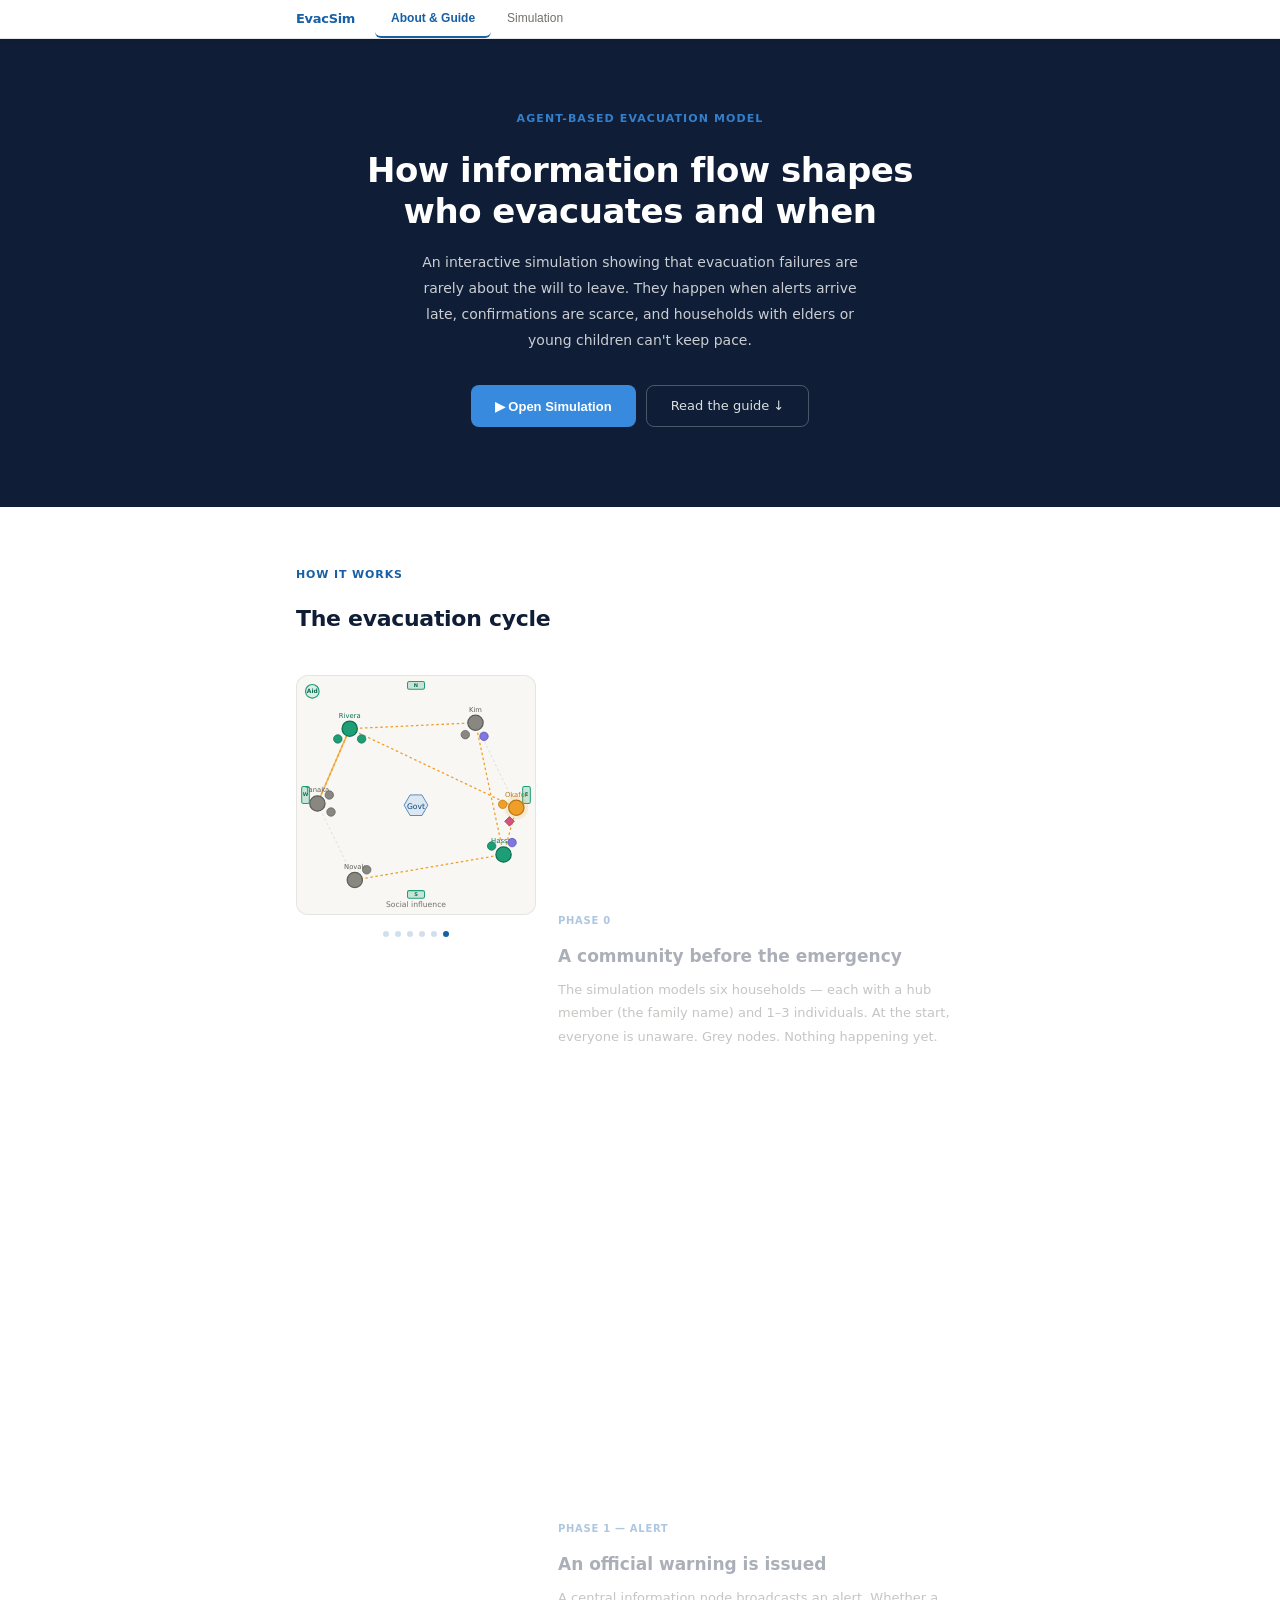
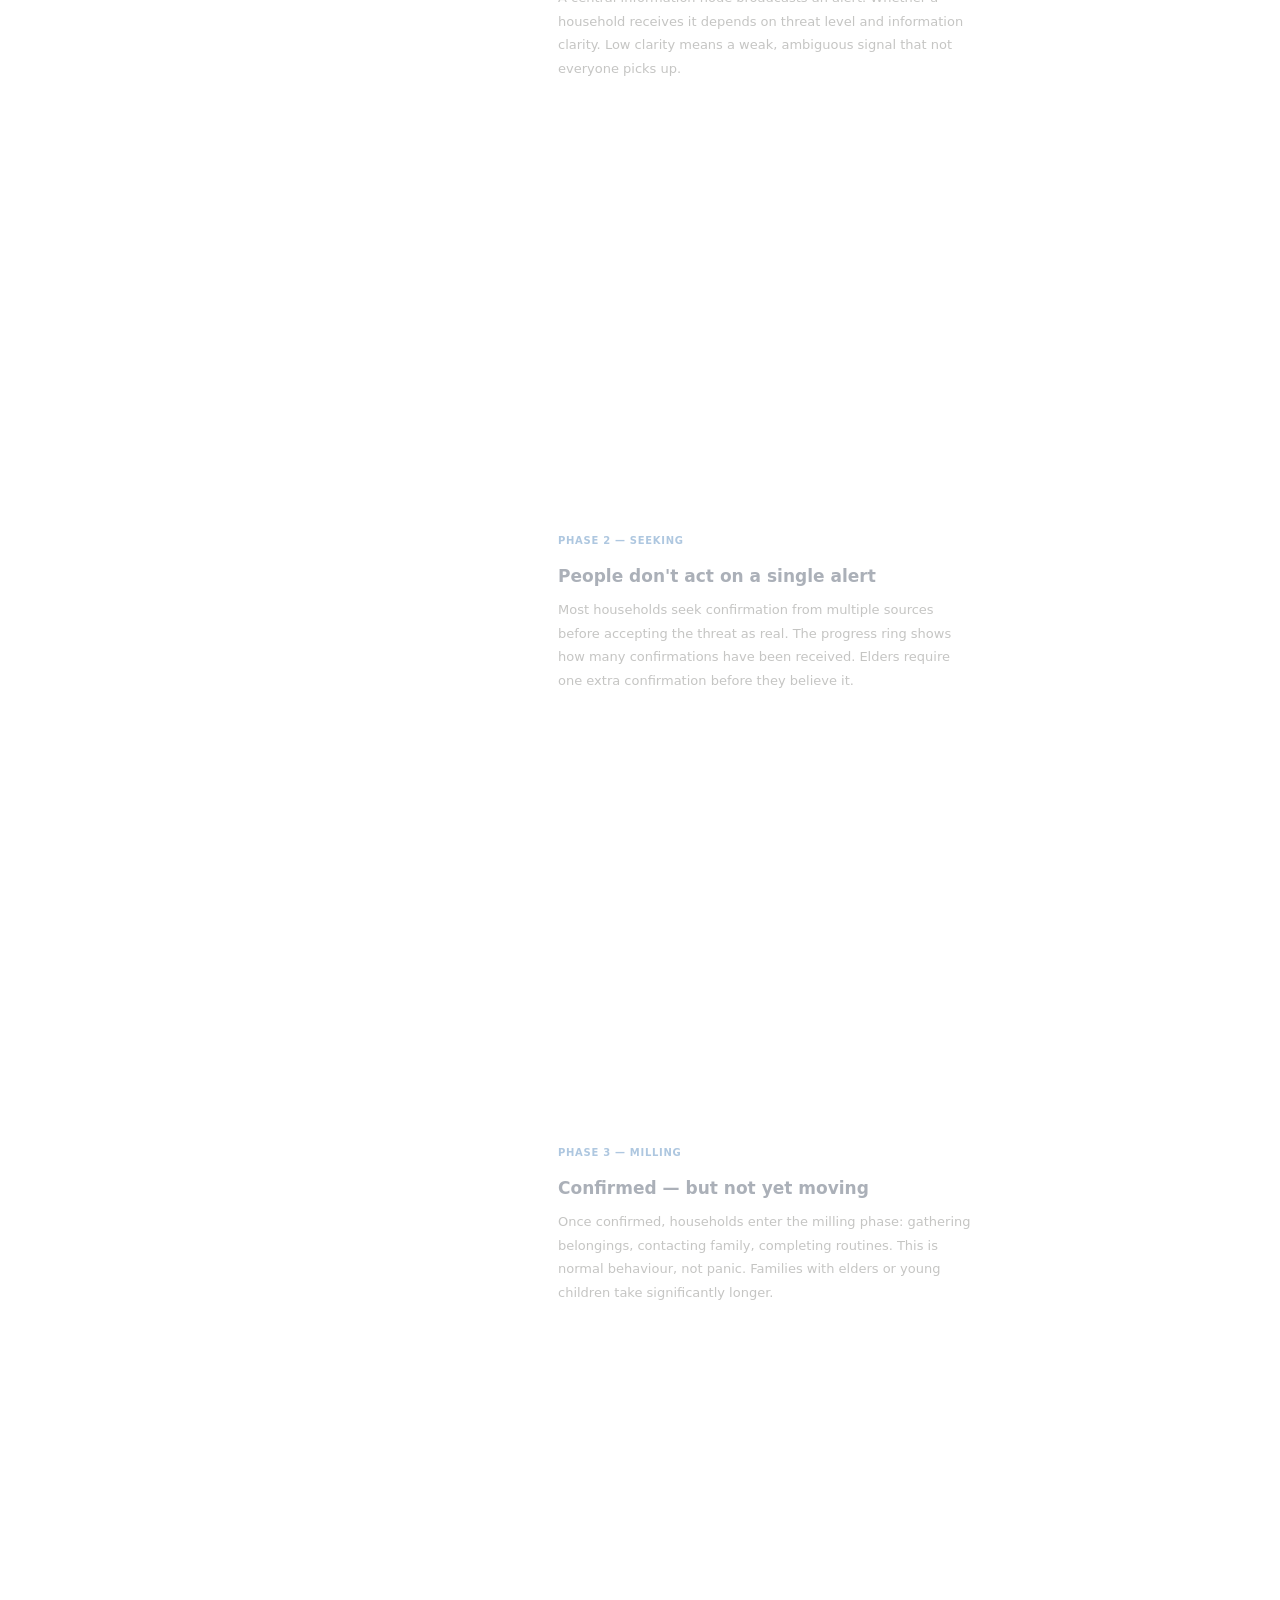
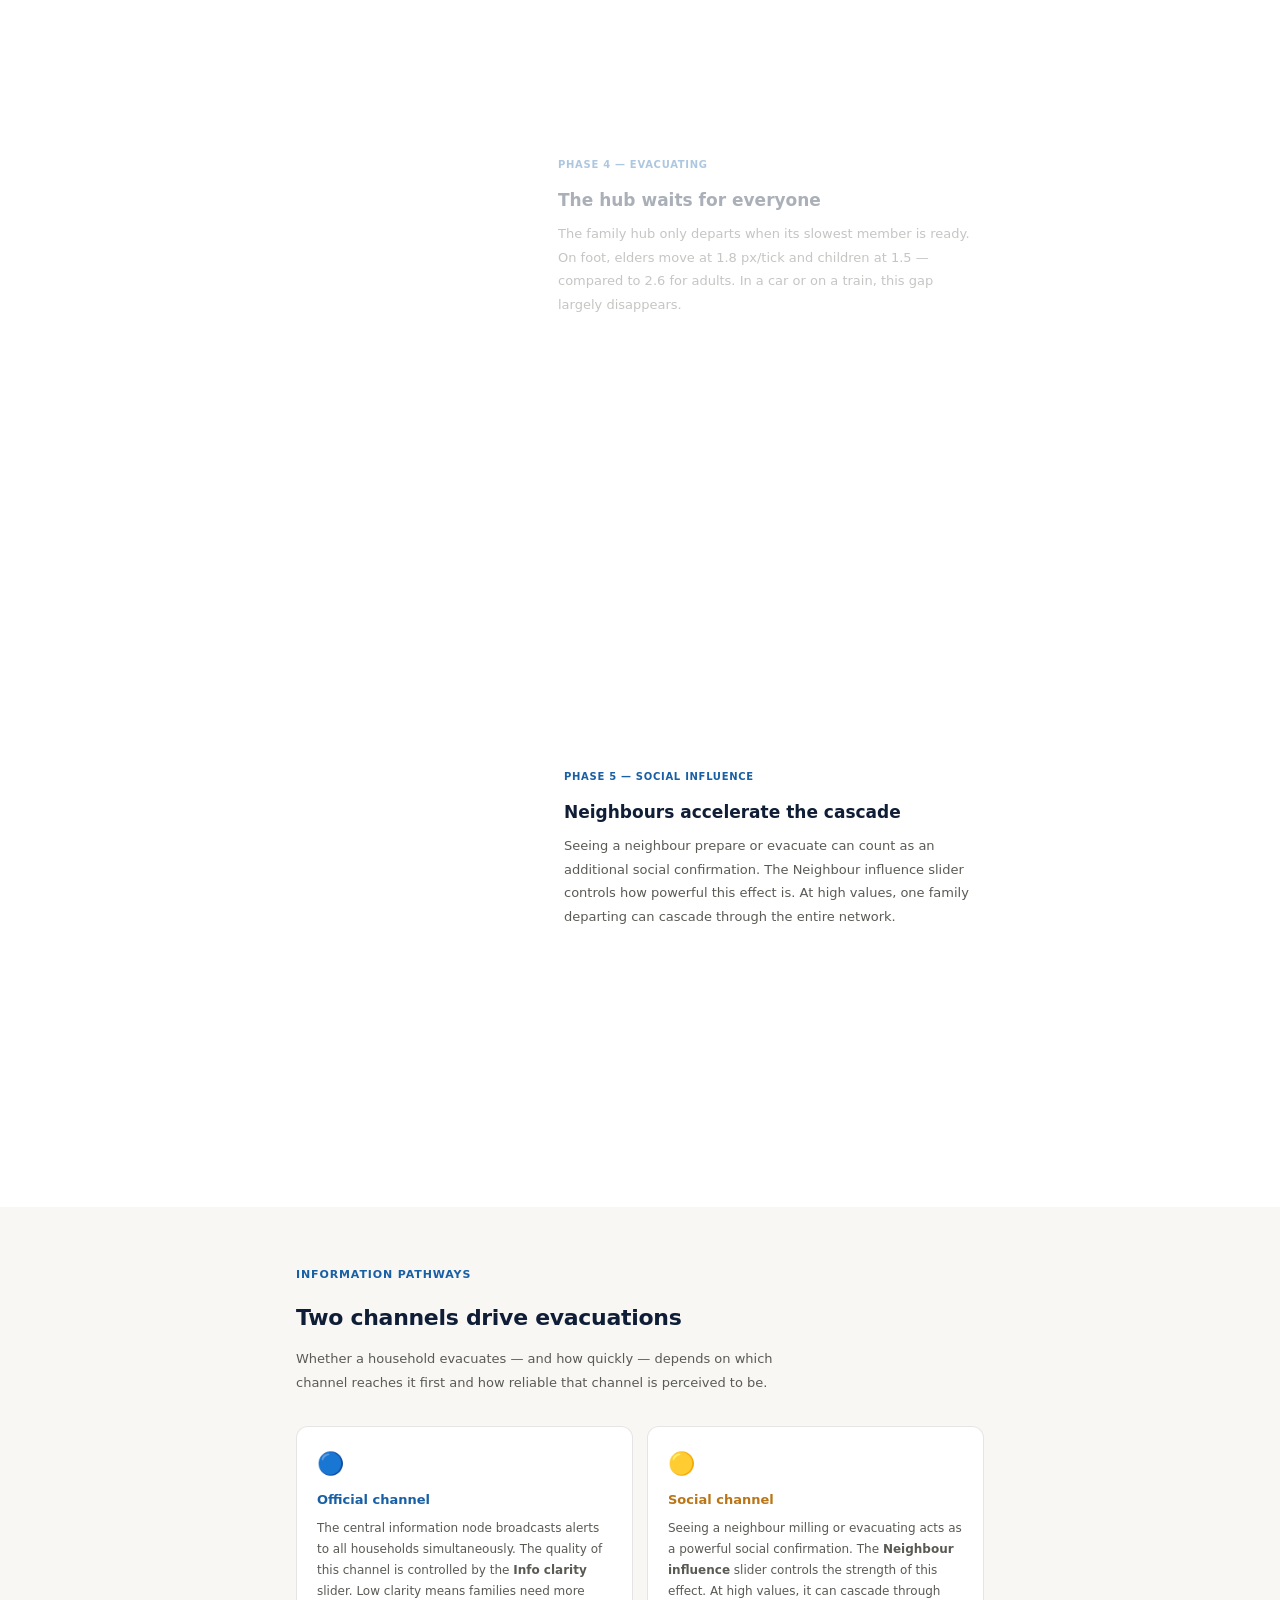
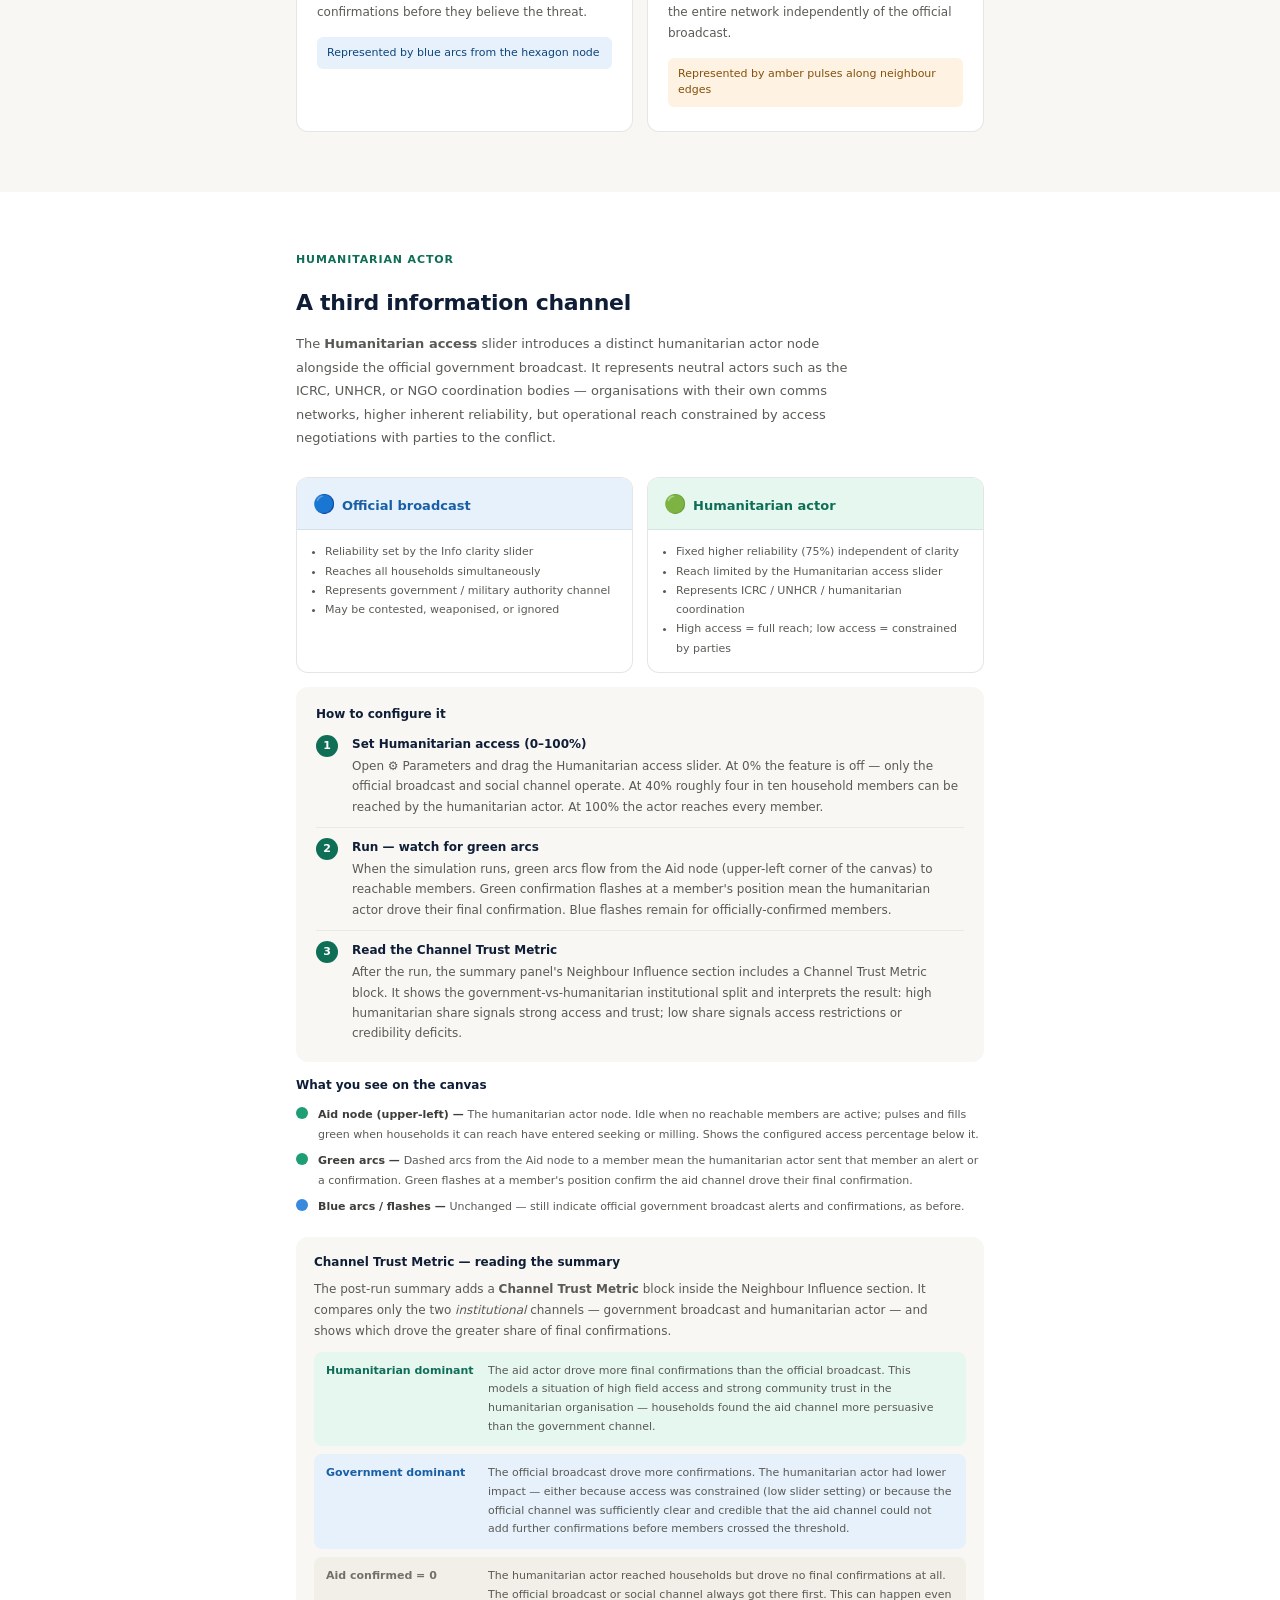
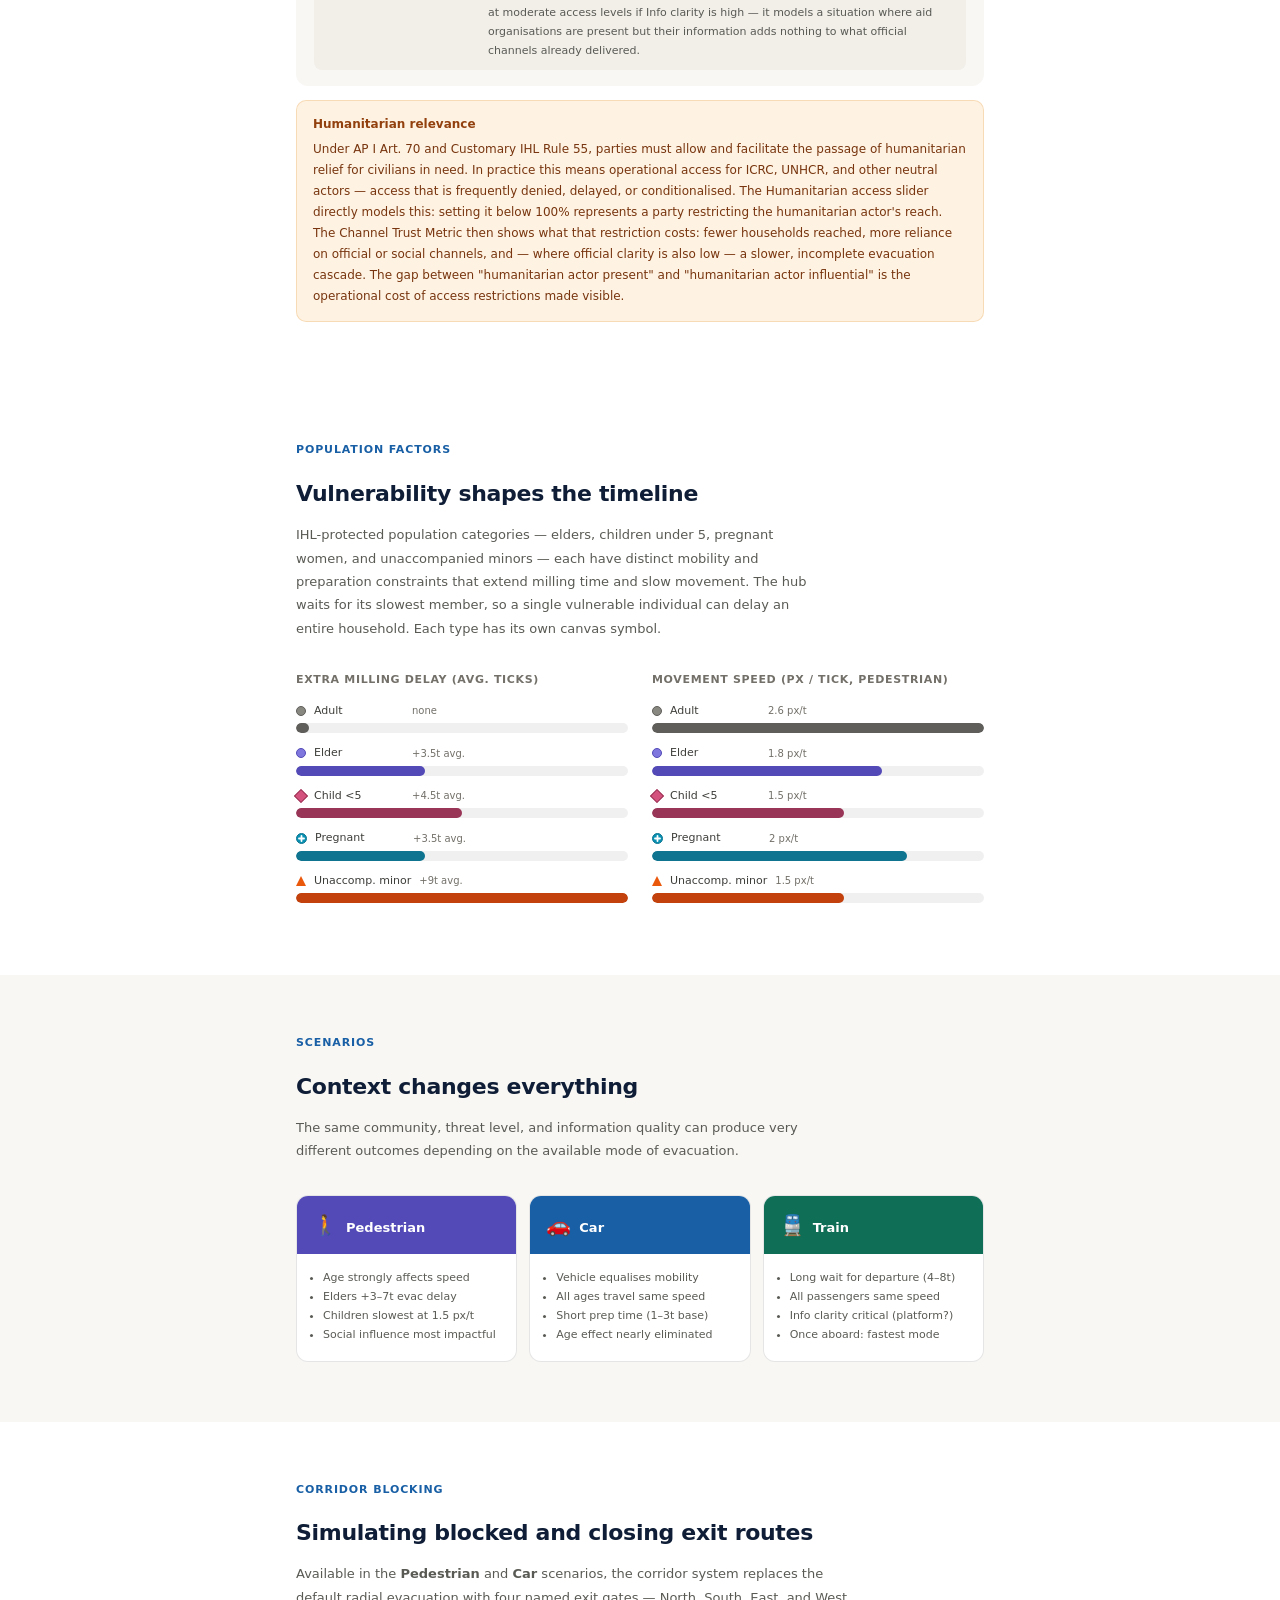
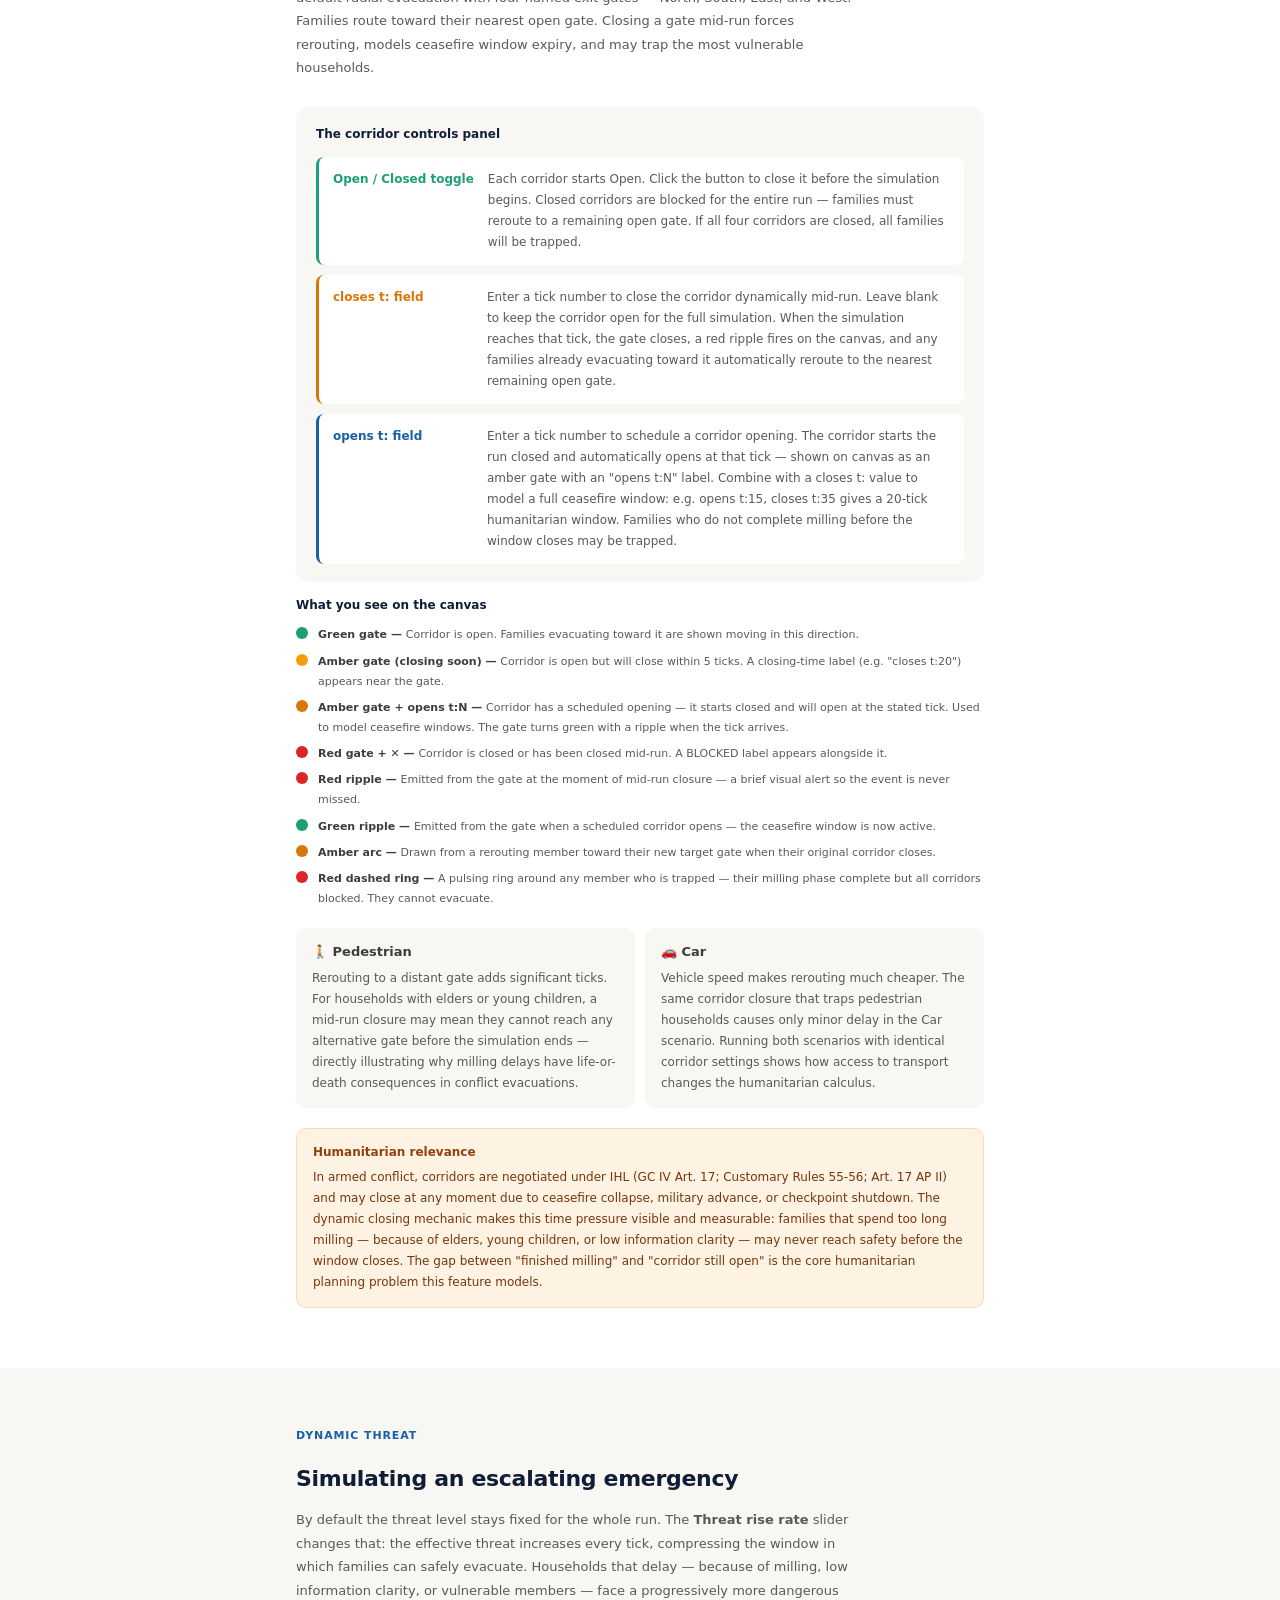
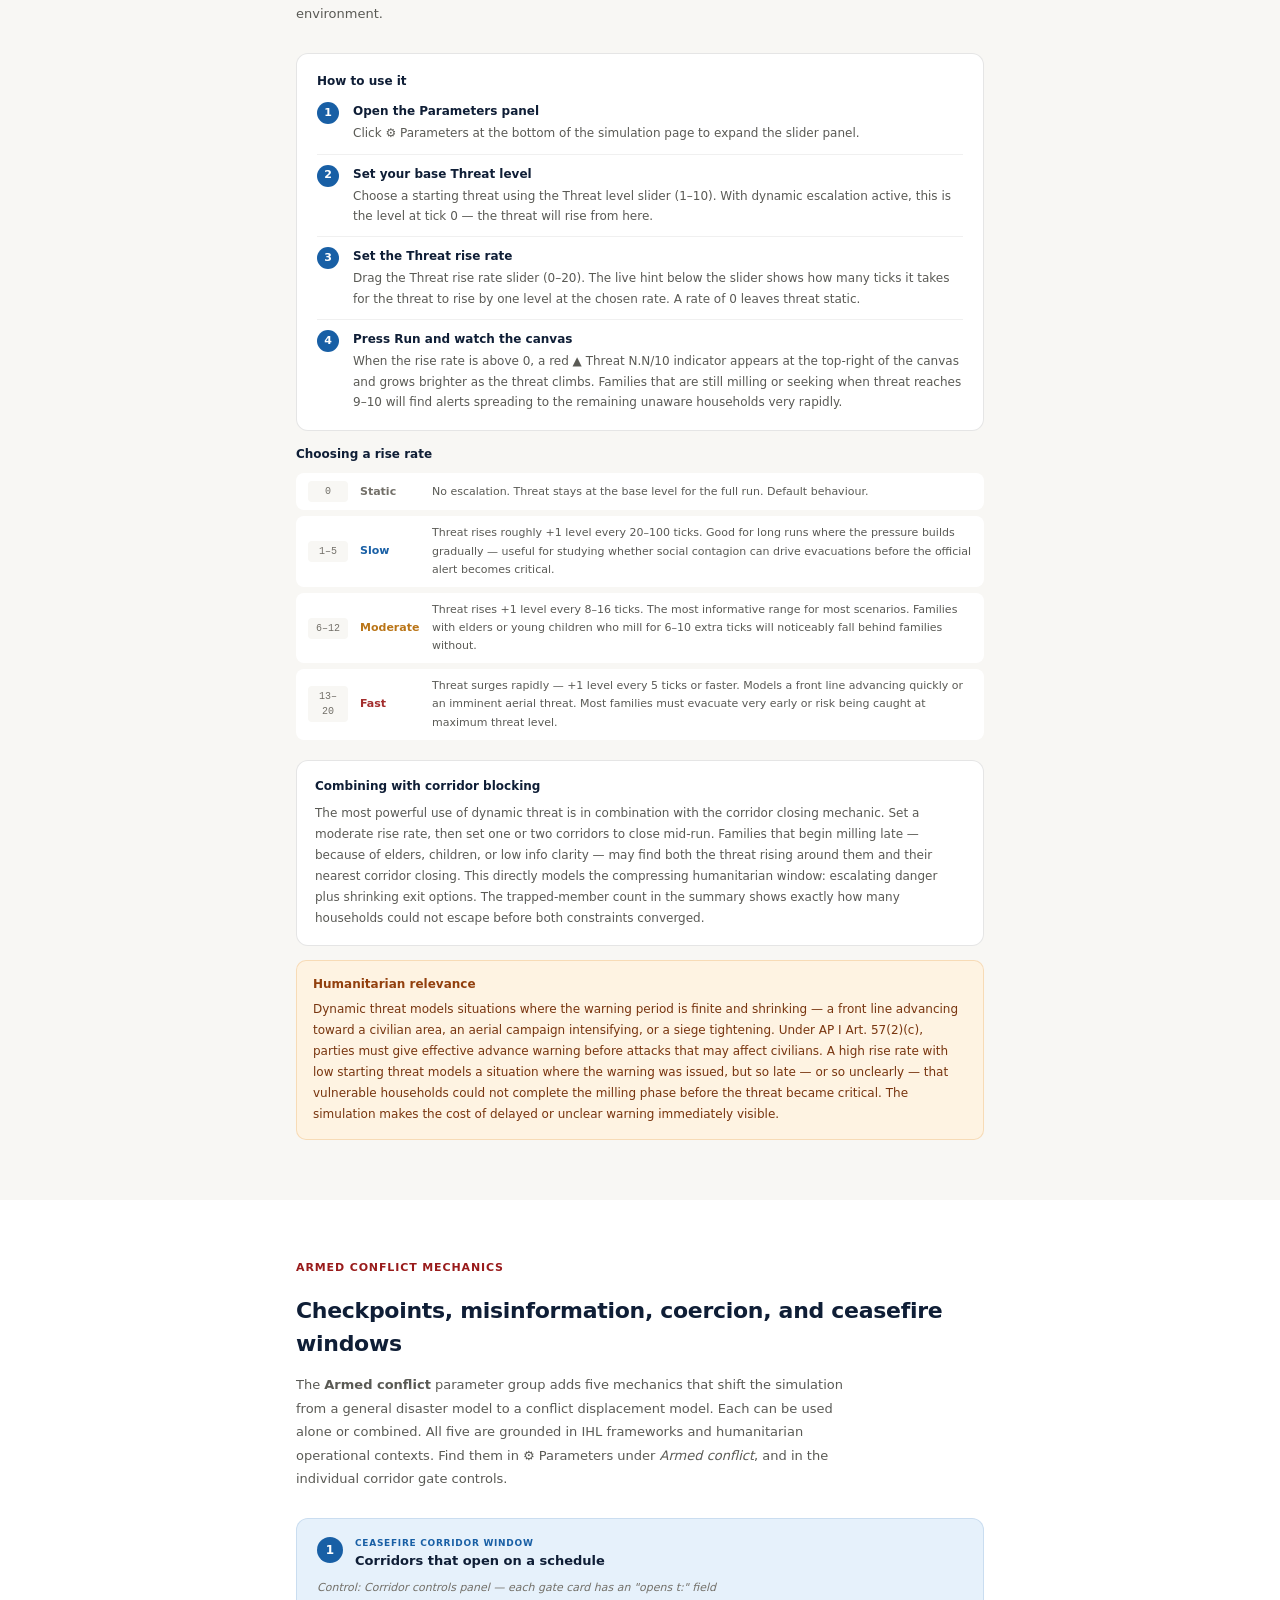
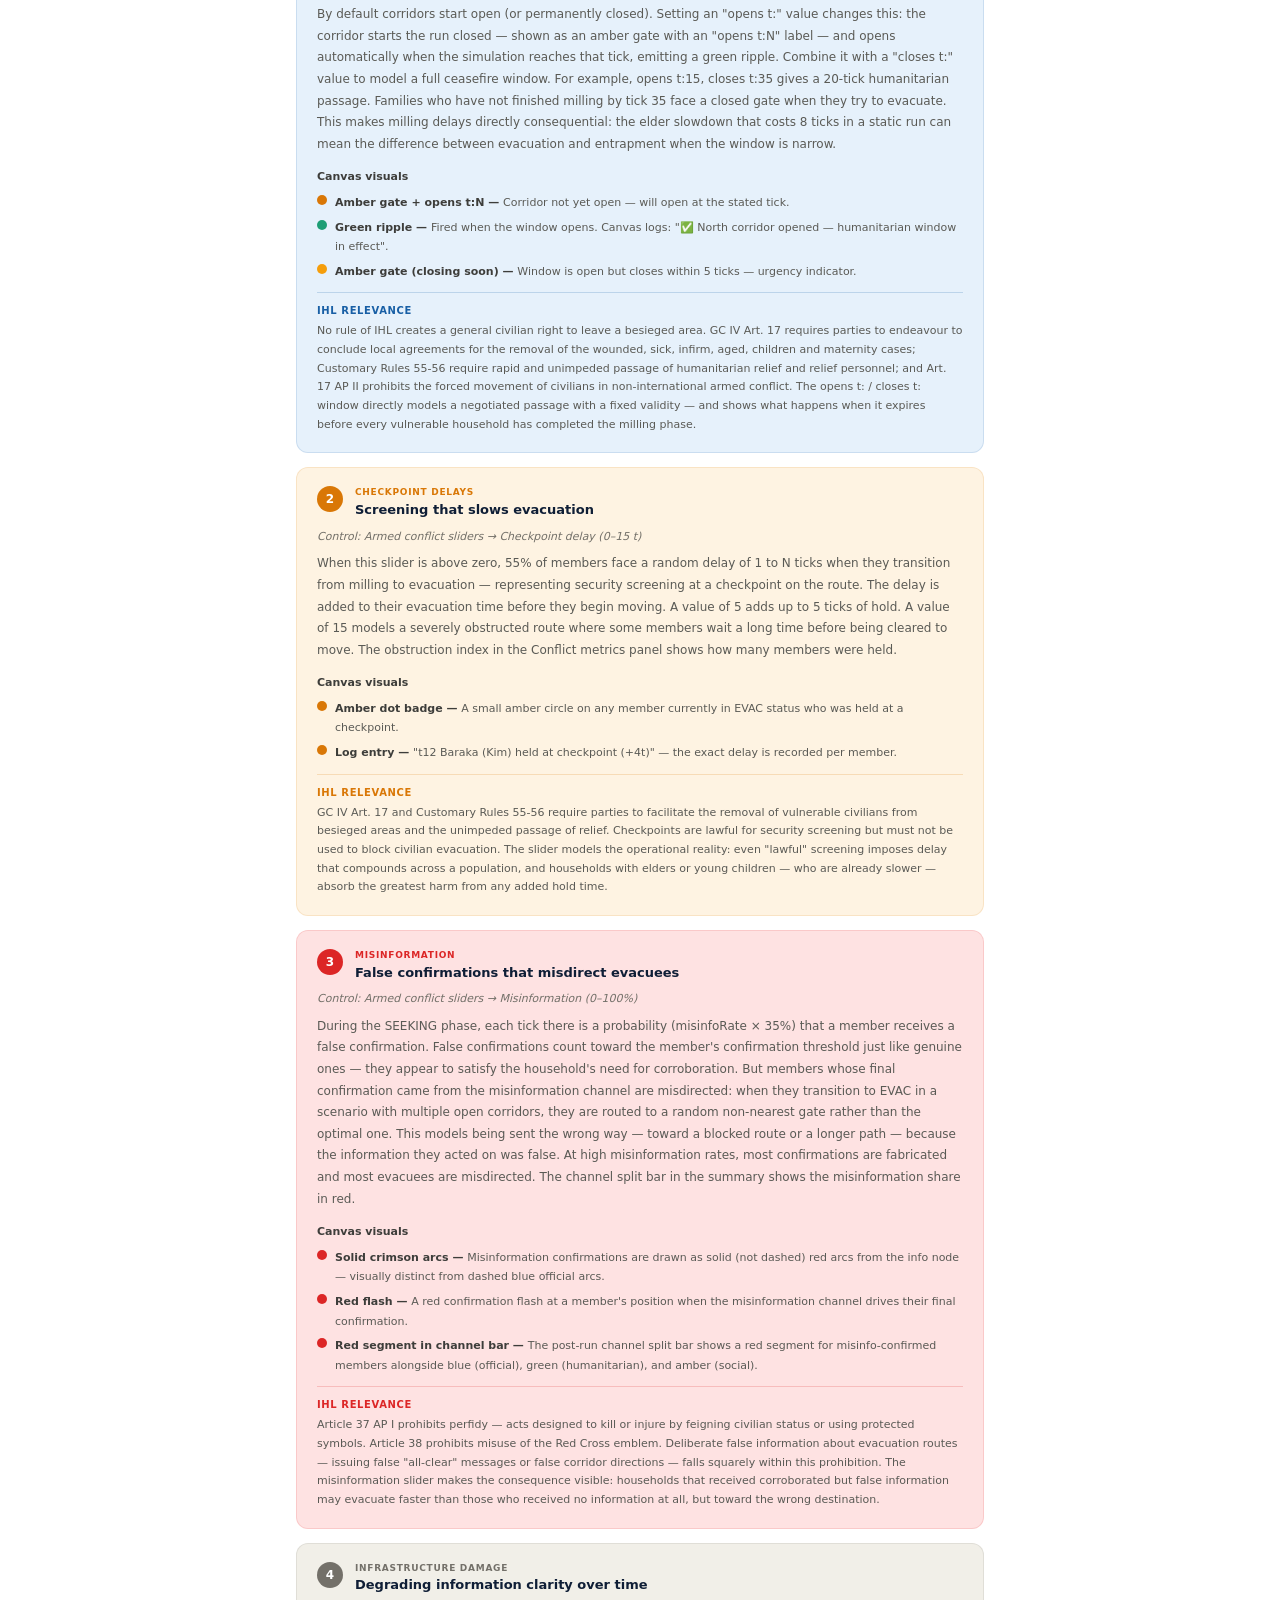
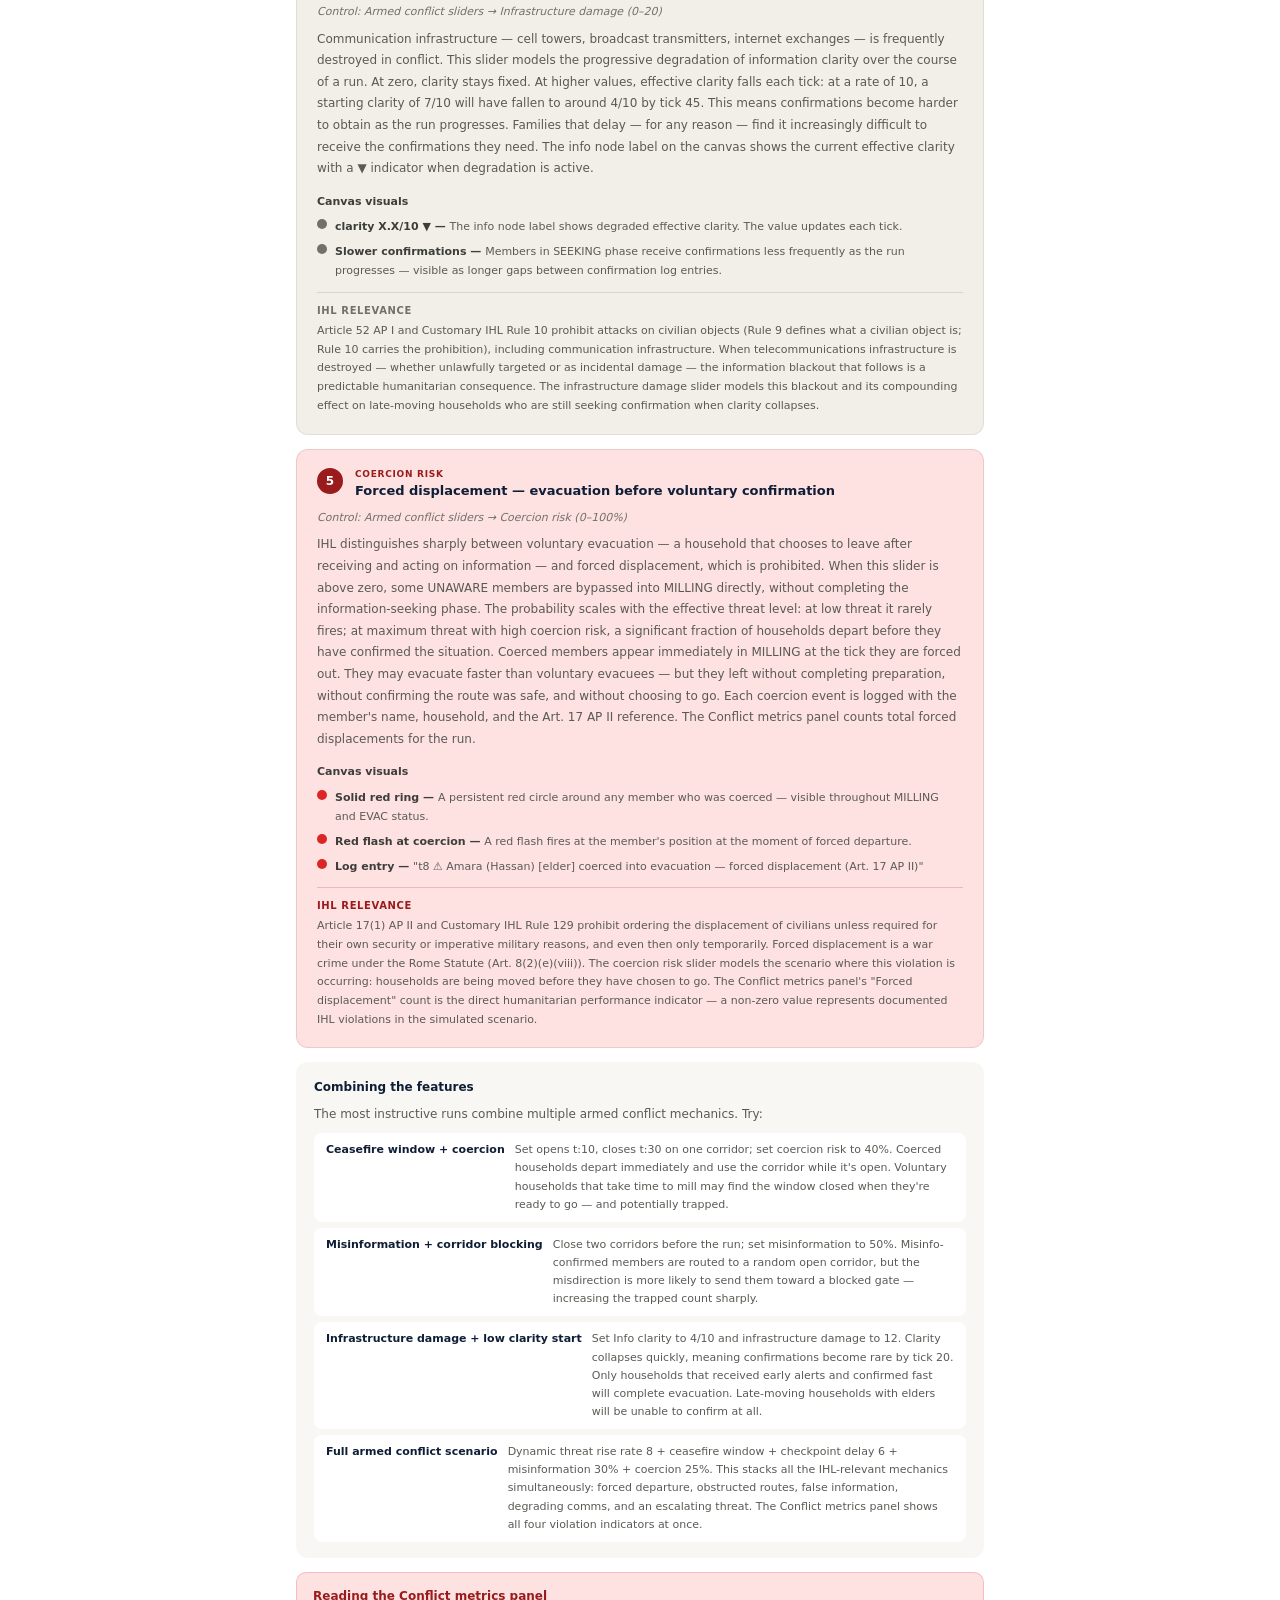
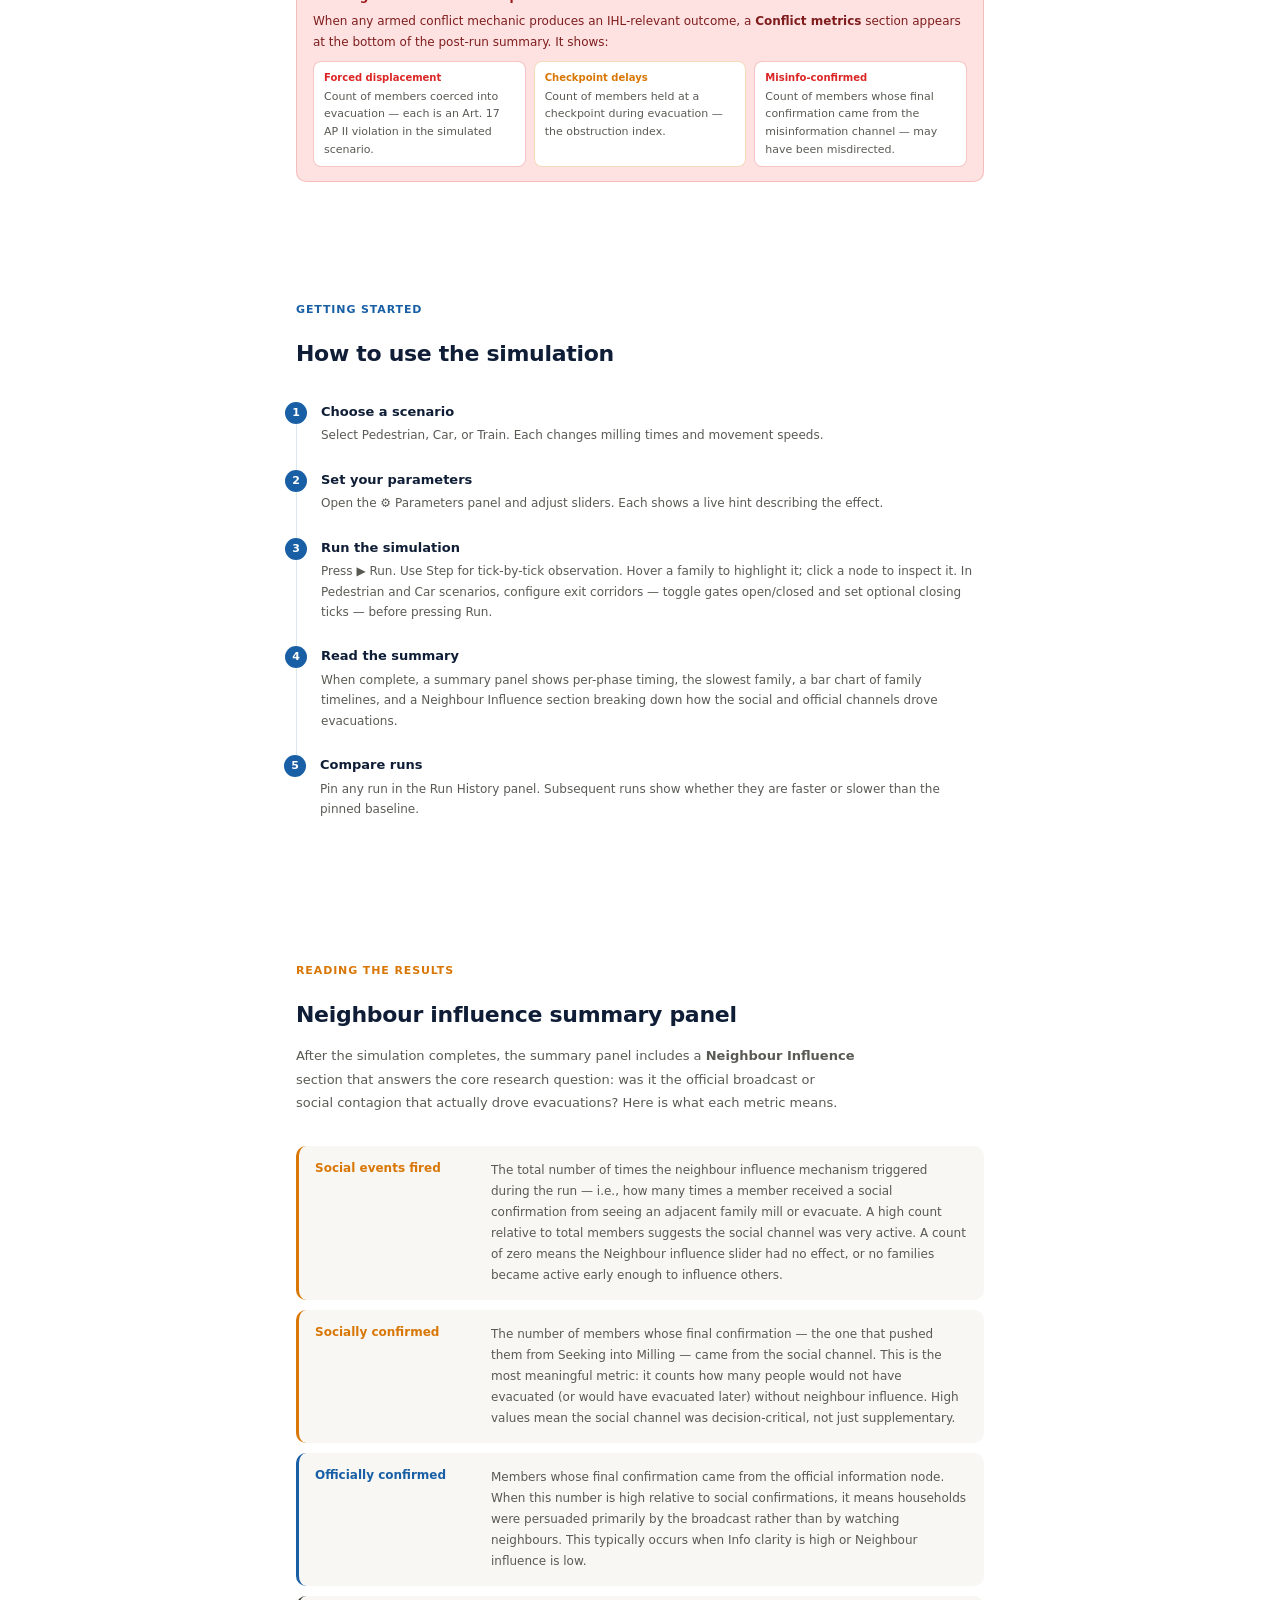
<file: static/behavioral_sim/index.html>
<!doctype html>
<html lang="en">
  <head>
    <meta charset="UTF-8" />
    <link rel="icon" type="image/svg+xml" href="/static/behavioral_sim/assets/etc-icon-Dq6R0h9_.svg">
    <link rel="icon" type="image/png" sizes="256x256" href="/static/behavioral_sim/assets/etc-icon-CiMj511Q.png">
    <meta name="viewport" content="width=device-width, initial-scale=1.0" />
    <title>Evacuation Simulation</title>
    <link rel="stylesheet" href="/static/exodus.css" />
    <script type="module" crossorigin src="/static/behavioral_sim/assets/index-DCDqdt2P.js"></script>
    <link rel="stylesheet" crossorigin href="/static/behavioral_sim/assets/index-JA-Q5im7.css">
  </head>
  <body>
    <div id="root"></div>
  </body>
</html>
</file>
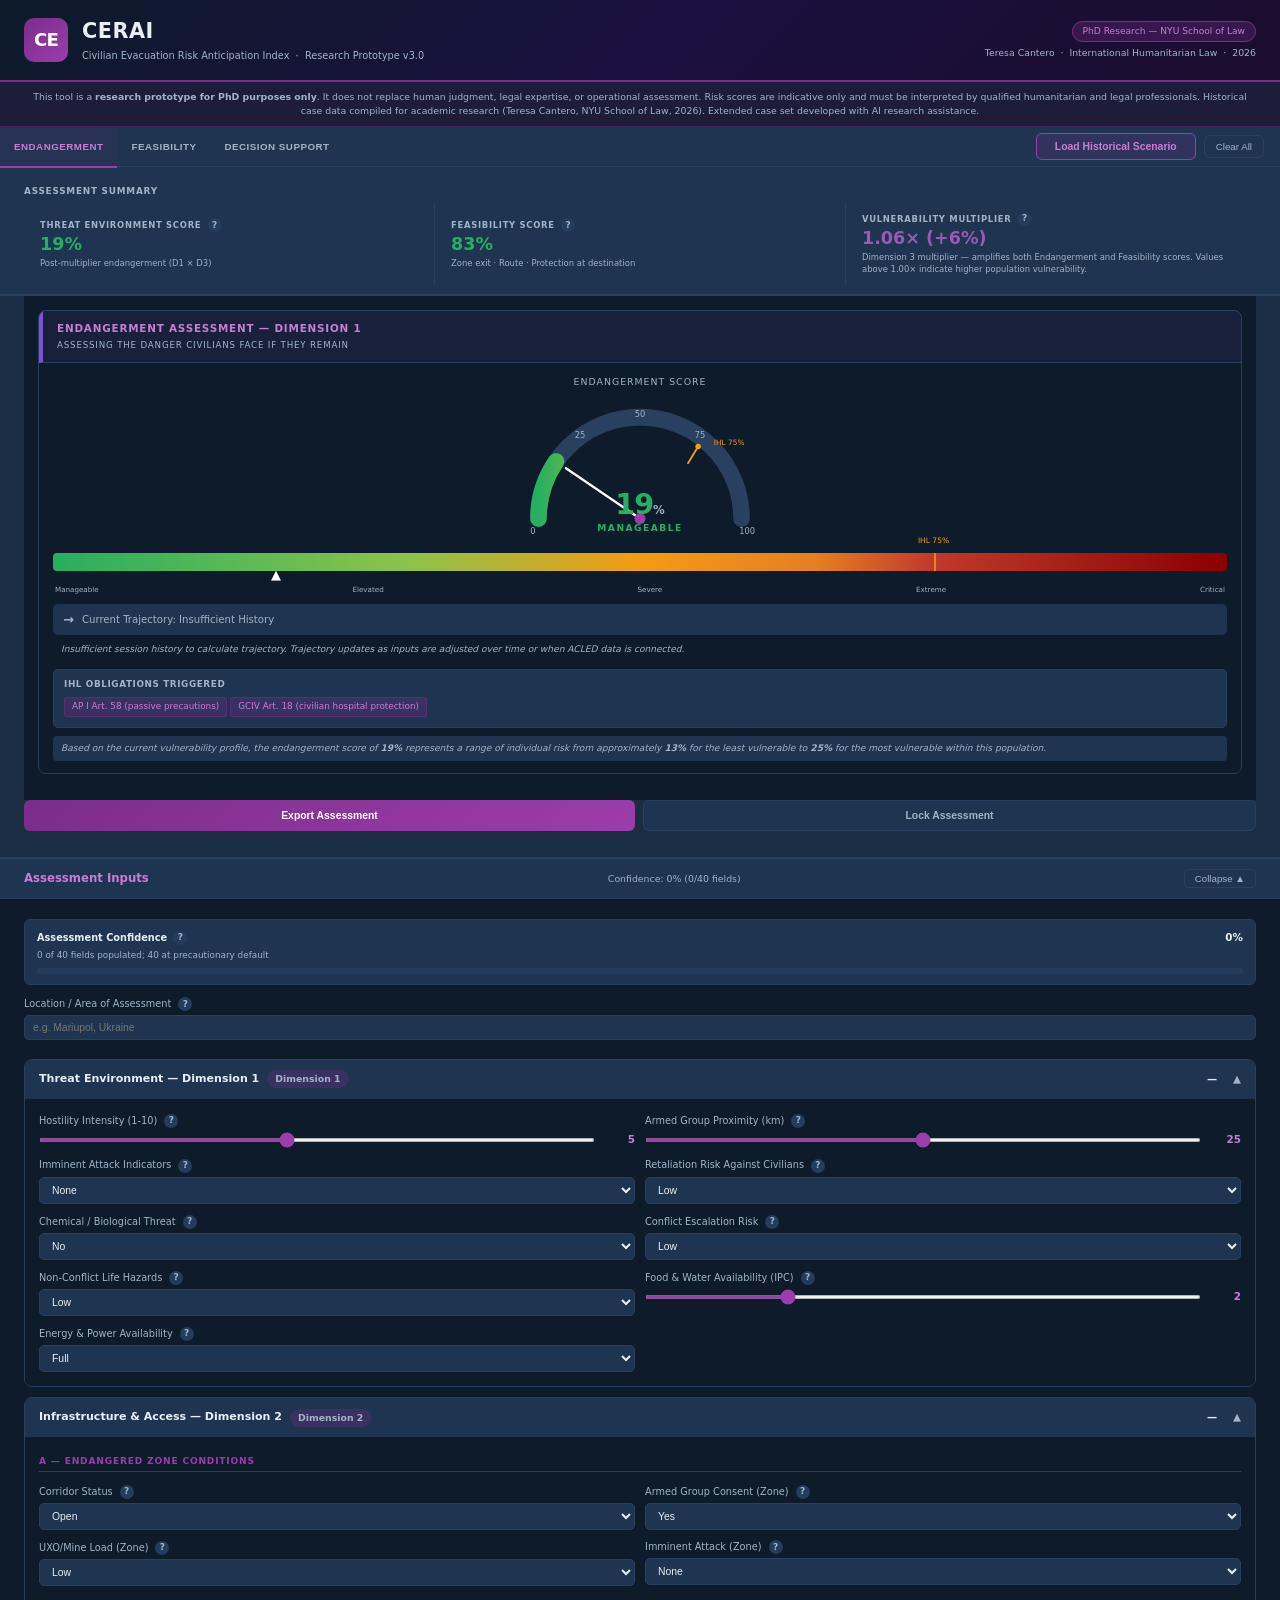
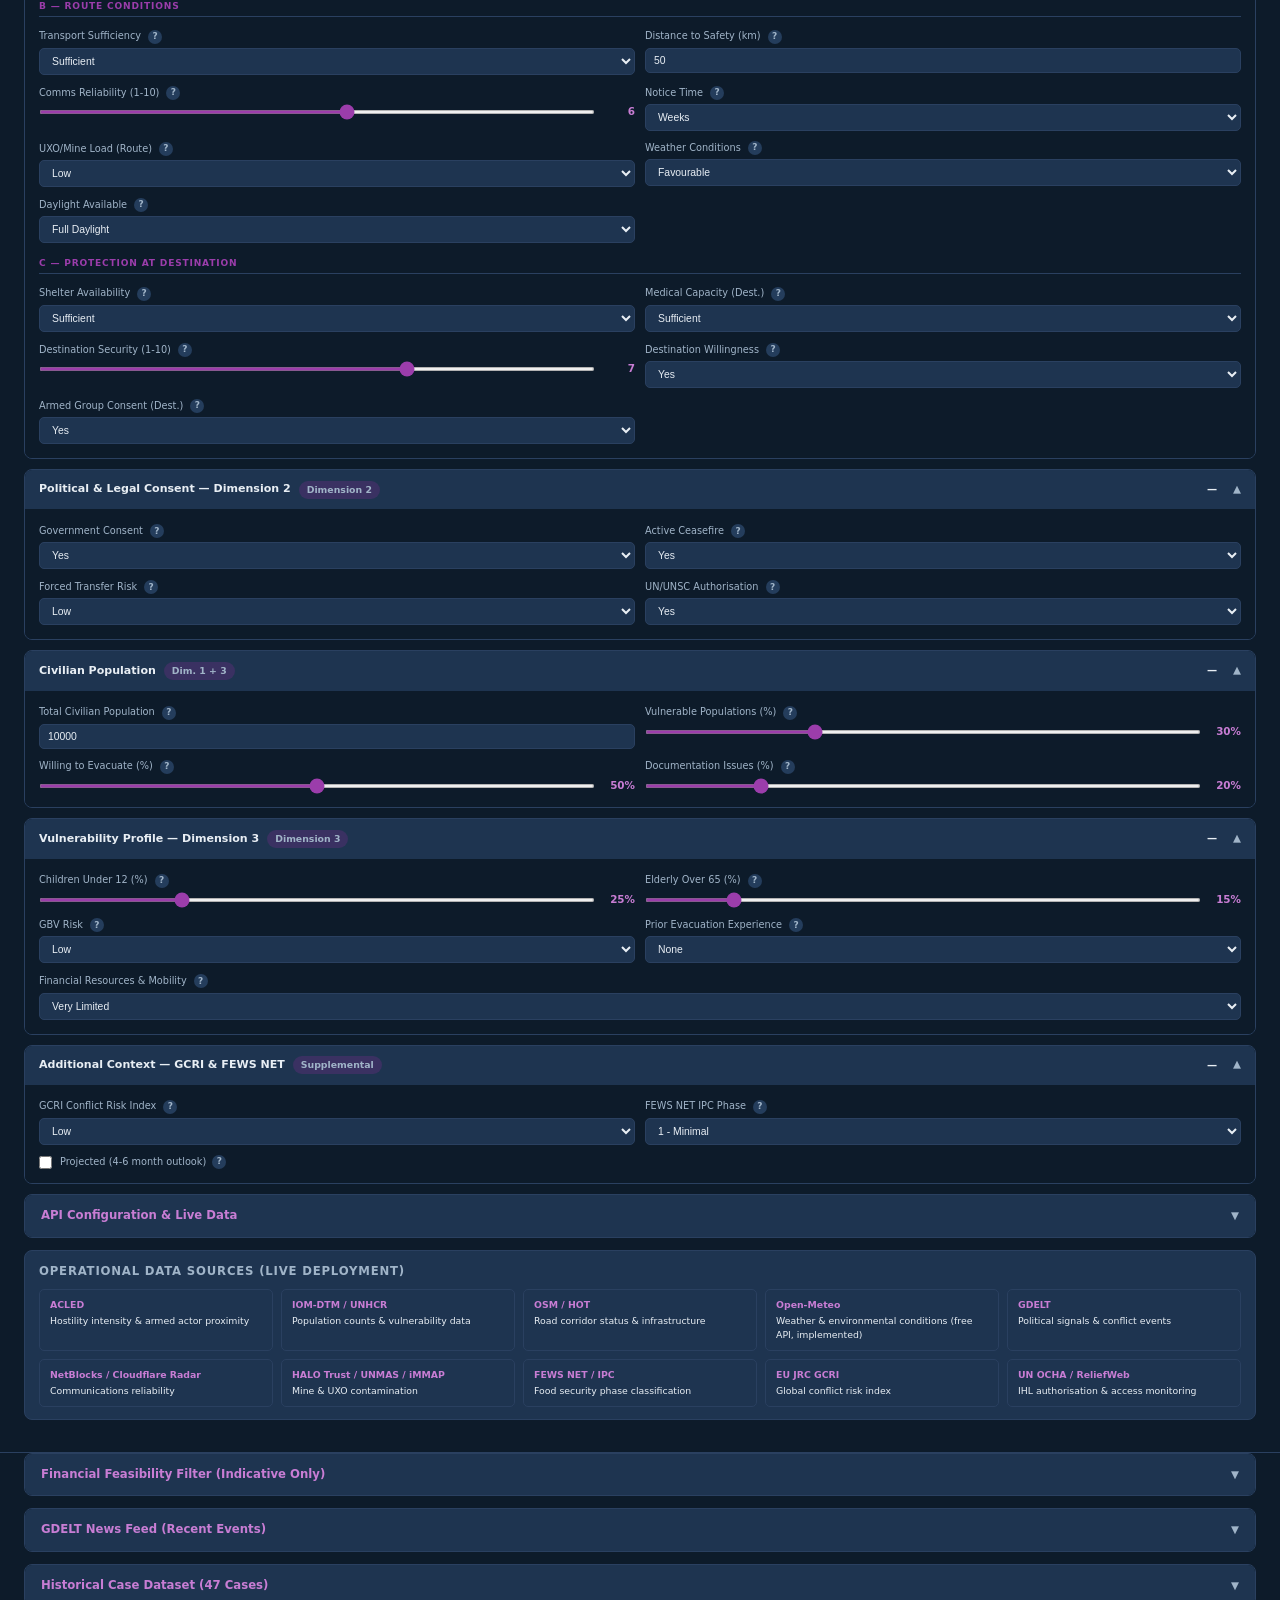
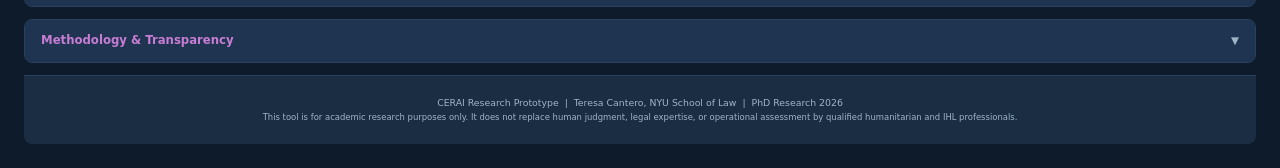
<file: static/risk_assessment.html>
<!DOCTYPE html>
<html lang="en">
<head>
<meta charset="UTF-8">
<meta name="viewport" content="width=device-width, initial-scale=1.0">
<title>CERAI — Civilian Evacuation Risk Anticipation Index</title>
<link rel="stylesheet" href="/static/exodus.css">
<style>
:root {
  --bg: #0d1b2a;
  --bg2: #1a2d42;
  --bg3: #1e3450;
  --bg4: #243d5c;
  --purple: #7b2d8b;
  --purple2: #9b3dab;
  --accent: #c87dd4;
  --text: #e8eef4;
  --text2: #a0b4c8;
  --border: #2a4060;
  --green: #27ae60;
  --yellow: #f39c12;
  --orange: #e67e22;
  --red: #c0392b;
  --extreme: #8e44ad;
}
*{box-sizing:border-box;margin:0;padding:0}
body{font-family:'Segoe UI',system-ui,sans-serif;background:var(--bg);color:var(--text);line-height:1.5;font-size:13px}
a{color:var(--accent)}
h1{font-size:1.6rem;font-weight:700;letter-spacing:.5px}
h2{font-size:1.1rem;font-weight:600;color:var(--accent);margin-bottom:8px}
h3{font-size:.9rem;font-weight:600;color:var(--text2);text-transform:uppercase;letter-spacing:.8px;margin-bottom:6px}

.header{background:linear-gradient(135deg,#0d1b2a 0%,#1a1040 50%,#1a0d2e 100%);border-bottom:2px solid var(--purple);padding:16px 24px;display:flex;align-items:center;justify-content:space-between;flex-wrap:wrap;gap:12px}
.header-left{display:flex;align-items:center;gap:14px}
.logo{width:44px;height:44px;background:linear-gradient(135deg,var(--purple),var(--purple2));border-radius:10px;display:flex;align-items:center;justify-content:center;font-size:1.4rem;font-weight:900;color:#fff;letter-spacing:-1px;flex-shrink:0}
.header-sub{font-size:.75rem;color:var(--text2);margin-top:2px}
.header-right{text-align:right}
.badge{display:inline-block;background:rgba(123,45,139,.3);border:1px solid var(--purple);color:var(--accent);font-size:.7rem;padding:3px 10px;border-radius:20px;margin-bottom:4px}

.disclaimer{background:rgba(123,45,139,.15);border-bottom:1px solid rgba(123,45,139,.4);padding:8px 24px;font-size:.72rem;color:var(--text2);text-align:center}

.alert-banner{background:rgba(231,76,60,.2);border:1px solid #e74c3c;border-radius:6px;padding:10px 14px;margin:8px 24px;display:flex;align-items:center;justify-content:space-between;font-size:.8rem;color:#e74c3c}
.alert-banner button{background:transparent;border:none;color:#e74c3c;cursor:pointer;font-size:1.1rem;padding:0 4px}

.btn-clear{padding:5px 11px;border-radius:6px;border:1px solid var(--border);background:transparent;color:var(--text2);font-size:.75rem;cursor:pointer;transition:all .2s}
.btn-clear:hover{border-color:var(--text2);color:var(--text)}

.input-panel{padding:20px 24px;overflow-y:auto;border-right:1px solid var(--border)}
.cat-section{margin-bottom:10px;border:1px solid var(--border);border-radius:8px;overflow:hidden}
.cat-header{background:var(--bg3);padding:10px 14px;cursor:pointer;display:flex;align-items:center;justify-content:space-between;user-select:none;transition:background .15s}
.cat-header:hover{background:var(--bg4)}
.cat-title{display:flex;align-items:center;gap:8px;font-weight:600;font-size:.85rem}
.cat-weight{font-size:.72rem;color:var(--text2);background:rgba(123,45,139,.3);padding:2px 8px;border-radius:10px}
.cat-score-preview{font-size:.78rem;font-weight:700;padding:2px 8px;border-radius:4px}
.cat-arrow{font-size:.8rem;color:var(--text2);transition:transform .2s}
.cat-arrow.open{transform:rotate(180deg)}
.cat-body{padding:14px;background:var(--bg);display:grid;grid-template-columns:1fr 1fr;gap:10px}
@media(max-width:600px){.cat-body{grid-template-columns:1fr}}
.cat-body.closed{display:none}
.subsection-label{grid-column:1/-1;font-size:.7rem;font-weight:700;color:var(--purple2);text-transform:uppercase;letter-spacing:.8px;padding:4px 0 2px;border-bottom:1px solid var(--border);margin-bottom:2px}
.field{display:flex;flex-direction:column;gap:3px}
.field.full{grid-column:1/-1}
.field label{font-size:.75rem;color:var(--text2);font-weight:500;display:flex;align-items:center;gap:4px;flex-wrap:wrap}
.field input[type=range]{width:100%;accent-color:var(--purple2);height:4px;cursor:pointer}
.range-row{display:flex;align-items:center;gap:8px}
.range-val{min-width:32px;text-align:right;font-size:.8rem;font-weight:600;color:var(--accent)}
.field select,.field input[type=number]{width:100%;background:var(--bg3);border:1px solid var(--border);color:var(--text);padding:6px 8px;border-radius:5px;font-size:.8rem;outline:none;transition:border-color .2s}
.field select:focus,.field input[type=number]:focus{border-color:var(--purple2)}
.field select option{background:var(--bg3)}
.field input[type=text]{width:100%;background:var(--bg3);border:1px solid var(--border);color:var(--text);padding:6px 8px;border-radius:5px;font-size:.8rem;outline:none;transition:border-color .2s}
.field input[type=text]:focus{border-color:var(--purple2)}

.src-cred{font-size:.65rem;background:var(--bg4);border:1px solid var(--border);color:var(--text2);padding:1px 4px;border-radius:3px;cursor:pointer;width:auto;flex-shrink:0;display:none;margin-left:4px}
.src-cred.shown{display:inline-block}
.fresh-tag{font-size:.62rem;padding:1px 5px;border-radius:3px;background:rgba(39,174,96,.2);border:1px solid #27ae60;color:#27ae60;margin-left:4px}
.fresh-tag-amber{background:rgba(243,156,18,.2);border-color:#f39c12;color:#f39c12}
.fresh-tag-red{background:rgba(192,57,43,.2);border-color:#c0392b;color:#c0392b}

.q{display:inline-flex;align-items:center;justify-content:center;width:14px;height:14px;border-radius:50%;background:var(--bg4);color:var(--text2);font-size:9px;font-weight:700;cursor:help;position:relative;vertical-align:middle;margin-left:3px;flex-shrink:0}

.output-panel{padding:16px;background:var(--bg2);overflow-y:auto;max-height:100vh}
@media(max-width:960px){.output-panel{position:static;max-height:none;width:100%;border-top:1px solid var(--border)}}

.conf-bar{background:var(--bg3);border:1px solid var(--border);border-radius:6px;padding:10px 12px;margin-bottom:12px;font-size:.75rem}
.conf-bar-track{height:6px;background:var(--bg4);border-radius:3px;margin-top:6px;overflow:hidden}
.conf-bar-fill{height:100%;border-radius:3px;transition:width .4s}

.out-panel{border-radius:8px;border:1px solid var(--border);margin-bottom:12px;overflow:hidden}
.out-panel-header{padding:10px 14px;font-size:.8rem;font-weight:700;text-transform:uppercase;letter-spacing:.8px;border-bottom:1px solid var(--border)}
.out-panel-body{padding:12px 14px;background:var(--bg)}
.panel-a .out-panel-header{border-left:4px solid #7b52d4;background:rgba(123,82,212,.1)}
.panel-b .out-panel-header{border-left:4px solid #e67e22;background:rgba(230,126,34,.1)}
.panel-c .out-panel-header{border-left:4px solid #1abc9c;background:rgba(26,188,156,.1)}

.gauge-container{text-align:center;margin-bottom:10px}
.gauge-wrap{position:relative;display:inline-block}
.gauge-label-top{font-size:.72rem;color:var(--text2);text-transform:uppercase;letter-spacing:1px;margin-bottom:4px;text-align:center}
.score-display{position:absolute;bottom:8px;left:50%;transform:translateX(-50%);text-align:center;white-space:nowrap}
.score-number{font-size:2.2rem;font-weight:900;line-height:1;letter-spacing:-1px}
.score-pct{font-size:.9rem;font-weight:600;color:var(--text2)}
.risk-label{font-size:.7rem;font-weight:700;text-transform:uppercase;letter-spacing:1.5px;margin-top:2px}

.spectrum-bar{position:relative;height:18px;border-radius:4px;margin:8px 0 4px;background:linear-gradient(to right,#27ae60 0%,#8bc34a 30%,#f39c12 50%,#e67e22 65%,#c0392b 75%,#8b0000 100%)}
.spectrum-pointer{position:absolute;bottom:-10px;transform:translateX(-50%);font-size:13px;color:#fff;transition:left .4s ease;line-height:1}
.spectrum-labels{display:flex;justify-content:space-between;font-size:.55rem;color:var(--text2);margin-top:14px;padding:0 2px}

.traj-box{display:flex;align-items:center;gap:8px;font-size:.78rem;padding:6px 10px;background:var(--bg3);border-radius:5px;margin-top:8px}
.traj-arrow{font-size:1rem;font-weight:700}
.time-thresh{font-size:.72rem;color:var(--text2);margin-top:6px;font-style:italic}

.mini-gauge-row{margin-bottom:10px}
.mini-gauge-label{display:flex;justify-content:space-between;align-items:center;font-size:.75rem;margin-bottom:4px}
.mini-gauge-track{height:12px;background:var(--bg3);border-radius:6px;overflow:hidden}
.mini-gauge-fill{height:100%;border-radius:6px;transition:width .4s}
.mini-gauge-val{font-size:.8rem;font-weight:700;color:var(--accent)}

.constraint-flag{font-size:.75rem;background:rgba(230,126,34,.15);border:1px solid rgba(230,126,34,.4);color:#e67e22;padding:6px 10px;border-radius:5px;margin-top:8px}
.combined-feas{text-align:center;padding:10px 0;font-size:2.2rem;font-weight:900;letter-spacing:-1px;line-height:1}
.feas-note{font-size:.68rem;color:var(--text2);font-style:italic;margin-top:6px}

.briefing-section{margin-bottom:12px}
.briefing-section h4{font-size:.72rem;font-weight:700;color:var(--purple2);text-transform:uppercase;letter-spacing:.6px;margin-bottom:4px;padding-bottom:3px;border-bottom:1px solid rgba(42,64,96,.5)}
.briefing-section p{font-size:.77rem;color:var(--text);line-height:1.6}
.briefing-section ul{padding-left:16px}
.briefing-section ul li{font-size:.75rem;color:var(--text2);margin-bottom:3px;line-height:1.5}

.ihl-article{display:inline-block;background:rgba(123,45,139,.3);border:1px solid rgba(123,45,139,.5);color:var(--accent);padding:2px 7px;border-radius:3px;margin:2px 3px 2px 0;font-size:.68rem}

.analogue-card{background:var(--bg3);border:1px solid var(--border);border-radius:5px;padding:8px 10px;margin-bottom:6px}
.analogue-card-header{display:flex;justify-content:space-between;align-items:flex-start;gap:6px;margin-bottom:4px}
.analogue-name{font-size:.75rem;font-weight:600;flex:1;line-height:1.3}
.analogue-score{font-size:.82rem;font-weight:700;flex-shrink:0}
.analogue-meta{font-size:.68rem;color:var(--text2);line-height:1.5}
.sim-bar{display:inline-block;height:4px;background:var(--purple2);border-radius:2px;vertical-align:middle;margin:0 3px}

.whatif-box{background:var(--bg3);border:1px solid var(--border);border-radius:6px;padding:10px 12px;margin-top:8px}
.whatif-label{font-size:.7rem;color:var(--text2);font-style:italic;margin-bottom:8px}
.whatif-select{width:100%;background:var(--bg4);border:1px solid var(--border);color:var(--text);padding:5px 8px;border-radius:5px;font-size:.78rem;margin-bottom:8px}
.whatif-result{font-size:.75rem;background:var(--bg4);border-radius:4px;padding:6px 8px;color:var(--accent);min-height:32px;margin-top:6px}


.assessment-summary{max-width:1400px;margin:0 auto;background:var(--bg3);border-bottom:2px solid var(--border);padding:10px 24px;display:flex;flex-wrap:wrap;align-items:stretch;gap:0}
.assessment-summary-label{font-size:.65rem;font-weight:700;color:var(--text2);text-transform:uppercase;letter-spacing:.7px;margin-bottom:4px}
.assessment-summary-val{font-size:1.35rem;font-weight:800;line-height:1}
.assessment-summary-sub{font-size:.65rem;color:var(--text2);margin-top:3px}
.assessment-summary-cell{flex:1;padding:8px 16px;border-right:1px solid var(--border);display:flex;flex-direction:column;justify-content:center}
.assessment-summary-cell:last-child{border-right:none}
.assessment-summary-title{font-size:.68rem;font-weight:700;color:var(--text2);text-transform:uppercase;letter-spacing:.8px;padding:8px 0 6px 0;flex:0 0 100%}

.action-btns{display:flex;gap:8px;margin-bottom:10px}
.btn-export{flex:1;padding:9px;background:linear-gradient(135deg,var(--purple),var(--purple2));border:none;border-radius:6px;color:#fff;font-size:.8rem;font-weight:600;cursor:pointer;transition:opacity .2s}
.btn-export:hover{opacity:.85}
.btn-lock{flex:1;padding:9px;background:var(--bg3);border:1px solid var(--border);border-radius:6px;color:var(--text2);font-size:.8rem;font-weight:600;cursor:pointer;transition:all .2s}
.btn-lock:hover{border-color:var(--text);color:var(--text)}

.snapshot-list{font-size:.73rem;background:var(--bg3);border:1px solid var(--border);border-radius:6px;padding:8px;margin-bottom:10px;display:none}
.snapshot-item{display:flex;align-items:center;justify-content:space-between;padding:4px 0;border-bottom:1px solid rgba(42,64,96,.4)}
.snapshot-item:last-child{border-bottom:none}
.snapshot-del{background:transparent;border:none;color:#e74c3c;cursor:pointer;font-size:.9rem;padding:0 4px}

.panel{margin:0 24px 12px;border:1px solid var(--border);border-radius:8px;overflow:hidden}
.panel-header{background:var(--bg3);padding:12px 16px;cursor:pointer;display:flex;align-items:center;justify-content:space-between;user-select:none}
.panel-header:hover{background:var(--bg4)}
.panel-header h2{margin:0;font-size:.9rem}
.panel-arrow{font-size:.8rem;color:var(--text2);transition:transform .2s}
.panel-arrow.open{transform:rotate(180deg)}
.panel-body{padding:16px;background:var(--bg);display:none}
.panel-body.open{display:block}

.hist-table{width:100%;border-collapse:collapse;font-size:.75rem}
.hist-table th{background:var(--bg3);padding:8px 10px;text-align:left;color:var(--text2);font-weight:600;border-bottom:1px solid var(--border);white-space:nowrap}
.hist-table td{padding:7px 10px;border-bottom:1px solid rgba(42,64,96,.5);vertical-align:top;line-height:1.4}
.hist-table tr:hover td{background:rgba(30,52,80,.5)}
.risk-chip{display:inline-block;padding:2px 8px;border-radius:3px;font-weight:700;font-size:.72rem}

.meth-section{margin-bottom:16px}
.meth-section h3{color:var(--accent);font-size:.82rem;margin-bottom:6px;border-bottom:1px solid var(--border);padding-bottom:4px}
.meth-section p{font-size:.78rem;color:var(--text2);line-height:1.6;margin-bottom:6px}
.formula-box{background:var(--bg3);border:1px solid var(--border);border-radius:5px;padding:10px 14px;font-family:monospace;font-size:.75rem;color:#a0d4ff;margin:8px 0;overflow-x:auto}
.data-table{width:100%;border-collapse:collapse;font-size:.72rem;margin-top:6px}
.data-table th{background:var(--bg3);padding:6px 10px;text-align:left;color:var(--text2);border-bottom:1px solid var(--border)}
.data-table td{padding:5px 10px;border-bottom:1px solid rgba(42,64,96,.4);color:var(--text2)}
.limitations li{font-size:.78rem;color:var(--text2);margin-left:16px;margin-bottom:4px;line-height:1.5}
.citation{background:var(--bg3);border-left:3px solid var(--purple);padding:10px 14px;border-radius:0 5px 5px 0;font-size:.78rem;color:var(--text2);margin-top:8px}

.sources-grid{display:grid;grid-template-columns:repeat(auto-fill,minmax(200px,1fr));gap:8px;margin-top:8px}
.source-chip{background:var(--bg3);border:1px solid var(--border);border-radius:5px;padding:8px 10px;font-size:.72rem}
.source-chip strong{color:var(--accent);display:block;margin-bottom:2px}

.fin-filter{font-size:.78rem}
.fin-filter .field{margin-bottom:8px}
.fin-result{background:var(--bg3);border-radius:5px;padding:8px 10px;font-size:.78rem;margin-top:8px}
.fin-note{font-size:.68rem;color:var(--text2);font-style:italic;margin-top:6px}

.api-config-body .field{margin-bottom:8px}
.gdelt-article{background:var(--bg3);border-radius:5px;padding:8px;margin-bottom:6px;font-size:.75rem}
.gdelt-article a{color:var(--accent);text-decoration:none}
.gdelt-article .gdelt-meta{font-size:.68rem;color:var(--text2);margin-top:3px}

.footer{text-align:center;padding:20px;font-size:.72rem;color:var(--text2);border-top:1px solid var(--border);margin:0 24px 24px;background:var(--bg2);border-radius:0 0 8px 8px}

.r-low{color:#27ae60}.r-moderate{color:#f1c40f}.r-elevated{color:#f39c12}
.r-high{color:#e67e22}.r-critical{color:#e74c3c}.r-extreme{color:#c0392b}

/* Monte Carlo Panel */
.mc-run-btn{width:100%;padding:10px;background:linear-gradient(135deg,var(--purple),var(--purple2));border:none;border-radius:6px;color:#fff;font-size:.85rem;font-weight:600;cursor:pointer;transition:opacity .2s;letter-spacing:.3px;margin-bottom:8px}
.mc-run-btn:hover{opacity:.85}
.mc-run-btn:disabled{opacity:.5;cursor:not-allowed}
.mc-loading{text-align:center;color:var(--text2);font-size:.78rem;padding:8px 0;display:none}
.mc-results{display:none}
.mc-result-row{padding:5px 0;border-bottom:1px solid rgba(42,64,96,.4);font-size:.78rem;line-height:1.5}
.mc-result-row:last-child{border-bottom:none}
.mc-interpretation{margin-top:8px;padding:8px 10px;border:1px solid rgba(123,45,139,.3);border-radius:5px;font-size:.75rem;line-height:1.6;color:var(--text)}
.mc-hist-summary{font-size:.73rem;color:var(--text2);margin:8px 0 5px}
.mc-table{width:100%;border-collapse:collapse;font-size:.7rem}
.mc-table th{background:var(--bg3);padding:6px 8px;text-align:left;color:var(--text2);font-weight:600;border-bottom:1px solid var(--border);white-space:nowrap;font-size:.67rem}
.mc-table td{padding:5px 8px;border-bottom:1px solid rgba(42,64,96,.4);vertical-align:top;line-height:1.4}
.mc-table tr:hover td{background:rgba(30,52,80,.4)}
.mc-class-above{color:var(--accent);font-weight:600}
.mc-class-borderline{color:#f39c12;font-weight:600}
.mc-class-below{color:var(--text2)}
.mc-note{font-size:.67rem;color:var(--text2);font-style:italic;margin-top:10px;line-height:1.55;padding:7px 9px;background:var(--bg3);border-radius:4px;border:1px solid var(--border)}
.mc-section-title{font-size:.7rem;font-weight:700;color:var(--text2);text-transform:uppercase;letter-spacing:.7px;margin:10px 0 5px;padding-bottom:3px;border-bottom:1px solid rgba(42,64,96,.5)}

.update-btn{width:100%;padding:10px;background:linear-gradient(135deg,var(--purple),var(--purple2));border:none;border-radius:6px;color:#fff;font-size:.85rem;font-weight:600;cursor:pointer;margin-top:8px;transition:opacity .2s;letter-spacing:.3px}
.update-btn:hover{opacity:.85}

.tab-bar{display:flex;border-bottom:2px solid var(--border);margin-bottom:0}
.tab-btn{padding:9px 14px;font-size:.75rem;font-weight:600;color:var(--text2);background:transparent;border:none;cursor:pointer;border-bottom:2px solid transparent;margin-bottom:-2px;transition:all .2s;white-space:nowrap;text-transform:uppercase;letter-spacing:.5px}
.tab-btn.active{color:var(--accent);border-bottom-color:var(--purple2);background:rgba(123,45,139,.08)}
.tab-btn:hover:not(.active){color:var(--text);background:rgba(255,255,255,.04)}
.tab-content{display:none;padding:14px;background:var(--bg)}
.tab-content.active{display:block}
.tab-panel{border-radius:8px;border:1px solid var(--border);margin-bottom:12px;overflow:hidden}
.tab-panel-header{padding:10px 14px;font-size:.8rem;font-weight:700;text-transform:uppercase;letter-spacing:.8px;border-bottom:1px solid var(--border)}
.dim1-header{border-left:4px solid #7b52d4;background:rgba(123,82,212,.1);color:#c87dd4}
.dim2-header{border-left:4px solid #e67e22;background:rgba(230,126,34,.1);color:#e67e22}
.dim3-header{border-left:4px solid #1abc9c;background:rgba(26,188,156,.1);color:#1abc9c}

.btn-load-scenario{padding:7px 18px;border-radius:6px;border:1px solid var(--purple2);background:rgba(123,45,139,.2);color:var(--accent);font-size:.8rem;font-weight:600;cursor:pointer;transition:all .2s}
.btn-load-scenario:hover{background:rgba(123,45,139,.35);color:#fff}
.preset-modal-overlay{position:fixed;top:0;left:0;width:100%;height:100%;background:rgba(0,0,0,.6);z-index:10000;display:flex;align-items:center;justify-content:center}
.preset-modal{background:var(--bg2);border:1px solid var(--border);border-radius:10px;padding:20px 24px;width:620px;max-width:95vw;max-height:80vh;overflow-y:auto;position:relative}
.preset-modal h2{color:var(--accent);font-size:1rem;margin-bottom:14px}
.preset-modal-close{position:absolute;top:14px;right:16px;background:transparent;border:none;color:var(--text2);font-size:1.2rem;cursor:pointer;padding:0 4px}
.preset-modal-close:hover{color:var(--text)}
.preset-band{margin-bottom:14px}
.preset-band-title{font-size:.7rem;font-weight:700;text-transform:uppercase;letter-spacing:.8px;padding:4px 8px;border-radius:4px;margin-bottom:8px;display:inline-block}
.pb-extreme{background:rgba(192,57,43,.2);color:#e74c3c;border:1px solid rgba(192,57,43,.4)}
.pb-high{background:rgba(230,126,34,.2);color:#e67e22;border:1px solid rgba(230,126,34,.4)}
.pb-moderate{background:rgba(39,174,96,.2);color:#27ae60;border:1px solid rgba(39,174,96,.4)}
.pb-lower{background:rgba(52,152,219,.2);color:#3498db;border:1px solid rgba(52,152,219,.4)}
.preset-grid{display:grid;grid-template-columns:repeat(auto-fill,minmax(160px,1fr));gap:6px;margin-top:6px}
.preset-modal-btn{padding:7px 10px;border-radius:5px;border:1px solid var(--border);background:var(--bg3);color:var(--text);font-size:.78rem;cursor:pointer;text-align:left;transition:all .15s;line-height:1.3}
.preset-modal-btn:hover{background:var(--bg4);border-color:var(--purple2);color:#fff}
.preset-modal-btn .p-year{font-size:.65rem;color:var(--text2);display:block;margin-top:2px}

.src-wrap{display:inline-flex;align-items:center;margin-left:auto}
.src-btn{font-size:.62rem;color:transparent;cursor:pointer;padding:1px 5px;border-radius:3px;transition:all .15s;white-space:nowrap;border:1px solid transparent;background:transparent;user-select:none}
.field:hover .src-btn,.src-btn.active{color:var(--text2);background:var(--bg3);border-color:var(--border)}
#cerai-tooltip{position:fixed;background:#1a2d42;border:1px solid #2a4060;color:#e8eef4;padding:8px 11px;border-radius:6px;font-size:11px;line-height:1.6;width:250px;white-space:normal;z-index:99999;pointer-events:none;display:none;max-width:90vw;box-shadow:0 4px 12px rgba(0,0,0,.4)}
.output-hero{background:var(--bg2);border-bottom:2px solid var(--border);max-width:1400px;margin:0 auto}
.output-hero-topbar{display:flex;align-items:stretch;background:var(--bg3);border-bottom:1px solid var(--border)}
.output-hero-topbar .tab-bar{border-bottom:none;flex:1}
.output-hero-actions{display:flex;align-items:center;gap:8px;padding:6px 16px;flex-shrink:0}
.inputs-section{max-width:1400px;margin:0 auto 0;border-bottom:1px solid var(--border)}
.inputs-section-header{background:var(--bg3);padding:10px 24px;cursor:pointer;display:flex;align-items:center;justify-content:space-between;user-select:none;border-bottom:1px solid var(--border)}
.inputs-section-header:hover{background:var(--bg4)}
.inputs-section-header h2{margin:0;font-size:.9rem}
.inputs-toggle-btn{font-size:.75rem;color:var(--text2);background:transparent;border:1px solid var(--border);border-radius:4px;cursor:pointer;padding:3px 10px}
.inputs-toggle-btn:hover{color:var(--text);border-color:var(--text2)}
.inputs-body{padding:20px 24px}
.inputs-body.closed{display:none}
#conf-compact{font-size:.72rem;color:var(--text2);margin-left:16px}
</style>
</head>
<body>

<!-- HEADER -->
<div class="header">
  <div class="header-left">
    <div class="logo">CE</div>
    <div>
      <h1>CERAI</h1>
      <div class="header-sub">Civilian Evacuation Risk Anticipation Index &nbsp;&middot;&nbsp; Research Prototype v3.0</div>
    </div>
  </div>
  <div class="header-right">
    <div class="badge">PhD Research &mdash; NYU School of Law</div>
    <div style="font-size:.72rem;color:var(--text2)">Teresa Cantero &nbsp;&middot;&nbsp; International Humanitarian Law &nbsp;&middot;&nbsp; 2026</div>
  </div>
</div>

<!-- DISCLAIMER -->
<div class="disclaimer">
  This tool is a <strong>research prototype for PhD purposes only</strong>. It does not replace human judgment, legal expertise, or operational assessment. Risk scores are indicative only and must be interpreted by qualified humanitarian and legal professionals. Historical case data compiled for academic research (Teresa Cantero, NYU School of Law, 2026). Extended case set developed with AI research assistance.
</div>

<!-- ALERT BANNER -->
<div id="alert-banner" class="alert-banner" style="display:none">
  <span id="alert-text"></span>
  <button onclick="dismissAlert()">&#215;</button>
</div>

<!-- OUTPUT HERO -->
<div class="output-hero">
  <div class="output-hero-topbar">
    <div class="tab-bar">
      <button class="tab-btn active" id="tab-btn-1" onclick="switchTab(1)">Endangerment</button>
      <button class="tab-btn" id="tab-btn-2" onclick="switchTab(2)">Feasibility</button>
      <button class="tab-btn" id="tab-btn-3" onclick="switchTab(3)">Decision Support</button>
    </div>
    <div class="output-hero-actions">
      <button class="btn-load-scenario" onclick="openPresetModal()">Load Historical Scenario</button>
      <button class="btn-clear" onclick="clearAll()">Clear All</button>
    </div>
  </div>

  <!-- ASSESSMENT SUMMARY PANEL -->
  <div class="assessment-summary" id="assessment-summary">
    <div class="assessment-summary-title">Assessment Summary</div>
    <div class="assessment-summary-cell">
      <div class="assessment-summary-label">Threat Environment Score <span class="q" data-tip="Final endangerment score after Dimension 3 vulnerability multiplier has been applied. Identical to the value shown on the Endangerment gauge.">?</span></div>
      <div class="assessment-summary-val" id="summary-endang" style="color:var(--text2)">&#8212;</div>
      <div class="assessment-summary-sub">Post-multiplier endangerment (D1 × D3)</div>
    </div>
    <div class="assessment-summary-cell">
      <div class="assessment-summary-label">Feasibility Score <span class="q" data-tip="Composite feasibility score from Zone Exit, Route Conditions, and Protection at Destination sub-scores. Identical to the value shown on the Feasibility gauge.">?</span></div>
      <div class="assessment-summary-val" id="summary-feas" style="color:var(--text2)">&#8212;</div>
      <div class="assessment-summary-sub">Zone exit · Route · Protection at destination</div>
    </div>
    <div class="assessment-summary-cell">
      <div class="assessment-summary-label">Vulnerability Multiplier <span class="q" data-tip="Dimension 3 multiplier derived from population vulnerability profile. Range: 0.70× (low vulnerability) to 1.30× (high vulnerability). Applied to base endangerment score.">?</span></div>
      <div class="assessment-summary-val" id="summary-mult" style="color:#9b59b6">&#8212;</div>
      <div class="assessment-summary-sub" id="summary-mult-sub">Dimension 3 multiplier — amplifies both dimensions</div>
    </div>
  </div>

  <div style="padding:0 24px 16px">

  <!-- TAB 1: ENDANGERMENT -->
  <div class="tab-content active" id="tab-1">
    <div class="tab-panel">
      <div class="tab-panel-header dim1-header">ENDANGERMENT ASSESSMENT &mdash; Dimension 1
        <div style="font-size:.67rem;font-weight:400;color:var(--text2);margin-top:2px">Assessing the danger civilians face if they remain</div>
      </div>
      <div style="padding:12px 14px;background:var(--bg)">
        <div class="gauge-label-top">ENDANGERMENT SCORE</div>
        <div class="gauge-container">
          <div class="gauge-wrap">
            <svg id="gauge-svg" width="240" height="145" viewBox="0 0 260 155">
              <defs>
                <linearGradient id="gaugeGrad" x1="0%" y1="0%" x2="100%" y2="0%">
                  <stop offset="0%" style="stop-color:#27ae60"/>
                  <stop offset="30%" style="stop-color:#8bc34a"/>
                  <stop offset="50%" style="stop-color:#f39c12"/>
                  <stop offset="65%" style="stop-color:#e67e22"/>
                  <stop offset="75%" style="stop-color:#c0392b"/>
                  <stop offset="100%" style="stop-color:#8b0000"/>
                </linearGradient>
              </defs>
              <path d="M 20 135 A 110 110 0 0 1 240 135" fill="none" stroke="#2a4060" stroke-width="18" stroke-linecap="round"/>
              <path id="gauge-arc" d="M 20 135 A 110 110 0 0 1 240 135" fill="none" stroke="url(#gaugeGrad)" stroke-width="18" stroke-linecap="round" stroke-dasharray="345.4" stroke-dashoffset="345.4" style="transition:stroke-dashoffset .6s ease"/>
              <line id="gauge-needle" x1="130" y1="135" x2="130" y2="38" stroke="#fff" stroke-width="2.5" stroke-linecap="round" style="transform-origin:130px 135px;transform:rotate(-90deg);transition:transform .6s ease"/>
              <circle cx="130" cy="135" r="6" fill="var(--purple2)"/>
              <text x="14" y="152" fill="#a0b4c8" font-size="9" text-anchor="middle">0</text>
              <text x="65" y="48" fill="#a0b4c8" font-size="9" text-anchor="middle">25</text>
              <text x="130" y="25" fill="#a0b4c8" font-size="9" text-anchor="middle">50</text>
              <text x="195" y="48" fill="#a0b4c8" font-size="9" text-anchor="middle">75</text>
              <text x="246" y="152" fill="#a0b4c8" font-size="9" text-anchor="middle">100</text>
              <!-- IHL THRESHOLD MARKER at 75% -->
              <line x1="193" y1="57" x2="182" y2="75" stroke="#f39c12" stroke-width="2" stroke-linecap="round"/>
              <circle cx="193" cy="57" r="3" fill="#f39c12"/>
              <text x="210" y="55" fill="#f39c12" font-size="8" text-anchor="start">IHL 75%</text>
            </svg>
            <div class="score-display">
              <div><span class="score-number" id="score-number" style="color:#e8eef4">&#8212;</span><span class="score-pct">%</span></div>
              <div class="risk-label" id="risk-label">ENTER DATA</div>
            </div>
          </div>
        </div>

        <!-- SPECTRUM BAR -->
        <div class="spectrum-bar">
          <span class="spectrum-pointer" id="spectrum-ptr" style="left:50%">&#9650;</span>
          <div style="position:absolute;left:75%;top:0;width:2px;height:100%;background:#f39c12;opacity:.8"></div>
          <div style="position:absolute;left:75%;top:-18px;transform:translateX(-50%);font-size:.58rem;color:#f39c12;white-space:nowrap" title="Above this threshold, conditions engage the general protection obligations — AP I Arts. 51/57/58 in international armed conflict; Common Art. 3 and AP II Art. 17 in non-international armed conflict">IHL 75%</div>
        </div>
        <div class="spectrum-labels">
          <span>Manageable</span><span>Elevated</span><span>Severe</span><span>Extreme</span><span>Critical</span>
        </div>

        <!-- TRAJECTORY -->
        <div class="traj-box">
          <span class="traj-arrow" id="traj-arrow" style="color:var(--text2)">&#8594;</span>
          <span id="traj-label" style="font-size:.78rem;color:var(--text2)">Current Trajectory: Insufficient History</span>
        </div>
        <div id="traj-explanation" style="font-size:.7rem;color:var(--text2);margin-top:4px;padding:4px 8px;font-style:italic;line-height:1.5">Insufficient session history to calculate trajectory. Trajectory updates as inputs are adjusted over time or when ACLED data is connected.</div>
        <div class="time-thresh" id="time-thresh" style="display:none"></div>

        <!-- IHL TRIGGERS -->
        <div style="margin-top:8px;padding:8px 10px;background:var(--bg3);border-radius:5px;border:1px solid var(--border)">
          <div style="font-size:.68rem;font-weight:700;color:var(--text2);text-transform:uppercase;letter-spacing:.6px;margin-bottom:4px">IHL Obligations Triggered</div>
          <div id="ihl-content" style="color:var(--text2);font-size:.72rem">Enter scenario data to see triggered IHL obligations.</div>
        </div>

        <!-- DIMENSION 3 RANGE — ENDANGERMENT -->
        <div id="endag-range" style="font-size:.7rem;color:var(--text2);margin-top:8px;padding:6px 8px;background:var(--bg3);border-radius:4px;line-height:1.5;display:none"></div>
      </div>
    </div>
  </div>

  <!-- TAB 2: FEASIBILITY -->
  <div class="tab-content" id="tab-2">
    <div class="tab-panel">
      <div class="tab-panel-header dim2-header">FEASIBILITY ASSESSMENT &mdash; Dimension 2
        <div style="font-size:.67rem;font-weight:400;color:var(--text2);margin-top:2px">Assessing whether organised movement is possible</div>
      </div>
      <div style="padding:12px 14px;background:var(--bg)">
        <div class="gauge-label-top">FEASIBILITY SCORE</div>
        <div class="gauge-container">
          <div class="gauge-wrap">
            <svg id="feas-gauge-svg" width="240" height="145" viewBox="0 0 260 155">
              <defs>
                <linearGradient id="feasGaugeGrad" x1="0%" y1="0%" x2="100%" y2="0%">
                  <stop offset="0%" style="stop-color:#c0392b"/>
                  <stop offset="25%" style="stop-color:#e67e22"/>
                  <stop offset="50%" style="stop-color:#f39c12"/>
                  <stop offset="70%" style="stop-color:#8bc34a"/>
                  <stop offset="100%" style="stop-color:#27ae60"/>
                </linearGradient>
              </defs>
              <path d="M 20 135 A 110 110 0 0 1 240 135" fill="none" stroke="#2a4060" stroke-width="18" stroke-linecap="round"/>
              <path id="feas-gauge-arc" d="M 20 135 A 110 110 0 0 1 240 135" fill="none" stroke="url(#feasGaugeGrad)" stroke-width="18" stroke-linecap="round" stroke-dasharray="345.4" stroke-dashoffset="345.4" style="transition:stroke-dashoffset .6s ease"/>
              <line id="feas-gauge-needle" x1="130" y1="135" x2="130" y2="38" stroke="#fff" stroke-width="2.5" stroke-linecap="round" style="transform-origin:130px 135px;transform:rotate(-90deg);transition:transform .6s ease"/>
              <circle cx="130" cy="135" r="6" fill="var(--purple2)"/>
              <text x="14" y="152" fill="#a0b4c8" font-size="9" text-anchor="middle">0</text>
              <text x="65" y="48" fill="#a0b4c8" font-size="9" text-anchor="middle">25</text>
              <text x="130" y="25" fill="#a0b4c8" font-size="9" text-anchor="middle">50</text>
              <text x="195" y="48" fill="#a0b4c8" font-size="9" text-anchor="middle">75</text>
              <text x="246" y="152" fill="#a0b4c8" font-size="9" text-anchor="middle">100</text>
            </svg>
            <div class="score-display">
              <div><span class="score-number" id="feas-number" style="color:#e8eef4">&#8212;</span><span class="score-pct">%</span></div>
              <div class="risk-label" id="feas-label" style="margin-top:2px">ENTER DATA</div>
            </div>
          </div>
        </div>

        <div style="margin:8px 0 4px;font-size:.68rem;font-weight:700;color:var(--text2);text-transform:uppercase;letter-spacing:.6px">Sub-scores</div>
        <div class="mini-gauge-row">
          <div class="mini-gauge-label">
            <span>Zone Exit Conditions <span class="q" id="zone-q" data-tip="Zone exit feasibility factors: Corridor Status, Armed Group Consent (Zone), UXO/Mine Load in Zone, Imminent Attack indicators. High feasibility = open corridors, consent granted, no UXO, no imminent threat.">?</span></span>
            <span class="mini-gauge-val" id="zone-val">&#8212;</span>
          </div>
          <div class="mini-gauge-track"><div class="mini-gauge-fill" id="zone-bar" style="width:0%;background:#27ae60"></div></div>
          <div id="zone-detail" style="font-size:.63rem;color:var(--text2);margin-top:2px;margin-bottom:4px"></div>
        </div>
        <div class="mini-gauge-row">
          <div class="mini-gauge-label">
            <span>Route Conditions <span class="q" id="route-q" data-tip="Route feasibility factors: Transport Sufficiency, Distance to Safety, Communication Reliability, Notice Time, Mine Load on Routes, Weather, Daylight. High feasibility = sufficient transport, short distance, good comms, long notice, clear routes, good weather.">?</span></span>
            <span class="mini-gauge-val" id="route-val">&#8212;</span>
          </div>
          <div class="mini-gauge-track"><div class="mini-gauge-fill" id="route-bar" style="width:0%;background:#27ae60"></div></div>
          <div id="route-detail" style="font-size:.63rem;color:var(--text2);margin-top:2px;margin-bottom:4px"></div>
        </div>
        <div class="mini-gauge-row">
          <div class="mini-gauge-label">
            <span>Protection at Destination <span class="q" id="dest-q" data-tip="Whether movement would constitute protection under IHL. GC IV Art. 49 requires transfer to safe conditions, not merely movement away from danger — an evacuation to an unsafe or non-viable destination does not fulfil the legal protection obligation.">?</span></span>
            <span class="mini-gauge-val" id="dest-val">&#8212;</span>
          </div>
          <div class="mini-gauge-track"><div class="mini-gauge-fill" id="dest-bar" style="width:0%;background:#27ae60"></div></div>
          <div id="dest-detail" style="font-size:.63rem;color:var(--text2);margin-top:2px;margin-bottom:4px"></div>
        </div>
        <div class="constraint-flag" id="constraint-flag">Enter data to identify primary constraint</div>
        <div class="feas-note">Feasibility reflects current reported conditions. Verify with ground sources before operational decisions.</div>

        <!-- DIMENSION 3 RANGE — FEASIBILITY -->
        <div id="feas-range" style="font-size:.7rem;color:var(--text2);margin-top:8px;padding:6px 8px;background:var(--bg3);border-radius:4px;line-height:1.5;display:none"></div>
      </div>
    </div>
  </div>

  <!-- TAB 3: DECISION SUPPORT -->
  <div class="tab-content" id="tab-3">
    <div class="tab-panel">
      <div class="tab-panel-header dim3-header">DECISION SUPPORT BRIEFING
        <div style="font-size:.67rem;font-weight:400;color:var(--text2);margin-top:2px">For humanitarian coordinators and political decision-makers</div>
      </div>
      <div style="padding:12px 14px;background:var(--bg)">
        <div class="briefing-section">
          <h4>Situation Summary</h4>
          <p id="brief-summary">Enter scenario data to generate situation summary.</p>
        </div>

        <div class="briefing-section">
          <h4>IHL Assessment</h4>
          <div id="brief-ihl">Enter data to generate IHL assessment.</div>
        </div>

        <div class="briefing-section">
          <h4>Endangerment vs Feasibility Gap Analysis</h4>
          <p id="brief-gap">Enter data to generate gap analysis.</p>
        </div>

        <div class="briefing-section">
          <h4>What This Model Cannot Assess</h4>
          <ul>
            <li>Political will of parties to the conflict</li>
            <li>Real-time actor behaviour and command decisions</li>
            <li>Ongoing negotiation status between parties</li>
            <li>Legal constraints on movement specific to individuals</li>
            <li>Individual household circumstances and vulnerabilities</li>
          </ul>
        </div>

        <div class="briefing-section">
          <h4>Interactive What-If Pressure Test</h4>
          <div class="whatif-box">
            <div class="whatif-label">Pressure Test &mdash; For Analytical Purposes Only. Not a recommendation.</div>
            <select id="whatif-var" class="whatif-select" onchange="updateWhatIf()">
              <option value="">Select a variable to test...</option>
            </select>
            <div id="whatif-slider-row" style="display:none">
              <label style="font-size:.72rem;color:var(--text2)" id="whatif-slider-label">Value</label>
              <div class="range-row">
                <input type="range" id="whatif-slider" oninput="runWhatIf()" style="flex:1">
                <span class="range-val" id="whatif-slider-val">-</span>
              </div>
            </div>
            <div class="whatif-result" id="whatif-result">Select a variable above to begin pressure testing.</div>
          </div>
        </div>

        <div class="briefing-section">
          <h4>Monte Carlo Sensitivity Analysis</h4>
          <div style="font-size:.7rem;color:var(--text2);margin-bottom:8px">Testing output robustness under weight uncertainty (1,000 iterations)</div>
          <button class="mc-run-btn" id="mc-run-btn" onclick="runMonteCarloSim()">Run Simulation</button>
          <div class="mc-loading" id="mc-loading">Running 1,000 iterations&hellip;<span id="mc-long-note" style="display:none;color:#f39c12;margin-left:6px">Large simulation — results loading.</span></div>
          <div class="mc-results" id="mc-results">
            <div class="mc-section-title">Current Assessment Results</div>
            <div style="background:var(--bg3);border:1px solid var(--border);border-radius:5px;padding:8px 10px;margin-bottom:8px">
              <div class="mc-result-row" id="mc-endang-result"></div>
              <div class="mc-result-row" id="mc-feas-result"></div>
              <div class="mc-result-row" id="mc-robustness"></div>
            </div>
            <div class="mc-interpretation" id="mc-interpretation"></div>
            <div class="mc-section-title" style="margin-top:12px">Historical Case Robustness Table</div>
            <div class="mc-hist-summary" id="mc-hist-summary"></div>
            <div style="overflow-x:auto">
              <table class="mc-table">
                <thead>
                  <tr>
                    <th>Case Name</th>
                    <th>Ground Truth Risk</th>
                    <th>Mean MC Score</th>
                    <th>90% CI</th>
                    <th>% Above Threshold</th>
                    <th>Classification</th>
                  </tr>
                </thead>
                <tbody id="mc-hist-tbody"></tbody>
              </table>
            </div>
            <div class="mc-note">Monte Carlo simulation: 1,000 iterations per run. Each iteration draws weights from a uniform distribution &#177;20% of the researcher-assigned values, renormalised within each dimension. Uncertainty ranges reflect the absence of AHP expert validation — they are not empirically derived. After AHP validation, uncertainty ranges would reflect actual expert disagreement rather than assumed &#177;20% bands, producing more meaningful confidence intervals. Results should be interpreted as a sensitivity check on weight assumptions, not as statistically validated confidence intervals.</div>
          </div>
        </div>

        <div class="briefing-section">
          <h4>Historical Precedent Comparator</h4>
          <div style="background:var(--bg3);border:1px solid var(--border);border-radius:5px;padding:8px 10px;margin-bottom:8px;font-size:.72rem;color:var(--text2)">
            <strong style="color:var(--accent)">Precedent-surfacing tool, not validation:</strong> This comparator surfaces historical cases whose documented conditions most closely resemble the current input profile across five comparator dimensions (threat, population, operations, political, destination). It is not a validation tool — the comparator and the model share their initialising data, so comparator output cannot be used to assess CERAI's accuracy. The purpose is to make case-based reasoning explicit: to surface which documented operations the current situation resembles, so the institutional memory of those operations can inform present judgment.
            <br><br>Note: the comparator currently encodes historical cases using five variables (threat profile, population characteristics, operational conditions, political consent, and destination capacity) derived from the original case documentation. This encoding predates the three-dimension restructure of CERAI v3. Recoding to the three-dimension framework is a documented next step requiring researcher review of each case encoding. The five-variable encoding remains a valid approximation for precedent-surfacing purposes and does not affect the scoring calculation, which uses the three-dimension architecture throughout.
          </div>
          <div id="analogues-content">
            <div style="color:var(--text2);font-size:.75rem">Enter scenario data to find comparable historical evacuations.</div>
          </div>
        </div>
      </div>
    </div>
  </div>


  <!-- ACTION BUTTONS -->
  <div class="action-btns">
    <button class="btn-export" onclick="exportAssessment()">Export Assessment</button>
    <button class="btn-lock" onclick="lockAssessment()">Lock Assessment</button>
  </div>
  <div class="snapshot-list" id="snapshot-list"></div>

  </div><!-- /padding wrapper -->
</div><!-- /output-hero -->

<!-- INPUTS SECTION -->
<div class="inputs-section">
  <div class="inputs-section-header" onclick="toggleInputsSection()">
    <h2>Assessment Inputs</h2>
    <span id="conf-compact"></span>
    <button class="inputs-toggle-btn" id="inputs-toggle-btn" onclick="event.stopPropagation();toggleInputsSection()">Collapse &#9650;</button>
  </div>
  <div class="inputs-body" id="inputs-body">

  <!-- CONFIDENCE BAR -->
  <div class="conf-bar">
    <div style="display:flex;align-items:center;justify-content:space-between">
      <span style="font-size:.75rem;font-weight:600">Assessment Confidence <span class="q" data-tip="Confidence is calculated as the percentage of fields populated with user-entered or API-sourced data rather than precautionary defaults. Per AP I Art. 57, when information is incomplete the model applies high-risk precautionary defaults. Higher confidence means the assessment is grounded in specific data rather than worst-case assumptions.">?</span></span>
      <span id="conf-pct" style="font-size:.8rem;font-weight:700">--%</span>
    </div>
    <div id="conf-note" style="font-size:.68rem;color:var(--text2);margin-top:3px">Enter data to calculate confidence</div>
    <div class="conf-bar-track">
      <div class="conf-bar-fill" id="conf-fill" style="width:0%;background:#27ae60"></div>
    </div>
  </div>

  <!-- Location -->
  <div class="field full" style="margin-bottom:12px">
    <label>Location / Area of Assessment <span class="q" data-tip="Free-text location name used in exports and API calls. Does not affect scoring. Used to label reports and fetch weather/ACLED data.">?</span></label>
    <input type="text" id="locationInput" placeholder="e.g. Mariupol, Ukraine" oninput="calcScore()" onkeydown="if(event.key==='Enter'){event.preventDefault();geocodeLocation()}">
    <div id="location-status" style="font-size:.68rem;color:var(--text2);margin-top:4px"></div>
  </div>

  <!-- SECTION 1: THREAT & HOSTILITIES -->
  <div class="cat-section" id="sec-threat">
    <div class="cat-header" onclick="toggleCat('threat')">
      <div class="cat-title"><span>Threat Environment &mdash; Dimension 1</span><span class="cat-weight">Dimension 1</span></div>
      <div style="display:flex;align-items:center;gap:8px">
        <span class="cat-score-preview" id="prev-threat">&#8212;</span>
        <span class="cat-arrow open" id="arr-threat">&#9660;</span>
      </div>
    </div>
    <div class="cat-body" id="body-threat">
      <div class="field">
        <label>Hostility Intensity (1-10) <span class="q" data-tip="Overall intensity of armed hostilities in or near the assessed area on a 1-10 scale. Higher values indicate more intense ongoing combat or bombardment. Primary input for endangerment. Source in live deployment: ACLED event frequency and fatality data.">?</span>
          <select class="src-cred" data-field="hostilityIntensity"><option value="0.9" selected>NGO Field Report</option><option value="0.7">Unverified/Unknown Source</option><option value="0.8">Media Report</option><option value="1.0">UN Verified</option><option value="1.0">ICRC Verified</option><option value="0.85">Government Official (treat with caution)</option></select>
        </label>
        <div class="range-row">
          <input type="range" min="1" max="10" value="5" id="hostilityIntensity" oninput="updateRange(this,'rv-hostility');dirtyFields.add('hostilityIntensity');calcScore()">
          <span class="range-val" id="rv-hostility">5</span>
        </div>
      </div>
      <div class="field">
        <label>Armed Group Proximity (km) <span class="q" data-tip="Distance in km between nearest armed group and civilian population. Zero indicates direct contact or encirclement. Closer proximity dramatically increases targeting risk. Source: ACLED/UNOSAT geolocated event data.">?</span>
          <select class="src-cred" data-field="armedProximity"><option value="0.9" selected>NGO Field Report</option><option value="0.7">Unverified/Unknown Source</option><option value="0.8">Media Report</option><option value="1.0">UN Verified</option><option value="1.0">ICRC Verified</option><option value="0.85">Government Official (treat with caution)</option></select>
        </label>
        <div class="range-row">
          <input type="range" min="0" max="50" value="25" id="armedProximity" oninput="updateRange(this,'rv-prox');dirtyFields.add('armedProximity');calcScore()">
          <span class="range-val" id="rv-prox">25</span>
        </div>
      </div>
      <div class="field">
        <label>Imminent Attack Indicators <span class="q" data-tip="Assessment of whether an attack on civilians is imminent. Confirmed indicators include specific intelligence, massing of forces, or historical patterns. This single variable can trigger AP I Art. 57 precautionary obligations. Source: ACLED, UN OCHA situational reports.">?</span>
          <select class="src-cred" data-field="imminentAttack"><option value="0.9" selected>NGO Field Report</option><option value="0.7">Unverified/Unknown Source</option><option value="0.8">Media Report</option><option value="1.0">UN Verified</option><option value="1.0">ICRC Verified</option><option value="0.85">Government Official (treat with caution)</option></select>
        </label>
        <select id="imminentAttack" onchange="dirtyFields.add('imminentAttack');calcScore()">
          <option value="none">None</option><option value="suspected">Suspected</option><option value="confirmed">Confirmed</option>
        </select>
      </div>
      <div class="field">
        <label>Retaliation Risk Against Civilians <span class="q" data-tip="Risk that civilians will face targeted retaliation based on ethnicity, religion, or perceived affiliation. High retaliation risk triggers AP I Art. 51 and may constitute a war crime under Rome Statute Art. 8. Source: UN Special Advisers, HRW, OHCHR reports.">?</span>
          <select class="src-cred" data-field="retaliationRisk"><option value="0.9" selected>NGO Field Report</option><option value="0.7">Unverified/Unknown Source</option><option value="0.8">Media Report</option><option value="1.0">UN Verified</option><option value="1.0">ICRC Verified</option><option value="0.85">Government Official (treat with caution)</option></select>
        </label>
        <select id="retaliationRisk" onchange="dirtyFields.add('retaliationRisk');calcScore()">
          <option value="low">Low</option><option value="medium">Medium</option><option value="high">High</option>
        </select>
      </div>
      <div class="field">
        <label>Chemical / Biological Threat <span class="q" data-tip="Presence or suspected use of chemical or biological weapons. Confirmed use triggers absolute prohibition under CWC and customary IHL. Even suspected use sharply raises endangerment due to mass casualty potential. Source: OPCW, UN Secretary-General mechanism.">?</span>
          <select class="src-cred" data-field="chemBioThreat"><option value="0.9" selected>NGO Field Report</option><option value="0.7">Unverified/Unknown Source</option><option value="0.8">Media Report</option><option value="1.0">UN Verified</option><option value="1.0">ICRC Verified</option><option value="0.85">Government Official (treat with caution)</option></select>
        </label>
        <select id="chemBioThreat" onchange="dirtyFields.add('chemBioThreat');calcScore()">
          <option value="no">No</option><option value="suspected">Suspected</option><option value="confirmed">Confirmed</option>
        </select>
      </div>
      <div class="field">
        <label>Conflict Escalation Risk <span class="q" data-tip="Assessment of the likelihood that the conflict will intensify in the near term (days to weeks). Critical escalation risk indicates trajectory toward encirclement or siege. Feeds directly into endangerment trajectory calculation. Source: GCRI, ACLED trend analysis.">?</span>
          <select class="src-cred" data-field="escalationRisk"><option value="0.9" selected>NGO Field Report</option><option value="0.7">Unverified/Unknown Source</option><option value="0.8">Media Report</option><option value="1.0">UN Verified</option><option value="1.0">ICRC Verified</option><option value="0.85">Government Official (treat with caution)</option></select>
        </label>
        <select id="escalationRisk" onchange="dirtyFields.add('escalationRisk');calcScore()">
          <option value="low">Low</option><option value="medium">Medium</option><option value="high">High</option><option value="critical">Critical</option>
        </select>
      </div>
      <div class="field">
        <label>Non-Conflict Life Hazards <span class="q" data-tip="Risk to life from non-combat hazards: flooding, earthquake, industrial accident, epidemic. Compounds endangerment independently of armed threat. Source: GDACS, WHO, OCHA situation reports.">?</span>
          <select class="src-cred" data-field="nonConflictHazard"><option value="0.9" selected>NGO Field Report</option><option value="0.7">Unverified/Unknown Source</option><option value="0.8">Media Report</option><option value="1.0">UN Verified</option><option value="1.0">ICRC Verified</option><option value="0.85">Government Official (treat with caution)</option></select>
        </label>
        <select id="nonConflictHazard" onchange="dirtyFields.add('nonConflictHazard');calcScore()">
          <option value="low">Low</option><option value="medium">Medium</option><option value="high">High</option>
        </select>
      </div>
      <div class="field">
        <label>Food &amp; Water Availability (IPC) <span class="q" data-tip="Food and water access on the IPC scale: 1=Adequate, 2=Stressed, 3=Crisis, 4=Emergency, 5=Famine. IPC 4+ constitutes a humanitarian emergency independently triggering evacuation obligations under GCIV Art. 54. Source: FEWS NET, IPC global platform.">?</span>
          <select class="src-cred" data-field="foodWaterIPC"><option value="0.9" selected>NGO Field Report</option><option value="0.7">Unverified/Unknown Source</option><option value="0.8">Media Report</option><option value="1.0">UN Verified</option><option value="1.0">ICRC Verified</option><option value="0.85">Government Official (treat with caution)</option></select>
        </label>
        <div class="range-row">
          <input type="range" min="1" max="5" value="2" id="foodWaterIPC" oninput="updateRange(this,'rv-ipc');dirtyFields.add('foodWaterIPC');calcScore()">
          <span class="range-val" id="rv-ipc">2</span>
        </div>
      </div>
      <div class="field">
        <label>Energy &amp; Power Availability <span class="q" data-tip="Access to electricity and fuel. None indicates blackout conditions which eliminate medical equipment function, heating in cold climates, communications, and water pumping. Compounds vulnerability particularly for medical-dependent civilians. Source: UNHCR shelter cluster, WHO health cluster.">?</span>
          <select class="src-cred" data-field="energyAvail"><option value="0.9" selected>NGO Field Report</option><option value="0.7">Unverified/Unknown Source</option><option value="0.8">Media Report</option><option value="1.0">UN Verified</option><option value="1.0">ICRC Verified</option><option value="0.85">Government Official (treat with caution)</option></select>
        </label>
        <select id="energyAvail" onchange="dirtyFields.add('energyAvail');calcScore()">
          <option value="full">Full</option><option value="partial">Partial</option><option value="none">None</option>
        </select>
      </div>
    </div>
  </div>

  <!-- SECTION 2: INFRASTRUCTURE & ACCESS -->
  <div class="cat-section" id="sec-infra">
    <div class="cat-header" onclick="toggleCat('infra')">
      <div class="cat-title"><span>Infrastructure &amp; Access &mdash; Dimension 2</span><span class="cat-weight">Dimension 2</span></div>
      <div style="display:flex;align-items:center;gap:8px">
        <span class="cat-score-preview" id="prev-infra">&#8212;</span>
        <span class="cat-arrow open" id="arr-infra">&#9660;</span>
      </div>
    </div>
    <div class="cat-body" id="body-infra">
      <div class="subsection-label">A &mdash; Endangered Zone Conditions</div>
      <div class="field">
        <label>Corridor Status <span class="q" data-tip="Status of evacuation corridors or humanitarian routes out of the endangered zone. Closed corridors constitute a key indicator of encirclement. Contested corridors are subject to attack and do not provide reliable safety. Source: OCHA Access Monitoring and Reporting Framework.">?</span>
          <select class="src-cred" data-field="corridorStatus"><option value="0.9" selected>NGO Field Report</option><option value="0.7">Unverified/Unknown Source</option><option value="0.8">Media Report</option><option value="1.0">UN Verified</option><option value="1.0">ICRC Verified</option><option value="0.85">Government Official (treat with caution)</option></select>
        </label>
        <select id="corridorStatus" onchange="dirtyFields.add('corridorStatus');calcScore()">
          <option value="open">Open</option><option value="contested">Contested</option><option value="closed">Closed</option>
        </select>
      </div>
      <div class="field">
        <label>Armed Group Consent (Zone) <span class="q" data-tip="Whether armed groups controlling the evacuation zone have consented to civilian departure. Denial of consent may constitute a war crime under GCIV Art. 49 if civilians are thereby trapped in danger. Source: ICRC negotiations, OCHA humanitarian access reports.">?</span>
          <select class="src-cred" data-field="agConsentZone"><option value="0.9" selected>NGO Field Report</option><option value="0.7">Unverified/Unknown Source</option><option value="0.8">Media Report</option><option value="1.0">UN Verified</option><option value="1.0">ICRC Verified</option><option value="0.85">Government Official (treat with caution)</option></select>
        </label>
        <select id="agConsentZone" onchange="dirtyFields.add('agConsentZone');calcScore()">
          <option value="yes">Yes</option><option value="unknown">Unknown</option><option value="no">No</option>
        </select>
      </div>
      <div class="field">
        <label>UXO/Mine Load (Zone) <span class="q" data-tip="Contamination of the evacuation zone itself with mines, IEDs or unexploded ordnance. High contamination in the zone makes movement from origin points dangerous before evacuees reach formal routes. Source: HALO Trust, UNMAS, iMMAP data.">?</span>
          <select class="src-cred" data-field="mineLoadZone"><option value="0.9" selected>NGO Field Report</option><option value="0.7">Unverified/Unknown Source</option><option value="0.8">Media Report</option><option value="1.0">UN Verified</option><option value="1.0">ICRC Verified</option><option value="0.85">Government Official (treat with caution)</option></select>
        </label>
        <select id="mineLoadZone" onchange="dirtyFields.add('mineLoadZone');calcScore()">
          <option value="low">Low</option><option value="medium">Medium</option><option value="high">High</option>
        </select>
      </div>
      <div class="field">
        <label>Imminent Attack (Zone) <span class="q" data-tip="Whether an imminent attack on the evacuation zone is indicated. Duplicates the threat section value for zone-specific routing of the feasibility sub-score, since a confirmed attack makes zone exit conditions unfeasible regardless of route quality.">?</span></label>
        <select id="imminentAttackZone" onchange="dirtyFields.add('imminentAttackZone');calcScore()">
          <option value="none">None</option><option value="suspected">Suspected</option><option value="confirmed">Confirmed</option>
        </select>
      </div>

      <div class="subsection-label">B &mdash; Route Conditions</div>
      <div class="field">
        <label>Transport Sufficiency <span class="q" data-tip="Whether sufficient transport assets exist to move the civilian population to safety. Insufficient transport may require multiple trips, extending exposure time. None means civilian self-evacuation on foot is the only option. Source: IOM DTM, UNHCR logistics cluster.">?</span>
          <select class="src-cred" data-field="transportSuff"><option value="0.9" selected>NGO Field Report</option><option value="0.7">Unverified/Unknown Source</option><option value="0.8">Media Report</option><option value="1.0">UN Verified</option><option value="1.0">ICRC Verified</option><option value="0.85">Government Official (treat with caution)</option></select>
        </label>
        <select id="transportSuff" onchange="dirtyFields.add('transportSuff');calcScore()">
          <option value="sufficient">Sufficient</option><option value="partial">Partial</option><option value="none">None</option>
        </select>
      </div>
      <div class="field">
        <label>Distance to Safety (km) <span class="q" data-tip="Distance in km to the nearest location that can be considered safe. Longer distances increase exposure time, fuel requirements, and the probability of breakdown or attack en route. Source: OSM routing, UNOSAT damage mapping.">?</span>
          <select class="src-cred" data-field="distanceSafe"><option value="0.9" selected>NGO Field Report</option><option value="0.7">Unverified/Unknown Source</option><option value="0.8">Media Report</option><option value="1.0">UN Verified</option><option value="1.0">ICRC Verified</option><option value="0.85">Government Official (treat with caution)</option></select>
        </label>
        <input type="number" id="distanceSafe" value="50" min="1" max="2000" oninput="dirtyFields.add('distanceSafe');calcScore()" placeholder="km">
      </div>
      <div class="field">
        <label>Comms Reliability (1-10) <span class="q" data-tip="Reliability of civilian communications (phone, internet, radio) on a 1-10 scale. Poor communications prevent civilians from receiving evacuation warnings and routes, and prevent organisations from coordinating. Source: NetBlocks, Cloudflare Radar, GSMA.">?</span>
          <select class="src-cred" data-field="commReliability"><option value="0.9" selected>NGO Field Report</option><option value="0.7">Unverified/Unknown Source</option><option value="0.8">Media Report</option><option value="1.0">UN Verified</option><option value="1.0">ICRC Verified</option><option value="0.85">Government Official (treat with caution)</option></select>
        </label>
        <div class="range-row">
          <input type="range" min="1" max="10" value="6" id="commReliability" oninput="updateRange(this,'rv-comm');dirtyFields.add('commReliability');calcScore()">
          <span class="range-val" id="rv-comm">6</span>
        </div>
      </div>
      <div class="field">
        <label>Notice Time <span class="q" data-tip="Lead time given to civilians before the evacuation must begin. Hours of notice prevents vulnerable populations from preparing, creating mobility gaps. AP I Art. 57(2)(c) requires effective advance warning to civilians.">?</span>
          <select class="src-cred" data-field="noticeTime"><option value="0.9" selected>NGO Field Report</option><option value="0.7">Unverified/Unknown Source</option><option value="0.8">Media Report</option><option value="1.0">UN Verified</option><option value="1.0">ICRC Verified</option><option value="0.85">Government Official (treat with caution)</option></select>
        </label>
        <select id="noticeTime" onchange="dirtyFields.add('noticeTime');calcScore()">
          <option value="weeks">Weeks</option><option value="days">Days</option><option value="hours">Hours</option>
        </select>
      </div>
      <div class="field">
        <label>UXO/Mine Load (Route) <span class="q" data-tip="Contamination of evacuation routes with mines, IEDs, or unexploded ordnance. High route contamination may make the route impassable for vehicles and deadly for pedestrians. Source: HALO Trust, UNMAS, iMMAP data.">?</span>
          <select class="src-cred" data-field="mineLoad"><option value="0.9" selected>NGO Field Report</option><option value="0.7">Unverified/Unknown Source</option><option value="0.8">Media Report</option><option value="1.0">UN Verified</option><option value="1.0">ICRC Verified</option><option value="0.85">Government Official (treat with caution)</option></select>
        </label>
        <select id="mineLoad" onchange="dirtyFields.add('mineLoad');calcScore()">
          <option value="low">Low</option><option value="medium">Medium</option><option value="high">High</option>
        </select>
      </div>
      <div class="field">
        <label>Weather Conditions <span class="q" data-tip="Prevailing weather along evacuation routes. Adverse weather increases risk of hypothermia, vehicle accidents, and slows movement. In cold climates, adverse winter conditions have directly caused civilian deaths during evacuations (e.g. East Aleppo 2016 at -4C). Source: Open-Meteo API.">?</span>
          <span class="fresh-tag" id="fresh-weather" style="display:none">Live</span>
        </label>
        <select id="weather" onchange="dirtyFields.add('weather');calcScore()">
          <option value="favourable">Favourable</option><option value="neutral">Neutral</option><option value="adverse">Adverse</option>
        </select>
      </div>
      <div class="field">
        <label>Daylight Available <span class="q" data-tip="Available daylight for the evacuation operation. Night-only operations dramatically increase accident risk, reduce civilian willingness to move, and complicate military deconfliction. Some operations require night movement to avoid targeting.">?</span>
          <select class="src-cred" data-field="daylight"><option value="0.9" selected>NGO Field Report</option><option value="0.7">Unverified/Unknown Source</option><option value="0.8">Media Report</option><option value="1.0">UN Verified</option><option value="1.0">ICRC Verified</option><option value="0.85">Government Official (treat with caution)</option></select>
        </label>
        <select id="daylight" onchange="dirtyFields.add('daylight');calcScore()">
          <option value="full">Full Daylight</option><option value="partial">Partial</option><option value="night">Night Only</option>
        </select>
      </div>

      <div class="subsection-label">C &mdash; Protection at Destination</div>
      <div class="field">
        <label>Shelter Availability <span class="q" data-tip="Whether the receiving location has sufficient shelter capacity for the evacuating population. Insufficient shelter creates secondary protection crises, particularly for vulnerable groups. Source: UNHCR shelter cluster, IOM DTM site assessments.">?</span>
          <select class="src-cred" data-field="shelterAvail"><option value="0.9" selected>NGO Field Report</option><option value="0.7">Unverified/Unknown Source</option><option value="0.8">Media Report</option><option value="1.0">UN Verified</option><option value="1.0">ICRC Verified</option><option value="0.85">Government Official (treat with caution)</option></select>
        </label>
        <select id="shelterAvail" onchange="dirtyFields.add('shelterAvail');calcScore()">
          <option value="sufficient">Sufficient</option><option value="partial">Partial</option><option value="none">None</option>
        </select>
      </div>
      <div class="field">
        <label>Medical Capacity (Dest.) <span class="q" data-tip="Medical capacity at the receiving location relative to anticipated needs of the evacuating population. None indicates the receiving location cannot treat casualties, trauma, or chronic conditions. Source: WHO health cluster, MSF assessments.">?</span>
          <select class="src-cred" data-field="medCapacity"><option value="0.9" selected>NGO Field Report</option><option value="0.7">Unverified/Unknown Source</option><option value="0.8">Media Report</option><option value="1.0">UN Verified</option><option value="1.0">ICRC Verified</option><option value="0.85">Government Official (treat with caution)</option></select>
        </label>
        <select id="medCapacity" onchange="dirtyFields.add('medCapacity');calcScore()">
          <option value="sufficient">Sufficient</option><option value="partial">Partial</option><option value="none">None</option>
        </select>
      </div>
      <div class="field">
        <label>Destination Security (1-10) <span class="q" data-tip="Security conditions at the receiving location on a 1-10 scale where 10 is fully secure. Low destination security means evacuees may face renewed danger upon arrival, negating the benefit of evacuation.">?</span>
          <select class="src-cred" data-field="destSecurity"><option value="0.9" selected>NGO Field Report</option><option value="0.7">Unverified/Unknown Source</option><option value="0.8">Media Report</option><option value="1.0">UN Verified</option><option value="1.0">ICRC Verified</option><option value="0.85">Government Official (treat with caution)</option></select>
        </label>
        <div class="range-row">
          <input type="range" min="1" max="10" value="7" id="destSecurity" oninput="updateRange(this,'rv-dsec');dirtyFields.add('destSecurity');calcScore()">
          <span class="range-val" id="rv-dsec">7</span>
        </div>
      </div>
      <div class="field">
        <label>Destination Willingness <span class="q" data-tip="Whether the receiving community or authority is willing to receive evacuees. Refusal of entry constitutes a protection crisis and may violate non-refoulement obligations under the Refugee Convention.">?</span>
          <select class="src-cred" data-field="destWillingness"><option value="0.9" selected>NGO Field Report</option><option value="0.7">Unverified/Unknown Source</option><option value="0.8">Media Report</option><option value="1.0">UN Verified</option><option value="1.0">ICRC Verified</option><option value="0.85">Government Official (treat with caution)</option></select>
        </label>
        <select id="destWillingness" onchange="dirtyFields.add('destWillingness');calcScore()">
          <option value="yes">Yes</option><option value="unknown">Unknown</option><option value="no">No</option>
        </select>
      </div>
      <div class="field">
        <label>Armed Group Consent (Dest.) <span class="q" data-tip="Whether armed groups controlling the receiving area have consented to receiving evacuees. Without consent, evacuees may be stopped, returned, or targeted at checkpoints on arrival.">?</span>
          <select class="src-cred" data-field="agConsentDest"><option value="0.9" selected>NGO Field Report</option><option value="0.7">Unverified/Unknown Source</option><option value="0.8">Media Report</option><option value="1.0">UN Verified</option><option value="1.0">ICRC Verified</option><option value="0.85">Government Official (treat with caution)</option></select>
        </label>
        <select id="agConsentDest" onchange="dirtyFields.add('agConsentDest');calcScore()">
          <option value="yes">Yes</option><option value="unknown">Unknown</option><option value="no">No</option>
        </select>
      </div>
    </div>
  </div>

  <!-- SECTION 3: POLITICAL & LEGAL CONSENT -->
  <div class="cat-section" id="sec-pol">
    <div class="cat-header" onclick="toggleCat('pol')">
      <div class="cat-title"><span>Political &amp; Legal Consent &mdash; Dimension 2</span><span class="cat-weight">Dimension 2</span></div>
      <div style="display:flex;align-items:center;gap:8px">
        <span class="cat-score-preview" id="prev-pol">&#8212;</span>
        <span class="cat-arrow open" id="arr-pol">&#9660;</span>
      </div>
    </div>
    <div class="cat-body" id="body-pol">
      <div class="field">
        <label>Government Consent <span class="q" data-tip="Whether the recognised government or controlling authority has formally consented to the evacuation. Absence of consent does not eliminate IHL obligations but significantly complicates operational planning. Source: diplomatic channels, UN OCHA.">?</span>
          <select class="src-cred" data-field="govConsent"><option value="0.9" selected>NGO Field Report</option><option value="0.7">Unverified/Unknown Source</option><option value="0.8">Media Report</option><option value="1.0">UN Verified</option><option value="1.0">ICRC Verified</option><option value="0.85">Government Official (treat with caution)</option></select>
        </label>
        <select id="govConsent" onchange="dirtyFields.add('govConsent');calcScore()">
          <option value="yes">Yes</option><option value="unknown">Unknown</option><option value="no">No</option>
        </select>
      </div>
      <div class="field">
        <label>Active Ceasefire <span class="q" data-tip="Whether an active and respected ceasefire is in place. Disputed ceasefires are treated as high risk because violations have caused mass casualties in evacuation operations (e.g. East Ghouta 2018, Sumy 2022). Source: ICRC, UN monitoring missions.">?</span>
          <select class="src-cred" data-field="ceasefire"><option value="0.9" selected>NGO Field Report</option><option value="0.7">Unverified/Unknown Source</option><option value="0.8">Media Report</option><option value="1.0">UN Verified</option><option value="1.0">ICRC Verified</option><option value="0.85">Government Official (treat with caution)</option></select>
        </label>
        <select id="ceasefire" onchange="dirtyFields.add('ceasefire');calcScore()">
          <option value="yes">Yes</option><option value="disputed">Disputed</option><option value="no">No</option>
        </select>
      </div>
      <div class="field">
        <label>Forced Transfer Risk <span class="q" data-tip="Risk that the evacuation is or will become a forced transfer or deportation rather than a voluntary protective evacuation. Forced transfer is a grave breach under GCIV Art. 147 and a war crime under Rome Statute Art. 8(2)(a)(vii). Source: HRW, OHCHR, UN SR reports.">?</span>
          <select class="src-cred" data-field="forcedTransfer"><option value="0.9" selected>NGO Field Report</option><option value="0.7">Unverified/Unknown Source</option><option value="0.8">Media Report</option><option value="1.0">UN Verified</option><option value="1.0">ICRC Verified</option><option value="0.85">Government Official (treat with caution)</option></select>
        </label>
        <select id="forcedTransfer" onchange="dirtyFields.add('forcedTransfer');calcScore()">
          <option value="low">Low</option><option value="medium">Medium</option><option value="high">High</option>
        </select>
      </div>
      <div class="field">
        <label>UN/UNSC Authorisation <span class="q" data-tip="Whether the evacuation has UN Security Council authorisation or a relevant UN resolution. Not required for voluntary protective evacuations but strengthens legal basis and may enable peacekeeping escort. N/A is the most common status. Source: UN OCHA, Security Council resolutions.">?</span>
          <select class="src-cred" data-field="unAuth"><option value="0.9" selected>NGO Field Report</option><option value="0.7">Unverified/Unknown Source</option><option value="0.8">Media Report</option><option value="1.0">UN Verified</option><option value="1.0">ICRC Verified</option><option value="0.85">Government Official (treat with caution)</option></select>
        </label>
        <select id="unAuth" onchange="dirtyFields.add('unAuth');calcScore()">
          <option value="yes">Yes</option><option value="na">N/A</option><option value="no">No</option>
        </select>
      </div>
    </div>
  </div>

  <!-- SECTION 4: CIVILIAN POPULATION -->
  <div class="cat-section" id="sec-pop">
    <div class="cat-header" onclick="toggleCat('pop')">
      <div class="cat-title"><span>Civilian Population</span><span class="cat-weight">Dim. 1 + 3</span></div>
      <div style="display:flex;align-items:center;gap:8px">
        <span class="cat-score-preview" id="prev-pop">&#8212;</span>
        <span class="cat-arrow open" id="arr-pop">&#9660;</span>
      </div>
    </div>
    <div class="cat-body" id="body-pop">
      <div class="field">
        <label>Total Civilian Population <span class="q" data-tip="Total civilian population in the affected area. Used to calculate financial feasibility filter and scale operational estimates. Does not directly affect endangerment or feasibility scores but is used in the export report and operational briefing.">?</span>
          <select class="src-cred" data-field="totalPop"><option value="0.9" selected>NGO Field Report</option><option value="0.7">Unverified/Unknown Source</option><option value="0.8">Media Report</option><option value="1.0">UN Verified</option><option value="1.0">ICRC Verified</option><option value="0.85">Government Official (treat with caution)</option></select>
        </label>
        <input type="number" id="totalPop" value="10000" min="1" oninput="dirtyFields.add('totalPop');calcScore()" placeholder="e.g. 50000">
      </div>
      <div class="field">
        <label>Vulnerable Populations (%) <span class="q" data-tip="Percentage of the population with heightened vulnerability: elderly, disabled, critically ill, unaccompanied minors, pregnant women. Higher percentages require more resources per capita and slower movement. Protected under GCIV Art. 16 and AP I Arts. 77-78.">?</span>
          <select class="src-cred" data-field="vulnerablePct"><option value="0.9" selected>NGO Field Report</option><option value="0.7">Unverified/Unknown Source</option><option value="0.8">Media Report</option><option value="1.0">UN Verified</option><option value="1.0">ICRC Verified</option><option value="0.85">Government Official (treat with caution)</option></select>
        </label>
        <div class="range-row">
          <input type="range" min="0" max="100" value="30" id="vulnerablePct" oninput="updateRange(this,'rv-vuln');dirtyFields.add('vulnerablePct');calcScore()">
          <span class="range-val" id="rv-vuln">30%</span>
        </div>
      </div>
      <div class="field">
        <label>Willing to Evacuate (%) <span class="q" data-tip="Percentage of the population willing to evacuate if an organised evacuation were offered. High willingness in a dangerous context is an indicator that civilians themselves perceive high risk. Low willingness may indicate distrust, attachment to property, or contested consent.">?</span>
          <select class="src-cred" data-field="willingEvac"><option value="0.9" selected>NGO Field Report</option><option value="0.7">Unverified/Unknown Source</option><option value="0.8">Media Report</option><option value="1.0">UN Verified</option><option value="1.0">ICRC Verified</option><option value="0.85">Government Official (treat with caution)</option></select>
        </label>
        <div class="range-row">
          <input type="range" min="0" max="100" value="50" id="willingEvac" oninput="updateRange(this,'rv-will');dirtyFields.add('willingEvac');calcScore()">
          <span class="range-val" id="rv-will">50%</span>
        </div>
      </div>
      <div class="field">
        <label>Documentation Issues (%) <span class="q" data-tip="Percentage of the population lacking adequate identity documents (no ID, stateless, contested nationality). High documentation issues slow or block passage through checkpoints, increasing exposure time and risk of detention. Source: UNHCR protection monitoring.">?</span>
          <select class="src-cred" data-field="docIssues"><option value="0.9" selected>NGO Field Report</option><option value="0.7">Unverified/Unknown Source</option><option value="0.8">Media Report</option><option value="1.0">UN Verified</option><option value="1.0">ICRC Verified</option><option value="0.85">Government Official (treat with caution)</option></select>
        </label>
        <div class="range-row">
          <input type="range" min="0" max="100" value="20" id="docIssues" oninput="updateRange(this,'rv-doc');dirtyFields.add('docIssues');calcScore()">
          <span class="range-val" id="rv-doc">20%</span>
        </div>
      </div>
    </div>
  </div>

  <!-- SECTION 5: VULNERABILITY PROFILE -->
  <div class="cat-section" id="sec-vuln">
    <div class="cat-header" onclick="toggleCat('vuln')">
      <div class="cat-title"><span>Vulnerability Profile &mdash; Dimension 3</span><span class="cat-weight">Dimension 3</span></div>
      <div style="display:flex;align-items:center;gap:8px">
        <span class="cat-score-preview" id="prev-vuln">&#8212;</span>
        <span class="cat-arrow open" id="arr-vuln">&#9660;</span>
      </div>
    </div>
    <div class="cat-body" id="body-vuln">
      <div class="field">
        <label>Children Under 12 (%) <span class="q" data-tip="Percentage of the population aged under 12 years. Children require specific protection under AP I Art. 77-78 and GCIV Art. 24. High child populations increase the vulnerability multiplier, amplifying both endangerment and feasibility scores.">?</span>
          <select class="src-cred" data-field="childrenPct"><option value="0.9" selected>NGO Field Report</option><option value="0.7">Unverified/Unknown Source</option><option value="0.8">Media Report</option><option value="1.0">UN Verified</option><option value="1.0">ICRC Verified</option><option value="0.85">Government Official (treat with caution)</option></select>
        </label>
        <div class="range-row">
          <input type="range" min="0" max="100" value="25" id="childrenPct" oninput="updateRange(this,'rv-child');dirtyFields.add('childrenPct');calcScore()">
          <span class="range-val" id="rv-child">25%</span>
        </div>
      </div>
      <div class="field">
        <label>Elderly Over 65 (%) <span class="q" data-tip="Percentage of the population aged over 65 years. Elderly populations have reduced mobility, higher medical needs, and greater reluctance to leave. High elderly proportions increase the vulnerability multiplier.">?</span>
          <select class="src-cred" data-field="elderlyPct"><option value="0.9" selected>NGO Field Report</option><option value="0.7">Unverified/Unknown Source</option><option value="0.8">Media Report</option><option value="1.0">UN Verified</option><option value="1.0">ICRC Verified</option><option value="0.85">Government Official (treat with caution)</option></select>
        </label>
        <div class="range-row">
          <input type="range" min="0" max="100" value="15" id="elderlyPct" oninput="updateRange(this,'rv-elderly');dirtyFields.add('elderlyPct');calcScore()">
          <span class="range-val" id="rv-elderly">15%</span>
        </div>
      </div>
      <div class="field">
        <label>GBV Risk <span class="q" data-tip="Gender-based violence risk during evacuation. High GBV risk increases vulnerability particularly for women and girls at checkpoints and in transit. Must be considered in corridor design and escort arrangements. Source: UN Women, UNFPA protection monitoring.">?</span>
          <select class="src-cred" data-field="gbvRisk"><option value="0.9" selected>NGO Field Report</option><option value="0.7">Unverified/Unknown Source</option><option value="0.8">Media Report</option><option value="1.0">UN Verified</option><option value="1.0">ICRC Verified</option><option value="0.85">Government Official (treat with caution)</option></select>
        </label>
        <select id="gbvRisk" onchange="dirtyFields.add('gbvRisk');calcScore()">
          <option value="low">Low</option><option value="medium">Medium</option><option value="high">High</option>
        </select>
      </div>
      <div class="field">
        <label>Prior Evacuation Experience <span class="q" data-tip="Whether the population has prior experience with organised evacuations. Experienced populations understand procedures, trust organisations, and move more efficiently. None increases vulnerability multiplier because first-time evacuees face higher risks of error and panic.">?</span>
          <select class="src-cred" data-field="priorEvacExp"><option value="0.9" selected>NGO Field Report</option><option value="0.7">Unverified/Unknown Source</option><option value="0.8">Media Report</option><option value="1.0">UN Verified</option><option value="1.0">ICRC Verified</option><option value="0.85">Government Official (treat with caution)</option></select>
        </label>
        <select id="priorEvacExp" onchange="dirtyFields.add('priorEvacExp');calcScore()">
          <option value="none">None</option><option value="some">Some</option><option value="experienced">Experienced</option>
        </select>
      </div>
      <div class="field full">
        <label>Financial Resources &amp; Mobility <span class="q" data-tip="Financial capacity of the civilian population to self-evacuate if organised evacuation fails. Very limited resources mean civilians cannot pay for private transport, fuel, accommodation, or bribes at checkpoints. Intersects strongly with vulnerability and documentation issues.">?</span>
          <select class="src-cred" data-field="financialResources"><option value="0.9" selected>NGO Field Report</option><option value="0.7">Unverified/Unknown Source</option><option value="0.8">Media Report</option><option value="1.0">UN Verified</option><option value="1.0">ICRC Verified</option><option value="0.85">Government Official (treat with caution)</option></select>
        </label>
        <select id="financialResources" onchange="dirtyFields.add('financialResources');calcScore()">
          <option value="very-limited">Very Limited</option><option value="limited">Limited</option><option value="moderate">Moderate</option><option value="sufficient">Sufficient</option>
        </select>
      </div>
    </div>
  </div>

  <!-- SECTION 6: ADDITIONAL CONTEXT -->
  <div class="cat-section" id="sec-context">
    <div class="cat-header" onclick="toggleCat('context')">
      <div class="cat-title"><span>Additional Context &mdash; GCRI &amp; FEWS NET</span><span class="cat-weight">Supplemental</span></div>
      <div style="display:flex;align-items:center;gap:8px">
        <span class="cat-score-preview" id="prev-context">&#8212;</span>
        <span class="cat-arrow open" id="arr-context">&#9660;</span>
      </div>
    </div>
    <div class="cat-body" id="body-context">
      <div class="field">
        <label>GCRI Conflict Risk Index <span class="q" data-tip="Global Conflict Risk Index score for the affected country or region. Manual entry in prototype; automated API integration is a planned development step. GCRI provides a macro-level conflict risk baseline independent of current event reporting. Source: EU JRC Global Conflict Risk Index.">?</span>
          <select class="src-cred" data-field="gcriRisk"><option value="0.9" selected>NGO Field Report</option><option value="0.7">Unverified/Unknown Source</option><option value="0.8">Media Report</option><option value="1.0">UN Verified</option><option value="1.0">ICRC Verified</option><option value="0.85">Government Official (treat with caution)</option></select>
        </label>
        <select id="gcriRisk" onchange="dirtyFields.add('gcriRisk');calcScore()">
          <option value="low">Low</option><option value="medium">Medium</option><option value="high">High</option><option value="critical">Critical</option>
        </select>
      </div>
      <div class="field">
        <label>FEWS NET IPC Phase <span class="q" data-tip="FEWS NET Integrated Food Security Phase Classification. Phase 3+ (Crisis) indicates food insecurity is contributing to protection needs. Phase 4-5 constitutes an independent IHL trigger for humanitarian access obligations. Manual entry in prototype. Source: FEWS NET, IPC global platform.">?</span>
          <select class="src-cred" data-field="fewsNetIPC"><option value="0.9" selected>NGO Field Report</option><option value="0.7">Unverified/Unknown Source</option><option value="0.8">Media Report</option><option value="1.0">UN Verified</option><option value="1.0">ICRC Verified</option><option value="0.85">Government Official (treat with caution)</option></select>
        </label>
        <select id="fewsNetIPC" onchange="dirtyFields.add('fewsNetIPC');calcScore()">
          <option value="1">1 - Minimal</option><option value="2">2 - Stressed</option><option value="3">3 - Crisis</option><option value="4">4 - Emergency</option><option value="5">5 - Famine</option>
        </select>
      </div>
      <div class="field full">
        <label style="display:flex;align-items:center;gap:8px;cursor:pointer">
          <input type="checkbox" id="fewsProjected" onchange="dirtyFields.add('fewsProjected');calcScore()" style="accent-color:var(--purple2)">
          <span>Projected (4-6 month outlook) <span class="q" data-tip="Check if the FEWS NET IPC phase entered is a projected 4-6 month outlook rather than current conditions. Projected phases receive a slightly reduced weight as they carry greater uncertainty but still constitute a planning basis.">?</span></span>
        </label>
      </div>
    </div>
  </div>

  <!-- API CONFIGURATION -->
  <div class="panel" style="margin:0 0 12px">
    <div class="panel-header" onclick="togglePanel('api')">
      <h2>API Configuration &amp; Live Data</h2>
      <span class="panel-arrow" id="parr-api">&#9660;</span>
    </div>
    <div class="panel-body api-config-body" id="pbody-api">
      <div style="display:grid;grid-template-columns:1fr 1fr;gap:10px">
        <div class="field">
          <label>Latitude</label>
          <input type="number" id="apiLat" placeholder="e.g. 47.0951" step="0.0001">
        </div>
        <div class="field">
          <label>Longitude</label>
          <input type="number" id="apiLon" placeholder="e.g. 37.5494" step="0.0001">
        </div>
      </div>
      <div style="display:grid;grid-template-columns:1fr 1fr;gap:10px;margin-top:8px">
        <div class="field">
          <label>ACLED API Key (kept in this browser only)</label>
          <input type="password" id="acledKey" placeholder="ACLED API key" oninput="localStorage.setItem('cerai-acled-key',this.value)">
        </div>
        <div class="field">
          <label>ACLED Email</label>
          <input type="text" id="acledEmail" placeholder="your@email.com" oninput="localStorage.setItem('cerai-acled-email',this.value)">
        </div>
      </div>
      <div style="font-size:.75rem;color:var(--text2);background:var(--bg3);border:1px solid var(--border);border-radius:5px;padding:8px 10px;margin-top:8px">
        ACLED requests are sent without browser cookies. Supply your own ACLED API credentials above, or route this page through a server-side proxy you control. This page never uses an ambient <a href="https://acleddata.com" target="_blank" rel="noopener noreferrer">acleddata.com</a> login session.
      </div>
      <button class="update-btn" onclick="testACLEDConnection()" style="margin-top:8px;background:var(--bg3);border:1px solid var(--border);color:var(--text2)">Test Connection</button>
      <div id="acled-conn-status" style="font-size:.72rem;margin-top:5px"></div>
      <div style="display:flex;gap:8px;margin-top:8px">
        <button class="update-btn" style="flex:1" onclick="geocodeLocation()">Fetch Weather (from location)</button>
        <button class="update-btn" style="flex:1;background:var(--bg3);border:1px solid var(--border);color:var(--text2)" onclick="fetchACLEDDirect()">Fetch ACLED</button>
      </div>
      <button class="update-btn" onclick="fetchAllLiveData()" style="margin-top:6px">Fetch All Live Data (lat/lon)</button>
      <div id="api-status" style="font-size:.72rem;color:var(--text2);margin-top:6px"></div>
    </div>
  </div>

  <!-- DATA SOURCES -->
  <div style="margin-bottom:12px;padding:12px 14px;background:var(--bg3);border:1px solid var(--border);border-radius:8px;font-size:.72rem">
    <h3 style="margin-bottom:8px">Operational Data Sources (Live Deployment)</h3>
    <div class="sources-grid">
      <div class="source-chip"><strong>ACLED</strong>Hostility intensity &amp; armed actor proximity</div>
      <div class="source-chip"><strong>IOM-DTM / UNHCR</strong>Population counts &amp; vulnerability data</div>
      <div class="source-chip"><strong>OSM / HOT</strong>Road corridor status &amp; infrastructure</div>
      <div class="source-chip"><strong>Open-Meteo</strong>Weather &amp; environmental conditions (free API, implemented)</div>
      <div class="source-chip"><strong>GDELT</strong>Political signals &amp; conflict events</div>
      <div class="source-chip"><strong>NetBlocks / Cloudflare Radar</strong>Communications reliability</div>
      <div class="source-chip"><strong>HALO Trust / UNMAS / iMMAP</strong>Mine &amp; UXO contamination</div>
      <div class="source-chip"><strong>FEWS NET / IPC</strong>Food security phase classification</div>
      <div class="source-chip"><strong>EU JRC GCRI</strong>Global conflict risk index</div>
      <div class="source-chip"><strong>UN OCHA / ReliefWeb</strong>IHL authorisation &amp; access monitoring</div>
    </div>
  </div>

  </div><!-- /inputs-body -->
</div><!-- /inputs-section -->


<!-- FINANCIAL FEASIBILITY FILTER -->
<div class="panel">
  <div class="panel-header" onclick="togglePanel('fin')">
    <h2>Financial Feasibility Filter (Indicative Only)</h2>
    <span class="panel-arrow" id="parr-fin">&#9660;</span>
  </div>
  <div class="panel-body" id="pbody-fin">
    <div class="fin-filter">
      <div style="display:grid;grid-template-columns:1fr 1fr;gap:10px">
        <div class="field">
          <label>Primary Transport Mode</label>
          <select id="fin-transport" onchange="calcFinancial()">
            <option value="walking">Walking</option>
            <option value="vehicle">Private Vehicle</option>
            <option value="bus" selected>Bus Convoy</option>
            <option value="air">Air</option>
          </select>
        </div>
        <div class="field">
          <label>Distance (auto from input)</label>
          <input type="number" id="fin-distance" value="50" readonly style="background:var(--bg4);color:var(--text2)">
        </div>
      </div>
      <div class="fin-result" id="fin-result">
        <strong>Estimated cost per person:</strong> <span id="fin-cpp">&#8212;</span><br>
        <strong>Population size:</strong> <span id="fin-pop">&#8212;</span><br>
        <strong>Total estimated transport cost band:</strong> <span id="fin-total">&#8212;</span>
      </div>
      <div class="fin-note">Financial feasibility is a constraint on the actionability of evacuation, not a measure of its necessity. IHL obligations exist independently of cost.</div>
    </div>
  </div>
</div>

<!-- GDELT NEWS PANEL -->
<div class="panel">
  <div class="panel-header" onclick="togglePanel('gdelt')">
    <h2>GDELT News Feed (Recent Events)</h2>
    <span class="panel-arrow" id="parr-gdelt">&#9660;</span>
  </div>
  <div class="panel-body" id="pbody-gdelt">
    <div style="display:flex;gap:8px;margin-bottom:10px">
      <input type="text" id="gdelt-query" placeholder="Search term (default: location input)" style="flex:1;background:var(--bg3);border:1px solid var(--border);color:var(--text);padding:6px 10px;border-radius:5px;font-size:.8rem">
      <button onclick="fetchGDELT()" style="padding:6px 12px;background:var(--bg3);border:1px solid var(--border);color:var(--text);border-radius:5px;cursor:pointer;font-size:.78rem">Fetch</button>
    </div>
    <div id="gdelt-content">
      <div style="color:var(--text2);font-size:.75rem">Enter a location and click Fetch to load recent GDELT articles.</div>
    </div>
  </div>
</div>

<!-- HISTORICAL CASES PANEL -->
<div class="panel">
  <div class="panel-header" onclick="togglePanel('hist')">
    <h2>Historical Case Dataset (47 Cases)</h2>
    <span class="panel-arrow" id="parr-hist">&#9660;</span>
  </div>
  <div class="panel-body" id="pbody-hist">
    <div style="overflow-x:auto">
      <table class="hist-table">
        <thead>
          <tr><th>Case ID</th><th>Operation</th><th>Type</th><th>Evacuated</th><th>Ground Truth Risk</th><th>Outcome Summary</th></tr>
        </thead>
        <tbody id="hist-tbody"></tbody>
      </table>
    </div>
  </div>
</div>

<!-- METHODOLOGY PANEL -->
<div class="panel">
  <div class="panel-header" onclick="togglePanel('meth')">
    <h2>Methodology &amp; Transparency</h2>
    <span class="panel-arrow" id="parr-meth">&#9660;</span>
  </div>
  <div class="panel-body" id="pbody-meth">

    <div class="meth-section">
      <h3>Three-Dimension Architecture and IHL Conceptual Basis</h3>
      <p>CERAI separates assessment into three conceptually distinct dimensions. The Endangerment Assessment (Dimension 1) asks: how dangerous is it to remain? The Feasibility Assessment (Dimension 2) asks: is an organised evacuation currently possible? The Decision Support Briefing asks: what does this mean for humanitarian decision-making and IHL obligations? This separation is deliberate. Under IHL, the obligation to facilitate evacuation arises from endangerment (AP I Arts. 57-58, GCIV Art. 49), not from operational feasibility. Feasibility constrains the timing and modality of evacuation but not the legal obligation itself. A high endangerment + low feasibility scenario does not extinguish the obligation; it intensifies the urgency of political engagement to create feasibility.</p>
    </div>

    <div class="meth-section">
      <h3>Endangerment and Feasibility as Distinct Analytical Constructs</h3>
      <p>The central methodological contribution of CERAI is the deliberate separation of endangerment from feasibility. Most existing humanitarian indices conflate the two: INFORM Severity folds operational access into its complexity dimension, and JIAF rolls humanitarian access into the conditions analysis. CERAI takes a different position: the IHL obligation to consider evacuation flows from danger (GC IV Art. 49, AP I Art. 58), while the lawful execution of evacuation depends on a separate set of procedural and operational conditions (AP I Art. 57(2)(c) effective warning, AP II Art. 17, ICRC consent doctrine for humanitarian corridors). Conflating the two risks the appearance that low feasibility extinguishes the obligation — a conclusion that is normatively unacceptable under IHL. The Mariupol case demonstrates the operational stakes: throughout much of the siege, the danger of remaining was extreme while the feasibility of evacuation was severely constrained by security conditions, contested corridors, and disputed ceasefire guarantees. A composite index that aggregated these into a single severity score would mask the fact that the obligation to protect civilians persisted regardless of operational constraint, and would obscure precisely the type of high-danger / low-feasibility condition that requires escalated political engagement rather than algorithmic resolution.</p>
    </div>

    <div class="meth-section">
      <h3>CERAI as a Decision Support Instrument</h3>
      <p>CERAI is a decision support instrument. Its justification rests not on predictive accuracy but on three properties that are foundational to humanitarian decision-support tools: transparency (every score is decomposable to its constituent inputs and weights), structure (the three-dimension architecture forces decision-makers to consider both whether to evacuate and whether evacuation is possible), and reproducibility (the same inputs yield the same outputs, and the methodology is open to peer scrutiny and replication). The model formalises case-based reasoning — the institutional memory that experienced humanitarian coordinators apply when drawing on past operations to inform judgment about novel situations. When CERAI identifies that a current scenario most resembles Mariupol 2022 or Mosul 2016-17, it is surfacing the type of precedent-based reasoning that ICRC delegates and UN coordinators already apply in the field, making that reasoning explicit and contestable rather than implicit and individual. CERAI is not a successor to expert judgment but a structured aid that preserves what works in expert practice — pattern recognition across precedents — while making the patterns visible and auditable.</p>
    </div>

    <div class="meth-section">
      <h3>Geometric Mean Aggregation</h3>
      <p>CERAI v3 uses the geometric mean rather than the arithmetic mean to aggregate sub-scores. The geometric mean penalises extreme lows more severely: a single sub-score near zero produces a near-zero aggregate score regardless of other sub-scores. This better reflects operational reality: a fully closed evacuation corridor (zone exit = 5%) makes the overall feasibility critically low regardless of how good weather and destination conditions are. The arithmetic mean would mask this single blocking constraint.</p>
      <div class="formula-box">geoMeanNorm(pairs) = exp( sum(weight_i * ln(max(1, val_i))) )
// where pairs = [{val: 0-100, weight: 0-1}] and weights sum to 1.0</div>
    </div>


    <div class="meth-section">
      <h3>Dimension 3 Construct Validity — Two-Pathway Argument</h3>
      <p>The multiplicative operation of the vulnerability multiplier on both endangerment and feasibility is not double-counting. Vulnerability acts on the same construct from two causally distinct directions. For endangerment, vulnerability amplifies the functional harm produced by a given objective hazard — a Sen-style entitlement effect, where the same artillery strike produces greater individual harm to populations with worse pre-existing health, lower mobility, and weaker social safety nets. For feasibility, vulnerability reduces the navigability of a given objective evacuation route — children, elderly, and chronically ill cannot traverse the same distances in the same times under the same conditions as able-bodied adults. These are two distinct causal pathways producing a coincident directional effect on the same population, not two measurements of the same underlying variable. The multiplicative structure correctly represents this: vulnerability is a stratifier of objective conditions, not a substitute for them.</p>
      <p>The 0.7-1.3 bound on the Dimension 3 multiplier rests on three principles. First, empirical anchoring: observed mortality and morbidity differentials between vulnerable and non-vulnerable populations in conflict-affected settings typically run 1.5x to 2x at the individual level, but at the population level this effect is diluted by the share of the population that is vulnerable; a multiplier capped at 1.3 reflects this dilution while preserving directional sensitivity. Second, bounded leverage: the vulnerability multiplier is intended to refine, not dominate, the objective endangerment and feasibility assessments; a 30% cap ensures that no plausible vulnerability profile can shift a low-endangerment assessment into the high-endangerment band purely on demographic grounds. Third, symmetric treatment: the symmetric 0.7-1.3 range (rather than asymmetric, e.g. 0.8-1.5) reflects the modelling assumption that vulnerability operates as a stratification of risk, not as a substitution for the objective assessment, and avoids implicit weighting toward upward adjustments.</p>
    </div>

    <div class="meth-section">
      <h3>Trajectory and Time-to-Threshold</h3>
      <p>Trajectory is calculated from a rolling array of the last five endangerment scores recorded during the session. The mean change per step determines the trajectory state, which is reported in five categories: Rapidly Deteriorating (mean change &gt; +4%), Deteriorating (+1% to +4%), Stable (−1% to +1%), Improving (−4% to −1%), and Rapidly Improving (&lt; −4%). The "Current Trajectory" label and directional arrow on the Endangerment tab reflect this state. A minimum of two stored scores is required; fewer than two yields "Insufficient History."</p>
      <p>When the ACLED API is connected and returns event data, trajectory shifts to a data-driven calculation based on the percentage change in conflict event frequency over the prior 7-day rolling window, replacing the session-input-based calculation. The trajectory explanation beneath the label indicates which method is active. Time-to-threshold projects the number of days to reach the IHL Obligation Threshold (75%) assuming linear continuation of the current trajectory, using the formula: days = (75 − currentScore) / (meanChangePerCalc × 10), where 10 represents a reference assumption of 10 user updates per day. This projection is a planning tool only; actual trajectories are non-linear and should be read alongside ACLED trend data where available.</p>
    </div>

    <div class="meth-section">
      <h3>Source Credibility Weighting</h3>
      <p>Each manually entered field carries a source credibility selector with the following multipliers applied to that field's weight: Unverified=0.7, Media Report=0.8, NGO Report=0.9 (default), UN/ICRC Verified=1.0, Government Official=0.85. Government data receives a slight discount (0.85) to reflect potential conflict-of-interest in government reporting on civilian casualties. UN/ICRC verified data receives full weight as the gold standard for humanitarian monitoring.</p>
    </div>

    <div class="meth-section">
      <h3>Staleness Penalty</h3>
      <p>For annual-tier data sources (GCRI, static population figures), a staleness penalty is applied: weight is reduced by 10% per 3-month period since last update, with a minimum multiplier of 0.5 (50%). This reflects the reduced reliability of structural data as conflict situations evolve. Real-time API data (Open-Meteo weather) carries no staleness penalty for the first 30 minutes, then degrades to amber status.</p>
    </div>

    <div class="meth-section">
      <h3>What-If Pressure Test</h3>
      <p>The What-If tool identifies the five most impactful variables by testing each variable at ±25% of its range and measuring the resulting total score delta. The variable with the highest delta is listed first. For each selected variable, users can adjust the value via a slider and observe live changes in both endangerment and feasibility. This supports scenario planning and sensitivity analysis without modifying the main assessment.</p>
    </div>

    <div class="meth-section">
      <h3>AHP Weighting Validation (Planned)</h3>
      <p>Current weights were derived by the researcher from IHL doctrine review and face validity assessment against the 21 face-validity anchor cases. A documented next step is Analytic Hierarchy Process (AHP) validation with a panel of IHL practitioners and humanitarian operations experts. AHP would produce a quantified expert consensus weight matrix to replace the current researcher-assigned weights, strengthening the model's academic validity and supporting peer review.</p>
    </div>

    <div class="meth-section">
      <h3>GCRI and FEWS NET Integration</h3>
      <p>GCRI (EU JRC Global Conflict Risk Index) and FEWS NET IPC phase are currently manual entry fields. The planned automation pathway is: GCRI via EU JRC API (annual cadence, amber freshness tier); FEWS NET via IPC API (monthly cadence, amber freshness tier). In the current prototype these serve as supplemental context inputs that inform the Decision Support Briefing text but are not weighted into the Dimension 1 endangerment score to avoid double-counting with direct conflict intensity inputs.</p>
    </div>

    <div class="meth-section">
      <h3>Historical Cases and Face Validity</h3>
      <p>The 21 face-validity anchor cases used in CERAI's initial parameterisation function as a face-validity assessment, not as statistical calibration. Calibration in the statistical sense requires independent ground truth; for civilian evacuation decisions during armed conflict, no such ground truth exists. What the historical cases provide is a check on construct alignment: do the model's outputs for documented past cases align with the consensus retrospective expert judgment of how dangerous those situations were and how feasible evacuation was at the time? Where alignment is strong, the framework is at least not patently mis-specified. Where alignment is weak, either the framework requires revision or the case in question is one where the documented record itself is contested. This is the same evidentiary standard that operational humanitarian indices apply during development; INFORM Severity's initial weights similarly rest on expert judgment pending statistical refinement.</p>
      <p>The CERAI case database currently contains 47 documented evacuation cases since 2000, spanning conflict-affected operations across three continents. Of these, four cases — Op Raahat Yemen 2015, East Aleppo 2016, Kabul 2021, and Mariupol 2022 — serve as initialisation anchors, representing the moderate through extreme risk bands used to set the scoring curve. All 21 of the original historical cases retain face-validity anchor status and appear in the Historical Case Dataset table. The remaining 26 cases serve the nearest-neighbour precedent comparator only and were added to increase coverage of under-represented conflict typologies, including protracted urban sieges, state-led displacement operations, and non-permissive NEO environments. Cases added beyond the original 21 carry researcher-review flags on their vector encodings pending confirmation of source values.</p>
      <p>In the absence of live operational data, the scoring curve was initialised using four documented historical cases as reference anchors — Op Raahat Yemen 2015, East Aleppo 2016, Kabul 2021, and Mariupol 2022 — representing moderate through extreme risk bands. In a fully operational deployment, this initialisation would be replaced by live data inputs from sources including ACLED, INFORM Severity, and ECMWF, which would continuously update the model's inputs, improving assessment accuracy as live data replaces precautionary defaults.</p>
      <p>The 47 cases in the comparator database are retained as contextual reference points rather than ground truth training data. The historical precedent comparator formalises this process: when the model identifies that a current scenario most resembles Mariupol 2022 or Mosul 2016-17, it is surfacing the kind of precedent-based reasoning that ICRC delegates and UN coordinators apply in the field.</p>
      <p>The term 'ground truth risk' as used in this tool refers to scores assigned to historical cases through a composite rubric based on documented outcome severity, recorded casualty levels, and primary threat classifications. These scores are educated approximations, not statistically validated ground truth. Rigorous ground truth derivation would require expert panel validation using the Analytic Hierarchy Process (AHP) — documented as the next methodological step in this research.</p>
    </div>

    <div class="meth-section">
      <h3>Nearest-Neighbour Historical Comparator</h3>
      <p>The comparator encodes each historical case as a 5-dimensional vector [threat, population, ops, political, destination] derived from archival case analysis. Euclidean distance in normalised vector space is used to identify the three closest analogues. Euclidean distance was preferred over cosine similarity as it penalises magnitude differences (overall severity level) rather than only direction (relative profile shape).</p>
      <div class="formula-box">distance(A,B) = sqrt( sum_i (A_i - B_i)^2 )  for i in {threat, pop, ops, pol, dest}</div>
    </div>

    <div class="meth-section">
      <h3>Nearest-Neighbour Comparator — Vector Encoding</h3>
      <p>Each case in the comparator database is encoded as a 5-dimensional vector on a 0–100 scale. The five dimensions correspond to: <strong>Threat profile</strong> — composite hostile-event intensity and targeting risk; <strong>Population characteristics</strong> — size, density, and vulnerability composition of the affected population; <strong>Operational conditions</strong> — corridor availability, transport sufficiency, and logistics capacity at the time of assessment; <strong>Political consent</strong> — degree of armed actor consent to evacuation, government authorisation, and international mediation status; <strong>Destination capacity</strong> — receiving area shelter, medical, and protection capacity.</p>
      <p>Vector values were assigned by the researcher through analysis of primary source documentation including OHCHR situation reports, ICRC operational memoranda, OCHA humanitarian access monitoring, and peer-reviewed post-conflict studies. Where primary documentation was insufficient, values carry a researcher-review flag indicating that the vector requires confirmation before operational use. The five-variable encoding predates the three-dimension CERAI v3 restructure; recoding to the D1/D2/D3 framework is a documented next step. The five-variable encoding remains a valid approximation for precedent-surfacing purposes and does not affect the scoring calculation.</p>
      <p>The current query vector is constructed from the user's live inputs as follows: threat = current Threat Environment score (D1); population = a composite of total population and vulnerability percentage inputs; ops = the mean of Zone Exit and Route Conditions sub-scores (D2); political = a composite of ceasefire, government consent, and armed group consent inputs; destination = current Protection at Destination sub-score (D2). Cases added to the database beyond the original 21 face-validity anchors carry researcher-review flags on individual vector dimensions where source documentation required estimation. The comparator's query vector uses the pre-multiplier Dimension 1 raw score as the threat component, rather than the final multiplied endangerment score. This is intentional: the comparator matches on objective threat conditions, not on the population-adjusted output, ensuring that cases with similar threat profiles are surfaced regardless of differences in population vulnerability characteristics.</p>
    </div>

    <div class="meth-section">
      <h3>Assessment Summary Panel</h3>
      <p>The Assessment Summary panel, displayed persistently between the output tab section and the Assessment Inputs section, provides a consolidated three-value summary of the current assessment state. The three values are: <strong>Threat Environment Score</strong> — the final Dimension 1 endangerment score after the Dimension 3 vulnerability multiplier has been applied, identical to the value displayed on the Endangerment gauge; <strong>Feasibility Score</strong> — the composite Dimension 2 feasibility score from Zone Exit, Route Conditions, and Protection at Destination sub-scores, identical to the value displayed on the Feasibility gauge; <strong>Vulnerability Multiplier</strong> — the Dimension 3 multiplier value with its percentage adjustment from neutral (1.00×), reflecting the population vulnerability profile. The panel is visible regardless of which output tab is active, allowing the user to reference all three key values simultaneously without tab switching.</p>
    </div>

    <div class="meth-section">
      <h3>Variable Weighting Summary</h3>
      <p>The weights below were derived by the researcher through IHL doctrine review — each variable is assigned a weight reflecting the primacy of its corresponding IHL obligation. Specific numerical weights were assigned through Claude-assisted analysis of the relative severity and frequency of each obligation in documented evacuation case literature. This is the same methodology INFORM Severity used for its initial weight set, which ACAPS describes as best estimates pending expert refinement. CERAI's weights are similarly pending Analytic Hierarchy Process (AHP) validation with a practitioner panel of IHL lawyers, ICRC delegates, and OCHA humanitarian coordinators — documented as the next methodological step.</p>
      <table class="data-table">
        <thead><tr><th>Dimension</th><th>Component</th><th>Weight</th><th>IHL Basis</th></tr></thead>
        <tbody>
          <tr><td>Dimension 1</td><td>Hostility Intensity</td><td>20%</td><td>AP I Art. 51 — civilian protection from attacks</td></tr>
          <tr><td>Dimension 1</td><td>Armed Group Proximity</td><td>14%</td><td>AP I Art. 58 — passive precautions, distance from military objectives</td></tr>
          <tr><td>Dimension 1</td><td>Imminent Attack</td><td>10%</td><td>AP I Art. 57(2) — feasibility of warning</td></tr>
          <tr><td>Dimension 1</td><td>Retaliation Risk</td><td>8%</td><td>AP I Art. 51(2) — prohibition on acts of violence against civilians</td></tr>
          <tr><td>Dimension 1</td><td>Chem/Bio Threat</td><td>7%</td><td>CWC absolute prohibition; mass casualty multiplier</td></tr>
          <tr><td>Dimension 1</td><td>Escalation Risk</td><td>12%</td><td>Trajectory component of precautionary planning</td></tr>
          <tr><td>Dimension 1</td><td>Non-Conflict Hazards</td><td>8%</td><td>Guiding Principles on IDP Principle 5 — all hazards</td></tr>
          <tr><td>Dimension 1</td><td>Food/Water (IPC)</td><td>10%</td><td>GCIV Art. 54 — starvation prohibition; AP I Art. 70</td></tr>
          <tr><td>Dimension 1</td><td>Energy Availability</td><td>6%</td><td>Medical dependency; GCIV Art. 18 hospital protection</td></tr>
          <tr><td>Dimension 1</td><td>Vulnerable Population %</td><td>5%</td><td>GCIV Art. 16; AP I Arts. 77-78</td></tr>
          <tr><td>Dimension 2 (Zone)</td><td>Corridor Status</td><td>30%</td><td>OCHA AMRF; corridor denial = key encirclement indicator</td></tr>
          <tr><td>Dimension 2 (Zone)</td><td>AG Consent Zone</td><td>28%</td><td>GCIV Art. 49; ICRC access negotiations</td></tr>
          <tr><td>Dimension 2 (Zone)</td><td>Mine Load Zone</td><td>24%</td><td>Ottawa Treaty; UNMAS clearance obligations</td></tr>
          <tr><td>Dimension 2 (Zone)</td><td>Imminent Attack (Zone)</td><td>18%</td><td>AP I Art. 57(2)(c) — effective warning</td></tr>
          <tr><td>Dimension 2 (Route)</td><td>Weather</td><td>26%</td><td>Operational modifier; environmental hazard</td></tr>
          <tr><td>Dimension 2 (Route)</td><td>Daylight</td><td>20%</td><td>Operational modifier; safety and targeting risk</td></tr>
          <tr><td>Dimension 2 (Route)</td><td>Transport Sufficiency</td><td>21%</td><td>IOM logistics cluster; AP I Art. 57(2)(c)</td></tr>
          <tr><td>Dimension 2 (Route)</td><td>Mine Load Route</td><td>19%</td><td>Ottawa Treaty; UNMAS clearance obligations</td></tr>
          <tr><td>Dimension 2 (Route)</td><td>Distance to Safety</td><td>14%</td><td>Exposure time and logistics constraint</td></tr>
          <tr><td>Dimension 2 (Dest)</td><td>Shelter Availability</td><td>26%</td><td>UNHCR shelter cluster; Guiding Principles P.18</td></tr>
          <tr><td>Dimension 2 (Dest)</td><td>Medical Capacity</td><td>24%</td><td>WHO health cluster; GCIV Art. 18</td></tr>
          <tr><td>Dimension 2 (Dest)</td><td>Destination Security</td><td>22%</td><td>Non-refoulement; GCIV Art. 147</td></tr>
          <tr><td>Dimension 2 (Dest)</td><td>Willingness to Receive</td><td>16%</td><td>UNHCR durable solutions framework; non-refoulement principle</td></tr>
          <tr><td>Dimension 2 (Dest)</td><td>AG Consent (Destination)</td><td>12%</td><td>GCIV Art. 49; ICRC access negotiations doctrine</td></tr>
          <tr><td>Dimension 3</td><td>Children Under 12 (%)</td><td>amplifier</td><td>AP I Arts. 77-78; GCIV Art. 24 — special protection for children</td></tr>
          <tr><td>Dimension 3</td><td>Elderly Over 65 (%)</td><td>amplifier</td><td>GCIV Art. 16 — special protection for elderly</td></tr>
          <tr><td>Dimension 3</td><td>GBV Risk</td><td>amplifier</td><td>UN Women/UNFPA protection monitoring; SGBV as IHL violation</td></tr>
          <tr><td>Dimension 3</td><td>Prior Evacuation Experience</td><td>amplifier (inverse)</td><td>Operational capacity factor</td></tr>
          <tr><td>Dimension 3</td><td>Financial Resources / Mobility</td><td>amplifier (inverse)</td><td>Sen capability approach; entitlement framework</td></tr>
        </tbody>
      </table>
      <p style="font-size:.72rem;color:var(--text2);margin-top:8px"><em>Sub-weights within each Dimension 2 sub-score (Zone, Route, Destination) sum to 100% independently. The three sub-scores are then combined using a geometric mean to produce the composite Feasibility score.</em></p>
      <p style="font-size:.72rem;color:var(--text2);margin-top:4px"><em>Dimension 3 variables operate as a multiplier (0.7×–1.3×) applied to both Dimension 1 and Dimension 2 scores rather than as additive weighted inputs.</em></p>
    </div>

    <div class="meth-section">
      <h3>Model Limitations</h3>
      <ul class="limitations">
        <li><strong>Political will:</strong> The model cannot account for shifts in belligerent intent or sudden agreement breakdown.</li>
        <li><strong>Real-time intelligence:</strong> Static inputs cannot capture rapidly evolving battlefield conditions.</li>
        <li><strong>Actor behaviour:</strong> Non-state armed group decision-making and command fragmentation are not modelled.</li>
        <li><strong>Sample size:</strong> The 47-case database includes 21 face-validity anchor cases and 26 researcher-review comparator cases. This combined dataset is insufficient for robust statistical generalisation; the tool is a structured analytic framework, not a statistical learning model.</li>
        <li><strong>Causal inference:</strong> Correlation between inputs and historical outcomes does not establish causality.</li>
        <li><strong>Coerced evacuation:</strong> The model cannot distinguish voluntary from coerced evacuation consent on all variables.</li>
        <li><strong>AHP pending:</strong> Weights are researcher-assigned pending AHP expert panel validation.</li>
      </ul>
    </div>

    <div class="meth-section">
      <h3>Alignment with INFORM Severity Index and Evidentiary Standard</h3>
      <p>CERAI operates at the same evidentiary standard as the leading operational humanitarian severity instrument. INFORM Severity Index is a composite indicator built on 31 core indicators across three weighted dimensions, with weights described by ACAPS as best estimates pending refinement through expert analysis and statistical methods, and is used by UNOCHA and IFRC for operational funding and resource allocation. CERAI's researcher-assigned weights pending Analytic Hierarchy Process validation operate at the same evidentiary level as INFORM's expert-assigned weights pending statistical refinement. The difference is not in the rigour of weight derivation but in the construct measured: INFORM Severity measures the intensity of humanitarian need across a crisis; CERAI measures the conditions relevant to an evacuation decision under IHL. CERAI's geometric mean aggregation throughout reflects a stronger non-compensability assumption appropriate to the evacuation context — a closed corridor cannot be averaged out by good weather — whereas INFORM Severity uses a hybrid arithmetic-geometric scheme appropriate to its broader severity construct.</p>
    </div>

    <div class="meth-section">
      <h3>Distribution of Severity</h3>
      <p>The same endangerment score represents different levels of individual risk depending on population characteristics. Dimension 3 surfaces this by producing a risk range rather than a single score. A population with high child and elderly proportions, limited resources, and no prior evacuation experience may face conditions significantly worse than the headline score suggests at the individual household level. This approach aligns with INFORM Severity's principle that not all people affected by a crisis are equally affected. The Dimension 3 multiplier makes this distribution explicit rather than assuming a homogeneous affected population.</p>
    </div>

    <div class="meth-section">
      <h3>IHL Obligation Threshold (75% Marker)</h3>
      <p>The 75% marker on the Endangerment gauge and spectrum bar represents the threshold at which conditions are considered to engage the general obligations to protect civilians from the effects of hostilities — in international armed conflict, Additional Protocol I Articles 51, 57, and 58 (protection of civilians from attack, precautions in attack including effective advance warning, and passive precautions); in non-international armed conflict, which is the governing regime for most of the historical case dataset, Common Article 3 and Additional Protocol II Article 17. These are the provisions that create the affirmative duty to act.</p>

      <p>Article 49 of the Fourth Geneva Convention is deliberately <em>not</em> used as that anchor. Article 49 is primarily a prohibition: it forbids individual or mass forcible transfers and deportations from occupied territory. Evacuation appears within it as a narrow conditional permission for an Occupying Power to evacuate an area where the security of the population or imperative military reasons so demand — and even then the displacement must be temporary, with proper accommodation provided and return as soon as hostilities in the area have ceased. The IHL default is protection in place, with displacement restricted rather than required. Article 49 therefore constrains and conditions an evacuation rather than triggering one, and CERAI applies it in that role: it bears on whether a proposed movement would itself be lawful and protective (the Protection at Destination input), not on whether danger has risen to a level that demands action. Because Article 49 and Additional Protocol I govern international armed conflict and occupation while several anchor cases arose in non-international armed conflict, the framework is read across that line through Common Article 3 and AP II Article 17 rather than by extending Article 49 beyond its scope.</p>

      <p>This threshold was derived through face validity assessment against the historical case dataset — cases above 75% in the dataset consistently involved IHL evacuation obligations being triggered or having been triggered in retrospective legal analysis. Cases below 75% generally involved precautionary planning obligations rather than immediate evacuation demands. The threshold is indicative only and human legal judgment is required in all cases. Above this threshold, the model reflects conditions that historically correlate with IHL obligations; it does not itself create legal obligations.</p>
    </div>

    <div class="citation">
      <strong>Citation:</strong> Teresa Cantero, "Civilian Evacuation Risk Anticipation Index (CERAI): A Three-Dimension Geometric Mean Framework for IHL-Based Humanitarian Decision Support," NYU School of Law, PhD Research, 2026.<br>
      <span style="color:#a0b4c8;font-size:.7rem">This prototype is for academic demonstration only. Not for operational deployment without expert validation.</span>
    </div>
  </div>
</div>

<div class="footer">
  CERAI Research Prototype &nbsp;|&nbsp; Teresa Cantero, NYU School of Law &nbsp;|&nbsp; PhD Research 2026<br>
  <span style="font-size:.65rem">This tool is for academic research purposes only. It does not replace human judgment, legal expertise, or operational assessment by qualified humanitarian and IHL professionals.</span>
</div>

<script>
// ====================================================
// HISTORICAL CALIBRATION DATASET (21 face-validity anchor cases, all preserved)
// ====================================================
const HISTORICAL_CASES = [
  {id:"EVAC-001",name:"Sierra Leone – Op Palliser",year:"2000",type:"NEO/E-HUM",evacuated:500,outcome:"Successful – no casualties",threats:"RUF threat; airport contested",notice:"Hours–days",mode:"Air",groundTruthRisk:65,outcomeCategory:"Successful evacuation"},
  {id:"EVAC-003",name:"Liberia – Op Shining Express",year:"2003",type:"NEO",evacuated:64,outcome:"Successful – no casualties",threats:"Mortar fire on Monrovia",notice:"Days",mode:"Helicopter",groundTruthRisk:60,outcomeCategory:"Successful evacuation"},
  {id:"EVAC-008",name:"Pakistan – Swat Valley Op Rah-e-Rast",year:"2009",type:"E-IHL",evacuated:2500000,outcome:"Most returned; durable solutions uneven",threats:"IEDs; suicide attacks; summer heat",notice:"Hours (curfew windows)",mode:"Land",groundTruthRisk:72,outcomeCategory:"Successful evacuation"},
  {id:"EVAC-009",name:"Libya – IOM TCN + Misrata sealift",year:"2011",type:"E-HUM",evacuated:796000,outcome:"Largest IOM-led humanitarian evacuation at the time",threats:"Detention; ethnic targeting; naval danger",notice:"Hours–days",mode:"Land/Air/Sea",groundTruthRisk:70,outcomeCategory:"Successful evacuation"},
  {id:"EVAC-011",name:"Syria – Homs Old City",year:"2014",type:"E-IHL/E-HUM",evacuated:1400,outcome:"Old City surrendered; UN/SARC personnel injured",threats:"Sniper fire; mortar attacks on convoys",notice:"Hours (3-day truces)",mode:"Land",groundTruthRisk:78,outcomeCategory:"Partial / contested"},
  {id:"EVAC-012",name:"Iraq – Mt Sinjar Yazidi rescue",year:"2014",type:"E-HUM",evacuated:25000,outcome:"Surviving population evacuated; mass atrocity ongoing",threats:"Direct ISIS assault; extreme heat; water shortage",notice:"Hours (ISIS rapid advance)",mode:"Land/Air",groundTruthRisk:92,outcomeCategory:"Successful evacuation"},
  {id:"EVAC-013",name:"Yemen – Op Raahat / India NEO",year:"2015",type:"NEO",evacuated:5600,outcome:"Model NEO under air-campaign deconfliction – success",threats:"Saudi airstrikes; no-fly zone deconfliction",notice:"Days",mode:"Sea/Air",groundTruthRisk:55,outcomeCategory:"Successful evacuation"},
  {id:"EVAC-014",name:"Syria – Madaya/Four Towns deal",year:"2016–18",type:"E-IHL/E-HUM",evacuated:30000,outcome:"All towns depopulated; al-Rashidin bombing: ~126 killed",threats:"Starvation siege; convoy bombing; coerced consent",notice:"Days per phase",mode:"Land",groundTruthRisk:88,outcomeCategory:"Partial / contested"},
  {id:"EVAC-017",name:"Syria – East Aleppo",year:"Dec 2016",type:"E-IHL/E-HUM",evacuated:35000,outcome:"Aleppo fell to govt; deaths during convoy delays",threats:"Bus arson; shelling; fog delays at -4°C",notice:"Days (coerced)",mode:"Land",groundTruthRisk:85,outcomeCategory:"Partial / contested"},
  {id:"EVAC-018",name:"Iraq – Battle of Mosul",year:"2016–17",type:"E-HUM",evacuated:900000,outcome:"Mosul retaken; thousands killed during evacuation",threats:"ISIS mined corridors + shot fleeing civilians; Coalition strikes on convoys",notice:"Days (shifting advice)",mode:"Land",groundTruthRisk:90,outcomeCategory:"Partial / contested"},
  {id:"EVAC-019",name:"Philippines – Marawi",year:"2017",type:"E-IHL/E-HUM",evacuated:250000,outcome:"City retaken; protracted IDP situation; 100+ civilian deaths",threats:"Hostage-taking; airstrikes on Main Battle Area",notice:"Hours then weeks for trapped",mode:"Land",groundTruthRisk:75,outcomeCategory:"Partial / contested"},
  {id:"EVAC-020",name:"Syria – East Ghouta",year:"2018",type:"E-IHL",evacuated:120000,outcome:"Govt recaptures; CW attack ~40 killed; pre-evac bombardment",threats:"Chemical weapons attack; coerced consent; sustained bombardment",notice:"Days (CW-forced)",mode:"Land",groundTruthRisk:93,outcomeCategory:"Failure / coerced displacement"},
  {id:"EVAC-022",name:"Nagorno-Karabakh – 44-day war",year:"2020",type:"E-IHL/E-HUM",evacuated:90000,outcome:"Ceasefire; many returned then re-displaced in 2023",threats:"Cluster munitions on Stepanakert; drone strikes; winter",notice:"Hours–days",mode:"Land",groundTruthRisk:80,outcomeCategory:"Partial / contested"},
  {id:"EVAC-024",name:"Afghanistan – Kabul airlift",year:"Aug 2021",type:"NEO",evacuated:124000,outcome:"124k evacuated; tens of thousands left behind",threats:"ISIS-K Abbey Gate bombing (170 Afghan + 13 US); crowd crush; Taliban checkpoints",notice:"Days–hours",mode:"Air",groundTruthRisk:82,outcomeCategory:"Partial / contested"},
  {id:"EVAC-025",name:"Ukraine – Sumy corridor",year:"Mar 2022",type:"E-IHL/E-HUM",evacuated:10000,outcome:"Most corridors partially functioned; civilians killed despite corridor",threats:"Repeated corridor strikes; ceasefire violations",notice:"Hours",mode:"Land",groundTruthRisk:76,outcomeCategory:"Partial / contested"},
  {id:"EVAC-026",name:"Ukraine – Mariupol / Azovstal",year:"2022",type:"E-HUM",evacuated:600,outcome:"City fell to Russia; Azovstal garrison surrendered",threats:"Continuous artillery; multiple aborted corridor attempts; filtration of males",notice:"Days (multiple aborted)",mode:"Land/Buses",groundTruthRisk:95,outcomeCategory:"Failure / coerced displacement"},
  {id:"EVAC-028",name:"Ukraine – Kakhovka dam flood",year:"Jun 2023",type:"E-IHL/E-HUM",evacuated:4000,outcome:"Massive flood; left-bank evacuation under fire; multiple deaths",threats:"Russian shelling of evacuation boats; flood pollution; downstream mines",notice:"Hours",mode:"Boat/Land",groundTruthRisk:83,outcomeCategory:"Partial / contested"},
  {id:"EVAC-033",name:"Israel – border communities evacuation",year:"2023",type:"E-IHL",evacuated:180000,outcome:"Most southern returned 2024; northern phased 2025–26",threats:"Hezbollah rockets; Hamas infiltration risk",notice:"Hours",mode:"Land",groundTruthRisk:58,outcomeCategory:"Successful evacuation"},
  {id:"EVAC-036",name:"Russia – Kursk Oblast",year:"Aug 2024",type:"E-IHL",evacuated:175000,outcome:"Ongoing; some Ukrainian withdrawal Mar 2025; several deaths",threats:"Continued fighting; drone strikes on evacuation roads",notice:"Hours",mode:"Land",groundTruthRisk:70,outcomeCategory:"Partial / contested"},
  {id:"EVAC-041",name:"Ukraine – Donbas rolling evacuations",year:"2024–26",type:"E-IHL/E-HUM",evacuated:50000,outcome:"Most evacuated; some refused; evacuation drivers killed (White Angels)",threats:"FPV-drone strikes on routes; glide bombs",notice:"Days–weeks (rolling)",mode:"Rail/Van",groundTruthRisk:77,outcomeCategory:"Partial / contested"},
  {id:"EVAC-043",name:"Mozambique – Palma / Cabo Delgado",year:"2021",type:"E-IHL/E-HUM/NEO",evacuated:24000,outcome:"Most evacuated; TotalEnergies declared force majeure; multiple deaths",threats:"ASWJ ambushes; coastal extraction under fire",notice:"Hours",mode:"Air/Sea/Land",groundTruthRisk:74,outcomeCategory:"Partial / contested"}
];

const CASE_VECTORS = {
  "EVAC-001":[68,50,56,50,62],"EVAC-003":[63,44,54,48,63],"EVAC-008":[74,84,65,58,52],
  "EVAC-009":[66,76,60,63,52],"EVAC-011":[80,70,73,78,58],"EVAC-012":[96,90,86,88,68],
  "EVAC-013":[50,46,48,33,28],"EVAC-014":[88,82,84,91,70],"EVAC-017":[90,74,79,85,63],
  "EVAC-018":[93,88,86,82,63],"EVAC-019":[79,72,70,65,58],"EVAC-020":[96,85,81,90,68],
  "EVAC-022":[83,75,73,75,63],"EVAC-024":[87,80,78,80,58],"EVAC-025":[79,70,76,79,58],
  "EVAC-026":[96,86,95,93,78],"EVAC-028":[86,78,83,80,63],"EVAC-033":[58,50,53,38,43],
  "EVAC-036":[73,65,65,60,56],"EVAC-041":[81,72,75,72,58],"EVAC-043":[79,70,73,68,56]
};

// ====================================================
// EXTENDED COMPARATOR DATABASE (11 additional cases)
// [REVIEW: researcher to confirm vector values before deployment]
// These cases are for the nearest-neighbour comparator only.
// They do NOT affect CERAI scoring, weights, or the 21-case anchor dataset.
// ====================================================
const COMPARATOR_CASES = [
  // --- IN-SCOPE PRECEDENT CASES ---
  {id:"COMP-001", name:"Lebanon Multinational NEO", year:"2006", type:"NEO",
   evacuated:70000, outcome:"~60-70k foreign nationals evacuated by multinational sealift to Cyprus; ~1M Lebanese internally displaced under IDF warnings. UNSC Resolution 1701 ended hostilities.",
   threats:"34-day Israel-Hezbollah war; active air campaign; Hezbollah rocket fire", notice:"Days",
   mode:"Sea", groundTruthRisk:60, outcomeCategory:"Partial / contested",
   comparatorTag:"in-scope precedent"},
  {id:"COMP-002", name:"Pakistan — Op Rah-e-Rast / Swat", year:"2009", type:"E-IHL/E-HUM",
   evacuated:2500000, outcome:"Approx. 2.3-3M IDPs registered; curfew-lift windows used as evacuation timing. Described as largest displacement since Rwanda at the time.",
   threats:"TTP insurgency; IEDs; suicide attacks; summer heat", notice:"Hours (curfew windows)",
   mode:"Land", groundTruthRisk:72, outcomeCategory:"Successful evacuation",
   comparatorTag:"in-scope precedent"},
  {id:"COMP-003", name:"Misrata Sealift", year:"2011", type:"E-HUM",
   evacuated:8000, outcome:"IOM and ICRC ran sea evacuations from besieged port under heavy shelling; ~7-8k stranded migrants and wounded evacuated over six weeks.",
   threats:"Artillery on port; floating sea mines; besieged city", notice:"Days",
   mode:"Sea", groundTruthRisk:78, outcomeCategory:"Successful evacuation",
   comparatorTag:"in-scope precedent"},
  {id:"COMP-004", name:"Marawi Siege", year:"2017", type:"E-IHL/E-HUM",
   evacuated:250000, outcome:"250k+ displaced during five-month siege; brief MILF-brokered ceasefire rejected by AFP. Majority sheltered with relatives.",
   threats:"Maute-ISIS siege; airstrikes on Main Battle Area; hostage-taking", notice:"Hours then weeks for trapped",
   mode:"Land", groundTruthRisk:75, outcomeCategory:"Partial / contested",
   comparatorTag:"in-scope precedent"},
  {id:"COMP-005", name:"Khartoum 2023 — Multinational NEO", year:"2023", type:"NEO",
   evacuated:15000, outcome:"Multi-national evacuation of foreign nationals via military airlift (French Op Sagittaire, US, UK, German, Indian operations); parallel to massive national civilian displacement crisis.",
   threats:"SAF-RSF fighting; urban warfare; airport contested", notice:"Days",
   mode:"Air", groundTruthRisk:65, outcomeCategory:"Partial / contested",
   comparatorTag:"in-scope precedent"},
  {id:"COMP-006", name:"Ukraine — Donbas Rolling Evacuations (2023-26)", year:"2023-26", type:"E-IHL/E-HUM",
   evacuated:50000, outcome:"State-coordinated rolling front-line evacuations; mandatory child-evacuation law; White Angels unit; Avdiivka pre-war pop ~30k reduced to ~1k holdouts before fall Feb 2024.",
   threats:"FPV-drone strikes on routes; glide bombs; artillery", notice:"Days-weeks (rolling)",
   mode:"Rail/Van", groundTruthRisk:80, outcomeCategory:"Partial / contested",
   comparatorTag:"in-scope precedent"},
  // --- CONTESTED / FAILURE CASES ---
  {id:"COMP-007", name:"Sri Lanka — Vanni Final Phase", year:"2009", type:"E-HUM",
   evacuated:0, outcome:"~100k civilians trapped in shrinking No-Fire Zones; government shelling continued. Estimated 40-70k+ civilian deaths. UN Petrie report: grave failure of the UN. ICRC sea evacuations of wounded only.",
   threats:"Government artillery on No-Fire Zones; LTTE preventing civilian exit; denial of humanitarian access", notice:"None",
   mode:"Sea (wounded only)", groundTruthRisk:95, outcomeCategory:"Failure / coerced displacement",
   comparatorTag:"contested / failure case"},
  {id:"COMP-008", name:"Mosul Battle (extended comparator)", year:"2016-17", type:"E-HUM",
   evacuated:900000, outcome:"~900k displaced; substantial civilian casualties from coalition strikes and ISIS use of civilians as human shields. UN described as one of the largest managed evacuations in recent history.",
   threats:"ISIS mined corridors; ISIS shooting fleeing civilians; coalition strikes; chemical weapon use", notice:"Days (shifting advice)",
   mode:"Land", groundTruthRisk:90, outcomeCategory:"Partial / contested",
   comparatorTag:"contested / failure case"},
  {id:"COMP-009", name:"Eastern Ghouta", year:"2018", type:"E-IHL",
   evacuated:120000, outcome:"~105-140k evacuated/displaced under deals brokered during intense bombardment; UNSC Res. 2401 not observed. UN CoI: underlying siege and CW coercion rendered consent involuntary.",
   threats:"Chemical weapons attack; coerced consent; sustained bombardment; siege regime", notice:"Days (CW-forced)",
   mode:"Land", groundTruthRisk:93, outcomeCategory:"Failure / coerced displacement",
   comparatorTag:"contested / failure case"},
  {id:"COMP-010", name:"Nagorno-Karabakh Exodus", year:"2023", type:"E-IHL/E-HUM",
   evacuated:100400, outcome:"~100,400 of ~120k ethnic Armenians fled to Armenia within two weeks of Azerbaijan's 19 Sep offensive following nine-month Lachin Corridor blockade. Stepanakert fuel-depot explosion killed ~200. Characterised by former ICC OTP Moreno Ocampo and others as ethnic cleansing.",
   threats:"Azerbaijani military offensive; nine-month blockade; Lachin Corridor controlled; coerced consent", notice:"Hours",
   mode:"Land", groundTruthRisk:85, outcomeCategory:"Failure / coerced displacement",
   comparatorTag:"contested / failure case"},
  {id:"COMP-011", name:"Lebanon 2024 — IDF Displacement Orders", year:"2024", type:"E-IHL",
   evacuated:1200000, outcome:"1.2M+ displaced; 17 evacuation orders covering 205 villages issued by Israeli military Oct-Nov 2024. Described by UN as largest displacement Lebanon has seen in decades. Amnesty Int. documented vague, over-broad warnings; civilians struck during movement.",
   threats:"IDF airstrikes; Hezbollah rockets; evacuation warnings described as inadequate by Amnesty International", notice:"Hours (unilateral military orders)",
   mode:"Land", groundTruthRisk:72, outcomeCategory:"Failure / coerced displacement",
   comparatorTag:"contested / failure case"},

  // --- NEW CASES ADDED v3 ---
  // [REVIEW: researcher to confirm vector values before deployment]

  // --- CASE A: Fallujah II / Operation Phantom Fury (contested / failure case) ---
  // [REVIEW: researcher to confirm vector values before deployment]
  {id:"COMP-012", name:"Fallujah II / Operation Phantom Fury", year:"2004", type:"E-IHL/E-HUM",
   evacuated:0, outcome:"Partial / contested. Coalition dropped leaflets warning civilians before assault; rules of engagement lifted on those remaining. Civilians fled south as Marines advanced. Significant civilian casualties during urban combat.",
   threats:"Coalition urban assault; rules of engagement on remaining civilians; leaflet-only warning", notice:"Days (leaflets only)",
   mode:"Land", groundTruthRisk:78, outcomeCategory:"Partial / contested",
   comparatorTag:"contested / failure case"},

  // --- CASE B: Raqqa (contested / failure case) ---
  // [REVIEW: researcher to confirm vector values before deployment]
  {id:"COMP-013", name:"Raqqa", year:"Jun–Oct 2017", type:"E-HUM",
   evacuated:0, outcome:"Partial / contested. SDF and coalition-coordinated operation to retake Raqqa from ISIS. Significant civilian displacement. Amnesty International documented civilian casualties from coalition airstrikes. Final deal allowed ISIS fighters to leave with civilians as cover.",
   threats:"Coalition airstrikes; ISIS use of civilians as cover; contested exit deals", notice:"Days",
   mode:"Land", groundTruthRisk:75, outcomeCategory:"Partial / contested",
   comparatorTag:"contested / failure case"},

  // --- CASE C: Kherson (contested / failure case) ---
  // [REVIEW: researcher to confirm vector values before deployment]
  {id:"COMP-014", name:"Kherson", year:"Oct–Nov 2022", type:"E-IHL/E-HUM",
   evacuated:0, outcome:"Partial / contested. Both Russian-organised evacuations (contested as forced transfer) and Ukrainian counter-evacuation following liberation. Dual competing evacuation operations in same location at different phases.",
   threats:"Russian-organised evacuation contested as forced transfer; competing operations; post-liberation insecurity", notice:"Days",
   mode:"Land", groundTruthRisk:70, outcomeCategory:"Partial / contested",
   comparatorTag:"contested / failure case"},

  // --- CASE D: Hodeidah / Stockholm Agreement (in-scope precedent) ---
  // [REVIEW: researcher to confirm vector values before deployment]
  {id:"COMP-015", name:"Hodeidah / Stockholm Agreement", year:"Jun 2018 onward", type:"E-IHL/E-HUM",
   evacuated:0, outcome:"Partial / contested. Stockholm Agreement established framework for civilian protection around Hodeidah port. Partial implementation only. Significant civilian displacement throughout with contested humanitarian access.",
   threats:"Houthi and coalition forces; contested port access; humanitarian access denial", notice:"Days",
   mode:"Land", groundTruthRisk:65, outcomeCategory:"Partial / contested",
   comparatorTag:"in-scope precedent"},

  // --- CASE E: Ethiopia Tigray (contested / failure case) ---
  // [REVIEW: researcher to confirm vector values before deployment]
  {id:"COMP-016", name:"Ethiopia Tigray", year:"Nov 2020–Nov 2022", type:"E-HUM",
   evacuated:0, outcome:"Failure / coerced displacement. Humanitarian access contested throughout two-year conflict. Primary constraint was belligerent consent denial rather than physical route constraints — relevant case for political feasibility blocking.",
   threats:"Belligerent consent denial; humanitarian access blockade; ENDF and allied militia; Eritrean forces", notice:"None (access denied)",
   mode:"Land", groundTruthRisk:80, outcomeCategory:"Failure / coerced displacement",
   comparatorTag:"contested / failure case"},

  // --- CASE F: DRC Goma (contested / failure case) ---
  // [REVIEW: researcher to confirm vector values before deployment]
  {id:"COMP-017", name:"DRC Goma", year:"Jan–Feb 2025 (primary); also Nov 2012, May 2024", type:"E-HUM",
   evacuated:0, outcome:"Failure / coerced displacement. M23 offensive displaced over 700,000 in one month from January 2025. Repeated displacement cycles across three escalations over thirteen years.",
   threats:"M23 offensive; FARDC collapse; humanitarian corridor denial; recurrent displacement cycles", notice:"Hours",
   mode:"Land", groundTruthRisk:82, outcomeCategory:"Failure / coerced displacement",
   comparatorTag:"contested / failure case"},

  // --- CASE G: Severodonetsk-Lysychansk (contested / failure case) ---
  // [REVIEW: researcher to confirm vector values before deployment]
  {id:"COMP-018", name:"Severodonetsk-Lysychansk", year:"May–Jul 2022", type:"E-IHL/E-HUM",
   evacuated:0, outcome:"Partial / contested. Twin city siege during Russian advance into Luhansk Oblast. Civilian evacuation attempted under intense artillery. Ukrainian forces eventually withdrew after weeks of urban combat.",
   threats:"Intense Russian artillery; twin city siege; Ukrainian withdrawal under fire", notice:"Days",
   mode:"Land", groundTruthRisk:78, outcomeCategory:"Partial / contested",
   comparatorTag:"contested / failure case"},

  // --- CASE H: Bakhmut (contested / failure case) ---
  // [REVIEW: researcher to confirm vector values before deployment]
  {id:"COMP-019", name:"Bakhmut", year:"Aug 2022–May 2023", type:"E-IHL/E-HUM",
   evacuated:0, outcome:"Partial / contested. Prolonged nine-month siege. Rolling civilian evacuations under constant artillery bombardment. Pre-war population of 70,000 reduced to a few hundred by end of battle.",
   threats:"Continuous artillery; Wagner Group assault; constant bombardment throughout evacuations", notice:"Days–weeks (rolling)",
   mode:"Land/Van", groundTruthRisk:80, outcomeCategory:"Partial / contested",
   comparatorTag:"contested / failure case"},

  // --- CASE I: Avdiivka (contested / failure case) ---
  // [REVIEW: researcher to confirm vector values before deployment]
  {id:"COMP-020", name:"Avdiivka", year:"Oct 2023–Feb 2024", type:"E-IHL/E-HUM",
   evacuated:0, outcome:"Partial / contested. Pre-war population ~30,000 reduced to ~1,600 holdouts. National Police White Angels unit evacuated ~4 people per day under intense FPV drone and glide bomb attacks. City fell to Russia February 2024.",
   threats:"FPV drone strikes; glide bombs; artillery; extreme attrition; city fall", notice:"Days (rolling)",
   mode:"Van", groundTruthRisk:82, outcomeCategory:"Partial / contested",
   comparatorTag:"contested / failure case"},

  // --- CASE J: Marib displacement (in-scope precedent) ---
  // [REVIEW: researcher to confirm vector values before deployment]
  {id:"COMP-021", name:"Marib displacement", year:"2020–2021", type:"E-HUM",
   evacuated:0, outcome:"Partial / contested. Houthi offensive toward Marib city displaced ~2 million people from surrounding districts — the largest displacement wave in Yemen outside Hodeidah. Marib city itself held as a humanitarian hub throughout the conflict.",
   threats:"Houthi offensive; mass displacement; contested humanitarian hub; limited corridor access", notice:"Days",
   mode:"Land", groundTruthRisk:72, outcomeCategory:"Partial / contested",
   comparatorTag:"in-scope precedent"},

  // --- CASE K: Sirte against ISIS (contested / failure case) ---
  // [REVIEW: researcher to confirm vector values before deployment]
  {id:"COMP-022", name:"Sirte against ISIS", year:"May–Dec 2016", type:"E-HUM",
   evacuated:0, outcome:"Partial / contested. GNA-aligned forces retook Sirte from ISIS over seven months with US airstrike support. Significant civilian displacement with some humanitarian corridor operations facilitated.",
   threats:"ISIS urban defence; US airstrikes; seven-month siege; contested corridor access", notice:"Days",
   mode:"Land", groundTruthRisk:70, outcomeCategory:"Partial / contested",
   comparatorTag:"contested / failure case"},

  // --- CASE L: Idlib southern offensives (contested / failure case) ---
  // [REVIEW: researcher to confirm vector values before deployment]
  {id:"COMP-023", name:"Idlib southern offensives", year:"2019–2020", type:"E-HUM",
   evacuated:0, outcome:"Failure / coerced displacement. Multiple displacement waves toward Turkish border during Syrian government and Russian offensive. ~900,000 displaced in three months — the largest single displacement wave of the Syrian war. Turkish border partially closed. Extreme weather conditions compounded humanitarian crisis.",
   threats:"Syrian government and Russian airstrikes; Turkish border closure; extreme winter conditions", notice:"Hours",
   mode:"Land", groundTruthRisk:85, outcomeCategory:"Failure / coerced displacement",
   comparatorTag:"contested / failure case"},

  // --- CASE M: South Sudan Juba (in-scope precedent) ---
  // [REVIEW: researcher to confirm vector values before deployment]
  {id:"COMP-024", name:"South Sudan Juba", year:"Dec 2013 and Jul 2016", type:"E-IHL/NEO",
   evacuated:200000, outcome:"Partial / contested. Two distinct outbreak-of-fighting events in the capital. UNMISS Protection of Civilians sites received ~200,000 displaced civilians across both events. NEO operations conducted by US, UK, and other states.",
   threats:"SPLA-SPLA-IO fighting; airport contested; UNMISS PoC site strain; NEO under fire", notice:"Hours",
   mode:"Air/Land", groundTruthRisk:72, outcomeCategory:"Partial / contested",
   comparatorTag:"in-scope precedent"},

  // --- CASE N: CAR Bangui (in-scope precedent) ---
  // [REVIEW: researcher to confirm vector values before deployment]
  {id:"COMP-025", name:"CAR Bangui", year:"Dec 2013–2014", type:"E-HUM",
   evacuated:400000, outcome:"Partial / contested. French Operation Sangaris and MISCA intervention following anti-balaka and ex-Seleka violence. ~400,000 displaced in Bangui alone. Mpoko Airport displaced persons camp became one of the largest in the world at the time.",
   threats:"Anti-balaka and ex-Seleka inter-communal violence; airport PoC camp strain; French intervention", notice:"Hours",
   mode:"Land", groundTruthRisk:72, outcomeCategory:"Partial / contested",
   comparatorTag:"in-scope precedent"},

  // --- CASE O: Hawija / Kirkuk displacements (in-scope precedent) ---
  // [REVIEW: researcher to confirm vector values before deployment]
  {id:"COMP-026", name:"Hawija / Kirkuk displacements", year:"Mid-2016–late 2017", type:"E-HUM",
   evacuated:33000, outcome:"Partial / contested. Operation to retake Hawija from ISIS displaced ~33,000 civilians. Smaller scale follow-on to Mosul but distinct operational context with Kurdish Peshmerga involvement alongside Iraqi Security Forces.",
   threats:"ISIS urban defence; Peshmerga and ISF joint operation; IED threat; post-battle displacement", notice:"Days",
   mode:"Land", groundTruthRisk:68, outcomeCategory:"Partial / contested",
   comparatorTag:"in-scope precedent"}
];

// [REVIEW: researcher to confirm vector values before deployment]
// Vectors: [threat, population, ops, political, destination] — 0-100 scale
const COMPARATOR_VECTORS = {
  "COMP-001":[70,60,60,50,55], // [REVIEW: Lebanon 2006 NEO — researcher to confirm]
  "COMP-002":[70,80,70,75,45], // [REVIEW: Pakistan Swat 2009 — researcher to confirm]
  "COMP-003":[85,50,35,25,60], // [REVIEW: Misrata sealift 2011 — researcher to confirm]
  "COMP-004":[75,70,55,65,50], // [REVIEW: Marawi 2017 — researcher to confirm; note separate entry from existing EVAC-019 anchor]
  "COMP-005":[75,50,45,30,50], // [REVIEW: Khartoum 2023 — researcher to confirm]
  "COMP-006":[90,30,25,80,60], // [REVIEW: Donbas 2023-26 rolling — researcher to confirm; note separate entry from EVAC-041 anchor]
  "COMP-007":[95,90,10,10,25], // [REVIEW: Sri Lanka Vanni 2009 — researcher to confirm]
  "COMP-008":[80,75,60,70,55], // [REVIEW: Mosul extended comparator — NOTE: do NOT confuse with EVAC-018 anchor; this is a separate comparator entry]
  "COMP-009":[85,60,30,25,55], // [REVIEW: Eastern Ghouta 2018 — note separate from existing EVAC-020 anchor]
  "COMP-010":[80,75,50,30,65], // [REVIEW: Nagorno-Karabakh 2023 — note separate from EVAC-022 2020 anchor]
  "COMP-011":[80,65,60,35,55],  // [REVIEW: Lebanon 2024 — ops=60 placeholder; Amnesty documentation may warrant lower value — researcher to confirm]

  // --- NEW CASES v3 — [REVIEW: researcher to confirm vector values before deployment] ---
  "COMP-012":[85,65,40,45,50], // [REVIEW: Fallujah II / Op Phantom Fury 2004 — researcher to confirm]
  "COMP-013":[80,70,50,60,45], // [REVIEW: Raqqa 2017 — researcher to confirm]
  "COMP-014":[75,55,55,40,60], // [REVIEW: Kherson 2022 — researcher to confirm]
  "COMP-015":[70,65,45,35,40], // [REVIEW: Hodeidah / Stockholm Agreement — researcher to confirm]
  "COMP-016":[75,80,30,15,40], // [REVIEW: Ethiopia Tigray 2020-22 — researcher to confirm]
  "COMP-017":[85,75,35,20,35], // [REVIEW: DRC Goma 2025 — researcher to confirm]
  "COMP-018":[85,50,35,65,55], // [REVIEW: Severodonetsk-Lysychansk 2022 — researcher to confirm]
  "COMP-019":[88,45,30,70,55], // [REVIEW: Bakhmut 2022-23 — researcher to confirm]
  "COMP-020":[90,40,25,75,55], // [REVIEW: Avdiivka 2023-24 — researcher to confirm]
  "COMP-021":[72,75,40,30,45], // [REVIEW: Marib displacement 2020-21 — researcher to confirm]
  "COMP-022":[78,55,45,50,45], // [REVIEW: Sirte against ISIS 2016 — researcher to confirm]
  "COMP-023":[88,70,25,20,30], // [REVIEW: Idlib southern offensives 2019-20 — researcher to confirm]
  "COMP-024":[75,65,50,40,45], // [REVIEW: South Sudan Juba 2013/2016 — researcher to confirm]
  "COMP-025":[78,70,45,35,40], // [REVIEW: CAR Bangui 2013-14 — researcher to confirm]
  "COMP-026":[75,60,55,55,50]  // [REVIEW: Hawija / Kirkuk 2016-17 — researcher to confirm]
};

// ====================================================
// STATE
// ====================================================
const dirtyFields = new Set();
const excludedAnalogues = new Set();
let scoreHistory = [];
let currentEndangerment = 0, currentFeasibility = 0, currentMultiplier = 1.0;
let currentZone = 0, currentRoute = 0, currentDest = 0;
let currentLayer1 = 0;

// ====================================================
// UTILITY
// ====================================================
function v(id){ return document.getElementById(id); }

// Escape untrusted values before interpolating them into HTML strings.
// Covers both text-node and quoted-attribute contexts.
function esc(val){
  return String(val == null ? '' : val)
    .replace(/&/g, '&amp;')
    .replace(/</g, '&lt;')
    .replace(/>/g, '&gt;')
    .replace(/"/g, '&quot;')
    .replace(/'/g, '&#39;');
}

// Allowlist http/https only, so javascript: / data: / vbscript: URLs are dropped.
// Returns '' when the URL is unusable — callers must then render no link.
function safeUrl(val){
  if (val == null) return '';
  const raw = String(val).trim();
  if (!raw) return '';
  let parsed;
  try {
    parsed = new URL(raw, window.location.href);
  } catch(e) {
    return '';
  }
  if (parsed.protocol !== 'http:' && parsed.protocol !== 'https:') return '';
  return parsed.href;
}

function getCredWeight(fieldId, baseWeight) {
  const sel = document.querySelector(`.src-cred[data-field="${fieldId}"]`);
  const mult = sel ? parseFloat(sel.value) : 0.9;
  return baseWeight * mult;
}

// Weighted geometric mean. Callers MUST pass weights that already sum to 1.0
// (every call site normalises with weight/totalWeight first).
//
// The Math.max(1, val) floor is deliberate: sub-scores are on a 0-100 scale and
// a single 0 would send ln(val) to -Infinity and collapse the whole product to
// 0. Clamping at 1 keeps one missing/zero indicator from annihilating the
// score. The cost is that genuine sub-scores in [0,1) are all treated as 1, so
// very low scores read marginally high; that is accepted and is why results are
// floored at 0 and capped at 95 by the callers.
function geoMeanNorm(pairs) {
  let logSum = 0;
  for (const {val, weight} of pairs) {
    logSum += weight * Math.log(Math.max(1, val));
  }
  return Math.exp(logSum);
}

function riskColor(score) {
  if (score < 30) return '#27ae60';
  if (score < 50) return '#8bc34a';
  if (score < 65) return '#f39c12';
  if (score < 75) return '#e67e22';
  return '#c0392b';
}

function feasColor(score) {
  if (score > 70) return '#27ae60';
  if (score > 45) return '#f39c12';
  return '#e74c3c';
}

function endangermentLabel(score) {
  if (score < 30) return 'Manageable';
  if (score < 50) return 'Elevated';
  if (score < 65) return 'Severe';
  if (score < 75) return 'Extreme';
  return 'Critical';
}

function feasibilityLabel(score) {
  if (score > 70) return 'High';
  if (score > 45) return 'Moderate';
  if (score > 25) return 'Low';
  return 'Very Low';
}

// ====================================================
// INPUTS
// ====================================================
function getInputs() {
  return {
    hostilityIntensity: parseInt(v('hostilityIntensity').value)||5,
    armedProximity: parseInt(v('armedProximity').value)||25,
    imminentAttack: v('imminentAttack').value,
    retaliationRisk: v('retaliationRisk').value,
    chemBioThreat: v('chemBioThreat').value,
    escalationRisk: v('escalationRisk').value,
    nonConflictHazard: v('nonConflictHazard').value,
    foodWaterIPC: parseInt(v('foodWaterIPC').value)||2,
    energyAvail: v('energyAvail').value,
    totalPop: parseInt(v('totalPop').value)||10000,
    vulnerablePct: parseInt(v('vulnerablePct').value)||30,
    willingEvac: parseInt(v('willingEvac').value)||50,
    docIssues: parseInt(v('docIssues').value)||20,
    corridorStatus: v('corridorStatus').value,
    mineLoadZone: v('mineLoadZone').value,
    imminentAttackZone: v('imminentAttackZone').value,
    agConsentZone: v('agConsentZone').value,
    transportSuff: v('transportSuff').value,
    distanceSafe: parseInt(v('distanceSafe').value)||50,
    commReliability: parseInt(v('commReliability').value)||6,
    noticeTime: v('noticeTime').value,
    mineLoad: v('mineLoad').value,
    weather: v('weather').value,
    daylight: v('daylight').value,
    shelterAvail: v('shelterAvail').value,
    medCapacity: v('medCapacity').value,
    destSecurity: parseInt(v('destSecurity').value)||7,
    destWillingness: v('destWillingness').value,
    agConsentDest: v('agConsentDest').value,
    govConsent: v('govConsent').value,
    ceasefire: v('ceasefire').value,
    forcedTransfer: v('forcedTransfer').value,
    unAuth: v('unAuth').value,
    childrenPct: parseInt(v('childrenPct').value)||25,
    elderlyPct: parseInt(v('elderlyPct').value)||15,
    gbvRisk: v('gbvRisk').value,
    priorEvacExp: v('priorEvacExp').value,
    financialResources: v('financialResources').value,
    gcriRisk: v('gcriRisk').value,
    fewsNetIPC: parseInt(v('fewsNetIPC').value)||2,
    fewsProjected: v('fewsProjected').checked
  };
}

// ====================================================
// LAYER 1 — ENDANGERMENT (geometric mean)
// ====================================================
function calcLayer1(inp) {
  const hostilityScore = (inp.hostilityIntensity-1)/9*100;
  const proximityScore = Math.max(0,(50-inp.armedProximity)/50*100);
  const imminentScore = {none:5,suspected:52,confirmed:100}[inp.imminentAttack]||52;
  const retaliationScore = {low:18,medium:58,high:100}[inp.retaliationRisk]||58;
  const chemBioScore = {no:5,suspected:65,confirmed:100}[inp.chemBioThreat]||5;
  const escalationScore = {low:10,medium:40,high:70,critical:95}[inp.escalationRisk]||40;
  const hazardScore = {low:10,medium:50,high:90}[inp.nonConflictHazard]||10;
  const foodWaterScore = (inp.foodWaterIPC-1)/4*90+10;
  const energyScore = {full:5,partial:50,none:90}[inp.energyAvail]||5;
  const vulnScore = inp.vulnerablePct;

  const pairs = [
    {val:hostilityScore, weight:getCredWeight('hostilityIntensity',0.20)},
    {val:proximityScore, weight:getCredWeight('armedProximity',0.14)},
    {val:imminentScore, weight:getCredWeight('imminentAttack',0.10)},
    {val:retaliationScore, weight:getCredWeight('retaliationRisk',0.08)},
    {val:chemBioScore, weight:getCredWeight('chemBioThreat',0.07)},
    {val:escalationScore, weight:getCredWeight('escalationRisk',0.12)},
    {val:hazardScore, weight:getCredWeight('nonConflictHazard',0.08)},
    {val:foodWaterScore, weight:getCredWeight('foodWaterIPC',0.10)},
    {val:energyScore, weight:getCredWeight('energyAvail',0.06)},
    {val:vulnScore, weight:0.05}
  ];
  const totalW = pairs.reduce((s,p)=>s+p.weight,0);
  const normPairs = pairs.map(p=>({val:p.val,weight:p.weight/totalW}));
  return Math.min(95,Math.max(0,geoMeanNorm(normPairs)));
}

// ====================================================
// LAYER 2 — FEASIBILITY (geometric mean, 3 sub-gauges)
// ====================================================
function calcZoneScore(inp) {
  const corridorFeas = {open:92,contested:40,closed:5}[inp.corridorStatus]||40;
  const agZoneFeas = {yes:95,unknown:45,no:5}[inp.agConsentZone]||45;
  const mineZoneFeas = {low:90,medium:45,high:10}[inp.mineLoadZone]||90;
  const imminentFeas = {none:92,suspected:45,confirmed:8}[inp.imminentAttackZone]||92;
  const pairs = [
    {val:corridorFeas,weight:getCredWeight('corridorStatus',0.30)},
    {val:agZoneFeas,weight:getCredWeight('agConsentZone',0.28)},
    {val:mineZoneFeas,weight:getCredWeight('mineLoadZone',0.24)},
    {val:imminentFeas,weight:0.18}
  ];
  const tw=pairs.reduce((s,p)=>s+p.weight,0);
  return Math.min(95,Math.max(0,geoMeanNorm(pairs.map(p=>({val:p.val,weight:p.weight/tw})))));
}

function calcRouteScore(inp) {
  const transportFeas = {sufficient:90,partial:50,none:10}[inp.transportSuff]||50;
  const distFeas = Math.max(5,100-inp.distanceSafe/200*95);
  const commFeas = inp.commReliability/10*100;
  const noticeFeas = {weeks:90,days:55,hours:18}[inp.noticeTime]||55;
  const mineFeas = {low:90,medium:45,high:10}[inp.mineLoad]||90;
  const weatherFeas = {favourable:92,neutral:62,adverse:20}[inp.weather]||62;
  const daylightFeas = {full:95,partial:60,night:20}[inp.daylight]||95;
  const pairs = [
    {val:transportFeas,weight:getCredWeight('transportSuff',0.18)},
    {val:distFeas,weight:getCredWeight('distanceSafe',0.12)},
    {val:commFeas,weight:getCredWeight('commReliability',0.08)},
    {val:noticeFeas,weight:getCredWeight('noticeTime',0.06)},
    {val:mineFeas,weight:getCredWeight('mineLoad',0.16)},
    {val:weatherFeas,weight:0.22},
    {val:daylightFeas,weight:getCredWeight('daylight',0.18)}
  ];
  const tw=pairs.reduce((s,p)=>s+p.weight,0);
  return Math.min(95,Math.max(0,geoMeanNorm(pairs.map(p=>({val:p.val,weight:p.weight/tw})))));
}

function calcDestScore(inp) {
  const shelterFeas = {sufficient:90,partial:50,none:5}[inp.shelterAvail]||50;
  const medFeas = {sufficient:90,partial:50,none:10}[inp.medCapacity]||50;
  const destSecFeas = Math.max(1,(inp.destSecurity-1)/9*100);
  const destWillFeas = {yes:95,unknown:45,no:5}[inp.destWillingness]||45;
  const agDestFeas = {yes:95,unknown:45,no:5}[inp.agConsentDest]||45;
  const pairs = [
    {val:shelterFeas,weight:getCredWeight('shelterAvail',0.26)},
    {val:medFeas,weight:getCredWeight('medCapacity',0.24)},
    {val:destSecFeas,weight:getCredWeight('destSecurity',0.22)},
    {val:destWillFeas,weight:getCredWeight('destWillingness',0.14)},
    {val:agDestFeas,weight:getCredWeight('agConsentDest',0.14)}
  ];
  const tw=pairs.reduce((s,p)=>s+p.weight,0);
  return Math.min(95,Math.max(0,geoMeanNorm(pairs.map(p=>({val:p.val,weight:p.weight/tw})))));
}

function calcFeasibility(inp) {
  const zs = calcZoneScore(inp);
  const rs = calcRouteScore(inp);
  const ds = calcDestScore(inp);
  const combined = geoMeanNorm([{val:zs,weight:1/3},{val:rs,weight:1/3},{val:ds,weight:1/3}]);
  return {zone:zs, route:rs, dest:ds, combined:Math.min(95,Math.max(0,combined))};
}

// ====================================================
// LAYER 3 — VULNERABILITY MULTIPLIER
// ====================================================
function calcLayer3(inp) {
  let mult = 1.0;
  if (inp.childrenPct > 30) mult += 0.06;
  else if (inp.childrenPct < 15) mult -= 0.06;
  if (inp.elderlyPct > 20) mult += 0.06;
  else if (inp.elderlyPct < 10) mult -= 0.06;
  if (inp.gbvRisk === 'high') mult += 0.06;
  else if (inp.gbvRisk === 'low') mult -= 0.06;
  if (inp.priorEvacExp === 'none') mult += 0.06;
  else if (inp.priorEvacExp === 'experienced') mult -= 0.06;
  if (inp.financialResources === 'very-limited') mult += 0.06;
  else if (inp.financialResources === 'sufficient') mult -= 0.06;
  return Math.max(0.7, Math.min(1.3, mult));
}

// ====================================================
// CONFIDENCE
// ====================================================
function calcConfidence() {
  const allFields = ['hostilityIntensity','armedProximity','imminentAttack','retaliationRisk','chemBioThreat',
    'escalationRisk','nonConflictHazard','foodWaterIPC','energyAvail','totalPop','vulnerablePct','willingEvac',
    'docIssues','corridorStatus','mineLoadZone','imminentAttackZone','agConsentZone','transportSuff','distanceSafe',
    'commReliability','noticeTime','mineLoad','weather','daylight','shelterAvail','medCapacity','destSecurity',
    'destWillingness','agConsentDest','govConsent','ceasefire','forcedTransfer','unAuth','childrenPct','elderlyPct',
    'gbvRisk','priorEvacExp','financialResources','gcriRisk','fewsNetIPC'];
  const total = allFields.length;
  const filled = allFields.filter(f => dirtyFields.has(f)).length;
  const pct = Math.round(filled/total*100);
  return {pct, filled, total, defaulted: total-filled};
}

// ====================================================
// IHL TRIGGERS
// ====================================================
function getIHLTriggers(score) {
  const arts = [];
  if (score >= 0) { arts.push('AP I Art. 58 (passive precautions)'); arts.push('GCIV Art. 18 (civilian hospital protection)'); }
  if (score >= 30) { arts.push('AP I Art. 57 (precautions in attack)'); arts.push('GCIV Art. 49 (deportation/transfer)'); }
  if (score >= 50) { arts.push('AP I Art. 57(2) (precautionary obligations)'); arts.push('AP I Art. 17 (civilian protection)'); arts.push('Guiding Principles P.6'); }
  if (score >= 65) { arts.push('AP I Art. 51 (civilian protection)'); arts.push('AP I Art. 54 (starvation prohibition)'); arts.push('GCIV Art. 49(4)'); }
  if (score >= 75) { arts.push('AP I Art. 70 (relief operations)'); arts.push('GCIV Art. 147 (grave breaches)'); arts.push('Rome Statute Art. 8 (war crimes)'); }
  if (score >= 85) { arts.push('AP I Art. 85 (grave breaches)'); arts.push('Rome Statute Art. 7 (crimes against humanity)'); arts.push('Genocide Convention Art. II'); }
  return arts;
}

function getIHLText(score) {
  if (score < 30) return 'Manageable: Standard AP I Art. 58 passive precautionary measures apply. Maintain monitoring and civilian protection awareness.';
  if (score < 50) return 'Elevated: AP I Art. 57 precautionary obligations engaged. Humanitarian organisations should begin contingency planning. GCIV Art. 49 prohibits unlawful deportation.';
  if (score < 65) return 'Severe: Elevated precautionary obligations under AP I Art. 57(2). Voluntary evacuation should be actively facilitated. AP I Art. 17 civilian protection and Guiding Principles P.6 apply.';
  if (score < 75) return 'Extreme: AP I Art. 51 civilian protection and Art. 54 starvation prohibition strongly engaged. Parties must be reminded of obligations. GCIV Art. 49(4) prohibits displacement to areas of danger.';
  return 'Critical: AP I Art. 70 relief operations must be enabled. GCIV Art. 147 grave breach threshold approaching. Rome Statute Art. 8 war crimes provisions may apply. Escalation to UNSC warranted. At 75%+, IHL threshold for evacuation obligation triggered.';
}

// ====================================================
// TRAJECTORY
// ====================================================
let acledTrajData = null; // set by ACLED integration if available

function updateTrajectory(newScore) {
  scoreHistory.push(newScore);
  if (scoreHistory.length > 5) scoreHistory.shift();
  if (scoreHistory.length < 2) return {label:'Insufficient History', arrow:'→', color:'var(--text2)', thresh:null, explanation:'Insufficient session history to calculate trajectory. Trajectory updates as inputs are adjusted over time or when ACLED data is connected.'};
  const deltas = [];
  for (let i=1;i<scoreHistory.length;i++) deltas.push(scoreHistory[i]-scoreHistory[i-1]);
  const mean = deltas.reduce((a,b)=>a+b,0)/deltas.length;
  let label, arrow, color;
  if (mean > 2) { label='Rapidly Deteriorating'; arrow='▼▼'; color='#c0392b'; }
  else if (mean > 0.5) { label='Deteriorating'; arrow='▼'; color='#e74c3c'; }
  else if (mean < -0.5) { label='Improving'; arrow='▲'; color='#27ae60'; }
  else { label='Stable'; arrow='→'; color='var(--text2)'; }
  let thresh = null;
  if (mean > 0.5 && newScore < 85) {
    const calcPerDay = 10;
    const days = ((75-newScore)/mean/calcPerDay);
    thresh = days > 365 ? null : Math.round(days);
  }
  let explanation;
  if (acledTrajData) {
    explanation = `Based on ACLED conflict events showing a ${acledTrajData.changePct}% ${acledTrajData.changePct >= 0 ? 'increase' : 'decrease'} in this area over the past 7 days compared to the previous 7 days.`;
  } else {
    explanation = 'Trajectory calculated from input changes during this session. Connect ACLED for data-driven trajectory assessment.';
  }
  return {label, arrow, color, thresh, mean, explanation};
}

// ====================================================
// HISTORICAL COMPARATOR
// ====================================================
function findSimilarCases(layer1, zoneScore, routeScore, destScore, n=3) {
  const cur = [layer1, 50, (zoneScore+routeScore)/2, 50, destScore];
  // Search both anchor cases and extended comparator cases
  const allCases = [
    ...HISTORICAL_CASES.map(c => ({...c, _vecSource:'anchor'})),
    ...COMPARATOR_CASES.map(c => ({...c, _vecSource:'comparator'}))
  ];
  const allVectors = {...CASE_VECTORS, ...COMPARATOR_VECTORS};
  const scored = allCases.map(c => {
    if (excludedAnalogues.has(c.id)) return null;
    const vec = allVectors[c.id];
    if (!vec) return null;
    const dist = Math.sqrt(vec.reduce((s,vv,i)=>s+Math.pow(vv-cur[i],2),0));
    const maxDist = Math.sqrt(5*100*100);
    const sim = Math.round(100-(dist/maxDist)*100);
    const dimContribs = vec.map((vv,i) => {
      const d = Math.abs(vv-cur[i]);
      return Math.round(100 - (d/100)*100);
    });
    return {...c, dist, sim, dimContribs};
  }).filter(Boolean);
  scored.sort((a,b)=>a.dist-b.dist);
  return scored.slice(0,n);
}

function excludeAnalogue(id) {
  excludedAnalogues.add(id);
  calcScore();
  const note = document.getElementById('analogue-exclusion-note');
  if (note) {
    note.style.display = 'block';
    note.textContent = 'Comparator selection adjusted by user input (' + excludedAnalogues.size + ' case' + (excludedAnalogues.size>1?'s':'')+' excluded). The next closest analogues are shown.';
  }
}
function resetAnalogues() {
  excludedAnalogues.clear();
  calcScore();
  const note = document.getElementById('analogue-exclusion-note');
  if (note) note.style.display = 'none';
}

// ====================================================
// WHAT-IF PRESSURE TEST
// ====================================================
const WHATIF_VARS = [
  {id:'hostilityIntensity',label:'Hostility Intensity',min:1,max:10,type:'range'},
  {id:'corridorStatus',label:'Corridor Status',opts:['open','contested','closed'],type:'select'},
  {id:'agConsentZone',label:'AG Consent (Zone)',opts:['yes','unknown','no'],type:'select'},
  {id:'imminentAttack',label:'Imminent Attack',opts:['none','suspected','confirmed'],type:'select'},
  {id:'weather',label:'Weather Conditions',opts:['favourable','neutral','adverse'],type:'select'},
  {id:'mineLoad',label:'Mine Load (Route)',opts:['low','medium','high'],type:'select'},
  {id:'shelterAvail',label:'Shelter Availability',opts:['sufficient','partial','none'],type:'select'},
  {id:'distanceSafe',label:'Distance to Safety',min:1,max:500,type:'range'},
  {id:'foodWaterIPC',label:'Food/Water IPC',min:1,max:5,type:'range'},
  {id:'destSecurity',label:'Destination Security',min:1,max:10,type:'range'}
];

function buildWhatIfSelector() {
  const sel = v('whatif-var');
  if (!sel) return;
  sel.innerHTML = '<option value="">Select a variable to test...</option>';
  // calculate impact of each
  const inp = getInputs();
  const impacts = WHATIF_VARS.map(wv => {
    let delta = 0;
    if (wv.type==='range') {
      const orig = inp[wv.id];
      const testHigh = wv.max;
      const testLow = wv.min;
      const inpH = {...inp,[wv.id]:testHigh};
      const inpL = {...inp,[wv.id]:testLow};
      const l1h = calcLayer1(inpH); const l1l = calcLayer1(inpL);
      delta = Math.abs(l1h-l1l)/2 + Math.abs(calcZoneScore(inpH)+calcRouteScore(inpH)-calcZoneScore(inpL)-calcRouteScore(inpL))/4;
    } else {
      const opts = wv.opts;
      let maxVal = 0, minVal = 100;
      opts.forEach(o => {
        const ti = {...inp,[wv.id]:o};
        const s = calcLayer1(ti)+calcZoneScore(ti);
        if(s>maxVal)maxVal=s; if(s<minVal)minVal=s;
      });
      delta = maxVal-minVal;
    }
    return {...wv, impact:delta};
  });
  impacts.sort((a,b)=>b.impact-a.impact);
  const top5 = impacts.slice(0,5);
  top5.forEach(wv => {
    const opt = document.createElement('option');
    opt.value = wv.id;
    opt.textContent = wv.label + ' (impact: ' + Math.round(wv.impact) + ')';
    sel.appendChild(opt);
  });
}

function updateWhatIf() {
  const selId = v('whatif-var').value;
  if (!selId) { v('whatif-slider-row').style.display='none'; v('whatif-result').textContent='Select a variable above to begin pressure testing.'; return; }
  const wv = WHATIF_VARS.find(w=>w.id===selId);
  if (!wv) return;
  v('whatif-slider-row').style.display='block';
  const sl = v('whatif-slider');
  if (wv.type==='range') {
    sl.min=wv.min; sl.max=wv.max; sl.step=1;
    sl.value = v(selId).value;
    v('whatif-slider-label').textContent = wv.label;
    v('whatif-slider-val').textContent = sl.value;
  } else {
    sl.min=0; sl.max=wv.opts.length-1; sl.step=1;
    const curIdx = wv.opts.indexOf(v(selId).value);
    sl.value = curIdx >= 0 ? curIdx : 0;
    v('whatif-slider-label').textContent = wv.label + ' (' + wv.opts.join('/') + ')';
    v('whatif-slider-val').textContent = wv.opts[parseInt(sl.value)];
  }
  runWhatIf();
}

function runWhatIf() {
  const selId = v('whatif-var').value;
  if (!selId) return;
  const wv = WHATIF_VARS.find(w=>w.id===selId);
  if (!wv) return;
  const sl = v('whatif-slider');
  let testVal, displayVal;
  if (wv.type==='range') {
    testVal = parseInt(sl.value);
    displayVal = testVal;
    v('whatif-slider-val').textContent = testVal;
  } else {
    const idx = parseInt(sl.value);
    testVal = wv.opts[idx];
    displayVal = testVal;
    v('whatif-slider-val').textContent = testVal;
  }
  const inp = getInputs();
  const testInp = {...inp,[selId]:testVal};
  const mult = calcLayer3(testInp);
  const l1 = calcLayer1(testInp);
  const origL1 = currentLayer1;
  const newEndang = Math.min(95,Math.round(l1*mult));
  const feas = calcFeasibility(testInp);
  const newFeas = Math.min(95,Math.max(0,Math.round(feas.combined/mult)));
  const diffE = newEndang - currentEndangerment;
  const diffF = newFeas - currentFeasibility;
  const eSign = diffE>0?'+':''; const fSign = diffF>0?'+':'';
  v('whatif-result').innerHTML = `If <strong>${wv.label}</strong> = <strong>${displayVal}</strong>:<br>Endangerment: ${currentEndangerment}% → <strong>${newEndang}%</strong> (${eSign}${diffE}%)<br>Feasibility: ${currentFeasibility}% → <strong>${newFeas}%</strong> (${fSign}${diffF}%)`;
}

// ====================================================
// FINANCIAL FEASIBILITY
// ====================================================
function calcFinancial() {
  const mode = v('fin-transport').value;
  const dist = parseInt(v('distanceSafe').value)||50;
  const pop = parseInt(v('totalPop').value)||10000;
  v('fin-distance').value = dist;
  v('fin-pop').textContent = pop.toLocaleString();
  const costPerPerson = {
    walking: '<$5',
    vehicle: dist>200 ? '$200-800' : '$50-200',
    bus: dist>200 ? '$100-500' : '$30-150',
    air: dist>500 ? '>$2000' : '$500-2000'
  }[mode] || '$50-200';
  v('fin-cpp').textContent = costPerPerson;
  const ranges = {
    walking: [5,20],
    vehicle: dist>200?[200,800]:[50,200],
    bus: dist>200?[100,500]:[30,150],
    air: dist>500?[2000,5000]:[500,2000]
  }[mode]||[50,200];
  const low = (ranges[0]*pop).toLocaleString();
  const high = (ranges[1]*pop).toLocaleString();
  v('fin-total').textContent = `$${low} – $${high} USD`;
}

// ====================================================
// MAIN CALC SCORE
// ====================================================
function calcScore() {
  const inp = getInputs();
  const layer1 = calcLayer1(inp);
  const mult = calcLayer3(inp);
  const feasObj = calcFeasibility(inp);
  // Hard cap at 95%: prevents multiplier compounding pushing extreme cases to 100%.
  // Mosul 2016-17 (ground truth 90%) and similar cases correctly appear at 88-95%.
  const endangFinal = Math.min(95,Math.round(layer1*mult));
  const feasFinal = Math.min(95,Math.max(0,Math.round(feasObj.combined/mult)));

  currentEndangerment = endangFinal;
  currentFeasibility = feasFinal;
  currentMultiplier = mult;
  currentLayer1 = layer1;
  currentZone = feasObj.zone;
  currentRoute = feasObj.route;
  currentDest = feasObj.dest;


  // Update gauge
  updateGauge(endangFinal);

  // Spectrum pointer
  const ptr = v('spectrum-ptr');
  if (ptr) { ptr.style.left = Math.min(98,Math.max(1,endangFinal))+'%'; }

  // Trajectory
  const traj = updateTrajectory(endangFinal);
  const ta = v('traj-arrow'); const tl = v('traj-label');
  if (ta) { ta.textContent=traj.arrow; ta.style.color=traj.color; }
  if (tl) { tl.textContent='Current Trajectory: '+traj.label; tl.style.color=traj.color; }
  const te = v('traj-explanation');
  if (te && traj.explanation) { te.textContent=traj.explanation; }
  const tt = v('time-thresh');
  if (tt) {
    if (traj.thresh && (traj.label.includes('Deteriorating'))) {
      tt.style.display='block';
      tt.textContent = `At current trajectory, IHL Obligation Threshold (75%) projected in approximately ${traj.thresh}–${traj.thresh+5} days.`;
    } else if (traj.mean > 0.5) {
      tt.style.display='block'; tt.textContent='Insufficient data to project threshold.';
    } else { tt.style.display='none'; }
  }

  // IHL
  const ihlArts = getIHLTriggers(endangFinal);
  const ihlEl = v('ihl-content');
  if (ihlEl) ihlEl.innerHTML = ihlArts.map(a=>`<span class="ihl-article">${a}</span>`).join('');

  // Panel A color
  const eSN = v('score-number');
  const eRL = v('risk-label');
  const eColor = riskColor(endangFinal);
  if (eSN) { eSN.textContent=endangFinal; eSN.style.color=eColor; }
  if (eRL) { eRL.textContent=endangermentLabel(endangFinal); eRL.style.color=eColor; }

  // Panel B — feasibility sub-gauges
  const zv=v('zone-val'),rv=v('route-val'),dv=v('dest-val');
  const zb=v('zone-bar'),rb=v('route-bar'),db=v('dest-bar');
  if (zv) { zv.textContent=Math.round(feasObj.zone)+'%'; zv.style.color=feasColor(feasObj.zone); }
  if (rv) { rv.textContent=Math.round(feasObj.route)+'%'; rv.style.color=feasColor(feasObj.route); }
  if (dv) { dv.textContent=Math.round(feasObj.dest)+'%'; dv.style.color=feasColor(feasObj.dest); }
  if (zb) { zb.style.width=feasObj.zone+'%'; zb.style.background=feasColor(feasObj.zone); }
  if (rb) { rb.style.width=feasObj.route+'%'; rb.style.background=feasColor(feasObj.route); }
  if (db) { db.style.width=feasObj.dest+'%'; db.style.background=feasColor(feasObj.dest); }
  const fn=v('feas-number');
  if (fn) { fn.textContent=feasFinal; fn.style.color=feasColor(feasFinal); }
  const fRL = v('feas-label');
  if (fRL) { fRL.textContent=feasibilityLabel(feasFinal); fRL.style.color=feasColor(feasFinal); }
  updateFeasGauge(feasFinal);

  // Sub-score details
  const zoneDetail = v('zone-detail');
  if (zoneDetail) {
    zoneDetail.textContent = `Corridor: ${inp.corridorStatus} | AG Consent: ${inp.agConsentZone} | UXO Zone: ${inp.mineLoadZone} | Attack: ${inp.imminentAttackZone}`;
  }
  const routeDetail = v('route-detail');
  if (routeDetail) {
    routeDetail.textContent = `Transport: ${inp.transportSuff} | Distance: ${inp.distanceSafe}km | Weather: ${inp.weather} | Mines: ${inp.mineLoad}`;
  }
  const destDetail = v('dest-detail');
  if (destDetail) {
    destDetail.textContent = `Shelter: ${inp.shelterAvail} | Medical: ${inp.medCapacity} | Security: ${inp.destSecurity}/10 | Willingness: ${inp.destWillingness}`;
  }

  // Dynamic tooltips for sub-gauge ? buttons
  const zq = document.getElementById('zone-q');
  if (zq) zq.dataset.tip = `Zone Exit — current values:\nCorridor: ${inp.corridorStatus}\nAG Consent (Zone): ${inp.agConsentZone}\nUXO/Mine Load (Zone): ${inp.mineLoadZone}\nImminent Attack (Zone): ${inp.imminentAttackZone}\n\nScore: ${Math.round(feasObj.zone)}%`;
  const rq = document.getElementById('route-q');
  if (rq) rq.dataset.tip = `Route Conditions — current values:\nTransport: ${inp.transportSuff}\nDistance: ${inp.distanceSafe}km\nWeather: ${inp.weather}\nDaylight: ${inp.daylight}\nMine Load (Route): ${inp.mineLoad}\nComms: ${inp.commReliability}/10\n\nScore: ${Math.round(feasObj.route)}%`;
  const dq = document.getElementById('dest-q');
  if (dq) dq.dataset.tip = `Protection at Destination — current values:\nShelter: ${inp.shelterAvail}\nMedical: ${inp.medCapacity}\nSecurity: ${inp.destSecurity}/10\nWillingness: ${inp.destWillingness}\nAG Consent (Dest): ${inp.agConsentDest}\n\nScore: ${Math.round(feasObj.dest)}%`;

  // Binding constraint
  const scores3 = [{name:'Zone Exit',v:feasObj.zone},{name:'Route',v:feasObj.route},{name:'Protection at Destination',v:feasObj.dest}];
  scores3.sort((a,b)=>a.v-b.v);
  const cf=v('constraint-flag');
  if (cf) cf.textContent = 'Primary constraint: ' + scores3[0].name + ' (' + Math.round(scores3[0].v) + '%)';

  // Assessment Summary panel
  const multPct = Math.round((mult-1)*100);
  const sEndang = v('summary-endang');
  const sFeas = v('summary-feas');
  const sMult = v('summary-mult');
  const sMultSub = v('summary-mult-sub');
  if (sEndang) { sEndang.textContent = endangFinal+'%'; sEndang.style.color = riskColor(endangFinal); }
  if (sFeas) { sFeas.textContent = feasFinal+'%'; sFeas.style.color = feasColor(feasFinal); }
  if (sMult) { sMult.textContent = mult.toFixed(2)+'× ('+(multPct>=0?'+':'')+multPct+'%)'; }
  if (sMultSub) { sMultSub.textContent = 'Dimension 3 multiplier — amplifies both Endangerment and Feasibility scores. Values above 1.00× indicate higher population vulnerability.'; }

  // Dimension 3 range display
  const eRangeMin = Math.round(Math.max(0, endangFinal * 0.7));
  const eRangeMax = Math.round(Math.min(95, endangFinal * 1.3));
  const fRangeMin = Math.round(Math.max(0, feasFinal * 0.7));
  const fRangeMax = Math.round(Math.min(95, feasFinal * 1.3));

  const engadRangeEl = v('endag-range');
  if (engadRangeEl) {
    if (endangFinal > 0) {
      engadRangeEl.style.display = 'block';
      engadRangeEl.innerHTML = `<em>Based on the current vulnerability profile, the endangerment score of <strong>${endangFinal}%</strong> represents a range of individual risk from approximately <strong>${eRangeMin}%</strong> for the least vulnerable to <strong>${eRangeMax}%</strong> for the most vulnerable within this population.</em>`;
    } else {
      engadRangeEl.style.display = 'none';
    }
  }

  const feasRangeEl = v('feas-range');
  if (feasRangeEl) {
    if (feasFinal > 0) {
      feasRangeEl.style.display = 'block';
      feasRangeEl.innerHTML = `<em>Based on the current vulnerability profile, the feasibility score of <strong>${feasFinal}%</strong> represents a range from approximately <strong>${fRangeMin}%</strong> for the least vulnerable population to <strong>${fRangeMax}%</strong> for the most vulnerable within this population.</em>`;
    } else {
      feasRangeEl.style.display = 'none';
    }
  }

  // Confidence
  const conf = calcConfidence();
  const cp=v('conf-pct'),cn=v('conf-note'),cf2=v('conf-fill');
  if (cp) cp.textContent = conf.pct+'%';
  if (cn) cn.textContent = conf.filled+' of '+conf.total+' fields populated; '+conf.defaulted+' at precautionary default';
  const ccEl = document.getElementById('conf-compact');
  if (ccEl) ccEl.textContent = `Confidence: ${conf.pct}% (${conf.filled}/${conf.total} fields)`;
  if (cf2) {
    cf2.style.width=conf.pct+'%';
    cf2.style.background = conf.pct>70?'#27ae60':conf.pct>40?'#f39c12':'#e74c3c';
  }

  // Panel C briefing
  updateBriefing(inp, endangFinal, feasFinal, feasObj, mult);

  // Financial
  calcFinancial();

  // What-if selector
  buildWhatIfSelector();

  // Analogues
  const analogues = findSimilarCases(layer1, feasObj.zone, feasObj.route, feasObj.dest);
  const aEl = v('analogues-content');
  if (aEl) {
    const dimLabels = ['Threat','Population','Operations','Political','Destination'];
    aEl.innerHTML = '<div id="analogue-exclusion-note" style="display:none;font-size:.7rem;color:#f39c12;background:rgba(243,156,18,.1);border:1px solid rgba(243,156,18,.3);border-radius:4px;padding:5px 8px;margin-bottom:6px"></div>' +
      (excludedAnalogues.size > 0 ? '<button onclick="resetAnalogues()" style="font-size:.65rem;color:var(--text2);background:transparent;border:1px solid var(--border);border-radius:3px;padding:2px 8px;cursor:pointer;margin-bottom:6px">Reset exclusions</button>' : '') +
      analogues.map(c => {
        const color = riskColor(c.groundTruthRisk);
        const simW = Math.max(4,c.sim)+'px';
        const outColor = c.outcomeCategory === 'Successful evacuation' ? '#27ae60'
          : c.outcomeCategory === 'Failure / coerced displacement' ? '#c0392b' : '#f39c12';
        const dimBars = (c.dimContribs || []).map((val,i) =>
          `<div style="display:flex;align-items:center;gap:4px;margin-bottom:2px">
            <span style="font-size:.58rem;color:var(--text2);width:64px;flex-shrink:0">${dimLabels[i]}</span>
            <div style="flex:1;height:5px;background:var(--bg4);border-radius:2px">
              <div style="width:${val}%;height:100%;background:var(--purple2);border-radius:2px"></div>
            </div>
            <span style="font-size:.58rem;color:var(--text2);width:24px;text-align:right">${val}</span>
          </div>`
        ).join('');
        return `<div class="analogue-card">
          <div class="analogue-card-header">
            <div class="analogue-name">${c.name} <span style="color:var(--text2);font-weight:400">(${c.year})</span></div>
            <div style="display:flex;align-items:center;gap:6px">
              <div class="analogue-score" style="color:${color}">${c.groundTruthRisk}%</div>
              <button onclick="excludeAnalogue('${c.id}')" title="Exclude this analogue" style="font-size:.65rem;color:var(--text2);background:transparent;border:1px solid var(--border);border-radius:3px;padding:1px 6px;cursor:pointer;line-height:1.4">&times; exclude</button>
            </div>
          </div>
          <div style="margin-bottom:4px">
            <span style="font-size:.68rem;font-weight:700;padding:2px 7px;border-radius:3px;background:${outColor}22;border:1px solid ${outColor}44;color:${outColor}">${c.outcomeCategory||'Unclassified'}</span>` +
            (c.comparatorTag === 'contested / failure case' ? `<span style="font-size:.62rem;color:#e74c3c;background:rgba(231,76,60,.1);border:1px solid rgba(231,76,60,.3);border-radius:3px;padding:1px 6px;margin-left:4px">Contested / failure precedent</span>` : '') +
          `</div>
          <div class="analogue-meta">
            <strong style="color:var(--text)">Threats:</strong> ${c.threats}<br>
            <strong style="color:var(--text)">Outcome:</strong> ${c.outcome}<br>
            <strong style="color:var(--text)">Mode:</strong> ${c.mode} &nbsp;&middot;&nbsp; <strong style="color:var(--text)">Notice:</strong> ${c.notice}
          </div>
          <div style="font-size:.68rem;color:var(--text2);margin-top:4px">
            Match: <span class="sim-bar" style="width:${simW};min-width:4px;display:inline-block"></span> ${c.sim}% similarity
          </div>
          <div style="margin-top:5px">
            <div style="font-size:.6rem;color:var(--text2);text-transform:uppercase;letter-spacing:.5px;margin-bottom:3px">Dimension similarity</div>
            ${dimBars}
          </div>
        </div>`;
      }).join('');
    // Restore exclusion note if there are exclusions
    if (excludedAnalogues.size > 0) {
      const note = document.getElementById('analogue-exclusion-note');
      if (note) { note.style.display='block'; note.textContent = 'Comparator selection adjusted by user input (' + excludedAnalogues.size + ' case' + (excludedAnalogues.size>1?'s':'')+' excluded). The next closest analogues are shown.'; }
    }
  }

  // Publish CERAI state for the final Brief synthesis to read
  try {
    sessionStorage.setItem('exodus.state.assess.v1', JSON.stringify({
      endangerment:      endangFinal,
      endangermentLabel: endangermentLabel(endangFinal),
      feasibility:       feasFinal,
      feasibilityLabel:  feasibilityLabel(feasFinal),
      feasZone:          Math.round(feasObj.zone),
      feasRoute:         Math.round(feasObj.route),
      feasDest:          Math.round(feasObj.dest),
      location:          (document.getElementById('locationInput')||{}).value || null,
      dirtyFieldsCount:  (typeof dirtyFields !== 'undefined') ? dirtyFields.size : 0,
      updatedAt:         new Date().toISOString(),
    }));
  } catch(_) {}
}

// ====================================================
// PANEL C BRIEFING
// ====================================================
function updateBriefing(inp, endangFinal, feasFinal, feasObj, mult) {
  const loc = (v('locationInput').value||'the assessed location').trim();
  const eLabel = endangermentLabel(endangFinal);
  const fLabel = feasibilityLabel(feasFinal);
  const scores3 = [{name:'Zone Exit',v:feasObj.zone},{name:'Route',v:feasObj.route},{name:'Protection at Destination',v:feasObj.dest}];
  scores3.sort((a,b)=>a.v-b.v);
  const primary = scores3[0].name;

  const ihlObligation = endangFinal >= 75
    ? 'IHL obligation threshold exceeded. General protection obligations (AP I Arts. 51/57/58; Common Art. 3 and AP II Art. 17 in NIAC) are squarely engaged. Immediate escalation to decision-making authorities required. Any evacuation adopted in response must itself satisfy GC IV Art. 49 — temporary, to adequate conditions, with return once hostilities in the area cease.'
    : endangFinal >= 65
    ? 'IHL precautionary obligations under AP I Arts. 57-58 are engaged. Evacuation feasibility assessment should be urgently completed.'
    : endangFinal >= 50
    ? 'Elevated precautionary obligations under AP I Arts. 57-58. Voluntary evacuation should be actively facilitated where possible.'
    : endangFinal >= 30
    ? 'Precautionary measures under AP I Art. 58 apply. Contingency planning for civilian protection should be initiated.'
    : 'Standard IHL baseline obligations apply. Monitoring and civilian protection awareness required under AP I Art. 58.';

  const sumEl = v('brief-summary');
  if (sumEl) sumEl.textContent = `Current assessment indicates ${eLabel} endangerment (${endangFinal}%) in ${loc}. Evacuation feasibility is ${fLabel} (${feasFinal}%), with the primary constraint identified as ${primary}. ${ihlObligation}`;

  const ihlEl = v('brief-ihl');
  if (ihlEl) {
    const arts = getIHLTriggers(endangFinal);
    const ihlText = getIHLText(endangFinal);
    ihlEl.innerHTML = `<p style="font-size:.77rem;color:var(--text);line-height:1.6;margin-bottom:6px">${ihlText}</p>` +
      arts.map(a=>`<span class="ihl-article">${a}</span>`).join('');
  }

  const gapEl = v('brief-gap');
  if (gapEl) {
    let gapText;
    if (endangFinal < 50 && feasFinal > 60) {
      gapText = 'Conditions do not currently meet the IHL threshold for evacuation obligation. Maintain monitoring and preparedness.';
    } else if (endangFinal >= 65 && feasFinal >= 55) {
      gapText = `Conditions meet the IHL threshold for evacuation obligation. Feasibility assessment indicates ${primary} as the primary constraint. Human judgment required on political consent and operational timing.`;
    } else if (endangFinal >= 65 && feasFinal < 45) {
      gapText = `This scenario presents an acute protection crisis. Endangerment is ${endangFinal}% but feasibility is severely constrained by ${primary} (${Math.round(scores3[0].v)}%). This gap cannot be resolved by the model and requires immediate escalation to political and operational decision-makers.`;
    } else {
      gapText = 'Assessment indicates borderline conditions. Human judgment essential.';
    }
    gapEl.textContent = gapText;
  }
}

// ====================================================
// GAUGE UPDATE
// ====================================================
function updateGauge(score) {
  const arc = v('gauge-arc');
  const needle = v('gauge-needle');
  if (!arc || !needle) return;
  const totalLen = 345.4;
  const filled = (score/100)*totalLen;
  arc.style.strokeDashoffset = (totalLen-filled).toFixed(1);
  const deg = (score/100)*180-90;
  needle.style.transform = `rotate(${deg}deg)`;
}

function updateFeasGauge(score) {
  const arc = v('feas-gauge-arc');
  const needle = v('feas-gauge-needle');
  if (!arc || !needle) return;
  const totalLen = 345.4;
  const filled = (score/100)*totalLen;
  arc.style.strokeDashoffset = (totalLen-filled).toFixed(1);
  const deg = (score/100)*180-90;
  needle.style.transform = `rotate(${deg}deg)`;
}

// ====================================================
// UI HELPERS
// ====================================================
function updateRange(el, labelId) {
  const label = document.getElementById(labelId);
  if (!label) return;
  const val = el.value;
  if (['vulnerablePct','willingEvac','docIssues','childrenPct','elderlyPct'].includes(el.id)) {
    label.textContent = val+'%';
  } else {
    label.textContent = val;
  }
}

function toggleCat(id) {
  const body = v('body-'+id);
  const arr = v('arr-'+id);
  if (!body) return;
  const isOpen = !body.classList.contains('closed');
  body.classList.toggle('closed', isOpen);
  if (arr) arr.classList.toggle('open', !isOpen);
}

function togglePanel(id) {
  const body = v('pbody-'+id);
  const arr = v('parr-'+id);
  if (!body) return;
  const isOpen = body.classList.contains('open');
  body.classList.toggle('open', !isOpen);
  if (arr) arr.classList.toggle('open', !isOpen);
}

function showAlert(msg) {
  const b=v('alert-banner'), t=v('alert-text');
  if (b&&t) { t.textContent=msg; b.style.display='flex'; }
}
function dismissAlert() { const b=v('alert-banner'); if(b) b.style.display='none'; }

// ====================================================
// EXPORT ASSESSMENT
// ====================================================
function exportAssessment() {
  const inp = getInputs();
  const loc = (v('locationInput').value||'Unknown Location').trim();
  const timestamp = new Date().toLocaleString();
  const eLabel = endangermentLabel(currentEndangerment);
  const fLabel = feasibilityLabel(currentFeasibility);
  const ihlArts = getIHLTriggers(currentEndangerment);
  const analogues = findSimilarCases(currentLayer1, currentZone, currentRoute, currentDest);

  // Every value below is escaped before it reaches the report markup: `loc` and
  // the input fields are free text typed by the user, so an unescaped
  // `</title><script>…` would execute when the exported report is opened.
  const inputRows = Object.entries(inp).map(([k,vv])=>`<tr><td>${esc(k)}</td><td>${esc(vv)}</td></tr>`).join('');

  const reportHTML = `<!DOCTYPE html><html><head>
    <title>CERAI Assessment Report — ${esc(loc)} — ${esc(timestamp)}</title>
    <style>
      body{font-family:sans-serif;max-width:900px;margin:40px auto;padding:20px;color:#1a1a2e;line-height:1.6}
      h1{color:#7b2d8b;margin-bottom:4px} h2{color:#333;border-bottom:2px solid #ccc;padding-bottom:4px;margin-top:24px}
      h3{color:#555;margin-top:16px} .score-box{display:inline-block;padding:8px 18px;border-radius:6px;font-size:2rem;font-weight:900;margin-right:16px}
      .disclaimer{background:#fff3cd;padding:12px 16px;border-left:4px solid #ffc107;margin:20px 0;font-size:.9rem}
      table{width:100%;border-collapse:collapse;margin-top:8px} td,th{padding:6px 10px;border:1px solid #ddd;font-size:.88rem}
      th{background:#f5f5f5;font-weight:600} .badge{display:inline-block;padding:3px 10px;border-radius:4px;font-size:.8rem;font-weight:700;margin:2px 3px}
      .panel-box{background:#f8f9fa;border:1px solid #dee2e6;border-radius:6px;padding:16px;margin:12px 0}
      .panel-a{border-left:4px solid #7b52d4} .panel-b{border-left:4px solid #e67e22} .panel-c{border-left:4px solid #1abc9c}
    </style></head><body>
    <h1>CERAI Assessment Report</h1>
    <p><strong>Location:</strong> ${esc(loc)} &nbsp;&nbsp; <strong>Generated:</strong> ${esc(timestamp)}</p>
    <p><strong>Assessment Confidence:</strong> ${calcConfidence().pct}% (${calcConfidence().filled} of ${calcConfidence().total} fields populated)</p>

    <h2>Endangerment Assessment — Dimension 1</h2>
    <div class="panel-box panel-a">
      <div><span class="score-box" style="background:#7b2d8b22;color:#7b2d8b">${currentEndangerment}%</span> <strong>${esc(eLabel)}</strong></div>
      <p style="margin-top:8px">Endangerment represents the risk to civilian life if the population remains in place. Score calculated using geometric mean of Dimension 1 (objective threat conditions) modified by Dimension 3 (vulnerability multiplier: ${currentMultiplier.toFixed(2)}×).</p>
      <h3>IHL Obligations Triggered</h3>
      ${ihlArts.map(a=>`<span class="badge" style="background:#7b2d8b22;color:#7b2d8b">${esc(a)}</span>`).join('')}
      <p style="margin-top:8px">${esc(getIHLText(currentEndangerment))}</p>
    </div>

    <h2>Feasibility Assessment — Dimension 2</h2>
    <div class="panel-box panel-b">
      <p><strong>Zone Exit Conditions:</strong> ${Math.round(currentZone)}% &nbsp; <strong>Route Conditions:</strong> ${Math.round(currentRoute)}% &nbsp; <strong>Protection at Destination:</strong> ${Math.round(currentDest)}%</p>
      <p><strong>Combined Feasibility:</strong> ${currentFeasibility}% (${esc(fLabel)})</p>
      <p>Feasibility is the geometric mean of the three sub-gauges, adjusted by the vulnerability multiplier. Higher feasibility indicates evacuation is operationally possible under current conditions.</p>
    </div>

    <h2>Decision Support Briefing</h2>
    <div class="panel-box panel-c">
      <p>${esc(v('brief-summary')?v('brief-summary').textContent:'')}</p>
      <p><strong>Gap Analysis:</strong> ${esc(v('brief-gap')?v('brief-gap').textContent:'')}</p>
    </div>

    <h2>Historical Analogues</h2>
    ${analogues.map(c=>`<p><strong>${esc(c.name)} (${esc(c.year)})</strong> — Ground truth risk: ${esc(c.groundTruthRisk)}% — ${esc(c.outcome)}</p>`).join('')}

    <h2>Input Values</h2>
    <table><tr><th>Variable</th><th>Value</th></tr>${inputRows}</table>

    <div class="disclaimer"><strong>DISCLAIMER:</strong> This report is produced by CERAI v3 — a research prototype for academic purposes only. It does not replace human judgment, legal expertise, or operational assessment by qualified humanitarian and IHL professionals. Teresa Cantero, NYU School of Law, PhD Research 2026.</div>
    </body></html>`;

  const w = window.open('','_blank');
  if (w) { w.document.write(reportHTML); w.document.close(); }
}

// ====================================================
// LOCK ASSESSMENT (SNAPSHOTS)
// ====================================================
function lockAssessment() {
  const name = prompt('Name this snapshot (e.g. "Baseline 2026-06-08"):');
  if (!name) return;
  const snapshot = {
    name, timestamp: new Date().toISOString(),
    inputs: getInputs(),
    endangerment: currentEndangerment,
    feasibility: currentFeasibility,
    multiplier: currentMultiplier
  };
  const snapshots = JSON.parse(localStorage.getItem('cerai-snapshots')||'[]');
  snapshots.push(snapshot);
  localStorage.setItem('cerai-snapshots', JSON.stringify(snapshots));
  showSnapshotList();
}

function showSnapshotList() {
  const snapshots = JSON.parse(localStorage.getItem('cerai-snapshots')||'[]');
  const el = v('snapshot-list');
  if (!el) return;
  if (snapshots.length === 0) { el.style.display='none'; return; }
  el.style.display='block';
  el.innerHTML = '<div style="font-size:.72rem;font-weight:700;color:var(--text2);margin-bottom:6px;text-transform:uppercase">Saved Snapshots</div>' +
    snapshots.map((s,i) => {
      const dt = new Date(s.timestamp).toLocaleDateString();
      const diffE = s.endangerment - currentEndangerment;
      const diffF = s.feasibility - currentFeasibility;
      const eSign = diffE>=0?'+':''; const fSign = diffF>=0?'+':'';
      return `<div class="snapshot-item">
        <div>
          <strong style="color:var(--text)">${esc(s.name)}</strong>
          <span style="color:var(--text2);font-size:.68rem;margin-left:6px">${esc(dt)}</span><br>
          <span style="font-size:.7rem;color:var(--text2)">E:${esc(s.endangerment)}% F:${esc(s.feasibility)}% &nbsp; vs current: E${eSign}${diffE}% F${fSign}${diffF}%</span>
        </div>
        <button class="snapshot-del" onclick="deleteSnapshot(${i})">&#215;</button>
      </div>`;
    }).join('');
}

function deleteSnapshot(i) {
  const snapshots = JSON.parse(localStorage.getItem('cerai-snapshots')||'[]');
  snapshots.splice(i,1);
  localStorage.setItem('cerai-snapshots', JSON.stringify(snapshots));
  showSnapshotList();
}

// ====================================================
// API INTEGRATIONS
// ====================================================
function mapWeatherCode(code) {
  if (code <= 1) return 'favourable';
  if (code <= 3) return 'neutral';
  if (code <= 48) return 'neutral';
  if (code <= 67) return 'adverse';
  if (code <= 77) return 'adverse';
  if (code <= 82) return 'neutral';
  return 'adverse';
}

async function geocodeLocation() {
  const locEl = v('locationInput');
  const locName = locEl ? locEl.value.trim() : '';
  const status = v('api-status');
  const locStatus = v('location-status');
  if (!locName) {
    if (locStatus) locStatus.textContent = 'Enter a location name first.';
    return;
  }
  if (locStatus) locStatus.textContent = 'Geocoding...';
  if (status) status.textContent = 'Geocoding via Nominatim...';
  try {
    const url = `https://nominatim.openstreetmap.org/search?q=${encodeURIComponent(locName)}&format=json&limit=1`;
    const r = await fetch(url, {headers:{'Accept-Language':'en'}});
    const d = await r.json();
    if (d && d.length > 0) {
      const lat = parseFloat(d[0].lat);
      const lon = parseFloat(d[0].lon);
      if (v('apiLat')) v('apiLat').value = lat.toFixed(4);
      if (v('apiLon')) v('apiLon').value = lon.toFixed(4);
      if (locStatus) locStatus.textContent = `Geocoded: ${d[0].display_name.substring(0,60)}… (${lat.toFixed(4)}, ${lon.toFixed(4)})`;
      if (status) status.textContent = `Geocoded: (${lat.toFixed(4)}, ${lon.toFixed(4)}) — fetching weather...`;
      await fetchWeather(lat, lon);
    } else {
      if (locStatus) locStatus.textContent = 'Location not found. Try a different name or enter coordinates manually.';
      if (status) status.textContent = 'Location not found.';
    }
  } catch(e) {
    if (locStatus) locStatus.textContent = 'Geocoding failed: ' + e.message;
    if (status) status.textContent = 'Geocoding failed: ' + e.message;
  }
}

async function fetchACLEDDirect() {
  const locName = v('locationInput') ? v('locationInput').value.trim() : '';
  await fetchACLED(locName);
}

async function fetchWeather(lat, lon) {
  const status = v('api-status');
  try {
    if (status) status.textContent = 'Fetching weather from Open-Meteo...';
    const url = `https://api.open-meteo.com/v1/forecast?latitude=${lat}&longitude=${lon}&current=temperature_2m,precipitation,wind_speed_10m,weather_code`;
    const r = await fetch(url);
    const d = await r.json();
    if (d.current && d.current.weather_code !== undefined) {
      const mapped = mapWeatherCode(d.current.weather_code);
      v('weather').value = mapped;
      dirtyFields.add('weather');
      const ft = v('fresh-weather');
      if (ft) { ft.textContent='Live'; ft.style.display='inline'; ft.className='fresh-tag'; }
      calcScore();
      if (status) status.textContent = `Weather updated: ${mapped} (code ${d.current.weather_code}, ${d.current.temperature_2m}°C, wind ${d.current.wind_speed_10m}km/h)`;
    }
  } catch(e) {
    if (status) status.textContent = 'Weather fetch failed: ' + e.message;
  }
}

// ACLED credentials.
// This is a static page, so it must never attach the viewer's ambient
// acleddata.com cookies to a cross-origin request (credentials:'include'):
// that hands the viewer's third-party session to any script running here and
// makes the response readable to it. Instead the user supplies their own ACLED
// API key/email (kept in this browser), or points the page at a proxy they
// control. All ACLED requests below use credentials:'omit'.
const ACLED_ENDPOINT = 'https://acleddata.com/api/acled/read';

function getACLEDAuth() {
  const keyEl = v('acledKey'), emailEl = v('acledEmail');
  const key = ((keyEl && keyEl.value) || localStorage.getItem('cerai-acled-key') || '').trim();
  const email = ((emailEl && emailEl.value) || localStorage.getItem('cerai-acled-email') || '').trim();
  return {key, email};
}

async function testACLEDConnection() {
  const connStatus = v('acled-conn-status');
  const {key, email} = getACLEDAuth();
  if (!key || !email) {
    if (connStatus) { connStatus.textContent = 'Enter your ACLED API key and email above first'; connStatus.style.color = '#e74c3c'; }
    return;
  }
  if (connStatus) { connStatus.textContent = 'Testing...'; connStatus.style.color = 'var(--text2)'; }
  try {
    const params = new URLSearchParams({key, email, limit: '1'});
    const r = await fetch(`${ACLED_ENDPOINT}?${params}`, {credentials:'omit'});
    const d = await r.json();
    if (d && (d.data || d.count !== undefined)) {
      if (connStatus) { connStatus.textContent = 'Connected'; connStatus.style.color = '#27ae60'; }
    } else {
      if (connStatus) { connStatus.textContent = 'Not connected — check your ACLED API key and email'; connStatus.style.color = '#e74c3c'; }
    }
  } catch(e) {
    if (connStatus) { connStatus.textContent = 'Not connected — check your ACLED API key and email (or use a server-side proxy)'; connStatus.style.color = '#e74c3c'; }
  }
}

async function fetchACLED(country) {
  const status = v('api-status');
  const {key, email} = getACLEDAuth();
  if (!key || !email) {
    if (status) status.textContent = 'ACLED: enter your API key and email in the API Configuration panel first.';
    return;
  }
  try {
    if (status) status.textContent = 'Fetching ACLED data...';
    const params = new URLSearchParams({key, email, country, limit: '50', fields: 'event_date|event_type|fatalities|location'});
    const r = await fetch(`${ACLED_ENDPOINT}?${params}`, {credentials:'omit'});
    const d = await r.json();
    if (d && d.data && d.data.length > 0) {
      const events = d.data;
      const fatalities = events.reduce((sum, e) => sum + (parseInt(e.fatalities)||0), 0);
      if (status) status.textContent = `ACLED: ${events.length} events, ${fatalities} fatalities (${country})`;
      acledTrajData = {changePct: 0};
    } else {
      if (status) status.textContent = 'ACLED: No data returned. Check your API key, email and location name.';
    }
  } catch(e) {
    if (status) status.textContent = 'ACLED fetch failed. Check your API credentials, or route the request through a server-side proxy. Error: ' + e.message;
  }
}

async function fetchGDELT() {
  const status = v('api-status');
  const query = (v('gdelt-query').value || v('locationInput').value || 'conflict evacuation').trim();
  const el = v('gdelt-content');
  if (!el) return;
  el.innerHTML = '<div style="color:var(--text2);font-size:.75rem">Fetching GDELT articles...</div>';
  try {
    const encoded = encodeURIComponent(query + ' conflict evacuation');
    const url = `https://api.gdeltproject.org/api/v2/doc/doc?query=${encoded}&mode=artlist&maxrecords=10&format=json`;
    const r = await fetch(url);
    const d = await r.json();
    if (d.articles && d.articles.length > 0) {
      el.innerHTML = d.articles.slice(0,8).map(a => {
        const href = safeUrl(a.url);
        const title = esc(a.title || '[no title]');
        const meta = `<div class="gdelt-meta">${esc(a.domain||'')} &nbsp;·&nbsp; ${esc(String(a.seendate||'').substring(0,8))}</div>`;
        const link = href
          ? `<a href="${esc(href)}" target="_blank" rel="noopener noreferrer">${title}</a>`
          : `<span>${title}</span>`;
        return `
        <div class="gdelt-article">
          ${link}
          ${meta}
        </div>`;
      }).join('');
    } else {
      el.innerHTML = '<div style="color:var(--text2);font-size:.75rem">No articles found. Try a different search term.</div>';
    }
  } catch(e) {
    el.innerHTML = '<div style="color:var(--text2);font-size:.75rem">GDELT fetch failed. This may be a CORS issue — use server-side proxy in production. Error: '+esc(e.message)+'</div>';
  }
}

async function fetchAllLiveData() {
  const lat = parseFloat(v('apiLat').value);
  const lon = parseFloat(v('apiLon').value);
  if (!isNaN(lat) && !isNaN(lon)) {
    await fetchWeather(lat, lon);
  } else {
    const locName = v('locationInput') ? v('locationInput').value.trim() : '';
    if (locName) {
      await geocodeLocation();
    } else {
      v('api-status').textContent = 'Enter a location name or latitude/longitude for weather data.';
    }
  }
  const locName = v('locationInput') ? v('locationInput').value.trim() : '';
  if (locName) {
    await fetchACLED(locName);
  }
}

// ====================================================
// PRESETS (all 21 face-validity anchor cases)
// ====================================================
function setVal(id, val) {
  const el = v(id);
  if (!el) return;
  el.value = val;
}

function setRange(id, val, labelId) {
  setVal(id, val);
  if (labelId) {
    const label = v(labelId);
    const el = v(id);
    if (label && el) {
      if (['vulnerablePct','willingEvac','docIssues','childrenPct','elderlyPct'].includes(el.id)) {
        label.textContent = val+'%';
      } else { label.textContent = val; }
    }
  }
}

function loadPreset(name) {
  const P = PRESETS[name];
  if (!P) { console.warn('Preset not found:',name); return; }
  setRange('hostilityIntensity',P.hostilityIntensity,'rv-hostility');
  setRange('armedProximity',P.armedProximity,'rv-prox');
  setVal('imminentAttack',P.imminentAttack);
  setVal('retaliationRisk',P.retaliationRisk);
  setVal('chemBioThreat',P.chemBioThreat);
  setVal('escalationRisk',P.escalationRisk);
  setVal('nonConflictHazard',P.nonConflictHazard);
  setRange('foodWaterIPC',P.foodWaterIPC,'rv-ipc');
  setVal('energyAvail',P.energyAvail);
  setVal('totalPop',P.totalPop);
  setRange('vulnerablePct',P.vulnerablePct,'rv-vuln');
  setRange('willingEvac',P.willingEvac,'rv-will');
  setRange('docIssues',P.docIssues,'rv-doc');
  setVal('corridorStatus',P.corridorStatus);
  setVal('mineLoadZone',P.mineLoadZone);
  setVal('imminentAttackZone',P.imminentAttackZone||P.imminentAttack);
  setVal('agConsentZone',P.agConsentZone);
  setVal('transportSuff',P.transportSuff);
  setVal('distanceSafe',P.distanceSafe);
  setRange('commReliability',P.commReliability,'rv-comm');
  setVal('noticeTime',P.noticeTime);
  setVal('mineLoad',P.mineLoad);
  setVal('weather',P.weather);
  setVal('daylight',P.daylight);
  setVal('shelterAvail',P.shelterAvail);
  setVal('medCapacity',P.medCapacity);
  setRange('destSecurity',P.destSecurity,'rv-dsec');
  setVal('destWillingness',P.destWillingness);
  setVal('agConsentDest',P.agConsentDest);
  setVal('govConsent',P.govConsent);
  setVal('ceasefire',P.ceasefire);
  setVal('forcedTransfer',P.forcedTransfer);
  setVal('unAuth',P.unAuth);
  setRange('childrenPct',P.childrenPct,'rv-child');
  setRange('elderlyPct',P.elderlyPct,'rv-elderly');
  setVal('gbvRisk',P.gbvRisk);
  setVal('priorEvacExp',P.priorEvacExp);
  setVal('financialResources',P.financialResources);
  setVal('gcriRisk',P.gcriRisk);
  setVal('fewsNetIPC',P.fewsNetIPC);
  if (v('locationInput')) v('locationInput').value = P.location||name;
  // mark all dirty for confidence
  Object.keys(P).forEach(k=>dirtyFields.add(k));
  calcScore();
}

function clearAll() {
  dirtyFields.clear();
  setRange('hostilityIntensity',5,'rv-hostility'); setRange('armedProximity',25,'rv-prox');
  setVal('imminentAttack','none'); setVal('retaliationRisk','low'); setVal('chemBioThreat','no');
  setVal('escalationRisk','low'); setVal('nonConflictHazard','low'); setRange('foodWaterIPC',2,'rv-ipc');
  setVal('energyAvail','full'); setVal('totalPop',10000);
  setRange('vulnerablePct',30,'rv-vuln'); setRange('willingEvac',50,'rv-will'); setRange('docIssues',20,'rv-doc');
  setVal('corridorStatus','open'); setVal('mineLoadZone','low'); setVal('imminentAttackZone','none');
  setVal('agConsentZone','yes'); setVal('transportSuff','sufficient'); setVal('distanceSafe',50);
  setRange('commReliability',6,'rv-comm'); setVal('noticeTime','weeks'); setVal('mineLoad','low');
  setVal('weather','favourable'); setVal('daylight','full');
  setVal('shelterAvail','sufficient'); setVal('medCapacity','sufficient');
  setRange('destSecurity',7,'rv-dsec'); setVal('destWillingness','yes'); setVal('agConsentDest','yes');
  setVal('govConsent','yes'); setVal('ceasefire','yes'); setVal('forcedTransfer','low'); setVal('unAuth','yes');
  setRange('childrenPct',25,'rv-child'); setRange('elderlyPct',15,'rv-elderly');
  setVal('gbvRisk','low'); setVal('priorEvacExp','some'); setVal('financialResources','moderate');
  setVal('gcriRisk','low'); setVal('fewsNetIPC',1);
  if (v('locationInput')) v('locationInput').value = '';
  scoreHistory = [];
  calcScore();
}

// ====================================================
// HISTORICAL TABLE
// ====================================================
function buildHistTable() {
  const tbody = v('hist-tbody');
  if (!tbody) return;
  const rows = HISTORICAL_CASES.map(c => {
    const r = c.groundTruthRisk;
    const color = riskColor(r);
    const label = endangermentLabel(r);
    return `<tr>
      <td style="color:var(--text2);white-space:nowrap">${c.id}</td>
      <td><strong>${c.name}</strong> <span style="color:var(--text2)">(${c.year})</span></td>
      <td style="color:var(--text2);white-space:nowrap;font-size:.68rem">${c.type}</td>
      <td style="color:var(--text2);white-space:nowrap">${c.evacuated.toLocaleString()}</td>
      <td><span class="risk-chip" style="color:${color};background:${color}22;border:1px solid ${color}44">${r}% — ${label}</span></td>
      <td style="color:var(--text2);font-size:.72rem;max-width:300px">${c.outcome}</td>
    </tr>`;
  });
  tbody.innerHTML = rows.join('');
}

// ====================================================
// PRESET DATA — ALL 21 CASES
// ====================================================
const PRESETS = {
  mariupol: {
    location:'Mariupol, Ukraine',
    hostilityIntensity:10,armedProximity:0,imminentAttack:'confirmed',retaliationRisk:'high',chemBioThreat:'no',
    escalationRisk:'critical',nonConflictHazard:'high',foodWaterIPC:5,energyAvail:'none',
    totalPop:350000,vulnerablePct:55,willingEvac:85,docIssues:35,
    childrenPct:25,elderlyPct:30,gbvRisk:'high',priorEvacExp:'none',financialResources:'very-limited',
    corridorStatus:'closed',mineLoadZone:'high',agConsentZone:'no',imminentAttackZone:'confirmed',
    transportSuff:'none',distanceSafe:150,commReliability:2,noticeTime:'hours',mineLoad:'high',
    weather:'adverse',daylight:'partial',
    shelterAvail:'none',medCapacity:'none',destSecurity:3,destWillingness:'unknown',agConsentDest:'no',
    govConsent:'no',ceasefire:'disputed',forcedTransfer:'high',unAuth:'no',
    gcriRisk:'critical',fewsNetIPC:4
  },
  ghouta: {
    location:'East Ghouta, Syria',
    hostilityIntensity:10,armedProximity:0,imminentAttack:'confirmed',retaliationRisk:'high',chemBioThreat:'confirmed',
    escalationRisk:'critical',nonConflictHazard:'high',foodWaterIPC:5,energyAvail:'none',
    totalPop:120000,vulnerablePct:50,willingEvac:90,docIssues:25,
    childrenPct:30,elderlyPct:20,gbvRisk:'high',priorEvacExp:'none',financialResources:'very-limited',
    corridorStatus:'closed',mineLoadZone:'medium',agConsentZone:'no',imminentAttackZone:'confirmed',
    transportSuff:'none',distanceSafe:40,commReliability:2,noticeTime:'hours',mineLoad:'medium',
    weather:'neutral',daylight:'partial',
    shelterAvail:'partial',medCapacity:'none',destSecurity:4,destWillingness:'unknown',agConsentDest:'unknown',
    govConsent:'yes',ceasefire:'disputed',forcedTransfer:'high',unAuth:'no',
    gcriRisk:'critical',fewsNetIPC:5
  },
  sinjar: {
    location:'Mt Sinjar, Iraq',
    hostilityIntensity:10,armedProximity:0,imminentAttack:'confirmed',retaliationRisk:'high',chemBioThreat:'no',
    escalationRisk:'critical',nonConflictHazard:'high',foodWaterIPC:4,energyAvail:'none',
    totalPop:25000,vulnerablePct:60,willingEvac:95,docIssues:20,
    childrenPct:35,elderlyPct:15,gbvRisk:'high',priorEvacExp:'none',financialResources:'very-limited',
    corridorStatus:'closed',mineLoadZone:'low',agConsentZone:'no',imminentAttackZone:'confirmed',
    transportSuff:'none',distanceSafe:80,commReliability:2,noticeTime:'hours',mineLoad:'low',
    weather:'adverse',daylight:'full',
    shelterAvail:'none',medCapacity:'none',destSecurity:5,destWillingness:'yes',agConsentDest:'unknown',
    govConsent:'unknown',ceasefire:'no',forcedTransfer:'high',unAuth:'no',
    gcriRisk:'critical',fewsNetIPC:4
  },
  mosul: {
    location:'Mosul, Iraq',
    hostilityIntensity:10,armedProximity:1,imminentAttack:'confirmed',retaliationRisk:'high',chemBioThreat:'suspected',
    escalationRisk:'critical',nonConflictHazard:'medium',foodWaterIPC:4,energyAvail:'none',
    totalPop:900000,vulnerablePct:45,willingEvac:80,docIssues:30,
    childrenPct:30,elderlyPct:15,gbvRisk:'high',priorEvacExp:'none',financialResources:'very-limited',
    corridorStatus:'contested',mineLoadZone:'high',agConsentZone:'no',imminentAttackZone:'confirmed',
    transportSuff:'partial',distanceSafe:60,commReliability:3,noticeTime:'hours',mineLoad:'high',
    weather:'adverse',daylight:'partial',
    shelterAvail:'partial',medCapacity:'partial',destSecurity:4,destWillingness:'unknown',agConsentDest:'unknown',
    govConsent:'yes',ceasefire:'no',forcedTransfer:'high',unAuth:'na',
    gcriRisk:'critical',fewsNetIPC:4
  },
  kabul: {
    location:'Kabul, Afghanistan',
    hostilityIntensity:8,armedProximity:1,imminentAttack:'confirmed',retaliationRisk:'high',chemBioThreat:'no',
    escalationRisk:'critical',nonConflictHazard:'low',foodWaterIPC:3,energyAvail:'partial',
    totalPop:400000,vulnerablePct:40,willingEvac:95,docIssues:70,
    childrenPct:35,elderlyPct:10,gbvRisk:'high',priorEvacExp:'some',financialResources:'limited',
    corridorStatus:'contested',mineLoadZone:'medium',agConsentZone:'unknown',imminentAttackZone:'confirmed',
    transportSuff:'partial',distanceSafe:10,commReliability:5,noticeTime:'days',mineLoad:'high',
    weather:'adverse',daylight:'full',
    shelterAvail:'partial',medCapacity:'partial',destSecurity:4,destWillingness:'yes',agConsentDest:'yes',
    govConsent:'unknown',ceasefire:'disputed',forcedTransfer:'high',unAuth:'no',
    gcriRisk:'critical',fewsNetIPC:3
  },
  aleppo: {
    location:'East Aleppo, Syria',
    hostilityIntensity:9,armedProximity:1,imminentAttack:'confirmed',retaliationRisk:'high',chemBioThreat:'no',
    escalationRisk:'critical',nonConflictHazard:'medium',foodWaterIPC:4,energyAvail:'none',
    totalPop:270000,vulnerablePct:50,willingEvac:72,docIssues:30,
    childrenPct:28,elderlyPct:18,gbvRisk:'high',priorEvacExp:'some',financialResources:'very-limited',
    corridorStatus:'contested',mineLoadZone:'medium',agConsentZone:'unknown',imminentAttackZone:'confirmed',
    transportSuff:'partial',distanceSafe:80,commReliability:3,noticeTime:'days',mineLoad:'medium',
    weather:'adverse',daylight:'partial',
    shelterAvail:'partial',medCapacity:'none',destSecurity:4,destWillingness:'unknown',agConsentDest:'no',
    govConsent:'yes',ceasefire:'disputed',forcedTransfer:'high',unAuth:'no',
    gcriRisk:'critical',fewsNetIPC:4
  },
  karabakh: {
    location:'Nagorno-Karabakh',
    hostilityIntensity:8,armedProximity:2,imminentAttack:'confirmed',retaliationRisk:'high',chemBioThreat:'no',
    escalationRisk:'high',nonConflictHazard:'low',foodWaterIPC:3,energyAvail:'partial',
    totalPop:90000,vulnerablePct:35,willingEvac:75,docIssues:20,
    childrenPct:25,elderlyPct:20,gbvRisk:'medium',priorEvacExp:'some',financialResources:'limited',
    corridorStatus:'contested',mineLoadZone:'high',agConsentZone:'unknown',imminentAttackZone:'confirmed',
    transportSuff:'partial',distanceSafe:100,commReliability:4,noticeTime:'hours',mineLoad:'high',
    weather:'adverse',daylight:'partial',
    shelterAvail:'partial',medCapacity:'partial',destSecurity:5,destWillingness:'yes',agConsentDest:'unknown',
    govConsent:'unknown',ceasefire:'disputed',forcedTransfer:'medium',unAuth:'no',
    gcriRisk:'high',fewsNetIPC:3
  },
  homs: {
    location:'Homs Old City, Syria',
    hostilityIntensity:8,armedProximity:1,imminentAttack:'confirmed',retaliationRisk:'high',chemBioThreat:'no',
    escalationRisk:'high',nonConflictHazard:'medium',foodWaterIPC:4,energyAvail:'none',
    totalPop:1400,vulnerablePct:45,willingEvac:80,docIssues:20,
    childrenPct:25,elderlyPct:20,gbvRisk:'high',priorEvacExp:'none',financialResources:'very-limited',
    corridorStatus:'contested',mineLoadZone:'low',agConsentZone:'unknown',imminentAttackZone:'confirmed',
    transportSuff:'partial',distanceSafe:30,commReliability:3,noticeTime:'hours',mineLoad:'low',
    weather:'neutral',daylight:'full',
    shelterAvail:'partial',medCapacity:'none',destSecurity:4,destWillingness:'yes',agConsentDest:'unknown',
    govConsent:'yes',ceasefire:'disputed',forcedTransfer:'medium',unAuth:'no',
    gcriRisk:'critical',fewsNetIPC:4
  },
  madaya: {
    location:'Madaya & Four Towns, Syria',
    hostilityIntensity:9,armedProximity:1,imminentAttack:'confirmed',retaliationRisk:'high',chemBioThreat:'no',
    escalationRisk:'critical',nonConflictHazard:'medium',foodWaterIPC:5,energyAvail:'none',
    totalPop:30000,vulnerablePct:55,willingEvac:90,docIssues:25,
    childrenPct:30,elderlyPct:20,gbvRisk:'high',priorEvacExp:'none',financialResources:'very-limited',
    corridorStatus:'closed',mineLoadZone:'medium',agConsentZone:'unknown',imminentAttackZone:'confirmed',
    transportSuff:'partial',distanceSafe:60,commReliability:3,noticeTime:'days',mineLoad:'medium',
    weather:'adverse',daylight:'partial',
    shelterAvail:'partial',medCapacity:'none',destSecurity:5,destWillingness:'yes',agConsentDest:'unknown',
    govConsent:'yes',ceasefire:'disputed',forcedTransfer:'high',unAuth:'no',
    gcriRisk:'critical',fewsNetIPC:5
  },
  donbas: {
    location:'Donbas, Ukraine',
    hostilityIntensity:8,armedProximity:3,imminentAttack:'confirmed',retaliationRisk:'medium',chemBioThreat:'no',
    escalationRisk:'high',nonConflictHazard:'low',foodWaterIPC:3,energyAvail:'partial',
    totalPop:50000,vulnerablePct:50,willingEvac:60,docIssues:20,
    childrenPct:20,elderlyPct:35,gbvRisk:'medium',priorEvacExp:'experienced',financialResources:'limited',
    corridorStatus:'contested',mineLoadZone:'high',agConsentZone:'unknown',imminentAttackZone:'confirmed',
    transportSuff:'partial',distanceSafe:80,commReliability:5,noticeTime:'days',mineLoad:'high',
    weather:'adverse',daylight:'partial',
    shelterAvail:'partial',medCapacity:'partial',destSecurity:6,destWillingness:'yes',agConsentDest:'yes',
    govConsent:'yes',ceasefire:'no',forcedTransfer:'medium',unAuth:'no',
    gcriRisk:'high',fewsNetIPC:2
  },
  yemen: {
    location:'Yemen (Op Raahat)',
    hostilityIntensity:6,armedProximity:20,imminentAttack:'suspected',retaliationRisk:'low',chemBioThreat:'no',
    escalationRisk:'medium',nonConflictHazard:'low',foodWaterIPC:2,energyAvail:'partial',
    totalPop:5600,vulnerablePct:25,willingEvac:90,docIssues:15,
    childrenPct:25,elderlyPct:15,gbvRisk:'low',priorEvacExp:'some',financialResources:'moderate',
    corridorStatus:'contested',mineLoadZone:'low',agConsentZone:'unknown',imminentAttackZone:'suspected',
    transportSuff:'partial',distanceSafe:50,commReliability:6,noticeTime:'days',mineLoad:'low',
    weather:'neutral',daylight:'full',
    shelterAvail:'sufficient',medCapacity:'partial',destSecurity:7,destWillingness:'yes',agConsentDest:'yes',
    govConsent:'yes',ceasefire:'yes',forcedTransfer:'low',unAuth:'yes',
    gcriRisk:'high',fewsNetIPC:3
  },
  sumy: {
    location:'Sumy, Ukraine',
    hostilityIntensity:8,armedProximity:3,imminentAttack:'confirmed',retaliationRisk:'medium',chemBioThreat:'no',
    escalationRisk:'high',nonConflictHazard:'low',foodWaterIPC:2,energyAvail:'partial',
    totalPop:10000,vulnerablePct:40,willingEvac:70,docIssues:15,
    childrenPct:20,elderlyPct:30,gbvRisk:'medium',priorEvacExp:'none',financialResources:'limited',
    corridorStatus:'contested',mineLoadZone:'medium',agConsentZone:'unknown',imminentAttackZone:'confirmed',
    transportSuff:'partial',distanceSafe:40,commReliability:5,noticeTime:'hours',mineLoad:'medium',
    weather:'adverse',daylight:'partial',
    shelterAvail:'partial',medCapacity:'partial',destSecurity:6,destWillingness:'yes',agConsentDest:'unknown',
    govConsent:'yes',ceasefire:'disputed',forcedTransfer:'medium',unAuth:'no',
    gcriRisk:'high',fewsNetIPC:2
  },
  swat: {
    location:'Swat Valley, Pakistan',
    hostilityIntensity:7,armedProximity:5,imminentAttack:'suspected',retaliationRisk:'medium',chemBioThreat:'no',
    escalationRisk:'medium',nonConflictHazard:'medium',foodWaterIPC:3,energyAvail:'partial',
    totalPop:2500000,vulnerablePct:40,willingEvac:70,docIssues:25,
    childrenPct:35,elderlyPct:10,gbvRisk:'high',priorEvacExp:'none',financialResources:'very-limited',
    corridorStatus:'contested',mineLoadZone:'medium',agConsentZone:'unknown',imminentAttackZone:'suspected',
    transportSuff:'partial',distanceSafe:60,commReliability:5,noticeTime:'hours',mineLoad:'medium',
    weather:'adverse',daylight:'full',
    shelterAvail:'partial',medCapacity:'partial',destSecurity:6,destWillingness:'yes',agConsentDest:'yes',
    govConsent:'yes',ceasefire:'disputed',forcedTransfer:'low',unAuth:'na',
    gcriRisk:'high',fewsNetIPC:3
  },
  marawi: {
    location:'Marawi, Philippines',
    hostilityIntensity:7,armedProximity:2,imminentAttack:'confirmed',retaliationRisk:'high',chemBioThreat:'no',
    escalationRisk:'high',nonConflictHazard:'low',foodWaterIPC:3,energyAvail:'partial',
    totalPop:250000,vulnerablePct:35,willingEvac:80,docIssues:20,
    childrenPct:30,elderlyPct:12,gbvRisk:'medium',priorEvacExp:'none',financialResources:'very-limited',
    corridorStatus:'contested',mineLoadZone:'high',agConsentZone:'no',imminentAttackZone:'confirmed',
    transportSuff:'partial',distanceSafe:30,commReliability:5,noticeTime:'hours',mineLoad:'high',
    weather:'neutral',daylight:'full',
    shelterAvail:'partial',medCapacity:'partial',destSecurity:5,destWillingness:'yes',agConsentDest:'yes',
    govConsent:'yes',ceasefire:'no',forcedTransfer:'low',unAuth:'na',
    gcriRisk:'high',fewsNetIPC:3
  },
  mozambique: {
    location:'Palma, Mozambique',
    hostilityIntensity:7,armedProximity:2,imminentAttack:'confirmed',retaliationRisk:'high',chemBioThreat:'no',
    escalationRisk:'high',nonConflictHazard:'medium',foodWaterIPC:3,energyAvail:'partial',
    totalPop:24000,vulnerablePct:40,willingEvac:80,docIssues:30,
    childrenPct:40,elderlyPct:8,gbvRisk:'high',priorEvacExp:'none',financialResources:'very-limited',
    corridorStatus:'contested',mineLoadZone:'low',agConsentZone:'unknown',imminentAttackZone:'confirmed',
    transportSuff:'partial',distanceSafe:100,commReliability:4,noticeTime:'hours',mineLoad:'low',
    weather:'neutral',daylight:'full',
    shelterAvail:'partial',medCapacity:'none',destSecurity:5,destWillingness:'yes',agConsentDest:'unknown',
    govConsent:'yes',ceasefire:'no',forcedTransfer:'low',unAuth:'na',
    gcriRisk:'high',fewsNetIPC:3
  },
  kakhovka: {
    location:'Kakhovka / Kherson Oblast, Ukraine',
    hostilityIntensity:7,armedProximity:5,imminentAttack:'confirmed',retaliationRisk:'medium',chemBioThreat:'no',
    escalationRisk:'high',nonConflictHazard:'high',foodWaterIPC:3,energyAvail:'none',
    totalPop:4000,vulnerablePct:45,willingEvac:75,docIssues:20,
    childrenPct:20,elderlyPct:30,gbvRisk:'medium',priorEvacExp:'none',financialResources:'limited',
    corridorStatus:'contested',mineLoadZone:'high',agConsentZone:'unknown',imminentAttackZone:'confirmed',
    transportSuff:'partial',distanceSafe:50,commReliability:4,noticeTime:'hours',mineLoad:'high',
    weather:'adverse',daylight:'partial',
    shelterAvail:'partial',medCapacity:'partial',destSecurity:5,destWillingness:'yes',agConsentDest:'yes',
    govConsent:'yes',ceasefire:'no',forcedTransfer:'low',unAuth:'no',
    gcriRisk:'high',fewsNetIPC:2
  },
  israel: {
    location:'Israel Border Communities',
    hostilityIntensity:5,armedProximity:10,imminentAttack:'suspected',retaliationRisk:'medium',chemBioThreat:'no',
    escalationRisk:'medium',nonConflictHazard:'low',foodWaterIPC:1,energyAvail:'full',
    totalPop:180000,vulnerablePct:30,willingEvac:80,docIssues:5,
    childrenPct:25,elderlyPct:18,gbvRisk:'low',priorEvacExp:'experienced',financialResources:'sufficient',
    corridorStatus:'open',mineLoadZone:'low',agConsentZone:'unknown',imminentAttackZone:'suspected',
    transportSuff:'sufficient',distanceSafe:30,commReliability:8,noticeTime:'hours',mineLoad:'low',
    weather:'favourable',daylight:'full',
    shelterAvail:'sufficient',medCapacity:'sufficient',destSecurity:8,destWillingness:'yes',agConsentDest:'yes',
    govConsent:'yes',ceasefire:'no',forcedTransfer:'low',unAuth:'na',
    gcriRisk:'high',fewsNetIPC:1
  },
  kursk: {
    location:'Kursk Oblast, Russia',
    hostilityIntensity:6,armedProximity:8,imminentAttack:'suspected',retaliationRisk:'low',chemBioThreat:'no',
    escalationRisk:'high',nonConflictHazard:'low',foodWaterIPC:2,energyAvail:'partial',
    totalPop:175000,vulnerablePct:35,willingEvac:65,docIssues:10,
    childrenPct:20,elderlyPct:22,gbvRisk:'low',priorEvacExp:'none',financialResources:'moderate',
    corridorStatus:'open',mineLoadZone:'medium',agConsentZone:'unknown',imminentAttackZone:'suspected',
    transportSuff:'sufficient',distanceSafe:40,commReliability:7,noticeTime:'hours',mineLoad:'medium',
    weather:'neutral',daylight:'full',
    shelterAvail:'sufficient',medCapacity:'sufficient',destSecurity:7,destWillingness:'yes',agConsentDest:'yes',
    govConsent:'yes',ceasefire:'no',forcedTransfer:'low',unAuth:'na',
    gcriRisk:'high',fewsNetIPC:1
  },
  liberia: {
    location:'Monrovia, Liberia',
    hostilityIntensity:6,armedProximity:5,imminentAttack:'suspected',retaliationRisk:'medium',chemBioThreat:'no',
    escalationRisk:'medium',nonConflictHazard:'medium',foodWaterIPC:3,energyAvail:'none',
    totalPop:64,vulnerablePct:20,willingEvac:95,docIssues:10,
    childrenPct:20,elderlyPct:10,gbvRisk:'medium',priorEvacExp:'some',financialResources:'moderate',
    corridorStatus:'contested',mineLoadZone:'low',agConsentZone:'unknown',imminentAttackZone:'suspected',
    transportSuff:'sufficient',distanceSafe:20,commReliability:6,noticeTime:'days',mineLoad:'low',
    weather:'neutral',daylight:'full',
    shelterAvail:'sufficient',medCapacity:'partial',destSecurity:7,destWillingness:'yes',agConsentDest:'yes',
    govConsent:'unknown',ceasefire:'disputed',forcedTransfer:'low',unAuth:'na',
    gcriRisk:'medium',fewsNetIPC:2
  },
  sierraleone: {
    location:'Sierra Leone',
    hostilityIntensity:6,armedProximity:10,imminentAttack:'suspected',retaliationRisk:'medium',chemBioThreat:'no',
    escalationRisk:'medium',nonConflictHazard:'low',foodWaterIPC:2,energyAvail:'partial',
    totalPop:500,vulnerablePct:20,willingEvac:90,docIssues:10,
    childrenPct:25,elderlyPct:10,gbvRisk:'medium',priorEvacExp:'some',financialResources:'moderate',
    corridorStatus:'contested',mineLoadZone:'medium',agConsentZone:'unknown',imminentAttackZone:'suspected',
    transportSuff:'sufficient',distanceSafe:15,commReliability:6,noticeTime:'days',mineLoad:'medium',
    weather:'neutral',daylight:'full',
    shelterAvail:'sufficient',medCapacity:'partial',destSecurity:8,destWillingness:'yes',agConsentDest:'yes',
    govConsent:'yes',ceasefire:'disputed',forcedTransfer:'low',unAuth:'yes',
    gcriRisk:'medium',fewsNetIPC:2
  },
  libya: {
    location:'Libya (IOM/Misrata)',
    hostilityIntensity:6,armedProximity:15,imminentAttack:'suspected',retaliationRisk:'medium',chemBioThreat:'no',
    escalationRisk:'medium',nonConflictHazard:'low',foodWaterIPC:2,energyAvail:'partial',
    totalPop:796000,vulnerablePct:30,willingEvac:85,docIssues:30,
    childrenPct:25,elderlyPct:10,gbvRisk:'medium',priorEvacExp:'none',financialResources:'limited',
    corridorStatus:'contested',mineLoadZone:'low',agConsentZone:'unknown',imminentAttackZone:'suspected',
    transportSuff:'partial',distanceSafe:80,commReliability:5,noticeTime:'days',mineLoad:'low',
    weather:'favourable',daylight:'full',
    shelterAvail:'partial',medCapacity:'partial',destSecurity:6,destWillingness:'yes',agConsentDest:'yes',
    govConsent:'unknown',ceasefire:'disputed',forcedTransfer:'medium',unAuth:'na',
    gcriRisk:'high',fewsNetIPC:2
  }
};

// ====================================================
// MONTE CARLO SENSITIVITY ANALYSIS
// ====================================================

const MC_FIELD_LABELS = {
  hostilityIntensity:'Hostility Intensity', armedProximity:'Armed Group Proximity',
  imminentAttack:'Imminent Attack', retaliationRisk:'Retaliation Risk',
  chemBioThreat:'Chem/Bio Threat', escalationRisk:'Escalation Risk',
  nonConflictHazard:'Non-Conflict Hazards', foodWaterIPC:'Food & Water (IPC)',
  energyAvail:'Energy Availability', vulnerablePct:'Vulnerable Population %',
  corridorStatus:'Corridor Status', agConsentZone:'AG Consent (Zone)',
  mineLoadZone:'Mine Load (Zone)', imminentAttackZone:'Imminent Attack (Zone)',
  transportSuff:'Transport Sufficiency', distanceSafe:'Distance to Safety',
  commReliability:'Communications', noticeTime:'Notice Time',
  mineLoad:'Mine Load (Route)', weather:'Weather Conditions',
  daylight:'Daylight Availability', shelterAvail:'Shelter Availability',
  medCapacity:'Medical Capacity', destSecurity:'Destination Security',
  destWillingness:'Destination Willingness', agConsentDest:'AG Consent (Destination)'
};

function mcGetCurrentWeights() {
  return {
    layer1: {
      hostilityIntensity: getCredWeight('hostilityIntensity', 0.20),
      armedProximity:     getCredWeight('armedProximity', 0.14),
      imminentAttack:     getCredWeight('imminentAttack', 0.10),
      retaliationRisk:    getCredWeight('retaliationRisk', 0.08),
      chemBioThreat:      getCredWeight('chemBioThreat', 0.07),
      escalationRisk:     getCredWeight('escalationRisk', 0.12),
      nonConflictHazard:  getCredWeight('nonConflictHazard', 0.08),
      foodWaterIPC:       getCredWeight('foodWaterIPC', 0.10),
      energyAvail:        getCredWeight('energyAvail', 0.06),
      vulnerablePct:      0.05
    },
    zone: {
      corridorStatus:     getCredWeight('corridorStatus', 0.30),
      agConsentZone:      getCredWeight('agConsentZone', 0.28),
      mineLoadZone:       getCredWeight('mineLoadZone', 0.24),
      imminentAttackZone: 0.18
    },
    route: {
      transportSuff:  getCredWeight('transportSuff', 0.18),
      distanceSafe:   getCredWeight('distanceSafe', 0.12),
      commReliability:getCredWeight('commReliability', 0.08),
      noticeTime:     getCredWeight('noticeTime', 0.06),
      mineLoad:       getCredWeight('mineLoad', 0.16),
      weather:        0.22,
      daylight:       getCredWeight('daylight', 0.18)
    },
    dest: {
      shelterAvail:   getCredWeight('shelterAvail', 0.26),
      medCapacity:    getCredWeight('medCapacity', 0.24),
      destSecurity:   getCredWeight('destSecurity', 0.22),
      destWillingness:getCredWeight('destWillingness', 0.14),
      agConsentDest:  getCredWeight('agConsentDest', 0.14)
    }
  };
}

function mcPerturbWeights(baseWeights) {
  function perturbDim(dim) {
    const origTotal = Object.values(dim).reduce((a, b) => a + b, 0);
    const out = {};
    let newTotal = 0;
    for (const k in dim) {
      out[k] = Math.max(0.01, dim[k] * (0.8 + Math.random() * 0.4));
      newTotal += out[k];
    }
    for (const k in out) out[k] = out[k] / newTotal * origTotal;
    return out;
  }
  return {
    layer1: perturbDim(baseWeights.layer1),
    zone:   perturbDim(baseWeights.zone),
    route:  perturbDim(baseWeights.route),
    dest:   perturbDim(baseWeights.dest)
  };
}

function mcCalcLayer1(inp, w) {
  const hostilityScore  = (inp.hostilityIntensity - 1) / 9 * 100;
  const proximityScore  = Math.max(0, (50 - inp.armedProximity) / 50 * 100);
  const imminentScore   = {none:5, suspected:52, confirmed:100}[inp.imminentAttack] || 52;
  const retaliationScore= {low:18, medium:58, high:100}[inp.retaliationRisk] || 58;
  const chemBioScore    = {no:5, suspected:65, confirmed:100}[inp.chemBioThreat] || 5;
  const escalationScore = {low:10, medium:40, high:70, critical:95}[inp.escalationRisk] || 40;
  const hazardScore     = {low:10, medium:50, high:90}[inp.nonConflictHazard] || 10;
  const foodWaterScore  = (inp.foodWaterIPC - 1) / 4 * 90 + 10;
  const energyScore     = {full:5, partial:50, none:90}[inp.energyAvail] || 5;
  const vulnScore       = inp.vulnerablePct;
  const pairs = [
    {val:hostilityScore,  weight:w.hostilityIntensity},
    {val:proximityScore,  weight:w.armedProximity},
    {val:imminentScore,   weight:w.imminentAttack},
    {val:retaliationScore,weight:w.retaliationRisk},
    {val:chemBioScore,    weight:w.chemBioThreat},
    {val:escalationScore, weight:w.escalationRisk},
    {val:hazardScore,     weight:w.nonConflictHazard},
    {val:foodWaterScore,  weight:w.foodWaterIPC},
    {val:energyScore,     weight:w.energyAvail},
    {val:vulnScore,       weight:w.vulnerablePct}
  ];
  const tw = pairs.reduce((s, p) => s + p.weight, 0);
  return Math.min(95, Math.max(0, geoMeanNorm(pairs.map(p => ({val:p.val, weight:p.weight/tw})))));
}

function mcCalcZone(inp, w) {
  const corridorFeas  = {open:92, contested:40, closed:5}[inp.corridorStatus] || 40;
  const agZoneFeas    = {yes:95, unknown:45, no:5}[inp.agConsentZone] || 45;
  const mineZoneFeas  = {low:90, medium:45, high:10}[inp.mineLoadZone] || 90;
  const imminentFeas  = {none:92, suspected:45, confirmed:8}[inp.imminentAttackZone] || 92;
  const pairs = [
    {val:corridorFeas,  weight:w.corridorStatus},
    {val:agZoneFeas,    weight:w.agConsentZone},
    {val:mineZoneFeas,  weight:w.mineLoadZone},
    {val:imminentFeas,  weight:w.imminentAttackZone}
  ];
  const tw = pairs.reduce((s, p) => s + p.weight, 0);
  return Math.min(95, Math.max(0, geoMeanNorm(pairs.map(p => ({val:p.val, weight:p.weight/tw})))));
}

function mcCalcRoute(inp, w) {
  const transportFeas = {sufficient:90, partial:50, none:10}[inp.transportSuff] || 50;
  const distFeas      = Math.max(5, 100 - inp.distanceSafe / 200 * 95);
  const commFeas      = inp.commReliability / 10 * 100;
  const noticeFeas    = {weeks:90, days:55, hours:18}[inp.noticeTime] || 55;
  const mineFeas      = {low:90, medium:45, high:10}[inp.mineLoad] || 90;
  const weatherFeas   = {favourable:92, neutral:62, adverse:20}[inp.weather] || 62;
  const daylightFeas  = {full:95, partial:60, night:20}[inp.daylight] || 95;
  const pairs = [
    {val:transportFeas, weight:w.transportSuff},
    {val:distFeas,      weight:w.distanceSafe},
    {val:commFeas,      weight:w.commReliability},
    {val:noticeFeas,    weight:w.noticeTime},
    {val:mineFeas,      weight:w.mineLoad},
    {val:weatherFeas,   weight:w.weather},
    {val:daylightFeas,  weight:w.daylight}
  ];
  const tw = pairs.reduce((s, p) => s + p.weight, 0);
  return Math.min(95, Math.max(0, geoMeanNorm(pairs.map(p => ({val:p.val, weight:p.weight/tw})))));
}

function mcCalcDest(inp, w) {
  const shelterFeas  = {sufficient:90, partial:50, none:5}[inp.shelterAvail] || 50;
  const medFeas      = {sufficient:90, partial:50, none:10}[inp.medCapacity] || 50;
  const destSecFeas  = Math.max(1, (inp.destSecurity - 1) / 9 * 100);
  const destWillFeas = {yes:95, unknown:45, no:5}[inp.destWillingness] || 45;
  const agDestFeas   = {yes:95, unknown:45, no:5}[inp.agConsentDest] || 45;
  const pairs = [
    {val:shelterFeas,  weight:w.shelterAvail},
    {val:medFeas,      weight:w.medCapacity},
    {val:destSecFeas,  weight:w.destSecurity},
    {val:destWillFeas, weight:w.destWillingness},
    {val:agDestFeas,   weight:w.agConsentDest}
  ];
  const tw = pairs.reduce((s, p) => s + p.weight, 0);
  return Math.min(95, Math.max(0, geoMeanNorm(pairs.map(p => ({val:p.val, weight:p.weight/tw})))));
}

function mcComputeScores(inp, weights) {
  const layer1   = mcCalcLayer1(inp, weights.layer1);
  const mult     = calcLayer3(inp);
  const zs       = mcCalcZone(inp, weights.zone);
  const rs       = mcCalcRoute(inp, weights.route);
  const ds       = mcCalcDest(inp, weights.dest);
  const combined = geoMeanNorm([{val:zs,weight:1/3},{val:rs,weight:1/3},{val:ds,weight:1/3}]);
  return {
    endang: Math.min(95, layer1 * mult),
    feas:   Math.min(95, Math.max(0, combined / mult))
  };
}

function mcStats(arr) {
  arr.sort((a, b) => a - b);
  const N = arr.length;
  const mean    = arr.reduce((a, b) => a + b, 0) / N;
  const p5      = arr[Math.floor(0.05 * N)];
  const p95     = arr[Math.floor(0.95 * N)];
  const pctAbove= Math.round(arr.filter(v => v >= 75).length / N * 100);
  return { mean: Math.round(mean), p5: Math.round(p5), p95: Math.round(p95), pctAbove };
}

function mcHighestVarianceVars(baseWeights) {
  const all = [];
  for (const dim in baseWeights) {
    for (const k in baseWeights[dim]) {
      all.push({field:k, w:baseWeights[dim][k]});
    }
  }
  all.sort((a, b) => b.w - a.w);
  return all.slice(0, 2).map(x => MC_FIELD_LABELS[x.field] || x.field);
}

function runMonteCarloSim() {
  const mcBtn     = document.getElementById('mc-run-btn');
  const mcLoading = document.getElementById('mc-loading');
  const mcResults = document.getElementById('mc-results');
  if (mcBtn)     { mcBtn.disabled = true; }
  if (mcLoading) { mcLoading.style.display = 'block'; }
  if (mcResults) { mcResults.style.display = 'none'; }

  const longTimer = setTimeout(() => {
    const note = document.getElementById('mc-long-note');
    if (note) note.style.display = 'inline';
  }, 3000);

  const inp         = getInputs();
  const baseWeights = mcGetCurrentWeights();

  setTimeout(() => {
    const N = 1000;
    const endangArr = [], feasArr = [];
    for (let i = 0; i < N; i++) {
      const pw = mcPerturbWeights(baseWeights);
      const s  = mcComputeScores(inp, pw);
      endangArr.push(s.endang);
      feasArr.push(s.feas);
    }
    const eStat      = mcStats(endangArr);
    const fStat      = mcStats(feasArr);
    const highVarVars = mcHighestVarianceVars(baseWeights);

    // Historical cases MC — ±20% uniform noise on groundTruthRisk
    const allCases = [...HISTORICAL_CASES, ...COMPARATOR_CASES];
    const histResults = allCases.map(c => {
      const base = c.groundTruthRisk;
      const lo = base * 0.8, hi = base * 1.2;
      const samples = Array.from({length:N}, () =>
        Math.max(0, Math.min(100, lo + Math.random() * (hi - lo)))
      );
      const s = mcStats(samples);
      let cls;
      if (s.pctAbove >= 90)     cls = 'Robust Above Threshold';
      else if (s.pctAbove < 10) cls = 'Robust Below Threshold';
      else                       cls = 'Borderline';
      return {name:c.name, year:c.year, groundTruthRisk:base, ...s, classification:cls};
    });
    histResults.sort((a, b) => b.groundTruthRisk - a.groundTruthRisk);

    clearTimeout(longTimer);
    mcRenderResults(eStat, fStat, highVarVars, histResults);

    if (mcBtn)     { mcBtn.disabled = false; }
    if (mcLoading) { mcLoading.style.display = 'none'; }
    if (mcResults) { mcResults.style.display = 'block'; }
    const note = document.getElementById('mc-long-note');
    if (note) note.style.display = 'none';
  }, 10);
}

function mcRenderResults(eStat, fStat, highVarVars, histResults) {
  const eEl = document.getElementById('mc-endang-result');
  if (eEl) eEl.innerHTML = `Endangerment: <strong>${eStat.mean}%</strong> <span style="color:var(--text2)">(90% CI: ${eStat.p5}% — ${eStat.p95}%)</span>`;

  const fEl = document.getElementById('mc-feas-result');
  if (fEl) fEl.innerHTML = `Feasibility: <strong>${fStat.mean}%</strong> <span style="color:var(--text2)">(90% CI: ${fStat.p5}% — ${fStat.p95}%)</span>`;

  const robEl = document.getElementById('mc-robustness');
  if (robEl) robEl.innerHTML = `IHL Threshold Robustness: <strong>${eStat.pctAbove}%</strong> of iterations place this scenario above the 75% obligation threshold`;

  const interpEl = document.getElementById('mc-interpretation');
  if (interpEl) {
    let txt, bg;
    if (eStat.pctAbove >= 90) {
      txt = 'Robust — this assessment exceeds the IHL obligation threshold under virtually all reasonable weight assumptions.';
      bg  = 'rgba(123,45,139,.12)';
    } else if (eStat.pctAbove >= 60) {
      txt = `Probable — this assessment likely exceeds the IHL threshold but is sensitive to weight assumptions in ${highVarVars.join(' and ')}.`;
      bg  = 'rgba(243,156,18,.1)';
    } else if (eStat.pctAbove >= 40) {
      txt = 'Borderline — this assessment is genuinely sensitive to weight assumptions. Expert weight validation (AHP) is recommended before operational use.';
      bg  = 'rgba(230,126,34,.1)';
    } else {
      txt = 'Robust Below Threshold — conditions do not meet the IHL obligation threshold under most reasonable weight assumptions.';
      bg  = 'rgba(42,64,96,.3)';
    }
    interpEl.textContent    = txt;
    interpEl.style.background = bg;
  }

  const above      = histResults.filter(r => r.classification === 'Robust Above Threshold').length;
  const borderline = histResults.filter(r => r.classification === 'Borderline').length;
  const below      = histResults.filter(r => r.classification === 'Robust Below Threshold').length;

  const sumEl = document.getElementById('mc-hist-summary');
  if (sumEl) sumEl.textContent = `${above} of 47 cases are Robust Above Threshold, ${borderline} are Borderline, ${below} are Robust Below Threshold`;

  const tbodyEl = document.getElementById('mc-hist-tbody');
  if (tbodyEl) {
    tbodyEl.innerHTML = histResults.map(r => {
      const rCol = riskColor(r.groundTruthRisk);
      let clsClass;
      if (r.classification === 'Robust Above Threshold')    clsClass = 'mc-class-above';
      else if (r.classification === 'Borderline')           clsClass = 'mc-class-borderline';
      else                                                   clsClass = 'mc-class-below';
      return `<tr>
        <td style="max-width:160px;word-break:break-word">${r.name} <span style="color:var(--text2);font-size:.63rem">(${r.year})</span></td>
        <td><span style="color:${rCol};font-weight:700">${r.groundTruthRisk}%</span></td>
        <td>${r.mean}%</td>
        <td style="color:var(--text2);white-space:nowrap">${r.p5}%–${r.p95}%</td>
        <td>${r.pctAbove}%</td>
        <td class="${clsClass}">${r.classification}</td>
      </tr>`;
    }).join('');
  }
}

// ====================================================
// INPUTS SECTION TOGGLE
// ====================================================
function toggleInputsSection() {
  const body = document.getElementById('inputs-body');
  const btn = document.getElementById('inputs-toggle-btn');
  if (!body) return;
  const isOpen = !body.classList.contains('closed');
  body.classList.toggle('closed', isOpen);
  if (btn) btn.textContent = isOpen ? 'Expand ▼' : 'Collapse ▲';
}

// ====================================================
// TAB SWITCHING
// ====================================================
function switchTab(n) {
  [1,2,3].forEach(i => {
    const btn = v('tab-btn-'+i), content = v('tab-'+i);
    if (btn) btn.classList.toggle('active', i===n);
    if (content) content.classList.toggle('active', i===n);
  });
}

// ====================================================
// PRESET MODAL
// ====================================================
function openPresetModal() {
  let overlay = v('preset-modal-overlay');
  if (!overlay) {
    overlay = document.createElement('div');
    overlay.id = 'preset-modal-overlay';
    overlay.className = 'preset-modal-overlay';
    overlay.onclick = function(e) { if(e.target===this) closePresetModal(); };
    overlay.innerHTML = `
      <div class="preset-modal">
        <button class="preset-modal-close" onclick="closePresetModal()">x</button>
        <h2>Load Historical Scenario</h2>
        <div class="preset-band">
          <div class="preset-band-title pb-extreme">Extreme Risk</div>
          <div class="preset-grid">
            <button class="preset-modal-btn" onclick="loadPresetAndClose('mariupol')">Mariupol / Azovstal<span class="p-year">Ukraine, 2022</span></button>
            <button class="preset-modal-btn" onclick="loadPresetAndClose('ghouta')">East Ghouta<span class="p-year">Syria, 2018</span></button>
            <button class="preset-modal-btn" onclick="loadPresetAndClose('sinjar')">Mt Sinjar Yazidi Rescue<span class="p-year">Iraq, 2014</span></button>
            <button class="preset-modal-btn" onclick="loadPresetAndClose('mosul')">Battle of Mosul<span class="p-year">Iraq, 2016-17</span></button>
          </div>
        </div>
        <div class="preset-band">
          <div class="preset-band-title pb-high">High Risk</div>
          <div class="preset-grid">
            <button class="preset-modal-btn" onclick="loadPresetAndClose('kabul')">Kabul Airlift<span class="p-year">Afghanistan, 2021</span></button>
            <button class="preset-modal-btn" onclick="loadPresetAndClose('aleppo')">East Aleppo<span class="p-year">Syria, 2016</span></button>
            <button class="preset-modal-btn" onclick="loadPresetAndClose('karabakh')">Nagorno-Karabakh<span class="p-year">2020</span></button>
            <button class="preset-modal-btn" onclick="loadPresetAndClose('homs')">Homs Old City<span class="p-year">Syria, 2014</span></button>
            <button class="preset-modal-btn" onclick="loadPresetAndClose('madaya')">Madaya / Four Towns<span class="p-year">Syria, 2016-18</span></button>
            <button class="preset-modal-btn" onclick="loadPresetAndClose('donbas')">Donbas Rolling Evacuations<span class="p-year">Ukraine, 2024-26</span></button>
          </div>
        </div>
        <div class="preset-band">
          <div class="preset-band-title pb-moderate">Moderate Risk</div>
          <div class="preset-grid">
            <button class="preset-modal-btn" onclick="loadPresetAndClose('yemen')">Op Raahat<span class="p-year">Yemen, 2015</span></button>
            <button class="preset-modal-btn" onclick="loadPresetAndClose('sumy')">Sumy Corridor<span class="p-year">Ukraine, 2022</span></button>
            <button class="preset-modal-btn" onclick="loadPresetAndClose('swat')">Swat Valley<span class="p-year">Pakistan, 2009</span></button>
            <button class="preset-modal-btn" onclick="loadPresetAndClose('marawi')">Marawi<span class="p-year">Philippines, 2017</span></button>
            <button class="preset-modal-btn" onclick="loadPresetAndClose('mozambique')">Palma / Cabo Delgado<span class="p-year">Mozambique, 2021</span></button>
            <button class="preset-modal-btn" onclick="loadPresetAndClose('kakhovka')">Kakhovka Dam Flood<span class="p-year">Ukraine, 2023</span></button>
          </div>
        </div>
        <div class="preset-band">
          <div class="preset-band-title pb-lower">Lower Risk</div>
          <div class="preset-grid">
            <button class="preset-modal-btn" onclick="loadPresetAndClose('israel')">Israel Border Communities<span class="p-year">2023</span></button>
            <button class="preset-modal-btn" onclick="loadPresetAndClose('kursk')">Kursk Oblast<span class="p-year">Russia, 2024</span></button>
            <button class="preset-modal-btn" onclick="loadPresetAndClose('liberia')">Op Shining Express<span class="p-year">Liberia, 2003</span></button>
            <button class="preset-modal-btn" onclick="loadPresetAndClose('sierraleone')">Op Palliser<span class="p-year">Sierra Leone, 2000</span></button>
            <button class="preset-modal-btn" onclick="loadPresetAndClose('libya')">IOM Misrata Sealift<span class="p-year">Libya, 2011</span></button>
          </div>
        </div>
      </div>`;
    document.body.appendChild(overlay);
  }
  overlay.style.display = 'flex';
}
function closePresetModal() {
  const o = v('preset-modal-overlay');
  if (o) o.style.display = 'none';
}
function loadPresetAndClose(name) {
  loadPreset(name);
  closePresetModal();
}

// ====================================================
// SOURCE CREDIBILITY TOGGLE
// ====================================================
function toggleSrcCred(btn) {
  const sel = btn.nextElementSibling;
  if (!sel) return;
  const isShown = sel.classList.contains('shown');
  sel.classList.toggle('shown', !isShown);
  btn.classList.toggle('active', !isShown);
  btn.textContent = isShown ? '+ source' : '- source';
}

// ====================================================
// INIT
// ====================================================
document.addEventListener('DOMContentLoaded', () => {
  buildHistTable();
  calcScore();
  showSnapshotList();

  // Restore locally-stored ACLED credentials (never sent anywhere but ACLED)
  const savedAcledKey = localStorage.getItem('cerai-acled-key');
  if (savedAcledKey && v('acledKey')) v('acledKey').value = savedAcledKey;
  const savedAcledEmail = localStorage.getItem('cerai-acled-email');
  if (savedAcledEmail && v('acledEmail')) v('acledEmail').value = savedAcledEmail;

  // Attach source credibility change listeners
  document.querySelectorAll('.src-cred').forEach(sel => {
    sel.addEventListener('change', () => calcScore());
  });

  // Wrap src-cred elements in src-wrap with toggle button
  document.querySelectorAll('.src-cred').forEach(sel => {
    const wrap = document.createElement('span');
    wrap.className = 'src-wrap';
    const btn = document.createElement('span');
    btn.className = 'src-btn';
    btn.textContent = '+ source';
    btn.onclick = function() { toggleSrcCred(this); };
    sel.parentNode.insertBefore(wrap, sel);
    wrap.appendChild(btn);
    wrap.appendChild(sel);
  });

  // Global tooltip
  const ceraiTip = document.createElement('div');
  ceraiTip.id = 'cerai-tooltip';
  document.body.appendChild(ceraiTip);

  function positionCeraiTip(e) {
    const t = document.getElementById('cerai-tooltip');
    if (!t || t.style.display==='none') return;
    let x = e.clientX + 14, y = e.clientY - 70;
    if (x + 265 > window.innerWidth) x = e.clientX - 265;
    if (y < 4) y = e.clientY + 20;
    t.style.left = x + 'px';
    t.style.top = y + 'px';
  }

  document.querySelectorAll('.q[data-tip]').forEach(q => {
    q.addEventListener('mouseenter', function(e) {
      const t = document.getElementById('cerai-tooltip');
      if (t) { t.textContent = this.dataset.tip; t.style.display='block'; positionCeraiTip(e); }
    });
    q.addEventListener('mousemove', positionCeraiTip);
    q.addEventListener('mouseleave', function() {
      const t = document.getElementById('cerai-tooltip');
      if (t) t.style.display='none';
    });
  });
});

/* ============================================================
   Exodus shell integration — receive pinned context, offer Continue
   ============================================================ */
(function(){
  const inShell = window.parent && window.parent !== window;
  if (!inShell) return;

  function applyContext(ctx) {
    ctx = ctx || {};

    // Prefill location string if a pin exists and the field is at default
    const loc = document.getElementById('locationInput');
    if (loc && ctx.country && (!loc.value.trim() || /^e\.g\./i.test(loc.value))) {
      loc.value = ctx.crisis ? (ctx.country + ' — ' + ctx.crisis) : ctx.country;
      try { loc.dispatchEvent(new Event('input', {bubbles:true})); } catch(e) {}
    }

    // Prefill threat dimensions from pinned crisis data — only fields the
    // analyst hasn't touched (dirtyFields). Derived heuristics are intentionally
    // conservative; the analyst can override anything.
    function prefill(id, value) {
      if (value == null) return;
      if (typeof dirtyFields !== 'undefined' && dirtyFields.has(id)) return;
      const el = document.getElementById(id);
      if (!el) return;
      if (String(el.value) === String(value)) return;
      el.value = value;
      try { el.dispatchEvent(new Event('input', {bubbles:true})); } catch(e){}
      try { el.dispatchEvent(new Event('change', {bubbles:true})); } catch(e){}
    }

    // INFORM Severity Index (1–10) → hostility intensity (1–10) directly
    if (ctx.informScore != null) {
      prefill('hostilityIntensity', Math.max(1, Math.min(10, Math.round(ctx.informScore))));
    }

    if (ctx.sev != null) {
      const sev = Number(ctx.sev) || 0;
      // Severity 1-5 → armed-actor proximity. Higher severity = closer (in km)
      prefill('armedProximity', Math.max(2, 55 - sev * 10));
      // Imminent attack signal escalates with severity
      prefill('imminentAttack', sev >= 4 ? 'confirmed' : sev >= 3 ? 'suspected' : 'none');
    }

    // Trend + severity → escalation risk select
    if (ctx.trend) {
      const t = String(ctx.trend).toLowerCase();
      const sev = Number(ctx.sev) || 0;
      let lvl = null;
      if (/rising|increas|escalat|worsen/.test(t))      lvl = sev >= 4 ? 'critical' : 'high';
      else if (/declin|decreas|improv|stable.*low/.test(t)) lvl = 'low';
      else if (/stable|steady|unchang/.test(t))         lvl = sev >= 3 ? 'medium' : 'low';
      if (lvl) prefill('escalationRisk', lvl);
    }

    // Render the Continue rail at the top of the page (matches CERAI's own dark navy/purple)
    let rail = document.getElementById('exodus-rail');
    if (!rail) {
      rail = document.createElement('div');
      rail.id = 'exodus-rail';
      rail.style.cssText = 'position:sticky;top:0;z-index:9999;background:linear-gradient(90deg,#1a2d42,#1e3450);border-bottom:1px solid rgba(123,45,139,.5);padding:9px 18px;font-family:"Segoe UI",system-ui,sans-serif;display:flex;align-items:center;gap:12px;font-size:12px;color:#e8eef4;flex-wrap:wrap';
      document.body.insertBefore(rail, document.body.firstChild);
    }
    const has = !!(ctx.iso3 || ctx.country);
    const stamp = '<span style="font-size:10px;text-transform:uppercase;letter-spacing:1px;color:#c87dd4;font-weight:700;background:rgba(123,45,139,.25);padding:2px 8px;border-radius:3px">02 · Assess</span>';
    const middle = has
      ? '<span><b style="color:#fff">' + (ctx.country || ctx.iso3) + '</b><span style="color:#a0b4c8">' + (ctx.crisis ? ' · ' + ctx.crisis : '') + (ctx.sev ? ' · INFORM sev ' + ctx.sev : '') + '</span></span>'
      : '<span style="color:#a0b4c8;font-style:italic">No location pinned yet — assess freely, or pin one in 01 Locate first.</span>';
    const btnGhost = 'style="background:transparent;border:1px solid #2a4060;color:#a0b4c8;padding:5px 12px;font-size:10.5px;font-weight:600;letter-spacing:.4px;border-radius:4px;cursor:pointer;font-family:inherit"';
    const btnPrim  = 'style="background:linear-gradient(135deg,#7b2d8b,#9b3dab);color:#fff;border:none;padding:5px 12px;font-size:10.5px;font-weight:600;letter-spacing:.4px;border-radius:4px;cursor:pointer;font-family:inherit"';
    rail.innerHTML =
      stamp + middle +
      '<button ' + btnGhost + ' onclick="window.parent.postMessage({type:\'exodus:goto\',tab:\'map\'},\'*\')" style="margin-left:auto">← 01 Locate</button>' +
      '<button ' + btnPrim  + ' onclick="exodusForwardToPlan()">Continue to 03 Plan →</button>';
  }

  window.exodusForwardToPlan = function() {
    try {
      const pop = Number((document.getElementById('totalPop')||{}).value) || null;
      window.parent.postMessage({type:'exodus:pin', population: pop}, '*');
      window.parent.postMessage({type:'exodus:goto', tab:'scenario'}, '*');
    } catch(e) {}
  };

  window.addEventListener('message', e => {
    const m = e.data;
    if (m && m.type === 'exodus:context') applyContext(m.context || {});
  });
  try { window.parent.postMessage({type:'exodus:context.request'}, '*'); } catch(e) {}
  setTimeout(() => applyContext({}), 30);
})();

</script>
</body>
</html>
</file>
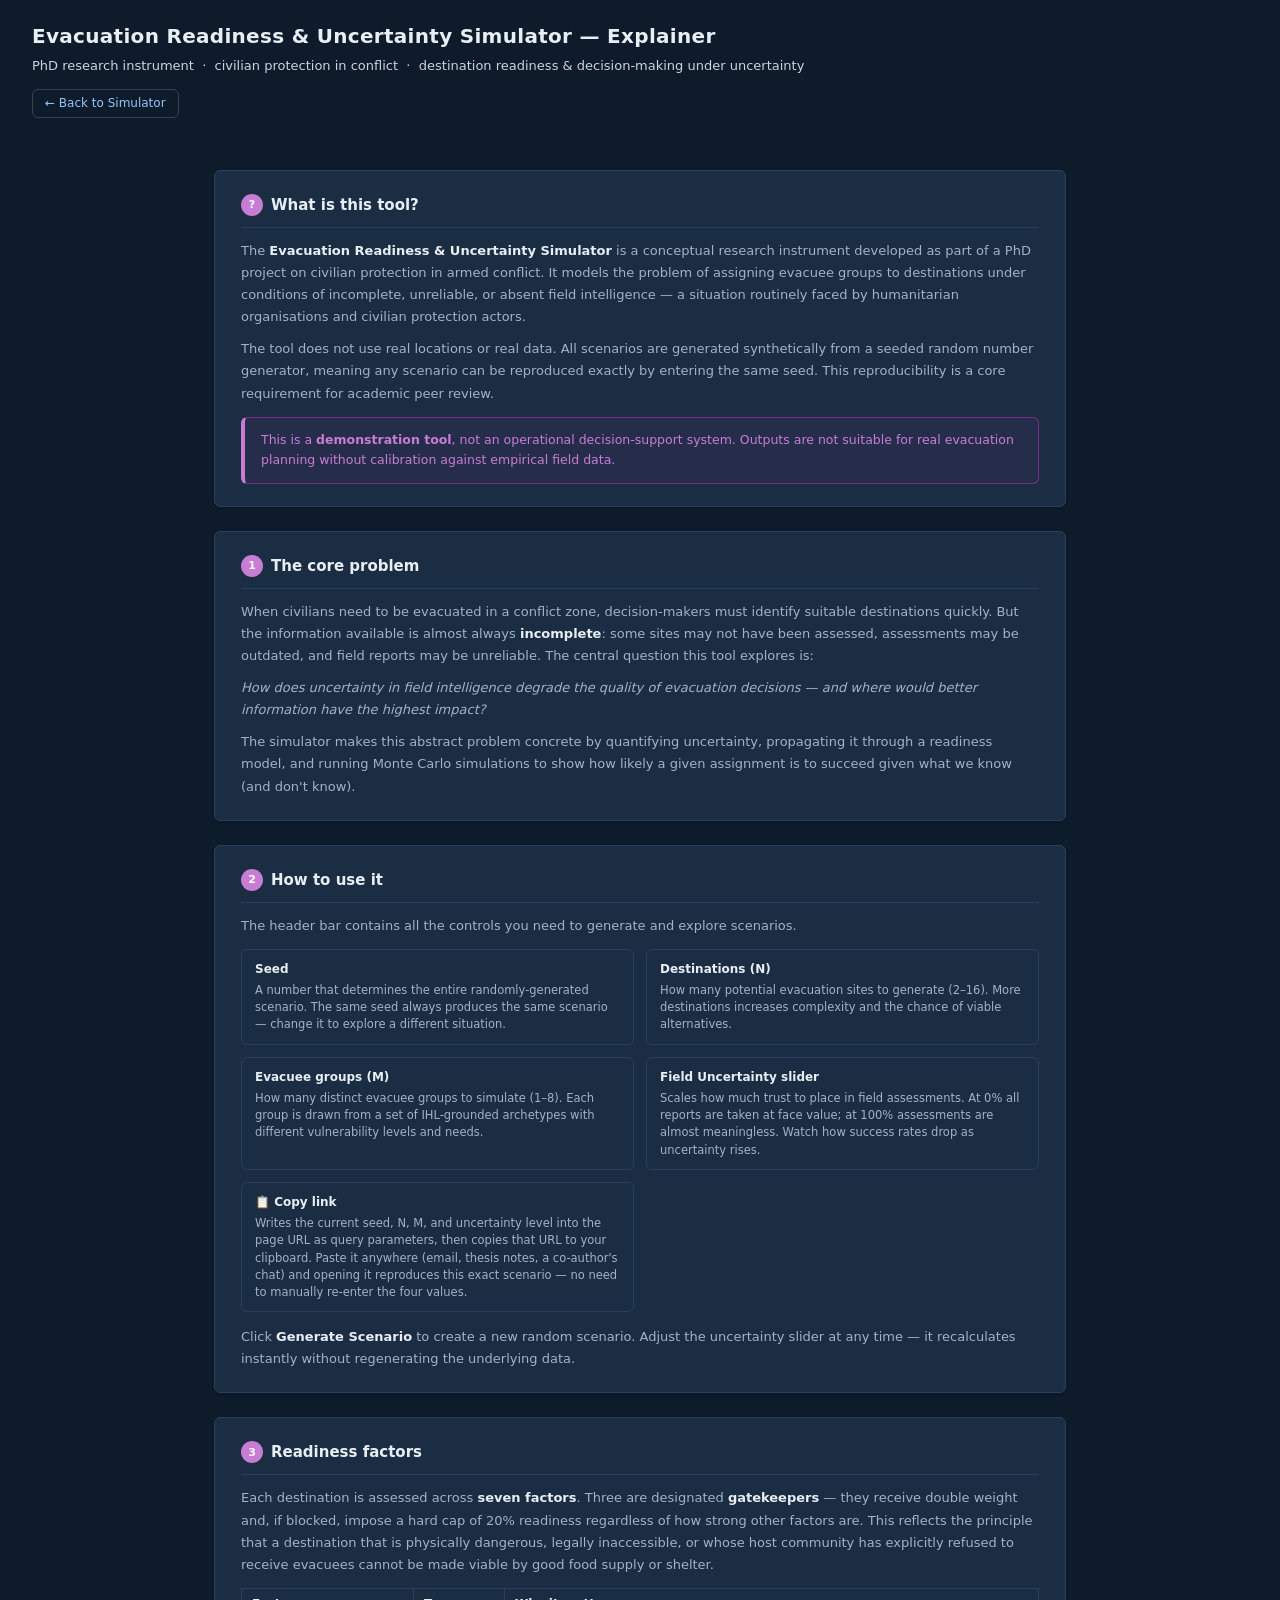
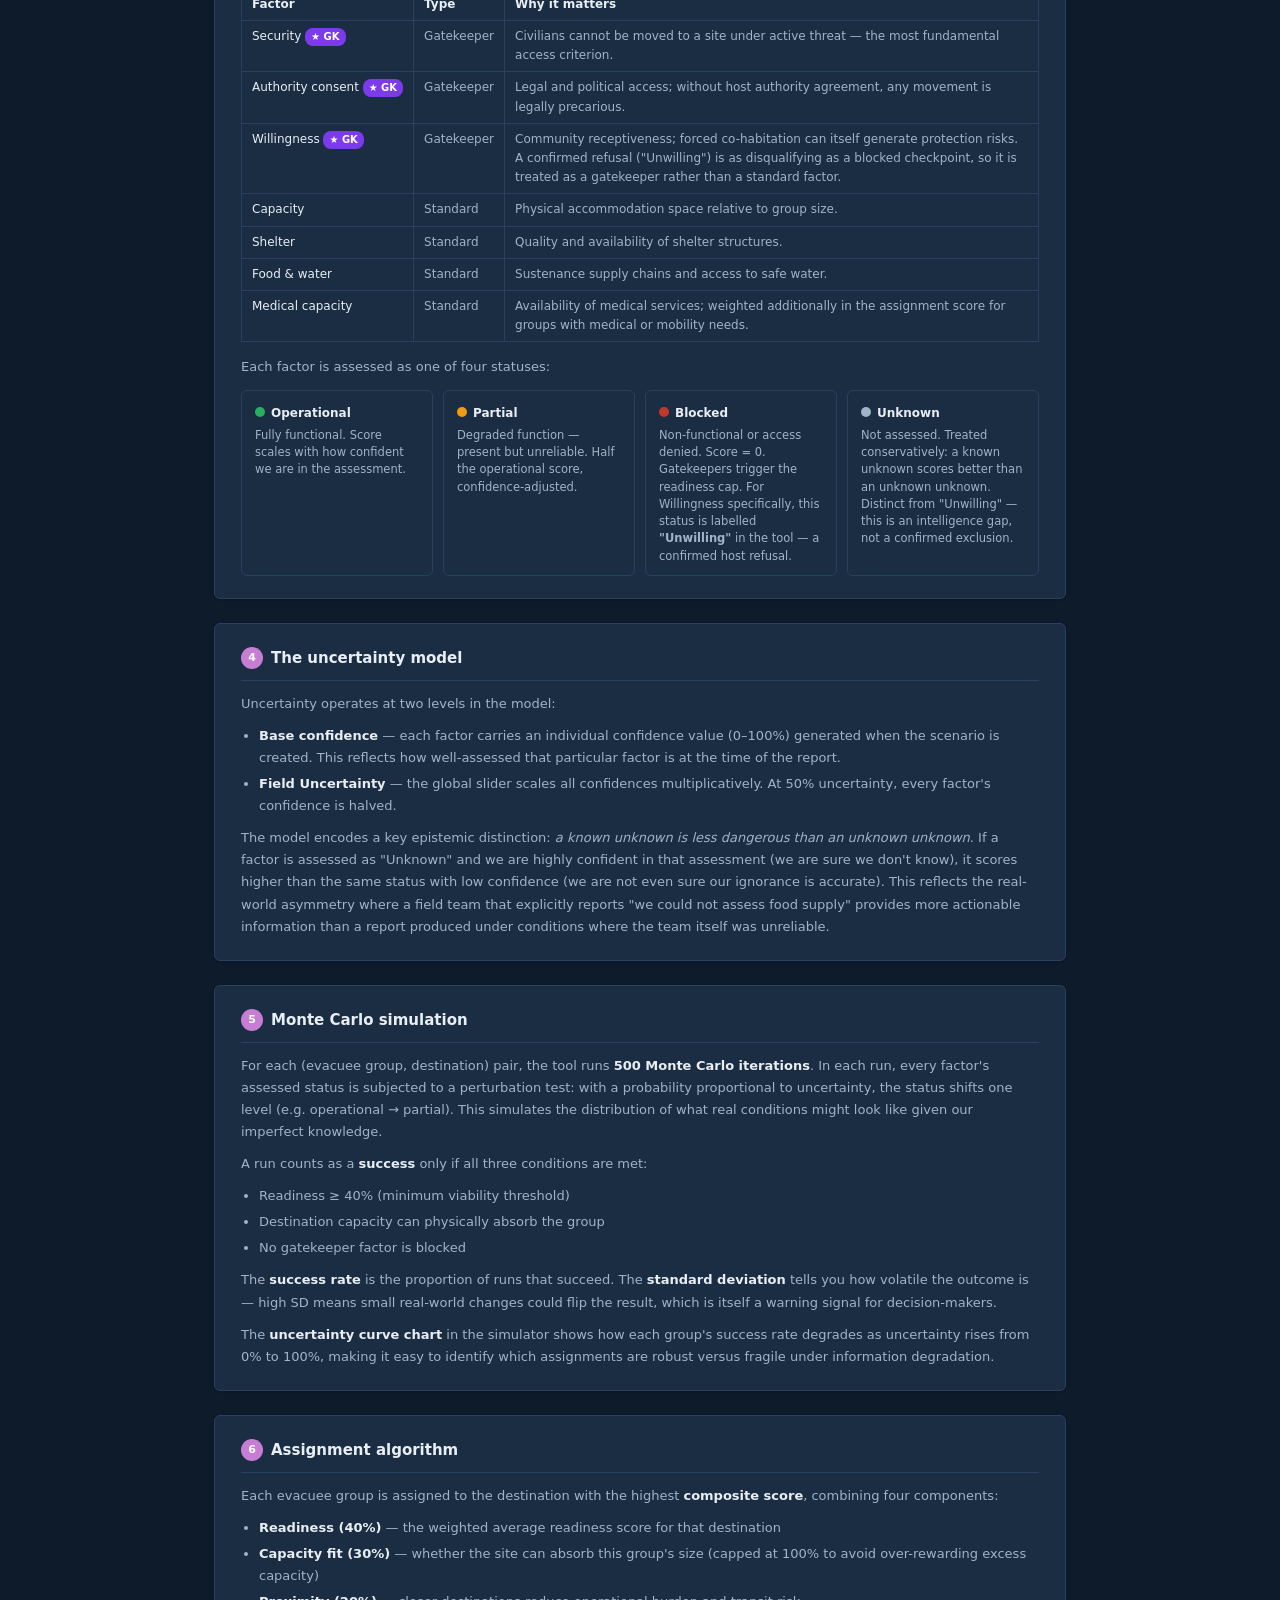
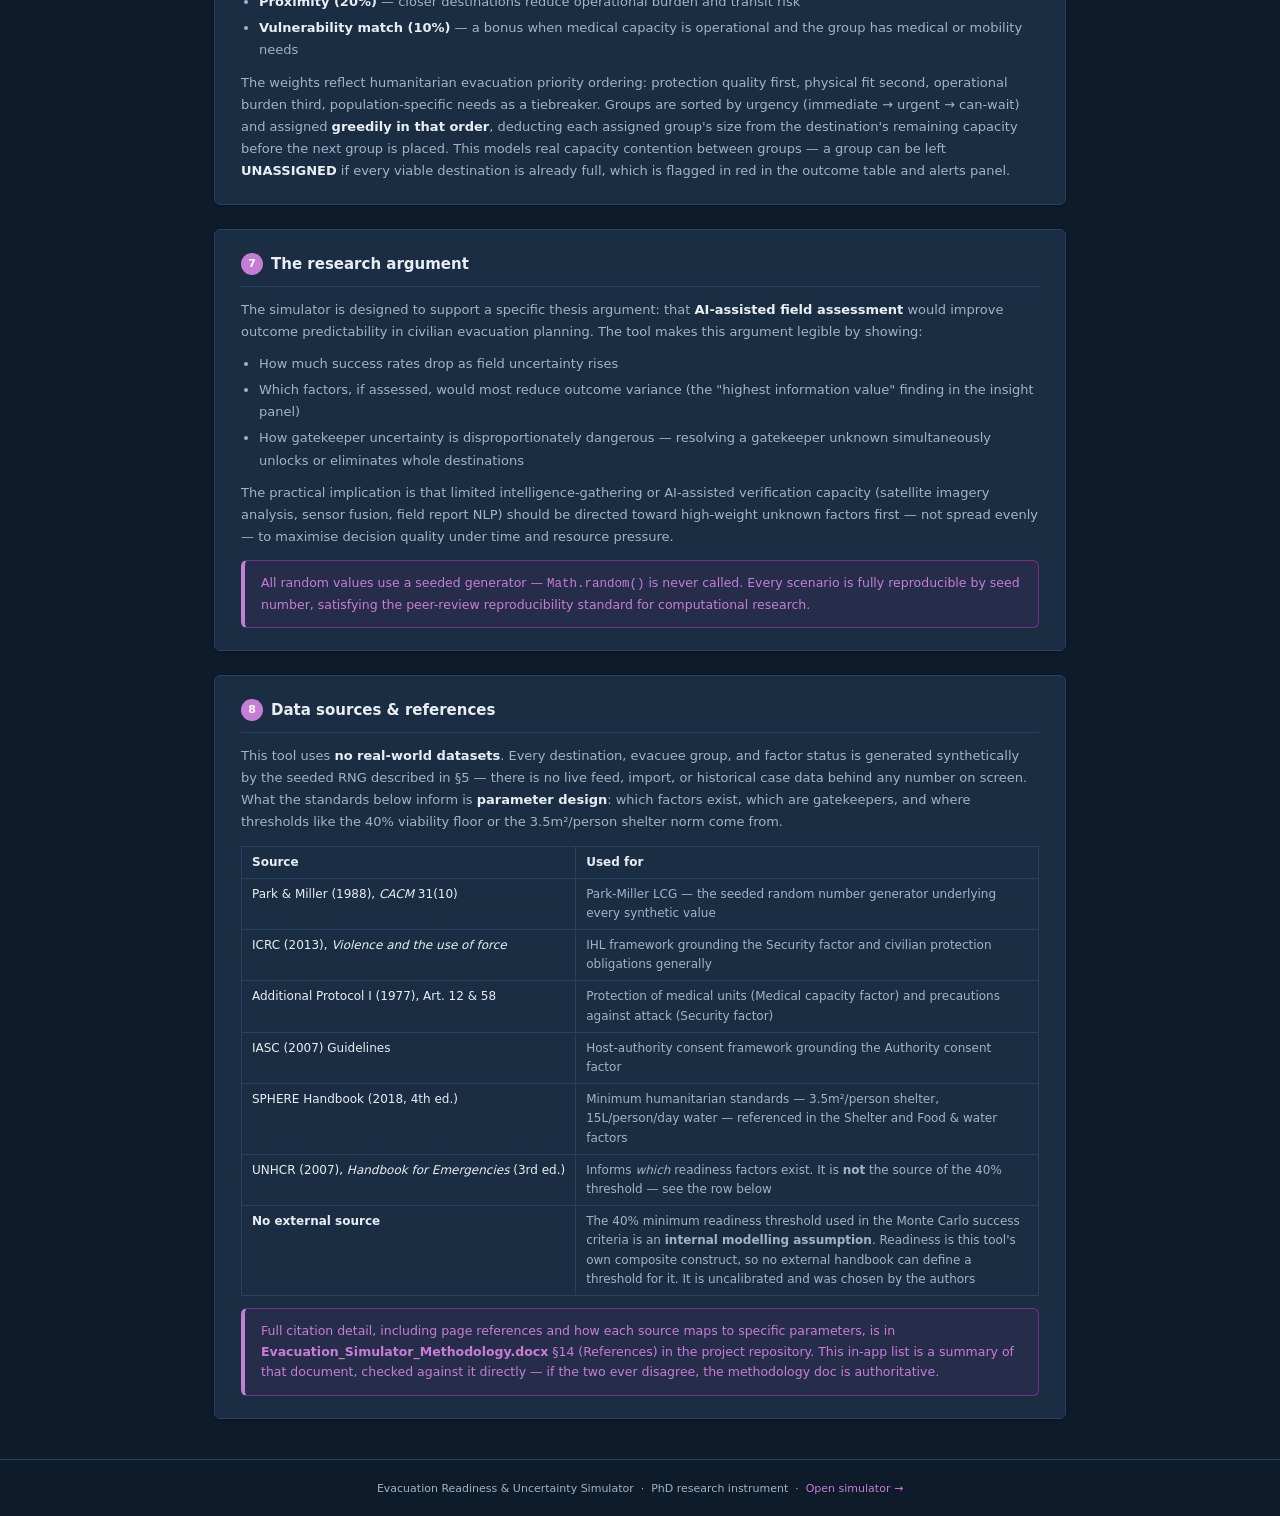
<file: static/routes_explainer.html>
<!DOCTYPE html>
<html lang="en">
<head>
<meta charset="UTF-8">
    <link rel="icon" type="image/svg+xml" href="etc-icon.svg">
    <link rel="icon" type="image/png" sizes="256x256" href="etc-icon.png">
<meta name="viewport" content="width=device-width, initial-scale=1.0">
<title>Explainer — Evacuation Readiness & Uncertainty Simulator</title>
<link rel="stylesheet" href="/static/exodus.css">
<style>
:root {
  --col-bg:          var(--ex-bg);
  --col-header-bg:   var(--ex-bg);
  --col-header-text: var(--ex-ink);
  --col-card-bg:     var(--ex-bg2);
  --col-border:      var(--ex-border);
  --col-text-primary:   var(--ex-ink);
  --col-text-secondary: var(--ex-muted);
  --col-accent:      var(--ex-accent);
  --col-operational: var(--ex-green);
  --col-partial:     var(--ex-yellow);
  --col-blocked:     var(--ex-red);
  --col-unknown:     var(--ex-muted);
  --font-main:       var(--ex-font);
  --font-mono:       var(--ex-mono);
  --radius:          var(--ex-radius);
  --shadow:          var(--ex-shadow);
}
* { box-sizing: border-box; margin: 0; padding: 0; }
body { font-family: var(--font-main); background: var(--col-bg); color: var(--col-text-primary); font-size: 14px; line-height: 1.6; }

#header { background: var(--col-header-bg); color: var(--col-header-text); padding: 20px 32px; }
#header h1 { font-size: 20px; font-weight: 600; letter-spacing: 0.3px; }
#header .subtitle { font-size: 13px; color: #cbd5e1; margin-top: 4px; }
#header .back-link { display: inline-block; margin-top: 12px; font-size: 12px; color: #93c5fd; text-decoration: none; border: 1px solid #374151; border-radius: var(--radius); padding: 4px 12px; }
#header .back-link:hover { background: rgba(255,255,255,0.08); }

.content { max-width: 900px; margin: 0 auto; padding: 32px 24px; display: flex; flex-direction: column; gap: 24px; }

.card { background: var(--col-card-bg); border: 1px solid var(--col-border); border-radius: var(--radius); padding: 22px 26px; box-shadow: var(--shadow); }
.card h2 { font-size: 15px; font-weight: 700; color: var(--col-text-primary); margin-bottom: 12px; padding-bottom: 10px; border-bottom: 1px solid var(--col-border); display: flex; align-items: center; gap: 8px; }
.card h2 .num { display: inline-flex; align-items: center; justify-content: center; width: 22px; height: 22px; background: var(--col-accent); color: white; border-radius: 50%; font-size: 11px; font-weight: 700; flex-shrink: 0; }
.card p { font-size: 13px; color: var(--col-text-secondary); line-height: 1.7; margin-bottom: 10px; }
.card p:last-child { margin-bottom: 0; }
.card p strong { color: var(--col-text-primary); }
.card ul { padding-left: 18px; margin: 8px 0; }
.card li { font-size: 13px; color: var(--col-text-secondary); line-height: 1.7; margin-bottom: 4px; }
.card li strong { color: var(--col-text-primary); }

.status-grid { display: grid; grid-template-columns: repeat(auto-fill, minmax(190px, 1fr)); gap: 10px; margin-top: 12px; }
.status-item { border: 1px solid var(--col-border); border-radius: var(--radius); padding: 10px 13px; }
.status-item .dot { display: inline-block; width: 10px; height: 10px; border-radius: 50%; margin-right: 6px; }
.status-item .label { font-size: 12px; font-weight: 600; }
.status-item .desc { font-size: 11.5px; color: var(--col-text-secondary); margin-top: 3px; line-height: 1.5; }

.controls-grid { display: grid; grid-template-columns: 1fr 1fr; gap: 12px; margin-top: 12px; }
.ctrl-item { background: var(--col-card-bg); border: 1px solid var(--col-border); border-radius: var(--radius); padding: 10px 13px; }
.ctrl-item .name { font-size: 12px; font-weight: 600; color: var(--col-text-primary); margin-bottom: 3px; }
.ctrl-item .desc { font-size: 11.5px; color: var(--col-text-secondary); line-height: 1.5; }

.highlight-box { background: rgba(123,45,139,0.12); border: 1px solid var(--ex-purple); border-left: 4px solid var(--col-accent); border-radius: var(--radius); padding: 12px 16px; margin-top: 12px; font-size: 12.5px; color: var(--ex-accent); line-height: 1.65; }

.factor-table { width: 100%; border-collapse: collapse; margin-top: 12px; font-size: 12px; }
.factor-table th { text-align: left; padding: 6px 10px; background: var(--col-card-bg); border: 1px solid var(--col-border); font-weight: 600; color: var(--col-text-primary); }
.factor-table td { padding: 6px 10px; border: 1px solid var(--col-border); color: var(--col-text-secondary); vertical-align: top; }
.factor-table td:first-child { font-weight: 500; color: var(--col-text-primary); white-space: nowrap; }
.gk-tag { display: inline-block; padding: 1px 6px; background: #7c3aed; color: white; border-radius: 8px; font-size: 10px; font-weight: 600; }

footer { text-align: center; font-size: 11px; color: var(--col-text-secondary); padding: 20px; border-top: 1px solid var(--col-border); margin-top: 8px; }
footer a { color: var(--col-accent); text-decoration: none; }
</style>
</head>
<body>

<div id="header">
  <h1>Evacuation Readiness &amp; Uncertainty Simulator — Explainer</h1>
  <div class="subtitle">PhD research instrument &nbsp;·&nbsp; civilian protection in conflict &nbsp;·&nbsp; destination readiness &amp; decision-making under uncertainty</div>
  <a class="back-link" href="routes_sim.html">← Back to Simulator</a>
</div>

<div class="content">

  <!-- What is this -->
  <div class="card" id="card-what">
    <h2><span class="num">?</span> What is this tool?</h2>
    <p>The <strong>Evacuation Readiness &amp; Uncertainty Simulator</strong> is a conceptual research instrument developed as part of a PhD project on civilian protection in armed conflict. It models the problem of assigning evacuee groups to destinations under conditions of incomplete, unreliable, or absent field intelligence — a situation routinely faced by humanitarian organisations and civilian protection actors.</p>
    <p>The tool does not use real locations or real data. All scenarios are generated synthetically from a seeded random number generator, meaning any scenario can be reproduced exactly by entering the same seed. This reproducibility is a core requirement for academic peer review.</p>
    <div class="highlight-box">
      This is a <strong>demonstration tool</strong>, not an operational decision-support system. Outputs are not suitable for real evacuation planning without calibration against empirical field data.
    </div>
  </div>

  <!-- The core problem -->
  <div class="card" id="card-1">
    <h2><span class="num">1</span> The core problem</h2>
    <p>When civilians need to be evacuated in a conflict zone, decision-makers must identify suitable destinations quickly. But the information available is almost always <strong>incomplete</strong>: some sites may not have been assessed, assessments may be outdated, and field reports may be unreliable. The central question this tool explores is:</p>
    <p><em>How does uncertainty in field intelligence degrade the quality of evacuation decisions — and where would better information have the highest impact?</em></p>
    <p>The simulator makes this abstract problem concrete by quantifying uncertainty, propagating it through a readiness model, and running Monte Carlo simulations to show how likely a given assignment is to succeed given what we know (and don't know).</p>
  </div>

  <!-- Controls -->
  <div class="card" id="card-2">
    <h2><span class="num">2</span> How to use it</h2>
    <p>The header bar contains all the controls you need to generate and explore scenarios.</p>
    <div class="controls-grid">
      <div class="ctrl-item">
        <div class="name">Seed</div>
        <div class="desc">A number that determines the entire randomly-generated scenario. The same seed always produces the same scenario — change it to explore a different situation.</div>
      </div>
      <div class="ctrl-item">
        <div class="name">Destinations (N)</div>
        <div class="desc">How many potential evacuation sites to generate (2–16). More destinations increases complexity and the chance of viable alternatives.</div>
      </div>
      <div class="ctrl-item">
        <div class="name">Evacuee groups (M)</div>
        <div class="desc">How many distinct evacuee groups to simulate (1–8). Each group is drawn from a set of IHL-grounded archetypes with different vulnerability levels and needs.</div>
      </div>
      <div class="ctrl-item">
        <div class="name">Field Uncertainty slider</div>
        <div class="desc">Scales how much trust to place in field assessments. At 0% all reports are taken at face value; at 100% assessments are almost meaningless. Watch how success rates drop as uncertainty rises.</div>
      </div>
      <div class="ctrl-item">
        <div class="name">📋 Copy link</div>
        <div class="desc">Writes the current seed, N, M, and uncertainty level into the page URL as query parameters, then copies that URL to your clipboard. Paste it anywhere (email, thesis notes, a co-author's chat) and opening it reproduces this exact scenario — no need to manually re-enter the four values.</div>
      </div>
    </div>
    <p style="margin-top:14px">Click <strong>Generate Scenario</strong> to create a new random scenario. Adjust the uncertainty slider at any time — it recalculates instantly without regenerating the underlying data.</p>
  </div>

  <!-- Readiness factors -->
  <div class="card" id="card-3">
    <h2><span class="num">3</span> Readiness factors</h2>
    <p>Each destination is assessed across <strong>seven factors</strong>. Three are designated <strong>gatekeepers</strong> — they receive double weight and, if blocked, impose a hard cap of 20% readiness regardless of how strong other factors are. This reflects the principle that a destination that is physically dangerous, legally inaccessible, or whose host community has explicitly refused to receive evacuees cannot be made viable by good food supply or shelter.</p>
    <table class="factor-table">
      <thead><tr><th>Factor</th><th>Type</th><th>Why it matters</th></tr></thead>
      <tbody>
        <tr><td>Security <span class="gk-tag">★ GK</span></td><td>Gatekeeper</td><td>Civilians cannot be moved to a site under active threat — the most fundamental access criterion.</td></tr>
        <tr><td>Authority consent <span class="gk-tag">★ GK</span></td><td>Gatekeeper</td><td>Legal and political access; without host authority agreement, any movement is legally precarious.</td></tr>
        <tr><td>Willingness <span class="gk-tag">★ GK</span></td><td>Gatekeeper</td><td>Community receptiveness; forced co-habitation can itself generate protection risks. A confirmed refusal ("Unwilling") is as disqualifying as a blocked checkpoint, so it is treated as a gatekeeper rather than a standard factor.</td></tr>
        <tr><td>Capacity</td><td>Standard</td><td>Physical accommodation space relative to group size.</td></tr>
        <tr><td>Shelter</td><td>Standard</td><td>Quality and availability of shelter structures.</td></tr>
        <tr><td>Food &amp; water</td><td>Standard</td><td>Sustenance supply chains and access to safe water.</td></tr>
        <tr><td>Medical capacity</td><td>Standard</td><td>Availability of medical services; weighted additionally in the assignment score for groups with medical or mobility needs.</td></tr>
      </tbody>
    </table>
    <div style="margin-top:14px">
      <p>Each factor is assessed as one of four statuses:</p>
      <div class="status-grid">
        <div class="status-item"><span class="dot" style="background:var(--col-operational)"></span><span class="label">Operational</span><div class="desc">Fully functional. Score scales with how confident we are in the assessment.</div></div>
        <div class="status-item"><span class="dot" style="background:var(--col-partial)"></span><span class="label">Partial</span><div class="desc">Degraded function — present but unreliable. Half the operational score, confidence-adjusted.</div></div>
        <div class="status-item"><span class="dot" style="background:var(--col-blocked)"></span><span class="label">Blocked</span><div class="desc">Non-functional or access denied. Score = 0. Gatekeepers trigger the readiness cap. For Willingness specifically, this status is labelled <strong>"Unwilling"</strong> in the tool — a confirmed host refusal.</div></div>
        <div class="status-item"><span class="dot" style="background:var(--col-unknown)"></span><span class="label">Unknown</span><div class="desc">Not assessed. Treated conservatively: a known unknown scores better than an unknown unknown. Distinct from "Unwilling" — this is an intelligence gap, not a confirmed exclusion.</div></div>
      </div>
    </div>
  </div>

  <!-- Uncertainty model -->
  <div class="card" id="card-4">
    <h2><span class="num">4</span> The uncertainty model</h2>
    <p>Uncertainty operates at two levels in the model:</p>
    <ul>
      <li><strong>Base confidence</strong> — each factor carries an individual confidence value (0–100%) generated when the scenario is created. This reflects how well-assessed that particular factor is at the time of the report.</li>
      <li><strong>Field Uncertainty</strong> — the global slider scales all confidences multiplicatively. At 50% uncertainty, every factor's confidence is halved.</li>
    </ul>
    <p style="margin-top:10px">The model encodes a key epistemic distinction: <em>a known unknown is less dangerous than an unknown unknown</em>. If a factor is assessed as "Unknown" and we are highly confident in that assessment (we are sure we don't know), it scores higher than the same status with low confidence (we are not even sure our ignorance is accurate). This reflects the real-world asymmetry where a field team that explicitly reports "we could not assess food supply" provides more actionable information than a report produced under conditions where the team itself was unreliable.</p>
  </div>

  <!-- Monte Carlo -->
  <div class="card" id="card-5">
    <h2><span class="num">5</span> Monte Carlo simulation</h2>
    <p>For each (evacuee group, destination) pair, the tool runs <strong>500 Monte Carlo iterations</strong>. In each run, every factor's assessed status is subjected to a perturbation test: with a probability proportional to uncertainty, the status shifts one level (e.g. operational → partial). This simulates the distribution of what real conditions might look like given our imperfect knowledge.</p>
    <p>A run counts as a <strong>success</strong> only if all three conditions are met:</p>
    <ul>
      <li>Readiness ≥ 40% (minimum viability threshold)</li>
      <li>Destination capacity can physically absorb the group</li>
      <li>No gatekeeper factor is blocked</li>
    </ul>
    <p style="margin-top:10px">The <strong>success rate</strong> is the proportion of runs that succeed. The <strong>standard deviation</strong> tells you how volatile the outcome is — high SD means small real-world changes could flip the result, which is itself a warning signal for decision-makers.</p>
    <p>The <strong>uncertainty curve chart</strong> in the simulator shows how each group's success rate degrades as uncertainty rises from 0% to 100%, making it easy to identify which assignments are robust versus fragile under information degradation.</p>
  </div>

  <!-- Assignment -->
  <div class="card" id="card-6">
    <h2><span class="num">6</span> Assignment algorithm</h2>
    <p>Each evacuee group is assigned to the destination with the highest <strong>composite score</strong>, combining four components:</p>
    <ul>
      <li><strong>Readiness (40%)</strong> — the weighted average readiness score for that destination</li>
      <li><strong>Capacity fit (30%)</strong> — whether the site can absorb this group's size (capped at 100% to avoid over-rewarding excess capacity)</li>
      <li><strong>Proximity (20%)</strong> — closer destinations reduce operational burden and transit risk</li>
      <li><strong>Vulnerability match (10%)</strong> — a bonus when medical capacity is operational and the group has medical or mobility needs</li>
    </ul>
    <p style="margin-top:10px">The weights reflect humanitarian evacuation priority ordering: protection quality first, physical fit second, operational burden third, population-specific needs as a tiebreaker. Groups are sorted by urgency (immediate → urgent → can-wait) and assigned <strong>greedily in that order</strong>, deducting each assigned group's size from the destination's remaining capacity before the next group is placed. This models real capacity contention between groups — a group can be left <strong>UNASSIGNED</strong> if every viable destination is already full, which is flagged in red in the outcome table and alerts panel.</p>
  </div>

  <!-- Research argument -->
  <div class="card" id="card-7">
    <h2><span class="num">7</span> The research argument</h2>
    <p>The simulator is designed to support a specific thesis argument: that <strong>AI-assisted field assessment</strong> would improve outcome predictability in civilian evacuation planning. The tool makes this argument legible by showing:</p>
    <ul>
      <li>How much success rates drop as field uncertainty rises</li>
      <li>Which factors, if assessed, would most reduce outcome variance (the "highest information value" finding in the insight panel)</li>
      <li>How gatekeeper uncertainty is disproportionately dangerous — resolving a gatekeeper unknown simultaneously unlocks or eliminates whole destinations</li>
    </ul>
    <p style="margin-top:10px">The practical implication is that limited intelligence-gathering or AI-assisted verification capacity (satellite imagery analysis, sensor fusion, field report NLP) should be directed toward high-weight unknown factors first — not spread evenly — to maximise decision quality under time and resource pressure.</p>
    <div class="highlight-box">
      All random values use a seeded generator — <code>Math.random()</code> is never called. Every scenario is fully reproducible by seed number, satisfying the peer-review reproducibility standard for computational research.
    </div>
  </div>

  <!-- Data sources -->
  <div class="card" id="card-8">
    <h2><span class="num">8</span> Data sources &amp; references</h2>
    <p>This tool uses <strong>no real-world datasets</strong>. Every destination, evacuee group, and factor status is generated synthetically by the seeded RNG described in §5 — there is no live feed, import, or historical case data behind any number on screen. What the standards below inform is <strong>parameter design</strong>: which factors exist, which are gatekeepers, and where thresholds like the 40% viability floor or the 3.5m²/person shelter norm come from.</p>
    <table class="factor-table">
      <thead><tr><th>Source</th><th>Used for</th></tr></thead>
      <tbody>
        <tr><td>Park &amp; Miller (1988), <em>CACM</em> 31(10)</td><td>Park-Miller LCG — the seeded random number generator underlying every synthetic value</td></tr>
        <tr><td>ICRC (2013), <em>Violence and the use of force</em></td><td>IHL framework grounding the Security factor and civilian protection obligations generally</td></tr>
        <tr><td>Additional Protocol I (1977), Art. 12 &amp; 58</td><td>Protection of medical units (Medical capacity factor) and precautions against attack (Security factor)</td></tr>
        <tr><td>IASC (2007) Guidelines</td><td>Host-authority consent framework grounding the Authority consent factor</td></tr>
        <tr><td>SPHERE Handbook (2018, 4th ed.)</td><td>Minimum humanitarian standards — 3.5m²/person shelter, 15L/person/day water — referenced in the Shelter and Food &amp; water factors</td></tr>
        <tr><td>UNHCR (2007), <em>Handbook for Emergencies</em> (3rd ed.)</td><td>Informs <em>which</em> readiness factors exist. It is <strong>not</strong> the source of the 40% threshold &mdash; see the row below</td></tr>
        <tr><td><strong>No external source</strong></td><td>The 40% minimum readiness threshold used in the Monte Carlo success criteria is an <strong>internal modelling assumption</strong>. Readiness is this tool's own composite construct, so no external handbook can define a threshold for it. It is uncalibrated and was chosen by the authors</td></tr>
      </tbody>
    </table>
    <div class="highlight-box">
      Full citation detail, including page references and how each source maps to specific parameters, is in <strong>Evacuation_Simulator_Methodology.docx</strong> §14 (References) in the project repository. This in-app list is a summary of that document, checked against it directly — if the two ever disagree, the methodology doc is authoritative.
    </div>
  </div>

</div>

<footer>
  Evacuation Readiness &amp; Uncertainty Simulator &nbsp;·&nbsp; PhD research instrument &nbsp;·&nbsp; <a href="routes_sim.html">Open simulator →</a>
</footer>

</body>
</html>
</file>
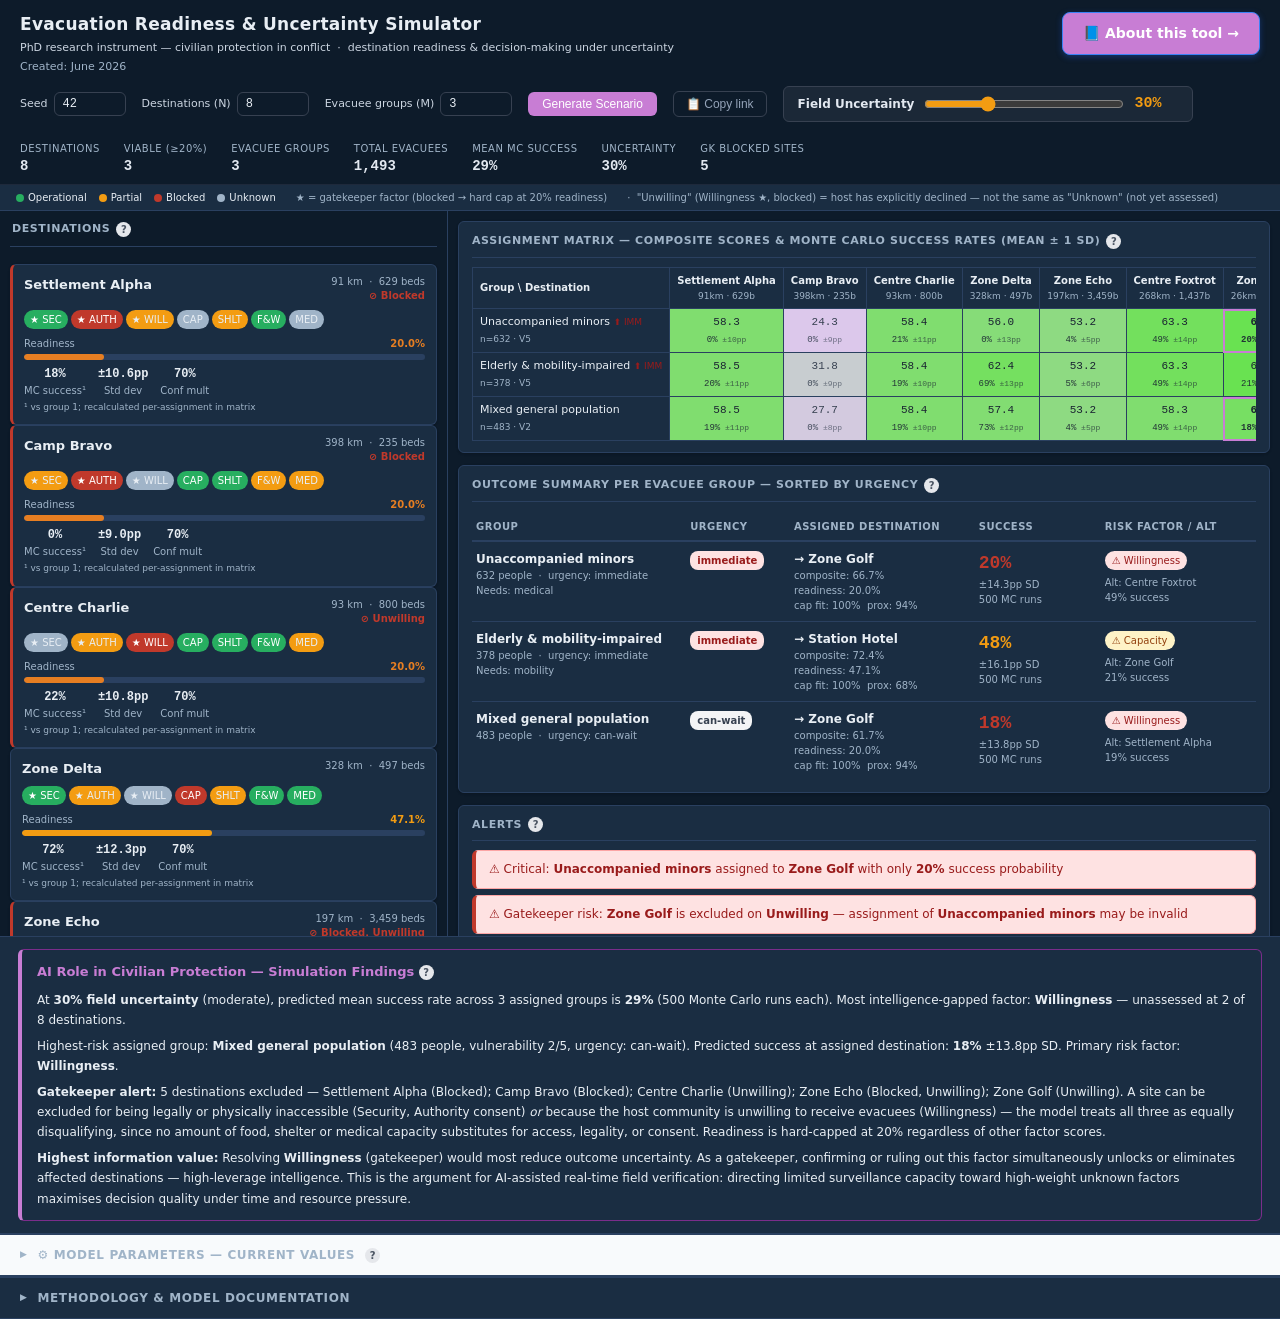
<file: static/routes_sim.html>
<!DOCTYPE html>
<html lang="en">
<head>
<meta charset="UTF-8">
    <link rel="icon" type="image/svg+xml" href="etc-icon.svg">
    <link rel="icon" type="image/png" sizes="256x256" href="etc-icon.png">
<meta name="viewport" content="width=device-width, initial-scale=1.0">
<title>Evacuation Readiness &amp; Uncertainty Simulator</title>
<link rel="stylesheet" href="/static/exodus.css">
<style>
:root {
  /* aliased to the canonical dark Exodus palette — matches Assess / Plan */
  --col-operational: var(--ex-green);
  --col-partial:     var(--ex-yellow);
  --col-blocked:     var(--ex-red);
  --col-unknown:     var(--ex-muted);
  --col-bg:          var(--ex-bg);
  --col-header-bg:   var(--ex-bg);
  --col-header-text: var(--ex-ink);
  --col-card-bg:     var(--ex-bg2);
  --col-border:      var(--ex-border);
  --col-text-primary:   var(--ex-ink);
  --col-text-secondary: var(--ex-muted);
  --col-accent:      var(--ex-accent);
  --font-main:       var(--ex-font);
  --font-mono:       var(--ex-mono);
  --radius:          var(--ex-radius);
  --shadow:          var(--ex-shadow);
}
* { box-sizing: border-box; margin: 0; padding: 0; }
body { font-family: var(--font-main); background: var(--col-bg); color: var(--col-text-primary); font-size: 13px; line-height: 1.5; }

#header { background: var(--col-header-bg); color: var(--col-header-text); padding: 12px 20px; }
#header h1 { font-size: 17px; font-weight: 600; letter-spacing: 0.3px; }
#header .subtitle { font-size: 11px; color: #cbd5e1; margin-top: 2px; }
.header-controls { display: flex; align-items: center; gap: 16px; margin-top: 10px; flex-wrap: wrap; }
.control-group { display: flex; align-items: center; gap: 6px; }
.control-group label { font-size: 11px; color: #cbd5e1; white-space: nowrap; }
.control-group input[type="number"] { width: 72px; padding: 4px 8px; border: 1px solid #374151; border-radius: var(--radius); background: var(--col-bg); color: var(--col-header-text); font-size: 12px; font-family: var(--font-mono); }
#btn-generate { padding: 5px 14px; background: var(--col-accent); color: white; border: none; border-radius: var(--radius); cursor: pointer; font-size: 12px; font-weight: 500; }
#btn-generate:hover { background: #1d4ed8; }
#btn-copy { padding: 5px 12px; background: transparent; color: #94a3b8; border: 1px solid #374151; border-radius: var(--radius); cursor: pointer; font-size: 12px; transition: color 0.15s, background 0.15s; }
#btn-copy:hover { background: rgba(255,255,255,0.08); color: #e2e8f0; }

.uncertainty-section { display: flex; align-items: center; gap: 10px; background: rgba(255,255,255,0.06); border: 1px solid #374151; border-radius: var(--radius); padding: 6px 14px; }
.uncertainty-section label { font-size: 12px; font-weight: 600; color: #e2e8f0; white-space: nowrap; }
#uncertainty-slider { width: 200px; accent-color: var(--col-partial); cursor: pointer; }
#uncertainty-value { font-size: 15px; font-weight: 700; font-family: var(--font-mono); color: var(--col-partial); min-width: 44px; }

#stats-bar { display: flex; gap: 24px; padding: 7px 20px; background: var(--col-bg); border-bottom: 1px solid #1e293b; flex-wrap: wrap; }
.stat-item { display: flex; flex-direction: column; }
.stat-label { font-size: 10px; color: var(--col-text-secondary); text-transform: uppercase; letter-spacing: 0.5px; }
.stat-value { font-size: 14px; font-weight: 600; font-family: var(--font-mono); color: #e2e8f0; }

.factor-legend { display: flex; gap: 12px; flex-wrap: wrap; padding: 5px 16px; background: var(--col-card-bg); border-bottom: 1px solid var(--col-border); font-size: 10px; }
.legend-item { display: flex; align-items: center; gap: 4px; }
.legend-dot { width: 8px; height: 8px; border-radius: 50%; flex-shrink: 0; }

#main { display: flex; height: calc(100vh - 175px); min-height: 500px; }
#left-panel { width: 35%; border-right: 1px solid var(--col-border); overflow-y: auto; padding: 10px; display: flex; flex-direction: column; gap: 8px; }
#right-panel { width: 65%; overflow-y: auto; padding: 10px; display: flex; flex-direction: column; gap: 12px; }

.dest-card { background: var(--col-card-bg); border: 1px solid var(--col-border); border-radius: var(--radius); padding: 10px 11px; box-shadow: var(--shadow); }
.dest-card.gk-blocked { border-left: 3px solid var(--col-blocked); }
.dest-card-header { display: flex; justify-content: space-between; align-items: flex-start; margin-bottom: 7px; }
.dest-name { font-weight: 600; font-size: 13px; }
.dest-meta { font-size: 10px; color: var(--col-text-secondary); text-align: right; line-height: 1.4; }
.factor-pills { display: flex; flex-wrap: wrap; gap: 3px; margin-bottom: 7px; }
.fpill { display: inline-flex; align-items: center; gap: 2px; padding: 2px 6px; border-radius: 10px; font-size: 10px; font-weight: 500; cursor: default; }
.fpill.operational { background: var(--col-operational); color: white; }
.fpill.partial { background: var(--col-partial); color: var(--col-text-primary); }
.fpill.blocked { background: var(--col-blocked); color: white; }
.fpill.unknown { background: var(--col-unknown); color: var(--col-text-primary); }
.rbar-wrap { margin: 5px 0; }
.rbar-labels { display: flex; justify-content: space-between; font-size: 10px; color: var(--col-text-secondary); margin-bottom: 3px; }
.rbar-outer { height: 6px; background: var(--col-border); border-radius: 3px; overflow: hidden; }
.rbar-inner { height: 100%; border-radius: 3px; transition: width 0.25s ease; }
.dest-stats-row { display: flex; gap: 12px; margin-top: 5px; font-size: 10px; color: var(--col-text-secondary); }
.dstat { display: flex; flex-direction: column; align-items: center; }
.dstat-val { font-weight: 600; font-size: 12px; color: var(--col-text-primary); font-family: var(--font-mono); }

.panel-card { background: var(--col-card-bg); border: 1px solid var(--col-border); border-radius: var(--radius); padding: 11px 13px; box-shadow: var(--shadow); }
.section-hdr { display: flex; align-items: center; gap: 6px; font-size: 11px; font-weight: 700; text-transform: uppercase; letter-spacing: 0.6px; color: var(--col-text-secondary); padding-bottom: 7px; border-bottom: 1px solid var(--col-border); margin-bottom: 9px; }

/* Question-mark explainer links — jump to the relevant card in explainer.html */
.qmark { flex-shrink: 0; display: inline-flex; align-items: center; justify-content: center; width: 15px; height: 15px; border-radius: 50%; background: #e5e7eb; color: #4b5563; font-size: 10px; font-weight: 700; text-decoration: none; text-transform: none; letter-spacing: 0; cursor: pointer; }
.qmark:hover { background: var(--col-accent); color: white; }

#matrix-scroll { overflow-x: auto; }
#matrix-table { width: 100%; border-collapse: collapse; font-size: 11px; }
#matrix-table th { padding: 5px 7px; text-align: center; background: var(--col-card-bg); font-weight: 600; border: 1px solid var(--col-border); white-space: nowrap; font-size: 10px; }
#matrix-table th.row-hdr { text-align: left; min-width: 140px; }
#matrix-table td { padding: 5px 7px; text-align: center; border: 1px solid var(--col-border); font-family: var(--font-mono); font-size: 11px; }
#matrix-table td.group-label { text-align: left; font-family: var(--font-main); font-weight: 500; background: var(--col-card-bg); white-space: nowrap; }
#matrix-table td.assigned { outline: 2px solid var(--col-accent); outline-offset: -2px; font-weight: 700; }
#matrix-table td.best-unassigned { outline: 2px dashed var(--col-blocked); outline-offset: -2px; opacity: 0.75; }

/* Outcome table — 5-column grid with urgency column */
.outcome-row { display: grid; grid-template-columns: 1.4fr 0.65fr 1.2fr 0.8fr 1fr; gap: 8px; padding: 8px 4px; border-bottom: 1px solid var(--col-border); align-items: start; }
.outcome-row:last-child { border-bottom: none; }
.outcome-hdr { font-size: 10px; font-weight: 700; color: var(--col-text-secondary); text-transform: uppercase; letter-spacing: 0.5px; border-bottom: 2px solid var(--col-border) !important; padding-bottom: 6px !important; }
.og-name { font-weight: 600; font-size: 12px; }
.og-meta { font-size: 10px; color: var(--col-text-secondary); line-height: 1.5; }
.srate { font-size: 18px; font-weight: 700; font-family: var(--font-mono); }
.risk-badge { font-size: 10px; padding: 2px 7px; border-radius: 10px; display: inline-block; }
.risk-badge.high { background: #fee2e2; color: #991b1b; }
.risk-badge.medium { background: #fef3c7; color: #92400e; }
.risk-badge.low { background: #d1fae5; color: #065f46; }

/* Urgency badges */
.urgency-badge { display: inline-block; padding: 2px 7px; border-radius: 8px; font-size: 10px; font-weight: 600; }
.urgency-badge.immediate { background: #fee2e2; color: #991b1b; }
.urgency-badge.urgent { background: #fef3c7; color: #92400e; }
.urgency-badge.can-wait { background: #f3f4f6; color: #374151; }

#bottom-panel { border-top: 1px solid var(--col-border); padding: 12px 18px; background: var(--col-card-bg); }
#insight-box { background: var(--col-card-bg); border: 1px solid var(--ex-purple); border-left: 4px solid var(--col-accent); border-radius: var(--radius); padding: 11px 15px; font-size: 12px; line-height: 1.7; }
#insight-box h3 { font-size: 13px; font-weight: 600; color: var(--col-accent); margin-bottom: 7px; }
#insight-text p { margin-bottom: 5px; }
#insight-text p:last-child { margin-bottom: 0; }

/* Params panel */
#params-panel { border-top: 2px solid var(--col-border); background: #fff; }
#params-panel summary {
  list-style: none;
  display: flex;
  align-items: center;
  gap: 10px;
  padding: 11px 20px;
  cursor: pointer;
  background: #f8fafc;
  border-bottom: 1px solid var(--col-border);
  font-size: 12px;
  font-weight: 600;
  color: var(--col-text-secondary);
  text-transform: uppercase;
  letter-spacing: 0.6px;
  user-select: none;
}
#params-panel summary::-webkit-details-marker { display: none; }
#params-panel summary::before { content: '▶'; font-size: 9px; transition: transform 0.2s; display: inline-block; }
#params-panel[open] summary::before { transform: rotate(90deg); }
#params-panel summary:hover { background: #f1f5f9; color: var(--col-text-primary); }

/* Methodology section */
#methodology { border-top: 2px solid var(--col-border); background: var(--col-card-bg); }
#methodology summary {
  list-style: none;
  display: flex;
  align-items: center;
  gap: 10px;
  padding: 11px 20px;
  cursor: pointer;
  background: var(--col-card-bg);
  border-bottom: 1px solid var(--col-border);
  font-size: 12px;
  font-weight: 600;
  color: var(--col-text-secondary);
  text-transform: uppercase;
  letter-spacing: 0.6px;
  user-select: none;
}
#methodology summary::-webkit-details-marker { display: none; }
#methodology summary::before { content: '▶'; font-size: 9px; transition: transform 0.2s; display: inline-block; }
#methodology[open] summary::before { transform: rotate(90deg); }
#methodology summary:hover { background: var(--col-bg); color: var(--col-text-primary); }

.method-body {
  padding: 20px;
  display: grid;
  grid-template-columns: 1fr 1fr;
  gap: 20px;
}

.method-section {
  background: var(--col-card-bg);
  border: 1px solid var(--col-border);
  border-radius: var(--radius);
  padding: 14px 16px;
}
.method-section h4 {
  font-size: 12px;
  font-weight: 700;
  color: var(--col-text-primary);
  margin-bottom: 8px;
  padding-bottom: 6px;
  border-bottom: 1px solid var(--col-border);
  display: flex;
  align-items: center;
  gap: 6px;
}
.method-section h4 .mnum {
  display: inline-flex;
  align-items: center;
  justify-content: center;
  width: 18px; height: 18px;
  background: var(--col-accent);
  color: white;
  border-radius: 50%;
  font-size: 9px;
  font-weight: 700;
  flex-shrink: 0;
}
.method-section p, .method-section li {
  font-size: 11.5px;
  color: var(--col-text-secondary);
  line-height: 1.65;
  margin-bottom: 5px;
}
.method-section ul { padding-left: 14px; margin-bottom: 5px; }
.method-section li { margin-bottom: 3px; }
.method-section p:last-child { margin-bottom: 0; }
.method-section strong { color: var(--col-text-primary); }

.formula-block {
  background: var(--col-bg);
  color: #e2e8f0;
  border-radius: 4px;
  padding: 8px 12px;
  font-family: var(--font-mono);
  font-size: 11px;
  line-height: 1.7;
  margin: 8px 0;
  white-space: pre;
}
.formula-var { color: #93c5fd; }
.formula-op  { color: #fbbf24; }
.formula-val { color: #86efac; }
.formula-comment { color: var(--col-text-secondary); }

.method-table {
  width: 100%;
  border-collapse: collapse;
  font-size: 11px;
  margin-top: 6px;
}
.method-table th {
  text-align: left;
  padding: 4px 8px;
  background: var(--col-bg);
  color: var(--col-text-primary);
  font-weight: 600;
  border: 1px solid var(--col-border);
}
.method-table td {
  padding: 4px 8px;
  border: 1px solid var(--col-border);
  color: var(--col-text-secondary);
  vertical-align: top;
}
.method-table td:first-child { font-weight: 500; color: var(--col-text-primary); white-space: nowrap; }
.method-tag {
  display: inline-block;
  padding: 1px 6px;
  border-radius: 8px;
  font-size: 10px;
  font-weight: 600;
  color: white;
}
.method-tag.gk   { background: #7c3aed; }
.method-tag.norm { background: #374151; }
</style>
</head>
<body>

<div id="header">
  <div style="display:flex;justify-content:space-between;align-items:flex-start">
    <div>
      <h1>Evacuation Readiness &amp; Uncertainty Simulator</h1>
      <div class="subtitle">PhD research instrument — civilian protection in conflict &nbsp;·&nbsp; destination readiness &amp; decision-making under uncertainty</div>
      <div class="subtitle" style="margin-top:3px;color:var(--col-text-secondary)">Created: June 2026</div>
    </div>
    <a href="routes_explainer.html" style="flex-shrink:0;font-size:14px;font-weight:700;color:#ffffff;background:var(--col-accent);text-decoration:none;border:1px solid #3b82f6;border-radius:8px;padding:10px 20px;white-space:nowrap;box-shadow:0 2px 6px rgba(37,99,235,.35)">📘 About this tool →</a>
  </div>
  <div class="header-controls">
    <div class="control-group">
      <label>Seed</label>
      <input type="number" id="seed-input" value="42" min="1" max="999999">
    </div>
    <div class="control-group">
      <label>Destinations (N)</label>
      <input type="number" id="n-dest" value="8" min="2" max="16">
    </div>
    <div class="control-group">
      <label>Evacuee groups (M)</label>
      <input type="number" id="n-groups" value="3" min="1" max="8">
    </div>
    <button id="btn-generate">Generate Scenario</button>
    <button id="btn-copy" title="Copy a shareable URL that reproduces this exact scenario (seed, N, M, uncertainty level) — open it anywhere to regenerate the same result">📋 Copy link</button>
    <div class="uncertainty-section">
      <label>Field Uncertainty</label>
      <input type="range" id="uncertainty-slider" min="0" max="100" value="30" step="1">
      <span id="uncertainty-value">30%</span>
    </div>
  </div>
</div>

<div id="stats-bar">
  <div class="stat-item"><span class="stat-label">Destinations</span><span class="stat-value" id="stat-ndest">—</span></div>
  <div class="stat-item"><span class="stat-label">Viable (≥20%)</span><span class="stat-value" id="stat-viable">—</span></div>
  <div class="stat-item"><span class="stat-label">Evacuee groups</span><span class="stat-value" id="stat-ngroups">—</span></div>
  <div class="stat-item"><span class="stat-label">Total evacuees</span><span class="stat-value" id="stat-evacuees">—</span></div>
  <div class="stat-item"><span class="stat-label">Mean MC success</span><span class="stat-value" id="stat-success">—</span></div>
  <div class="stat-item"><span class="stat-label">Uncertainty</span><span class="stat-value" id="stat-unc">—</span></div>
  <div class="stat-item"><span class="stat-label">GK blocked sites</span><span class="stat-value" id="stat-gkblocked">—</span></div>
</div>

<div class="factor-legend">
  <div class="legend-item"><div class="legend-dot" style="background:var(--col-operational)"></div>Operational</div>
  <div class="legend-item"><div class="legend-dot" style="background:var(--col-partial)"></div>Partial</div>
  <div class="legend-item"><div class="legend-dot" style="background:var(--col-blocked)"></div>Blocked</div>
  <div class="legend-item"><div class="legend-dot" style="background:var(--col-unknown)"></div>Unknown</div>
  <span style="color:var(--col-text-secondary);margin-left:8px">★ = gatekeeper factor (blocked → hard cap at 20% readiness)</span>
  <span style="color:var(--col-text-secondary);margin-left:8px">·&nbsp; "Unwilling" (Willingness ★, blocked) = host has explicitly declined — not the same as "Unknown" (not yet assessed)</span>
</div>

<div id="main">
  <div id="left-panel">
    <div class="section-hdr" style="padding:0 2px 8px">Destinations <a class="qmark" href="routes_explainer.html#card-3" target="_blank" rel="noopener" title="What are readiness factors and statuses?">?</a></div>
    <div id="dest-cards"></div>
  </div>
  <div id="right-panel">
    <div class="panel-card">
      <div class="section-hdr">Assignment Matrix — Composite Scores &amp; Monte Carlo Success Rates (mean ± 1 SD) <a class="qmark" href="routes_explainer.html#card-6" target="_blank" rel="noopener" title="How is the assignment algorithm scored?">?</a></div>
      <div id="matrix-scroll"><div id="matrix-container"></div></div>
    </div>
    <div class="panel-card">
      <div class="section-hdr">Outcome Summary per Evacuee Group — sorted by urgency <a class="qmark" href="routes_explainer.html#card-5" target="_blank" rel="noopener" title="How is Monte Carlo success rate computed?">?</a></div>
      <div id="outcome-container"></div>
    </div>
    <div class="panel-card">
      <div class="section-hdr">Alerts <a class="qmark" href="routes_explainer.html#card-5" target="_blank" rel="noopener" title="What triggers a critical vs warning alert?">?</a></div>
      <div id="alerts-container"></div>
    </div>
    <div class="panel-card">
      <div class="section-hdr">Uncertainty Impact — MC Success Rate vs Field Uncertainty (0 → 100%) <a class="qmark" href="routes_explainer.html#card-4" target="_blank" rel="noopener" title="How does the uncertainty model work?">?</a></div>
      <svg id="unc-chart" style="width:100%;display:block"></svg>
    </div>
    <div class="panel-card">
      <div class="section-hdr">Factor Information Value — Where Better Intelligence Helps Most <a class="qmark" href="routes_explainer.html#card-7" target="_blank" rel="noopener" title="Why does this matter for the research argument?">?</a></div>
      <div id="info-value-container"></div>
    </div>
  </div>
</div>

<div id="bottom-panel">
  <div id="insight-box">
    <h3>AI Role in Civilian Protection — Simulation Findings <a class="qmark" href="routes_explainer.html#card-7" target="_blank" rel="noopener" title="Read the full research argument">?</a></h3>
    <div id="insight-text"><p>Generating scenario…</p></div>
  </div>
</div>

<details id="params-panel">
  <summary>⚙ Model Parameters — current values <a class="qmark" href="routes_explainer.html#card-2" target="_blank" rel="noopener" title="What do these controls do?" onclick="event.stopPropagation()">?</a></summary>
  <div style="padding:16px 20px">
    <table style="width:100%;border-collapse:collapse;font-size:11px">
      <thead><tr>
        <th style="text-align:left;padding:5px 8px;background:#f8fafc;border:1px solid var(--col-border);font-weight:600;color:var(--col-text-primary)">Parameter</th>
        <th style="text-align:left;padding:5px 8px;background:#f8fafc;border:1px solid var(--col-border);font-weight:600;color:var(--col-text-primary)">Value</th>
        <th style="text-align:left;padding:5px 8px;background:#f8fafc;border:1px solid var(--col-border);font-weight:600;color:var(--col-text-primary)">Controls</th>
      </tr></thead>
      <tbody id="params-tbody"></tbody>
    </table>
  </div>
</details>

<details id="methodology">
  <summary>Methodology &amp; Model Documentation</summary>
  <div class="method-body">

    <!-- 1. Readiness Scoring -->
    <div class="method-section">
      <h4><span class="mnum">1</span> Readiness Scoring Model</h4>
      <p>Destination readiness is computed as a <strong>weighted average</strong> of seven factor scores. Three factors — Security, Local Authority Consent, and Willingness — are designated <strong>gatekeepers</strong> and receive double weight, reflecting their role as non-substitutable prerequisites: a destination that is physically dangerous, legally inaccessible, <em>or whose host community has explicitly refused to receive evacuees</em> cannot be made viable by strong food supply or shelter alone. Willingness was added to the gatekeeper set because an unwilling host is as disqualifying in practice as a blocked checkpoint — modelling it as a standard (weight-1) factor previously let strong shelter/food/medical scores mask an unviable site.</p>
      <p style="margin-top:6px"><strong>Unknown vs. Unwilling:</strong> for the Willingness factor specifically, a <code style="font-family:var(--font-mono);font-size:10px;background:#f1f4f8;padding:1px 4px;border-radius:3px">blocked</code> status is displayed as <strong>"Unwilling"</strong> rather than the generic "Blocked" — a confirmed refusal by the host community — which is a materially different epistemic state from <strong>"Unknown"</strong> (willingness has simply not been assessed yet). Both still score 0 in the readiness formula, but only "Unwilling" is a confirmed exclusion; "Unknown" is an intelligence gap that AI-assisted assessment could close.</p>
      <div class="formula-block"><span class="formula-var">readiness</span> <span class="formula-op">=</span> <span class="formula-op">(</span>Σ <span class="formula-var">w<sub>i</sub></span> <span class="formula-op">×</span> <span class="formula-var">score<sub>i</sub></span><span class="formula-op">)</span> <span class="formula-op">/</span> Σ <span class="formula-var">w<sub>i</sub></span>

<span class="formula-comment">w = 2 (gatekeeper)  |  w = 1 (standard)</span>

<span class="formula-comment">If any gatekeeper is BLOCKED:</span>
<span class="formula-var">readiness</span> <span class="formula-op">=</span> min<span class="formula-op">(</span><span class="formula-var">readiness</span>, <span class="formula-val">0.20</span><span class="formula-op">)</span></div>
      <table class="method-table">
        <thead><tr><th>Status</th><th>Score</th><th>Rationale</th></tr></thead>
        <tbody>
          <tr><td>Operational</td><td>1.0 × conf</td><td>Fully functional; confidence-scaled</td></tr>
          <tr><td>Partial</td><td>0.5 × conf</td><td>Degraded function; confidence-scaled</td></tr>
          <tr><td>Blocked</td><td>0.0</td><td>Non-functional; gatekeeper triggers cap</td></tr>
          <tr><td>Unknown</td><td>0.30 × (0.5 + 0.5·conf)</td><td>Epistemic conservatism — see §2</td></tr>
        </tbody>
      </table>
    </div>

    <!-- 2. Uncertainty Model -->
    <div class="method-section">
      <h4><span class="mnum">2</span> Uncertainty Model</h4>
      <p>Uncertainty operates at two levels:</p>
      <p><strong>Factor-level confidence</strong> — each factor carries a <em>base confidence</em> value (0–1) generated at scenario creation, reflecting how well-assessed that factor is. The global <strong>Field Uncertainty</strong> slider scales all confidences multiplicatively:</p>
      <div class="formula-block"><span class="formula-var">effectiveConf</span> <span class="formula-op">=</span> <span class="formula-var">baseConf</span> <span class="formula-op">×</span> <span class="formula-op">(</span><span class="formula-val">1</span> <span class="formula-op">−</span> <span class="formula-var">fieldUncertainty</span><span class="formula-op">)</span></div>
      <p><strong>Unknown status treatment</strong> encodes a key epistemic distinction: <em>a known unknown is less dangerous than an unknown unknown</em>. A factor assessed as "unknown" with high confidence (we are sure we don't know) scores higher than the same status with low confidence (we are not even sure our ignorance is accurate):</p>
      <div class="formula-block"><span class="formula-var">score<sub>unknown</sub></span> <span class="formula-op">=</span> <span class="formula-val">0.30</span> <span class="formula-op">×</span> <span class="formula-op">(</span><span class="formula-val">0.5</span> <span class="formula-op">+</span> <span class="formula-val">0.5</span> <span class="formula-op">×</span> <span class="formula-var">effectiveConf</span><span class="formula-op">)</span>

<span class="formula-comment">effectiveConf = 1.0 → score = 0.30  (known unknown)</span>
<span class="formula-comment">effectiveConf = 0.0 → score = 0.15  (unknown unknown)</span></div>
      <p>This models the real-world asymmetry in which a field team that reports "we could not assess food supply" provides actionable information, whereas a report produced under conditions where the team itself was unreliable provides less.</p>
    </div>

    <!-- 3. Monte Carlo -->
    <div class="method-section">
      <h4><span class="mnum">3</span> Monte Carlo Outcome Simulation</h4>
      <p>For each (evacuee group, destination) pair, <strong>500 Monte Carlo runs</strong> simulate the outcome distribution arising from field uncertainty. In each run, every factor's assessed status is independently subjected to a perturbation test:</p>
      <div class="formula-block"><span class="formula-var">P(perturb)</span> <span class="formula-op">=</span> <span class="formula-val">0.85</span> <span class="formula-op">×</span> <span class="formula-op">(</span><span class="formula-val">1</span> <span class="formula-op">−</span> <span class="formula-var">effectiveConf</span><span class="formula-op">)</span>

<span class="formula-comment">If perturbed: status shifts ±1 level</span>
<span class="formula-comment">  operational ↔ partial ↔ blocked ↔ unknown</span></div>
      <p><strong>Success</strong> in a single run requires all three conditions:</p>
      <ul>
        <li>Readiness ≥ <strong>40%</strong> (minimum viability threshold)</li>
        <li>Destination capacity ≥ group size (physical absorption)</li>
        <li>No gatekeeper factor blocked (legal/security access maintained)</li>
      </ul>
      <p>The reported <strong>success rate</strong> is the proportion of runs meeting all three criteria. Standard deviation across runs quantifies outcome uncertainty — high SD indicates a volatile scenario where small real-world changes could flip the outcome.</p>
    </div>

    <!-- 4. Assignment Algorithm -->
    <div class="method-section">
      <h4><span class="mnum">4</span> Assignment Algorithm</h4>
      <p>Groups are first sorted by urgency (immediate → urgent → can-wait), then assigned greedily in that order. Each group is placed at the highest-scoring destination with sufficient remaining capacity. This prevents capacity contention, ensures critical groups are prioritised, and may result in an UNASSIGNED status if all sites are full.</p>
      <div class="formula-block"><span class="formula-var">composite</span> <span class="formula-op">=</span>
  <span class="formula-val">0.40</span> <span class="formula-op">×</span> <span class="formula-var">readiness</span>
<span class="formula-op">+</span> <span class="formula-val">0.30</span> <span class="formula-op">×</span> <span class="formula-var">capacity_fit</span>
<span class="formula-op">+</span> <span class="formula-val">0.20</span> <span class="formula-op">×</span> <span class="formula-var">proximity</span>
<span class="formula-op">+</span> <span class="formula-val">0.10</span> <span class="formula-op">×</span> <span class="formula-var">vulnerability_match</span>

<span class="formula-var">capacity_fit</span>       <span class="formula-op">=</span> min<span class="formula-op">(</span><span class="formula-val">1</span>, dest_capacity <span class="formula-op">/</span> group_size<span class="formula-op">)</span>
<span class="formula-var">proximity</span>          <span class="formula-op">=</span> <span class="formula-val">1</span> <span class="formula-op">−</span> <span class="formula-op">(</span>distance <span class="formula-op">/</span> max_distance<span class="formula-op">)</span>
<span class="formula-var">vulnerability_match</span> <span class="formula-op">=</span> <span class="formula-val">1.0</span> <span class="formula-comment">if medical=operational &amp; special needs</span>
                    <span class="formula-op">=</span> <span class="formula-val">0.5</span> <span class="formula-comment">otherwise</span></div>
      <p>Weights reflect the priority ordering in humanitarian evacuation planning: protection quality first, physical fit second, operational burden third, population needs fourth.</p>
    </div>

    <!-- 5. Synthetic Data -->
    <div class="method-section">
      <h4><span class="mnum">5</span> Synthetic Data Engine</h4>
      <p>All data is generated from a <strong>seeded pseudo-random number generator</strong> using the Park-Miller Linear Congruential Generator (LCG):</p>
      <div class="formula-block"><span class="formula-var">s<sub>n+1</sub></span> <span class="formula-op">=</span> <span class="formula-op">(</span><span class="formula-var">s<sub>n</sub></span> <span class="formula-op">×</span> <span class="formula-val">16807</span><span class="formula-op">)</span> mod <span class="formula-val">2147483647</span>

<span class="formula-comment">Period: 2³¹ − 2 ≈ 2.1 × 10⁹</span>
<span class="formula-comment">Source: Park &amp; Miller (1988), CACM 31(10)</span></div>
      <p>Using a seeded RNG means every scenario is <strong>fully reproducible</strong> by seed number — a critical requirement for thesis research where peer reviewers must be able to regenerate results exactly.</p>
      <p>Destination capacity follows an <strong>exponential distribution</strong> (λ = 3, mapped to [200, 5000]) to reflect the realistic skew of humanitarian site sizes: many small sites, few large camps. Factor status distributions are weighted differently for gatekeepers (more likely impaired in active conflict) versus standard factors.</p>
    </div>

    <!-- 6. Evacuee Groups -->
    <div class="method-section">
      <h4><span class="mnum">6</span> Evacuee Group Archetypes</h4>
      <p>Groups are drawn from eight ecologically valid archetypes grounded in ICRC field taxonomy and IHL protected-person categories. Each archetype has fixed vulnerability, special-needs, and urgency properties; only group size is randomised per scenario.</p>
      <table class="method-table">
        <thead><tr><th>Archetype</th><th>Vuln.</th><th>Needs</th><th>Urgency</th></tr></thead>
        <tbody>
          <tr><td>Elderly &amp; mobility-impaired</td><td>5</td><td>mobility</td><td>immediate</td></tr>
          <tr><td>Families with children</td><td>4</td><td>—</td><td>urgent</td></tr>
          <tr><td>Wounded &amp; medical cases</td><td>5</td><td>medical</td><td>immediate</td></tr>
          <tr><td>Unaccompanied minors</td><td>5</td><td>medical</td><td>immediate</td></tr>
          <tr><td>Pregnant women</td><td>4</td><td>medical</td><td>urgent</td></tr>
          <tr><td>Unaccompanied adults</td><td>2</td><td>—</td><td>can-wait</td></tr>
          <tr><td>Mixed general population</td><td>2</td><td>—</td><td>can-wait</td></tr>
          <tr><td>Journalists &amp; aid workers</td><td>2</td><td>—</td><td>urgent</td></tr>
        </tbody>
      </table>
      <p style="margin-top:6px">The <em>vulnerability_match</em> sub-score in §4 rewards destinations with operational medical capacity when a group has medical or mobility needs — operationalising the IHL principle of proportionate protection for the most vulnerable.</p>
    </div>

    <!-- 7. Design decisions & limitations -->
    <div class="method-section" style="grid-column: 1 / -1;">
      <h4><span class="mnum">7</span> Modelling Assumptions &amp; Limitations</h4>
      <div style="display:grid;grid-template-columns:1fr 1fr;gap:16px">
        <div>
          <p><strong>Assumptions</strong></p>
          <ul>
            <li>Factor statuses are treated as independent — real-world correlation (e.g. security and authority consent often co-vary) is not modelled.</li>
            <li>The 40% readiness success threshold is an <strong>unsourced internal modelling assumption</strong>, not a standard drawn from any humanitarian source. Readiness is this tool's own composite construct, so no external handbook could define a threshold for it. The figure is uncalibrated and should be calibrated against field data before any applied use.</li>
            <li>Status perturbation shifts by exactly one ordinal level — this is a simplification; real mis-assessments may jump multiple levels (e.g. operational reported as blocked).</li>
            <li>Greedy urgency-ordered assignment prevents capacity contention but does not optimise globally — a group assigned early may block a better match for a later group.</li>
            <li>Distance is used as a proxy for operational burden; real routing constraints (road access, checkpoints, fuel) are not modelled.</li>
          </ul>
        </div>
        <div>
          <p><strong>Scope &amp; intended use</strong></p>
          <ul>
            <li>This is a <em>conceptual demonstration tool</em>, not a decision-support system. Outputs are not suitable for real operational planning without validation against empirical data.</li>
            <li>The tool is designed to illustrate how uncertainty propagates through an evacuation chain and to support the thesis argument that AI-assisted field assessment would improve outcome predictability.</li>
            <li>All random values use the seeded RNG — <code>Math.random()</code> is not called anywhere, ensuring full reproducibility.</li>
            <li>MC runs (N=500) provide tighter confidence intervals than the prior N=100. Information value estimates use N=100 for speed; treat as directional.</li>
          </ul>
          <p style="margin-top:8px"><strong>Parameter reference</strong> — all values are in the <code>PARAMS</code> constant at the top of the script and are also displayed in the ⚙ Model Parameters panel above.</p>
        </div>
      </div>
    </div>

    <!-- 8. Data sources -->
    <div class="method-section" style="grid-column: 1 / -1;">
      <h4><span class="mnum">8</span> Data Sources &amp; References</h4>
      <p>This tool uses <strong>no real-world datasets</strong> — every destination, evacuee group, and factor status is generated synthetically by the seeded RNG (§5). Nothing here is imported or fitted from real evacuation records. The sources below inform <strong>parameter design</strong> — which factors exist, which are gatekeepers, and where thresholds originate — not the data itself.</p>
      <table class="method-table">
        <thead><tr><th>Source</th><th>Used for</th></tr></thead>
        <tbody>
          <tr><td>Park &amp; Miller (1988), CACM 31(10)</td><td>Park-Miller LCG — the seeded random number generator underlying every synthetic value (§5)</td></tr>
          <tr><td>ICRC (2013), <em>Violence and the use of force</em></td><td>IHL framework grounding the Security gatekeeper factor</td></tr>
          <tr><td>Additional Protocol I (1977), Art. 12 &amp; 58</td><td>Protection of medical units (Medical capacity) and precautions against attack (Security)</td></tr>
          <tr><td>IASC (2007) Guidelines</td><td>Host-authority consent framework grounding the Authority consent gatekeeper factor</td></tr>
          <tr><td>SPHERE Handbook (2018, 4th ed.)</td><td>Minimum standards — 3.5m²/person shelter, 15L/person/day water — behind the Shelter and Food &amp; water factors</td></tr>
          <tr><td>UNHCR (2007), <em>Handbook for Emergencies</em> (3rd ed.)</td><td>Informs <em>which</em> readiness factors exist. It is <strong>not</strong> the source of the 40% threshold &mdash; see the row below</td></tr>
          <tr><td><strong>No external source</strong></td><td>The 40% minimum readiness viability threshold (§3, <code>SUCCESS_MIN_READINESS</code>) is an <strong>internal modelling assumption</strong>. Readiness is this tool's own composite of seven factor scores, so no external handbook can define a threshold for it. The figure is uncalibrated and was chosen by the authors</td></tr>
        </tbody>
      </table>
      <p style="margin-top:8px">Full citation detail is in <code style="font-family:var(--font-mono);font-size:10.5px;background:#f1f4f8;padding:1px 4px;border-radius:3px">Evacuation_Simulator_Methodology.docx</code> §14 (References) in the project repository. This table is a summary of that document, checked directly against it — the methodology doc is authoritative if the two ever diverge. Note the Willingness factor's gatekeeper promotion (§1) and the 500-run Monte Carlo default (§3) postdate methodology doc v1.0 and are not yet reflected there.</p>
    </div>

  </div>
</details>

<script>
'use strict';

// ============================================================
// SIMULATION CONSTANTS
// ============================================================
const PARAMS = {
  MC_RUNS: 500,              // Monte Carlo iterations per (group, destination) pair
  UNC_CURVE_STEPS: 10,       // Points on uncertainty curve: 0%, 10%, … 100%

  GATEKEEPER_WEIGHT: 2,      // Gatekeepers count double
  NORMAL_WEIGHT: 1,
  GK_BLOCKED_CAP: 0.20,      // Hard readiness cap when any gatekeeper is blocked

  SCORE_OP: 1.0,
  SCORE_PART: 0.5,
  SCORE_BLOCKED: 0.0,
  SCORE_UNKNOWN_BASE: 0.30,

  W_READINESS: 0.40,
  W_CAPACITY: 0.30,
  W_PROXIMITY: 0.20,
  W_VULN: 0.10,

  SUCCESS_MIN_READINESS: 0.40,

  CAP_MIN: 200, CAP_MAX: 5000,
  DIST_MIN: 20, DIST_MAX: 400,
  SIZE_MIN: 50, SIZE_MAX: 2000,

  MAX_PERTURB_PROB: 0.85,
};

const PARAM_DOCS = {
  MC_RUNS:               'Monte Carlo iterations per (group, destination) pair',
  UNC_CURVE_STEPS:       'Data points on the uncertainty sensitivity curve',
  GATEKEEPER_WEIGHT:     'Weight multiplier for gatekeeper factors (Security, Authority)',
  NORMAL_WEIGHT:         'Weight for standard (non-gatekeeper) factors',
  GK_BLOCKED_CAP:        'Hard readiness ceiling when any gatekeeper is blocked',
  SCORE_OP:              'Factor score for Operational status (before confidence scaling)',
  SCORE_PART:            'Factor score for Partial status (before confidence scaling)',
  SCORE_BLOCKED:         'Factor score for Blocked status',
  SCORE_UNKNOWN_BASE:    'Base score for Unknown status (epistemic conservatism)',
  W_READINESS:           'Composite score weight — destination readiness quality',
  W_CAPACITY:            'Composite score weight — capacity fit (capped at 1.0)',
  W_PROXIMITY:           'Composite score weight — proximity to origin zone',
  W_VULN:                'Composite score weight — vulnerability / needs match',
  SUCCESS_MIN_READINESS: 'Minimum readiness for a MC run to count as success',
  CAP_MIN:               'Minimum generated destination capacity (beds)',
  CAP_MAX:               'Maximum generated destination capacity (beds)',
  DIST_MIN:              'Minimum generated distance to destination (km)',
  DIST_MAX:              'Maximum generated distance to destination (km)',
  SIZE_MIN:              'Minimum generated evacuee group size (persons)',
  SIZE_MAX:              'Maximum generated evacuee group size (persons)',
  MAX_PERTURB_PROB:      'Max probability of status shift per factor at 100% uncertainty',
};

const FACTORS = [
  { id: 'security',    label: 'Security',          short: 'SEC',  gk: true  },
  { id: 'authority',   label: 'Authority consent',  short: 'AUTH', gk: true  },
  { id: 'willingness', label: 'Willingness',        short: 'WILL', gk: true, blockedLabel: 'Unwilling' },
  { id: 'capacity',    label: 'Capacity',           short: 'CAP',  gk: false },
  { id: 'shelter',     label: 'Shelter',            short: 'SHLT', gk: false },
  { id: 'food_water',  label: 'Food & water',       short: 'F&W',  gk: false },
  { id: 'medical',     label: 'Medical capacity',   short: 'MED',  gk: false },
];
const STATUSES = ['operational', 'partial', 'blocked', 'unknown'];

// A gatekeeper factor's "blocked" status is displayed with a factor-specific
// label where the generic word "Blocked" would be misleading — e.g. a host
// community that has explicitly declined is "Unwilling", not physically
// blocked. This is distinct from "Unknown" (willingness has not been assessed
// at all): one is a confirmed exclusion, the other is an intelligence gap.
function statusLabel(f, status) {
  if (status === 'blocked' && f.blockedLabel) return f.blockedLabel;
  return status.charAt(0).toUpperCase() + status.slice(1);
}
function blockedGkFactors(dest) {
  return FACTORS.filter(f => f.gk && dest.factors[f.id].status === 'blocked');
}

const ARCHETYPES = [
  { name: 'Elderly & mobility-impaired', vuln: 5, needs: 'mobility', urgency: 'immediate' },
  { name: 'Families with children',      vuln: 4, needs: null,       urgency: 'urgent'    },
  { name: 'Unaccompanied adults',        vuln: 2, needs: null,       urgency: 'can-wait'  },
  { name: 'Wounded & medical cases',     vuln: 5, needs: 'medical',  urgency: 'immediate' },
  { name: 'Unaccompanied minors',        vuln: 5, needs: 'medical',  urgency: 'immediate' },
  { name: 'Pregnant women',             vuln: 4, needs: 'medical',  urgency: 'urgent'    },
  { name: 'Mixed general population',   vuln: 2, needs: null,       urgency: 'can-wait'  },
  { name: 'Journalists & aid workers',  vuln: 2, needs: null,       urgency: 'urgent'    },
];

const DEST_PREFIXES = ['Camp','Settlement','Hub','Centre','Station','Zone','Site','Compound'];
const DEST_NAMES    = ['Alpha','Bravo','Charlie','Delta','Echo','Foxtrot','Golf','Hotel',
                       'India','Juliet','Kilo','Lima','Mike','November','Oscar','Papa'];

// ============================================================
// SEEDED RNG — Park-Miller LCG (unchanged)
// ============================================================
class RNG {
  constructor(seed) {
    this.s = Math.max(1, Math.abs(Math.floor(seed)) % 2147483646) || 1;
  }
  next() {
    this.s = (this.s * 16807) % 2147483647;
    return (this.s - 1) / 2147483646;
  }
  int(lo, hi)   { return Math.floor(this.next() * (hi - lo + 1)) + lo; }
  pick(arr)     { return arr[this.int(0, arr.length - 1)]; }
  expo(lo, hi)  {
    const lam = 3.0;
    const t = -Math.log(1 - this.next() * (1 - Math.exp(-lam))) / lam;
    return Math.round(lo + t * (hi - lo));
  }
}

// ============================================================
// DATA GENERATION (unchanged)
// ============================================================
function generateDestinations(rng, n) {
  const out = [];
  for (let i = 0; i < n; i++) {
    const factors = {};
    FACTORS.forEach(f => {
      const w = f.gk
        ? [0.30, 0.28, 0.24, 0.18]
        : [0.40, 0.28, 0.10, 0.22];
      const r = rng.next();
      let cum = 0, chosen = 'unknown';
      for (let s = 0; s < STATUSES.length; s++) { cum += w[s]; if (r < cum) { chosen = STATUSES[s]; break; } }
      const baseConf = chosen === 'unknown'  ? rng.next() * 0.45 + 0.05 :
                       chosen === 'blocked'  ? rng.next() * 0.35 + 0.40 :
                                              rng.next() * 0.35 + 0.60;
      factors[f.id] = { status: chosen, baseConf };
    });
    out.push({
      id: `d${i}`,
      name: `${DEST_PREFIXES[rng.int(0, DEST_PREFIXES.length-1)]} ${DEST_NAMES[i < DEST_NAMES.length ? i : rng.int(0, DEST_NAMES.length-1)]}`,
      factors,
      capacity: rng.expo(PARAMS.CAP_MIN, PARAMS.CAP_MAX),
      distance: rng.int(PARAMS.DIST_MIN, PARAMS.DIST_MAX),
    });
  }
  return out;
}

function generateGroups(rng, m) {
  const pool = [...ARCHETYPES];
  for (let i = pool.length - 1; i > 0; i--) {
    const j = rng.int(0, i);
    [pool[i], pool[j]] = [pool[j], pool[i]];
  }
  return pool.slice(0, Math.min(m, pool.length)).map((a, i) => ({
    id: `g${i}`,
    name: a.name,
    size: rng.int(PARAMS.SIZE_MIN, PARAMS.SIZE_MAX),
    vuln: a.vuln,
    needs: a.needs,
    urgency: a.urgency,
  }));
}

// ============================================================
// READINESS SCORING (unchanged)
// ============================================================
function computeReadiness(dest, confMult, overrides) {
  let wSum = 0, wTot = 0, gkBlocked = false;
  const fScores = {};
  FACTORS.forEach(f => {
    const status = (overrides && overrides[f.id]) || dest.factors[f.id].status;
    const effConf = dest.factors[f.id].baseConf * confMult;
    const w = f.gk ? PARAMS.GATEKEEPER_WEIGHT : PARAMS.NORMAL_WEIGHT;
    let score;
    if (status === 'blocked') {
      if (f.gk) gkBlocked = true;
      score = PARAMS.SCORE_BLOCKED;
    } else if (status === 'unknown') {
      score = PARAMS.SCORE_UNKNOWN_BASE * (0.5 + 0.5 * effConf);
    } else {
      const base = status === 'operational' ? PARAMS.SCORE_OP : PARAMS.SCORE_PART;
      score = base * (0.5 + 0.5 * effConf);
    }
    fScores[f.id] = score;
    wSum += w * score;
    wTot += w;
  });
  let readiness = wTot > 0 ? wSum / wTot : 0;
  if (gkBlocked) readiness = Math.min(readiness, PARAMS.GK_BLOCKED_CAP);
  return { readiness, gkBlocked, fScores };
}

// ============================================================
// MONTE CARLO ENGINE (unchanged logic; added optional runs param)
// ============================================================
// Perturbation ordinal. `unknown` is deliberately NOT part of it: "not
// assessed" is an epistemic state, not one step worse than "blocked". When
// `unknown` sat at the end of STATUSES, a blocked gatekeeper could perturb to
// `unknown` — which scores SCORE_UNKNOWN_BASE and does not set gkBlocked — so a
// genuinely blocked/unwilling site could be counted as a Monte-Carlo success,
// evading the GK_BLOCKED_CAP hard cap and inflating reported success rates.
// Perturbation now stays inside operational <-> partial <-> blocked, and
// `unknown` neither perturbs in nor out.
const PERTURB_ORDER = ['operational', 'partial', 'blocked'];

function perturbStatus(status, effConf, rng) {
  if (status === 'unknown') return status;
  const prob = PARAMS.MAX_PERTURB_PROB * (1 - effConf);
  if (rng.next() > prob) return status;
  const idx = PERTURB_ORDER.indexOf(status);
  const dir = rng.next() < 0.5 ? -1 : 1;
  return PERTURB_ORDER[Math.max(0, Math.min(PERTURB_ORDER.length - 1, idx + dir))];
}

function monteCarlo(dest, group, confMult, seed, runs) {
  runs = (runs !== undefined) ? runs : PARAMS.MC_RUNS;
  const rng = new RNG(seed);
  let successes = 0;
  const readinessVals = [];
  for (let run = 0; run < runs; run++) {
    const ov = {};
    FACTORS.forEach(f => {
      const effConf = dest.factors[f.id].baseConf * confMult;
      ov[f.id] = perturbStatus(dest.factors[f.id].status, effConf, rng);
    });
    const { readiness, gkBlocked } = computeReadiness(dest, confMult, ov);
    readinessVals.push(readiness);
    if (readiness >= PARAMS.SUCCESS_MIN_READINESS && dest.capacity >= group.size && !gkBlocked) successes++;
  }
  const mean = readinessVals.reduce((a,b) => a+b, 0) / runs;
  const variance = readinessVals.reduce((a,b) => a + (b-mean)**2, 0) / runs;
  return { successRate: successes / runs, mean, stdDev: Math.sqrt(variance) };
}

// ============================================================
// ASSIGNMENT ALGORITHM
// Groups sorted by urgency; greedy sequential with capacity tracking.
// ============================================================
function compositeScore(dest, group, confMult) {
  const { readiness } = computeReadiness(dest, confMult);
  const capFit   = Math.min(1, dest.capacity / group.size);
  const prox     = 1 - (dest.distance / PARAMS.DIST_MAX);
  const vulnMatch = (group.needs && dest.factors.medical.status === 'operational') ? 1.0 : 0.5;
  const comp = readiness * PARAMS.W_READINESS
             + capFit   * PARAMS.W_CAPACITY
             + prox     * PARAMS.W_PROXIMITY
             + vulnMatch* PARAMS.W_VULN;
  return { comp, readiness, capFit, prox, vulnMatch };
}

function assign(destinations, groups, confMult) {
  const urgencyOrder = { 'immediate': 0, 'urgent': 1, 'can-wait': 2 };
  // Process in urgency order; MC seed uses urgency-sorted index for determinism
  const sortedGroups = [...groups].sort((a, b) => urgencyOrder[a.urgency] - urgencyOrder[b.urgency]);
  const remaining = {};
  destinations.forEach(d => { remaining[d.id] = d.capacity; });

  return sortedGroups.map((group, si) => {
    const ranked = destinations.map((dest, di) => {
      const { comp, readiness, capFit, prox, vulnMatch } = compositeScore(dest, group, confMult);
      const mc = monteCarlo(dest, group, confMult, si * 1000 + di + 1);
      return { destId: dest.id, comp, readiness, capFit, prox, vulnMatch, mc };
    }).sort((a, b) => b.comp - a.comp);

    const viableRanked = ranked.filter(r => remaining[r.destId] >= group.size);
    let primary, unassigned;
    if (viableRanked.length > 0) {
      primary = viableRanked[0];
      remaining[primary.destId] -= group.size;
      unassigned = false;
    } else {
      primary = ranked[0]; // best score, but flagged unassignable
      unassigned = true;
    }

    const alt = viableRanked.length > 1 ? viableRanked[1] : null;
    const primDest = destinations.find(d => d.id === primary.destId);
    const { fScores } = computeReadiness(primDest, confMult);
    const riskFactor = FACTORS.reduce((w, f) => fScores[f.id] < fScores[w.id] ? f : w, FACTORS[0]);

    return { group, ranked, primary, alt, riskFactor, primDest, unassigned };
  });
}

// ============================================================
// INFORMATION VALUE ENGINE
// Lightweight assign (100 MC runs) used for factor-upgrade simulation.
// Seed namespace offset avoids collision with main simulation seeds.
// ============================================================
function assignForInfoValue(destinations, groups, confMult, runs, seedOffset) {
  const urgencyOrder = { 'immediate': 0, 'urgent': 1, 'can-wait': 2 };
  const sorted = [...groups].sort((a, b) => urgencyOrder[a.urgency] - urgencyOrder[b.urgency]);
  const remaining = {};
  destinations.forEach(d => { remaining[d.id] = d.capacity; });

  return sorted.map((group, si) => {
    const scores = destinations.map(dest => ({
      destId: dest.id,
      dest,
      comp: compositeScore(dest, group, confMult).comp,
    })).sort((a, b) => b.comp - a.comp);

    const viable = scores.filter(s => remaining[s.destId] >= group.size);
    if (viable.length === 0) return { successRate: 0 };

    remaining[viable[0].destId] -= group.size;
    const mc = monteCarlo(viable[0].dest, group, confMult, seedOffset + si * 997 + 1, runs);
    return { successRate: mc.successRate };
  });
}

function computeInfoValue(destinations, groups, confMult) {
  const INFO_RUNS = 100;
  const BASE_SEED = 200001;

  const baseResults = assignForInfoValue(destinations, groups, confMult, INFO_RUNS, BASE_SEED);
  const baseMean = baseResults.reduce((s, r) => s + r.successRate, 0) / Math.max(1, baseResults.length);

  return FACTORS.map((f, fi) => {
    const unknownDests = destinations.filter(d => d.factors[f.id].status === 'unknown');
    if (unknownDests.length === 0) {
      return { factor: f, delta: 0, baseMean, newMean: baseMean, unknownCount: 0 };
    }
    // Upgrade all unknown instances of this factor to operational
    const modDests = destinations.map(d => {
      if (d.factors[f.id].status !== 'unknown') return d;
      return { ...d, factors: { ...d.factors, [f.id]: { ...d.factors[f.id], status: 'operational' } } };
    });
    const modResults = assignForInfoValue(modDests, groups, confMult, INFO_RUNS, BASE_SEED + (fi + 1) * 30000);
    const newMean = modResults.reduce((s, r) => s + r.successRate, 0) / Math.max(1, modResults.length);

    return { factor: f, delta: newMean - baseMean, baseMean, newMean, unknownCount: unknownDests.length };
  }).sort((a, b) => b.delta - a.delta);
}

// ============================================================
// UNCERTAINTY CURVES (unchanged)
// ============================================================
function buildCurves(destinations, groups) {
  return groups.map((group, gi) => {
    const pts = [];
    for (let lvl = 0; lvl <= PARAMS.UNC_CURVE_STEPS; lvl++) {
      const unc = lvl / PARAMS.UNC_CURVE_STEPS;
      const cm  = 1 - unc;
      let bestDest = destinations[0], bestComp = -Infinity;
      destinations.forEach((d, di) => {
        const { comp } = compositeScore(d, group, cm);
        if (comp > bestComp) { bestComp = comp; bestDest = d; }
      });
      const mc = monteCarlo(bestDest, group, cm, gi * 10000 + lvl + 50000);
      pts.push({ unc, sr: mc.successRate });
    }
    return pts;
  });
}

// ============================================================
// URL STATE
// ============================================================
// Parse an integer, falling back to `fallback` ONLY when the value is absent or
// non-numeric. `0` is a legitimate value and must survive round-tripping: the
// falsy-coalescing form (`parseInt(x) || fallback`) silently rewrote 0 to the
// default, so a link shared at 0% uncertainty (or seed 0) reopened with
// different settings and the URL-reproducibility guarantee failed at baseline.
function intOr(raw, fallback) {
  const n = parseInt(raw, 10);
  return Number.isFinite(n) ? n : fallback;
}

// Single source of truth for the scenario-input bounds. loadFromURL and
// generateScenario both read these so the values shown in the inputs always
// describe the scenario that was actually simulated.
const INPUT_BOUNDS = {
  seed:    { def: 42 },                    // no range clamp: any integer is a valid stream
  nDest:   { def: 8, min: 2, max: 16 },
  nGroups: { def: 3, min: 1, max: 8 },
};

function boundInt(raw, b) {
  const n = intOr(raw, b.def);
  if (b.min === undefined) return n;
  return Math.max(b.min, Math.min(b.max, n));
}

function updateURL() {
  const params = new URLSearchParams();
  params.set('seed', document.getElementById('seed-input').value);
  params.set('n', document.getElementById('n-dest').value);
  params.set('m', document.getElementById('n-groups').value);
  params.set('u', Math.round(state.uncertaintyLevel * 100));
  history.replaceState(null, '', '?' + params.toString());
}

function loadFromURL() {
  const params = new URLSearchParams(window.location.search);
  // Normalise before assigning: an out-of-range or non-numeric URL param must not
  // be displayed as if it were the value simulated (generateScenario clamps too).
  if (params.has('seed')) document.getElementById('seed-input').value = boundInt(params.get('seed'), INPUT_BOUNDS.seed);
  if (params.has('n'))    document.getElementById('n-dest').value     = boundInt(params.get('n'),    INPUT_BOUNDS.nDest);
  if (params.has('m'))    document.getElementById('n-groups').value   = boundInt(params.get('m'),    INPUT_BOUNDS.nGroups);
  if (params.has('u')) {
    const u = Math.max(0, Math.min(100, intOr(params.get('u'), 30)));
    state.uncertaintyLevel = u / 100;
    document.getElementById('uncertainty-slider').value = u;
    document.getElementById('uncertainty-value').textContent = `${u}%`;
  }
}

function copyLink() {
  updateURL();
  navigator.clipboard.writeText(window.location.href).then(() => {
    const btn = document.getElementById('btn-copy');
    const orig = btn.textContent;
    btn.textContent = '✓ Copied!';
    setTimeout(() => { btn.textContent = orig; }, 2000);
  }).catch(() => {
    prompt('Copy this URL:', window.location.href);
  });
}

// ============================================================
// RENDERING HELPERS
// ============================================================
function readinessColor(r) {
  if (r >= 0.70) return 'var(--col-operational)';
  if (r >= 0.40) return 'var(--col-partial)';
  if (r >= 0.20) return '#e67e22';
  return 'var(--col-blocked)';
}

function renderDestCards(destinations, confMult) {
  const container = document.getElementById('dest-cards');
  container.innerHTML = '';
  destinations.forEach(dest => {
    const { readiness, gkBlocked } = computeReadiness(dest, confMult);
    const mc0 = state.groups.length ? monteCarlo(dest, state.groups[0], confMult, 88888 + intOr(dest.id.slice(1), 0)) : null;
    const blockedGks = blockedGkFactors(dest);

    const card = document.createElement('div');
    card.className = 'dest-card' + (gkBlocked ? ' gk-blocked' : '');
    card.id = 'dc-' + dest.id;

    card.innerHTML = `
      <div class="dest-card-header">
        <div class="dest-name">${dest.name}</div>
        <div class="dest-meta">
          ${dest.distance} km &nbsp;·&nbsp; ${dest.capacity.toLocaleString()} beds
          ${gkBlocked ? `<br><span style="color:var(--col-blocked);font-weight:700">⊘ ${blockedGks.map(f=>statusLabel(f,'blocked')).join(', ')}</span>` : ''}
        </div>
      </div>
      <div class="factor-pills">
        ${FACTORS.map(f => {
          const fd = dest.factors[f.id];
          return `<span class="fpill ${fd.status}" title="${f.label}: ${statusLabel(f,fd.status)} (base conf ${(fd.baseConf*100).toFixed(0)}%)">${f.gk ? '★ ' : ''}${f.short}</span>`;
        }).join('')}
      </div>
      <div class="rbar-wrap">
        <div class="rbar-labels">
          <span>Readiness</span>
          <span style="color:${readinessColor(readiness)};font-weight:700">${(readiness*100).toFixed(1)}%</span>
        </div>
        <div class="rbar-outer"><div class="rbar-inner" style="width:${(readiness*100).toFixed(1)}%;background:${readinessColor(readiness)}"></div></div>
      </div>
      ${mc0 ? `<div class="dest-stats-row">
        <div class="dstat"><span class="dstat-val">${(mc0.successRate*100).toFixed(0)}%</span><span>MC success¹</span></div>
        <div class="dstat"><span class="dstat-val">±${(mc0.stdDev*100).toFixed(1)}pp</span><span>Std dev</span></div>
        <div class="dstat"><span class="dstat-val">${(confMult*100).toFixed(0)}%</span><span>Conf mult</span></div>
      </div>
      <div style="font-size:9px;color:var(--col-text-secondary);margin-top:3px">¹ vs group 1; recalculated per-assignment in matrix</div>` : ''}
    `;
    container.appendChild(card);
  });
}

function renderMatrix(destinations, assignments, confMult) {
  const allComp = assignments.flatMap(a => a.ranked.map(s => s.comp));
  const lo = Math.min(...allComp), hi = Math.max(...allComp);

  let html = '<table id="matrix-table"><thead><tr><th class="row-hdr">Group \\ Destination</th>';
  destinations.forEach(d => {
    html += `<th>${d.name}<br><span style="font-size:9px;font-weight:400;color:var(--col-text-secondary)">${d.distance}km · ${d.capacity.toLocaleString()}b</span></th>`;
  });
  html += '</tr></thead><tbody>';

  assignments.forEach(a => {
    const urgencyLabel = a.group.urgency === 'immediate' ? '<span style="color:#991b1b;font-size:9px">⬆ IMM</span>' :
                         a.group.urgency === 'urgent'    ? '<span style="color:#92400e;font-size:9px">↑ URG</span>' : '';
    html += `<tr><td class="group-label">${a.group.name} ${urgencyLabel}<br><span style="font-size:9px;color:var(--col-text-secondary)">n=${a.group.size.toLocaleString()} · V${a.group.vuln}</span></td>`;
    destinations.forEach(dest => {
      const s = a.ranked.find(r => r.destId === dest.id);
      const comp = s ? s.comp : 0;
      const t = hi > lo ? (comp - lo) / (hi - lo) : 0.5;
      const r = Math.round(220 - t * 130), g2 = Math.round(200 + t * 30), b = Math.round(235 - t * 175);
      const isAssigned      = !a.unassigned && dest.id === a.primary.destId;
      const isBestUnassigned = a.unassigned && dest.id === a.primary.destId;
      const sdText = s ? `±${(s.mc.stdDev*100).toFixed(0)}pp` : '';
      html += `<td class="${isAssigned ? 'assigned' : isBestUnassigned ? 'best-unassigned' : ''}" style="background:rgb(${r},${g2},${b});color:${t > 0.5 ? '#1a2332' : '#374151'}">
        ${(comp*100).toFixed(1)}<br>
        <span style="font-size:9px;opacity:0.9">${(s.mc.successRate*100).toFixed(0)}%</span><span style="font-size:8px;opacity:0.65"> ${sdText}</span>
      </td>`;
    });
    html += '</tr>';
  });
  html += '</tbody></table>';
  document.getElementById('matrix-container').innerHTML = html;
}

function renderOutcomes(assignments, destinations) {
  // Assignments already arrive sorted by urgency from assign()
  let html = `<div class="outcome-row outcome-hdr">
    <div>Group</div><div>Urgency</div><div>Assigned Destination</div><div>Success</div><div>Risk Factor / Alt</div>
  </div>`;

  assignments.forEach(a => {
    const urgClass = a.group.urgency.replace('-', '-'); // 'can-wait' is a valid CSS class
    const urgBadge = `<span class="urgency-badge ${a.group.urgency}">${a.group.urgency}</span>`;

    if (a.unassigned) {
      html += `<div class="outcome-row" style="background:#fef2f2">
        <div>
          <div class="og-name">${a.group.name}</div>
          <div class="og-meta">${a.group.size.toLocaleString()} people &nbsp;·&nbsp; V${a.group.vuln}/5${a.group.needs ? `<br>Needs: ${a.group.needs}` : ''}</div>
        </div>
        <div>${urgBadge}</div>
        <div style="color:var(--col-blocked);font-weight:600;font-size:11px">⊘ UNASSIGNED<br><span style="font-weight:400;font-size:10px">No viable destination — capacity exhausted at all sites</span></div>
        <div style="color:var(--col-blocked);font-size:18px;font-weight:700">—</div>
        <div></div>
      </div>`;
      return;
    }

    const sr = a.primary.mc.successRate;
    const sd = a.primary.mc.stdDev;
    const rl = sr >= 0.70 ? 'low' : sr >= 0.40 ? 'medium' : 'high';
    const srColor = rl === 'high' ? 'var(--col-blocked)' : rl === 'medium' ? 'var(--col-partial)' : 'var(--col-operational)';
    const altDest = a.alt ? destinations.find(d => d.id === a.alt.destId) : null;

    html += `<div class="outcome-row">
      <div>
        <div class="og-name">${a.group.name}</div>
        <div class="og-meta">${a.group.size.toLocaleString()} people &nbsp;·&nbsp; urgency: ${a.group.urgency}${a.group.needs ? `<br>Needs: ${a.group.needs}` : ''}</div>
      </div>
      <div>${urgBadge}</div>
      <div>
        <div style="font-weight:600;font-size:12px">→ ${a.primDest ? a.primDest.name : '—'}</div>
        <div style="font-size:10px;color:var(--col-text-secondary)">
          composite: ${(a.primary.comp*100).toFixed(1)}%<br>
          readiness: ${(a.primary.readiness*100).toFixed(1)}%<br>
          cap fit: ${(a.primary.capFit*100).toFixed(0)}% &nbsp;prox: ${(a.primary.prox*100).toFixed(0)}%
        </div>
      </div>
      <div>
        <div class="srate" style="color:${srColor}">${(sr*100).toFixed(0)}%</div>
        <div style="font-size:10px;color:var(--col-text-secondary)">±${(sd*100).toFixed(1)}pp SD<br>${PARAMS.MC_RUNS} MC runs</div>
      </div>
      <div>
        <span class="risk-badge ${rl}">⚠ ${a.riskFactor.label}</span>
        ${altDest ? `<div style="font-size:10px;margin-top:5px;color:var(--col-text-secondary)">Alt: ${altDest.name}<br>${(a.alt.mc.successRate*100).toFixed(0)}% success</div>` : ''}
      </div>
    </div>`;
  });
  document.getElementById('outcome-container').innerHTML = html;
}

function renderAlerts(assignments, destinations, confMult) {
  const alerts = [];

  assignments.forEach(a => {
    if (a.unassigned) {
      alerts.push({ level: 'critical', msg: `⚠ <strong>${a.group.name}</strong> (${a.group.size.toLocaleString()} people, urgency: ${a.group.urgency}) is UNASSIGNED — capacity exhausted at all sites` });
      return;
    }
    const sr = a.primary.mc.successRate;
    const sd = a.primary.mc.stdDev;
    const destName = a.primDest ? a.primDest.name : '?';

    if (sr < 0.25) {
      alerts.push({ level: 'critical', msg: `⚠ Critical: <strong>${a.group.name}</strong> assigned to <strong>${destName}</strong> with only <strong>${(sr*100).toFixed(0)}%</strong> success probability` });
    }
    const { gkBlocked } = computeReadiness(a.primDest, confMult);
    if (gkBlocked) {
      const labels = blockedGkFactors(a.primDest).map(f => statusLabel(f,'blocked')).join(', ');
      alerts.push({ level: 'critical', msg: `⚠ Gatekeeper risk: <strong>${destName}</strong> is excluded on <strong>${labels}</strong> — assignment of <strong>${a.group.name}</strong> may be invalid` });
    }
    if (sd > 0.20) {
      alerts.push({ level: 'warning', msg: `⚠ Volatile: <strong>${destName}</strong> outcome is highly sensitive to field conditions (SD = ${(sd*100).toFixed(0)}pp) — verify before committing` });
    }
  });

  const container = document.getElementById('alerts-container');
  if (alerts.length === 0) {
    container.innerHTML = '<div style="background:#d1fae5;border:1px solid #6ee7b7;border-left:4px solid #059669;border-radius:6px;padding:10px 14px;color:#065f46;font-size:12px;font-weight:500">✅ No critical flags in this scenario</div>';
  } else {
    container.innerHTML = '<div style="display:flex;flex-direction:column;gap:6px">' +
      alerts.map(al => {
        const bg    = al.level === 'critical' ? '#fee2e2' : '#fef3c7';
        const bdr   = al.level === 'critical' ? '#fca5a5' : '#fde68a';
        const accent= al.level === 'critical' ? 'var(--col-blocked)' : 'var(--col-partial)';
        const col   = al.level === 'critical' ? '#991b1b' : '#92400e';
        return `<div style="background:${bg};border:1px solid ${bdr};border-left:4px solid ${accent};border-radius:var(--radius);padding:9px 13px;font-size:12px;line-height:1.6;color:${col}">${al.msg}</div>`;
      }).join('') + '</div>';
  }
}

function renderInfoValue(infoValues) {
  const container = document.getElementById('info-value-container');
  const hasUnknowns = infoValues.some(iv => iv.unknownCount > 0);
  if (!hasUnknowns) {
    container.innerHTML = '<p style="color:var(--col-text-secondary);font-size:12px;padding:4px 0">All factors are assessed at every destination — no unknown factors in this scenario.</p>';
    return;
  }

  const maxDelta = Math.max(...infoValues.map(iv => iv.delta), 0.001);
  const top = infoValues.find(iv => iv.unknownCount > 0 && iv.delta > 0);
  let html = '';

  if (top) {
    html += `<div style="background:#eff6ff;border:1px solid #bfdbfe;border-left:4px solid var(--col-accent);border-radius:var(--radius);padding:9px 13px;font-size:12px;color:#1e40af;margin-bottom:12px;line-height:1.6">
      🎯 <strong>Highest impact:</strong> resolving <strong>${top.factor.label}</strong>${top.factor.gk ? ' (gatekeeper ★)' : ''} uncertainty would improve mean success rate by <strong>+${(top.delta*100).toFixed(1)}pp</strong> across ${top.unknownCount} destination${top.unknownCount>1?'s':''}
    </div>`;
  }

  html += infoValues.map(iv => {
    const barPct   = Math.max(0, iv.delta) / maxDelta * 100;
    const barColor = iv.factor.gk ? '#7c3aed' : 'var(--col-accent)';
    const deltaText = iv.unknownCount > 0
      ? (iv.delta > 0.001 ? `+${(iv.delta*100).toFixed(1)}pp` : iv.delta < -0.001 ? `${(iv.delta*100).toFixed(1)}pp` : '~0pp')
      : '—';
    return `<div style="margin-bottom:8px">
      <div style="display:flex;justify-content:space-between;align-items:center;margin-bottom:3px">
        <span style="font-size:11px;font-weight:600;color:var(--col-text-primary)">${iv.factor.gk ? '★ ' : ''}${iv.factor.label}</span>
        <span style="font-size:11px;font-family:var(--font-mono);color:${iv.delta > 0.001 ? barColor : 'var(--col-text-secondary)'}">${deltaText}</span>
      </div>
      <div style="height:6px;background:#e5e7eb;border-radius:3px;overflow:hidden">
        <div style="width:${barPct.toFixed(1)}%;height:100%;background:${barColor};border-radius:3px;transition:width 0.25s ease"></div>
      </div>
      <div style="font-size:10px;color:var(--col-text-secondary);margin-top:2px">${iv.unknownCount > 0 ? `${iv.unknownCount} unknown instance${iv.unknownCount>1?'s':''}` : 'No unknown instances'}</div>
    </div>`;
  }).join('');

  container.innerHTML = html;
}

function renderChart(groups, curves) {
  const svg = document.getElementById('unc-chart');
  const W = svg.parentElement.clientWidth || 600;
  const H = 200;
  const M = { t: 18, r: 120, b: 36, l: 46 };
  const pw = W - M.l - M.r, ph = H - M.t - M.b;

  const ns = 'http://www.w3.org/2000/svg';
  const mk = (tag, attrs) => {
    const el = document.createElementNS(ns, tag);
    Object.entries(attrs).forEach(([k,v]) => el.setAttribute(k, v));
    return el;
  };
  const txt = (x, y, str, attrs) => {
    const el = mk('text', { x, y, ...attrs });
    el.textContent = str;
    return el;
  };

  svg.setAttribute('viewBox', `0 0 ${W} ${H}`);
  svg.setAttribute('height', H);
  svg.innerHTML = '';

  const g = mk('g', { transform: `translate(${M.l},${M.t})` });
  svg.appendChild(g);

  for (let i = 0; i <= 5; i++) {
    const y = ph - (i/5)*ph;
    g.appendChild(mk('line', { x1:0, x2:pw, y1:y, y2:y, stroke:'#e5e7eb', 'stroke-width':1 }));
    g.appendChild(txt(-5, y+4, `${i*20}%`, { 'text-anchor':'end', 'font-size':9, fill:'#94a3b8' }));
  }

  const ty = ph - 0.4*ph;
  g.appendChild(mk('line', { x1:0, x2:pw, y1:ty, y2:ty, stroke:'var(--col-blocked)', 'stroke-width':1, 'stroke-dasharray':'4,3' }));
  g.appendChild(txt(pw+4, ty+4, '40% min', { 'font-size':9, fill:'var(--col-blocked)' }));

  const cx = state.uncertaintyLevel * pw;
  g.appendChild(mk('line', { x1:cx, x2:cx, y1:0, y2:ph, stroke:'#6366f1', 'stroke-width':1.5, 'stroke-dasharray':'3,2' }));

  const COLORS = ['#2563eb','#059669','#d97706','#7c3aed','#dc2626','#0891b2','#65a30d','#c026d3'];

  curves.forEach((pts, gi) => {
    const col = COLORS[gi % COLORS.length];
    const path = pts.map((pt, i) => `${i===0?'M':'L'}${(pt.unc*pw).toFixed(1)},${(ph - pt.sr*ph).toFixed(1)}`).join(' ');
    g.appendChild(mk('path', { d:path, stroke:col, 'stroke-width':2, fill:'none', 'stroke-linejoin':'round' }));

    const idx = Math.min(Math.round(state.uncertaintyLevel * PARAMS.UNC_CURVE_STEPS), pts.length-1);
    const curPt = pts[idx];
    g.appendChild(mk('circle', { cx:(curPt.unc*pw).toFixed(1), cy:(ph - curPt.sr*ph).toFixed(1), r:4, fill:col, stroke:'white', 'stroke-width':1.5 }));

    const ly = gi*15 + 6;
    g.appendChild(mk('line', { x1:pw+10, x2:pw+22, y1:ly, y2:ly, stroke:col, 'stroke-width':2 }));
    g.appendChild(txt(pw+26, ly+4, groups[gi].name.slice(0,20), { 'font-size':9, fill:col }));
  });

  g.appendChild(mk('line', { x1:0, x2:pw, y1:ph, y2:ph, stroke:'#94a3b8', 'stroke-width':1 }));
  [0,25,50,75,100].forEach(p => {
    const x = (p/100)*pw;
    g.appendChild(txt(x, ph+13, `${p}%`, { 'text-anchor':'middle', 'font-size':9, fill:'#94a3b8' }));
  });
  g.appendChild(txt(-34, ph/2, 'MC success rate', { transform:`rotate(-90,-34,${ph/2})`, 'text-anchor':'middle', 'font-size':9, fill:'#6b7280' }));
  g.appendChild(txt(pw/2, ph+28, 'Field uncertainty level', { 'text-anchor':'middle', 'font-size':9, fill:'#6b7280' }));
}

function renderInsights(destinations, groups, assignments) {
  const unc = state.uncertaintyLevel;
  const confMult = 1 - unc;

  const unknownCt = {};
  FACTORS.forEach(f => { unknownCt[f.id] = 0; });
  destinations.forEach(d => FACTORS.forEach(f => { if (d.factors[f.id].status === 'unknown') unknownCt[f.id]++; }));

  const topUnknown = [...FACTORS].sort((a, b) => {
    const wa = a.gk ? PARAMS.GATEKEEPER_WEIGHT : PARAMS.NORMAL_WEIGHT;
    const wb = b.gk ? PARAMS.GATEKEEPER_WEIGHT : PARAMS.NORMAL_WEIGHT;
    return (wb * unknownCt[b.id]) - (wa * unknownCt[a.id]);
  })[0];

  const assigned = assignments.filter(a => !a.unassigned);
  const unassignedCt = assignments.length - assigned.length;
  const worst = assigned.length ? assigned.reduce((w, a) => a.primary.mc.successRate < w.primary.mc.successRate ? a : w, assigned[0]) : null;
  const gkBlocked = destinations.filter(d => FACTORS.some(f => f.gk && d.factors[f.id].status === 'blocked'));
  const meanSr = assigned.length ? assigned.reduce((s, a) => s + a.primary.mc.successRate, 0) / assigned.length : 0;

  const valuableUnknown = FACTORS.filter(f => unknownCt[f.id] > 0)
    .sort((a, b) => {
      const wa = a.gk ? PARAMS.GATEKEEPER_WEIGHT : PARAMS.NORMAL_WEIGHT;
      const wb = b.gk ? PARAMS.GATEKEEPER_WEIGHT : PARAMS.NORMAL_WEIGHT;
      return (wb * unknownCt[b.id]) - (wa * unknownCt[a.id]);
    })[0];

  const uncLabel = unc <= 0.20 ? 'low' : unc <= 0.50 ? 'moderate' : unc <= 0.75 ? 'high' : 'very high';

  let html = `<p>At <strong>${(unc*100).toFixed(0)}% field uncertainty</strong> (${uncLabel}), predicted mean success rate across
    ${assigned.length} assigned group${assigned.length!==1?'s':''} is <strong>${(meanSr*100).toFixed(0)}%</strong>
    (${PARAMS.MC_RUNS} Monte Carlo runs each).
    ${unassignedCt > 0 ? `<strong style="color:var(--col-blocked)">${unassignedCt} group${unassignedCt>1?'s':''} could not be assigned — all destinations at capacity.</strong>` : ''}
    ${topUnknown && unknownCt[topUnknown.id] > 0
      ? `Most intelligence-gapped factor: <strong>${topUnknown.label}</strong> — unassessed at ${unknownCt[topUnknown.id]} of ${destinations.length} destinations.`
      : 'All factors have been assessed across all destinations.'}</p>`;

  if (worst) {
    html += `<p>Highest-risk assigned group: <strong>${worst.group.name}</strong>
    (${worst.group.size.toLocaleString()} people, vulnerability ${worst.group.vuln}/5, urgency: ${worst.group.urgency}).
    Predicted success at assigned destination: <strong>${(worst.primary.mc.successRate*100).toFixed(0)}%</strong>
    ±${(worst.primary.mc.stdDev*100).toFixed(1)}pp SD. Primary risk factor: <strong>${worst.riskFactor.label}</strong>.</p>`;
  }

  if (gkBlocked.length > 0) {
    const gkDetail = gkBlocked.map(d => `${d.name} (${blockedGkFactors(d).map(f=>statusLabel(f,'blocked')).join(', ')})`).join('; ');
    html += `<p><strong>Gatekeeper alert:</strong> ${gkBlocked.length} destination${gkBlocked.length>1?'s':''}
    excluded — ${gkDetail}. A site can be excluded for being legally or physically inaccessible
    (Security, Authority consent) <em>or</em> because the host community is unwilling to receive evacuees
    (Willingness) — the model treats all three as equally disqualifying, since no amount of food, shelter or
    medical capacity substitutes for access, legality, or consent. Readiness is hard-capped at
    ${(PARAMS.GK_BLOCKED_CAP*100).toFixed(0)}% regardless of other factor scores.</p>`;
  }

  if (valuableUnknown) {
    html += `<p><strong>Highest information value:</strong> Resolving <strong>${valuableUnknown.label}</strong>
    ${valuableUnknown.gk ? '(gatekeeper)' : ''} would most reduce outcome uncertainty.
    ${valuableUnknown.gk
      ? 'As a gatekeeper, confirming or ruling out this factor simultaneously unlocks or eliminates affected destinations — high-leverage intelligence. This is the argument for AI-assisted real-time field verification: directing limited surveillance capacity toward high-weight unknown factors maximises decision quality under time and resource pressure.'
      : 'Resolving this unknown across destinations improves composite scoring accuracy and reduces Monte Carlo variance. AI-assisted ground-truth assessment tools (satellite imagery analysis, sensor fusion, field report NLP) would most directly benefit outcome predictability if deployed against this factor first.'}</p>`;
  }

  if (unc > 0.60) {
    html += `<p style="font-style:italic;color:var(--col-text-secondary)">At ${(unc*100).toFixed(0)}% uncertainty,
    assignment rankings are unstable — the "optimal" assignment under perfect information may differ from
    the current recommendation. Decision-makers should treat these assignments as indicative, verify with
    physical ground assessments, and maintain alternative routing.</p>`;
  }

  document.getElementById('insight-text').innerHTML = html;
}

function updateStats(destinations, groups, assignments) {
  const confMult = 1 - state.uncertaintyLevel;
  const viable = destinations.filter(d => {
    const { readiness, gkBlocked } = computeReadiness(d, confMult);
    return !gkBlocked && readiness >= 0.20;
  }).length;
  const gkBlockedCt = destinations.filter(d => computeReadiness(d, confMult).gkBlocked).length;
  const totalPpl = groups.reduce((s, g) => s + g.size, 0);
  const assignedList = assignments.filter(a => !a.unassigned);
  const meanSr = assignedList.length ? assignedList.reduce((s, a) => s + a.primary.mc.successRate, 0) / assignedList.length : 0;

  document.getElementById('stat-ndest').textContent    = destinations.length;
  document.getElementById('stat-viable').textContent   = viable;
  document.getElementById('stat-ngroups').textContent  = groups.length;
  document.getElementById('stat-evacuees').textContent = totalPpl.toLocaleString();
  document.getElementById('stat-success').textContent  = `${(meanSr*100).toFixed(0)}%`;
  document.getElementById('stat-unc').textContent      = `${(state.uncertaintyLevel*100).toFixed(0)}%`;
  document.getElementById('stat-gkblocked').textContent = gkBlockedCt;
}

function renderParamsPanel() {
  const tbody = document.getElementById('params-tbody');
  if (!tbody) return;
  const pctKeys = new Set(['GK_BLOCKED_CAP','SCORE_OP','SCORE_PART','SCORE_BLOCKED','SCORE_UNKNOWN_BASE',
    'W_READINESS','W_CAPACITY','W_PROXIMITY','W_VULN','SUCCESS_MIN_READINESS','MAX_PERTURB_PROB']);
  tbody.innerHTML = Object.entries(PARAMS).map(([k, v]) => {
    const display = pctKeys.has(k) ? `${(v*100).toFixed(0)}%` : v;
    return `<tr>
      <td style="padding:5px 8px;border:1px solid var(--col-border);font-family:var(--font-mono);font-size:11px;color:var(--col-text-primary)">${k}</td>
      <td style="padding:5px 8px;border:1px solid var(--col-border);font-family:var(--font-mono);font-size:12px;font-weight:600;color:var(--col-accent)">${display}</td>
      <td style="padding:5px 8px;border:1px solid var(--col-border);font-size:11px;color:var(--col-text-secondary)">${PARAM_DOCS[k] || '—'}</td>
    </tr>`;
  }).join('');
}

// ============================================================
// GLOBAL STATE + RUN LOOP
// ============================================================
const state = {
  destinations: [],
  groups: [],
  assignments: [],
  curves: [],
  uncertaintyLevel: 0.30,
};

function runSimulation() {
  const cm = 1 - state.uncertaintyLevel;
  const assignments = assign(state.destinations, state.groups, cm);
  state.assignments = assignments;
  const infoValues = computeInfoValue(state.destinations, state.groups, cm);

  renderDestCards(state.destinations, cm);
  renderMatrix(state.destinations, assignments, cm);
  renderOutcomes(assignments, state.destinations);
  renderAlerts(assignments, state.destinations, cm);
  renderChart(state.groups, state.curves);
  renderInfoValue(infoValues);
  renderInsights(state.destinations, state.groups, assignments);
  updateStats(state.destinations, state.groups, assignments);
  updateURL();
  publishRoutesState();
}

// Publish a uniform summary so the ★ Brief can synthesise across all five
// models without knowing this tab's internals.
function publishRoutesState() {
  try {
    if (!state.assignments || !state.assignments.length) return;
    const srs = state.assignments.map(a => a.primary.mc.successRate);
    const avg = srs.reduce((a,b)=>a+b,0) / srs.length;
    const high = srs.filter(s => s < 0.40).length;
    const med  = srs.filter(s => s >= 0.40 && s < 0.70).length;
    const low  = srs.filter(s => s >= 0.70).length;
    const top3 = state.destinations
      .map(d => ({ name: d.name, capacity: d.capacity }))
      .slice(0, 3);
    const headlineNumber = Math.round(avg * 100);
    sessionStorage.setItem('exodus.state.routes.v1', JSON.stringify({
      tab: 'routes',
      headlineNumber,
      headlineLabel: 'avg success (%)',
      summary: `${state.groups.length} groups → ${state.destinations.length} destinations · ${headlineNumber}% avg success · uncertainty ${Math.round(state.uncertaintyLevel*100)}%`,
      detail: {
        seed: state.seed || null,
        destinations: state.destinations.length,
        groups: state.groups.length,
        uncertainty: state.uncertaintyLevel,
        successAvg: avg,
        riskBuckets: { high, medium: med, low },
        topDestinations: top3,
      },
      updatedAt: new Date().toISOString(),
    }));
  } catch(_) { /* sessionStorage may be unavailable in some sandboxes */ }
}

function generateScenario() {
  const seed    = boundInt(document.getElementById('seed-input').value,  INPUT_BOUNDS.seed);
  const nDest   = boundInt(document.getElementById('n-dest').value,      INPUT_BOUNDS.nDest);
  const nGroups = boundInt(document.getElementById('n-groups').value,    INPUT_BOUNDS.nGroups);

  const rng = new RNG(seed);
  state.destinations = generateDestinations(rng, nDest);
  state.groups       = generateGroups(rng, nGroups);

  state.destinations.forEach((d, i) => {
    const missing = FACTORS.filter(f => !d.factors[f.id]);
    if (missing.length) console.error(`Dest ${i} (${d.name}) missing factors:`, missing.map(f=>f.id));
    if (d.capacity < PARAMS.CAP_MIN || d.capacity > PARAMS.CAP_MAX)
      console.warn(`Dest ${i} capacity ${d.capacity} out of range`);
  });

  state.curves = buildCurves(state.destinations, state.groups);
  runSimulation();
}

// ============================================================
// EVENT WIRING
// ============================================================
document.getElementById('btn-generate').addEventListener('click', generateScenario);
document.getElementById('btn-copy').addEventListener('click', copyLink);

document.getElementById('uncertainty-slider').addEventListener('input', function() {
  state.uncertaintyLevel = this.value / 100;
  document.getElementById('uncertainty-value').textContent = `${this.value}%`;
  runSimulation();
});

window.addEventListener('resize', () => {
  if (state.groups.length) renderChart(state.groups, state.curves);
});

// ============================================================
// INITIALISE
// ============================================================
loadFromURL();
renderParamsPanel();
generateScenario();

// ── Shell integration ────────────────────────────────────────────────────
// When the user pins a conflict upstream (01 Locate), regenerate the
// scenario deterministically for that crisis instead of seed 42.
function _hashIso3(iso3) {
  // simple deterministic int from a 3-char string, kept in seed range
  let h = 0;
  for (let i = 0; i < iso3.length; i++) h = ((h * 31) + iso3.charCodeAt(i)) >>> 0;
  return (h % 999000) + 1000;
}
let _ctxApplied = false;
function applyExodusContext(ctx) {
  if (!ctx || !ctx.iso3 || _ctxApplied) return;
  _ctxApplied = true;
  // Deterministic seed per country so two analysts see the same scenario
  const seedInput = document.getElementById('seed-input');
  if (seedInput) seedInput.value = String(_hashIso3(ctx.iso3));
  // Scale evacuee groups from severity: sev 5 → many groups, sev 1 → few
  if (ctx.sev != null) {
    const nGroups = Math.max(1, Math.min(8, Math.round(Number(ctx.sev) * 1.5)));
    const gInput = document.getElementById('n-groups');
    if (gInput) gInput.value = String(nGroups);
  }
  generateScenario();
}
window.addEventListener('message', e => {
  const m = e.data;
  if (m && m.type === 'exodus:context') applyExodusContext(m.context || {});
});
try { window.parent.postMessage({ type: 'exodus:context.request' }, '*'); } catch(_) {}
</script>
</body>
</html>
</file>
<file: static/exodus.css>
/* ───────────────────────────────────────────────────────────────────
   Exodus design tokens — single source of truth across all tabs.
   Each tab's local :root re-aliases its own variable names to these.
   ─────────────────────────────────────────────────────────────────── */
:root {
  /* surfaces (dark, used by Brief / Assess / Plan) */
  --ex-bg:        #0d1b2a;
  --ex-bg2:       #1a2d42;
  --ex-bg3:       #1e3450;
  --ex-bg4:       #243d5c;

  /* surfaces (light, used by Locate / Routes map-style tabs) */
  --ex-bg-light:  #f4f6f9;
  --ex-card-light:#ffffff;
  --ex-ink-light: #1c2733;
  --ex-muted-light:#5b6b7a;
  --ex-line-light:#dce3ea;

  /* text */
  --ex-ink:       #e8eef4;
  --ex-muted:     #a0b4c8;

  /* brand */
  --ex-purple:    #7b2d8b;
  --ex-purple2:   #9b3dab;
  --ex-accent:    #c87dd4;

  /* lines + semantic */
  --ex-border:    #2a4060;
  --ex-green:     #27ae60;
  --ex-yellow:    #f39c12;
  --ex-orange:    #e67e22;
  --ex-red:       #c0392b;
  --ex-extreme:   #8e44ad;
  --ex-blue:      #2c7fb8;
  --ex-teal:      #1abc9c;

  /* shape + motion */
  --ex-radius:    6px;
  --ex-radius-lg: 10px;
  --ex-shadow:    0 1px 3px rgba(0,0,0,0.12), 0 1px 2px rgba(0,0,0,0.08);
  --ex-shadow-lg: 0 4px 16px rgba(0,0,0,0.18);

  /* typography */
  --ex-font:      'Segoe UI', system-ui, -apple-system, BlinkMacSystemFont, Roboto, Helvetica, Arial, sans-serif;
  --ex-mono:      'JetBrains Mono', Consolas, Monaco, monospace;
  --ex-fs:        13px;
  --ex-lh:        1.5;
}

/* Baseline so every iframe shares the same font + box-sizing. Page-specific
   selectors can still override anything they need to. */
*, *::before, *::after { box-sizing: border-box; }
html, body { font-family: var(--ex-font); font-size: var(--ex-fs); line-height: var(--ex-lh); }

/* ── shared primitives — opt-in via .ex-* classes ───────────────────── */
.ex-btn {
  font-family: inherit; font-size: .82rem; font-weight: 600;
  border: 1px solid var(--ex-border); background: var(--ex-bg2); color: var(--ex-ink);
  padding: 8px 14px; border-radius: var(--ex-radius); cursor: pointer;
  display: inline-flex; align-items: center; gap: 8px;
  transition: background .15s, border-color .15s, color .15s;
}
.ex-btn:hover { background: var(--ex-bg3); border-color: var(--ex-purple2); color: var(--ex-accent); }
.ex-btn--primary { background: linear-gradient(135deg, var(--ex-purple), var(--ex-purple2)); border-color: var(--ex-purple2); color: #fff; }
.ex-btn--primary:hover { filter: brightness(1.1); color: #fff; }

.ex-card {
  background: var(--ex-bg2); border: 1px solid var(--ex-border);
  border-radius: var(--ex-radius-lg); padding: 16px 18px; box-shadow: var(--ex-shadow);
}
.ex-card h3 { font-size: .95rem; font-weight: 700; margin: 0 0 8px; color: var(--ex-ink); }
.ex-card .ex-card-label {
  font-size: .65rem; text-transform: uppercase; letter-spacing: 1px;
  color: var(--ex-muted); font-weight: 700; margin-bottom: 6px;
}

.ex-tag {
  display: inline-block; font-size: .62rem; font-weight: 700; letter-spacing: .5px;
  text-transform: uppercase; padding: 2px 7px; border-radius: 3px;
  background: rgba(155,61,171,.18); color: var(--ex-accent); border: 1px solid rgba(155,61,171,.4);
}
</file>
<file: static/behavioral_sim/assets/index-JA-Q5im7.css>
*,*:before,*:after{box-sizing:border-box}body{margin:0;background:#f8f7f4}input[type=range]{width:100%;cursor:pointer}button{cursor:pointer;background:transparent;border:.5px solid rgba(0,0,0,.2);border-radius:6px;padding:5px 11px;font-size:12px}button:hover{background:#0000000d}button:disabled{opacity:.4;cursor:not-allowed}
</file>
